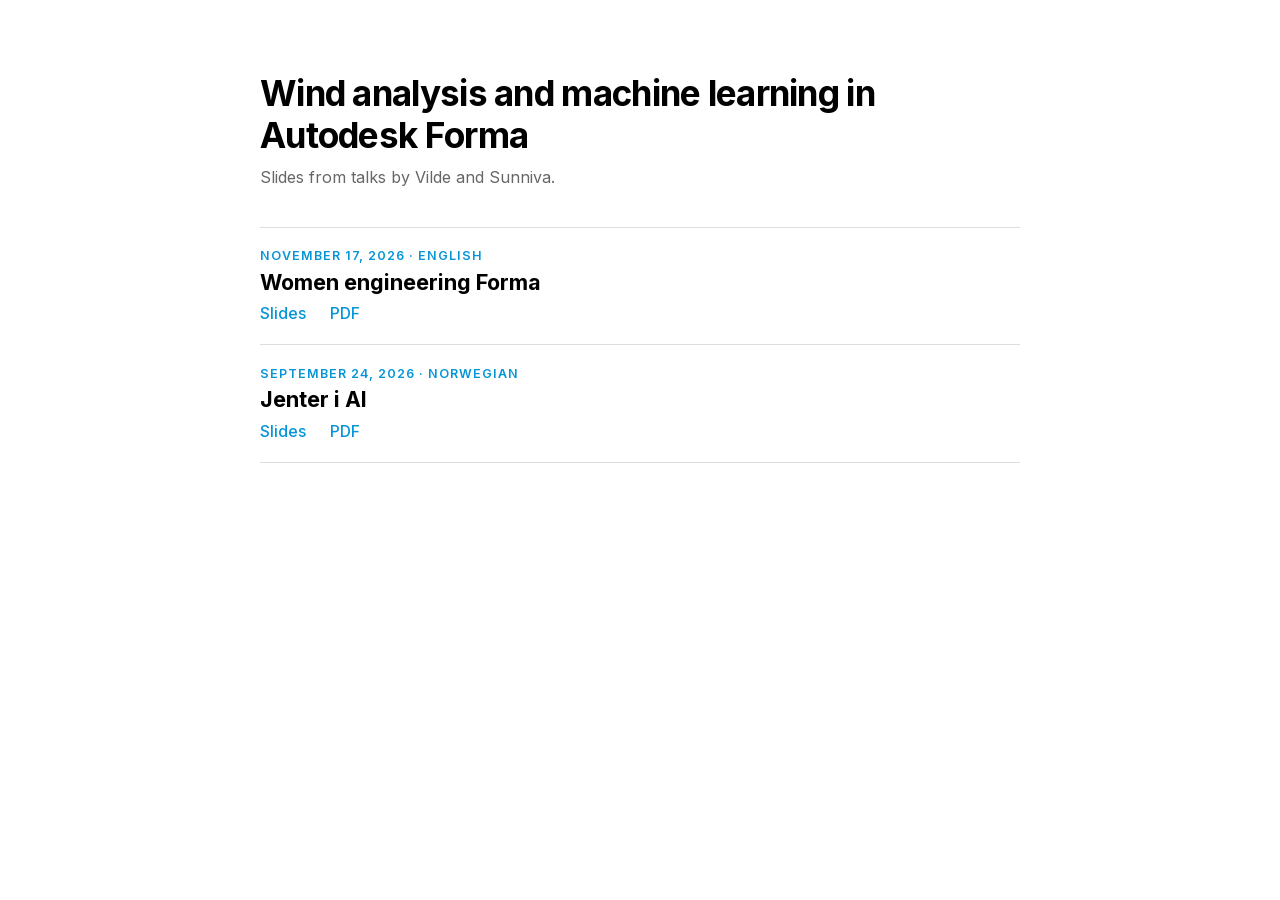
<file: index.html>
<!doctype html>
<!-- Landing page at the root of GitHub Pages. The workflow copies this file to
     _site/index.html; each talk is published in its own folder next to it. Add
     a new <li> here when a new talk folder is added to the repo. -->
<html lang="en">
<head>
  <meta charset="utf-8">
  <meta name="viewport" content="width=device-width, initial-scale=1">
  <title>Wind analysis and machine learning in Autodesk Forma</title>
  <style>
    @font-face {
      font-family: 'Inter';
      src: url('women-engineering-forma/fonts/Inter-latin.woff2') format('woff2');
      font-weight: 100 900;
    }
    :root { --ink: #000; --muted: #666; --rule: #DDD; --accent: #0696D7; }
    body {
      margin: 0;
      font-family: 'Inter', system-ui, sans-serif;
      color: var(--ink);
      background: #fff;
    }
    main { max-width: 760px; margin: 0 auto; padding: 72px 32px; }
    h1 { font-size: 2.2rem; letter-spacing: -0.02em; margin: 0 0 0.3em; }
    p.lead { color: var(--muted); margin: 0 0 2.5em; }
    ul { list-style: none; padding: 0; margin: 0; }
    li { border-top: 1px solid var(--rule); padding: 1.3em 0; }
    li:last-child { border-bottom: 1px solid var(--rule); }
    .meta {
      font-size: 0.78rem; font-weight: 600; letter-spacing: 0.08em;
      text-transform: uppercase; color: var(--accent);
    }
    h2 { font-size: 1.35rem; margin: 0.25em 0 0.4em; }
    a { color: var(--ink); }
    .links a { margin-right: 1.2em; color: var(--accent); text-decoration: none; font-weight: 500; }
    .links a:hover { text-decoration: underline; }
  </style>
</head>
<body>
<main>
  <h1>Wind analysis and machine learning in Autodesk Forma</h1>
  <p class="lead">Slides from talks by Vilde and Sunniva.</p>

  <ul>
    <li>
      <div class="meta">November 17, 2026 · English</div>
      <h2>Women engineering Forma</h2>
      <div class="links">
        <a href="women-engineering-forma/">Slides</a>
        <a href="women-engineering-forma/slides.pdf">PDF</a>
      </div>
    </li>
    <li>
      <div class="meta">September 24, 2026 · Norwegian</div>
      <h2>Jenter i AI</h2>
      <div class="links">
        <a href="jenter-i-ai/">Slides</a>
        <a href="jenter-i-ai/slides.pdf">PDF</a>
      </div>
    </li>
  </ul>
</main>
</body>
</html>
</file>
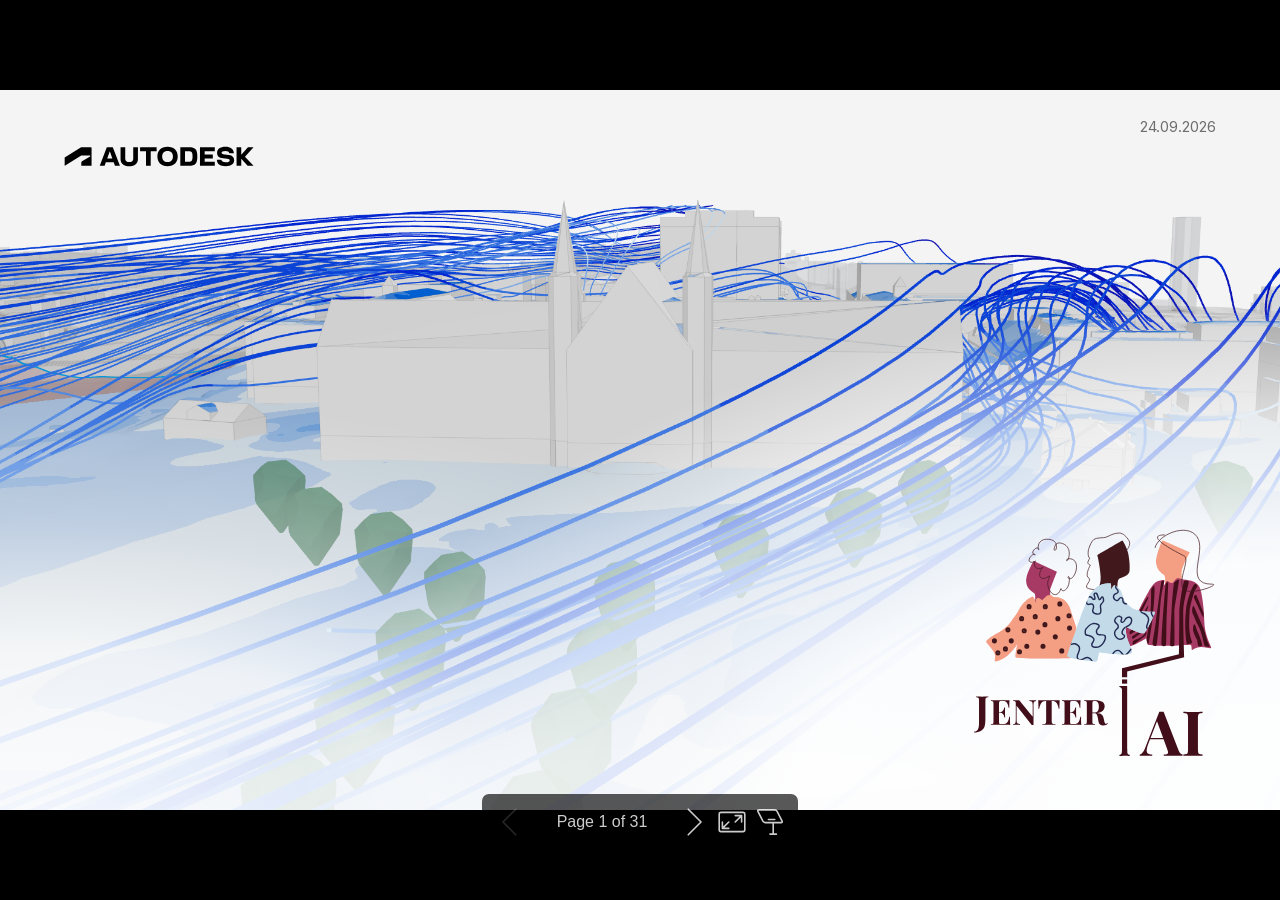
<file: jenter-i-ai/index.html>
<!DOCTYPE html><html lang="C"><head><meta charset="UTF-8"><meta name="viewport" content="width=device-width,height=device-height,initial-scale=1.0"><meta name="apple-mobile-web-app-capable" content="yes"><meta http-equiv="X-UA-Compatible" content="ie=edge"><meta property="og:type" content="website"><meta name="twitter:card" content="summary"><style>@media screen{body[data-bespoke-view=""] .bespoke-marp-parent>.bespoke-marp-osc>button,body[data-bespoke-view=next] .bespoke-marp-parent>.bespoke-marp-osc>button,body[data-bespoke-view=presenter] .bespoke-marp-presenter-container .bespoke-marp-presenter-info-container button,body[data-bespoke-view=presenter] .bespoke-marp-presenter-container .bespoke-marp-presenter-note-container button{-webkit-tap-highlight-color:transparent;-webkit-appearance:none;appearance:none;background-color:initial;border:0;color:inherit;cursor:pointer;font-size:inherit;opacity:.8;outline:none;padding:0;transition:opacity .2s linear}body[data-bespoke-view=""] .bespoke-marp-parent>.bespoke-marp-osc>button:disabled,body[data-bespoke-view=next] .bespoke-marp-parent>.bespoke-marp-osc>button:disabled,body[data-bespoke-view=presenter] .bespoke-marp-presenter-container .bespoke-marp-presenter-info-container button:disabled,body[data-bespoke-view=presenter] .bespoke-marp-presenter-container .bespoke-marp-presenter-note-container button:disabled{cursor:not-allowed;opacity:.15!important}body[data-bespoke-view=""] .bespoke-marp-parent>.bespoke-marp-osc>button:hover,body[data-bespoke-view=next] .bespoke-marp-parent>.bespoke-marp-osc>button:hover,body[data-bespoke-view=presenter] .bespoke-marp-presenter-container .bespoke-marp-presenter-info-container button:hover,body[data-bespoke-view=presenter] .bespoke-marp-presenter-container .bespoke-marp-presenter-note-container button:hover{opacity:1}body[data-bespoke-view=""] .bespoke-marp-parent>.bespoke-marp-osc>button:hover:active,body[data-bespoke-view=next] .bespoke-marp-parent>.bespoke-marp-osc>button:hover:active,body[data-bespoke-view=presenter] .bespoke-marp-presenter-container .bespoke-marp-presenter-info-container button:hover:active,body[data-bespoke-view=presenter] .bespoke-marp-presenter-container .bespoke-marp-presenter-note-container button:hover:active{opacity:.6}body[data-bespoke-view=""] .bespoke-marp-parent>.bespoke-marp-osc>button:hover:not(:disabled),body[data-bespoke-view=next] .bespoke-marp-parent>.bespoke-marp-osc>button:hover:not(:disabled),body[data-bespoke-view=presenter] .bespoke-marp-presenter-container .bespoke-marp-presenter-info-container button:hover:not(:disabled),body[data-bespoke-view=presenter] .bespoke-marp-presenter-container .bespoke-marp-presenter-note-container button:hover:not(:disabled){transition:none}body[data-bespoke-view=""] .bespoke-marp-parent>.bespoke-marp-osc>button[data-bespoke-marp-osc=prev],body[data-bespoke-view=next] .bespoke-marp-parent>.bespoke-marp-osc>button[data-bespoke-marp-osc=prev],body[data-bespoke-view=presenter] .bespoke-marp-presenter-container .bespoke-marp-presenter-info-container button.bespoke-marp-presenter-info-page-prev{background:#0000 url("[data-uri]") no-repeat 50%;background-size:contain;overflow:hidden;text-indent:100%;white-space:nowrap}body[data-bespoke-view=""] .bespoke-marp-parent>.bespoke-marp-osc>button[data-bespoke-marp-osc=next],body[data-bespoke-view=next] .bespoke-marp-parent>.bespoke-marp-osc>button[data-bespoke-marp-osc=next],body[data-bespoke-view=presenter] .bespoke-marp-presenter-container .bespoke-marp-presenter-info-container button.bespoke-marp-presenter-info-page-next{background:#0000 url("[data-uri]") no-repeat 50%;background-size:contain;overflow:hidden;text-indent:100%;white-space:nowrap}body[data-bespoke-view=""] .bespoke-marp-parent>.bespoke-marp-osc>button[data-bespoke-marp-osc=fullscreen],body[data-bespoke-view=next] .bespoke-marp-parent>.bespoke-marp-osc>button[data-bespoke-marp-osc=fullscreen]{background:#0000 url("[data-uri]") no-repeat 50%;background-size:contain;overflow:hidden;text-indent:100%;white-space:nowrap}body[data-bespoke-view=""] .bespoke-marp-parent>.bespoke-marp-osc>button.exit[data-bespoke-marp-osc=fullscreen],body[data-bespoke-view=next] .bespoke-marp-parent>.bespoke-marp-osc>button.exit[data-bespoke-marp-osc=fullscreen]{background-image:url("[data-uri]")}body[data-bespoke-view=""] .bespoke-marp-parent>.bespoke-marp-osc>button[data-bespoke-marp-osc=presenter],body[data-bespoke-view=next] .bespoke-marp-parent>.bespoke-marp-osc>button[data-bespoke-marp-osc=presenter]{background:#0000 url("[data-uri]") no-repeat 50%;background-size:contain;overflow:hidden;text-indent:100%;white-space:nowrap}body[data-bespoke-view=presenter] .bespoke-marp-presenter-container .bespoke-marp-presenter-note-container button.bespoke-marp-presenter-note-bigger{background:#0000 url("[data-uri]") no-repeat 50%;background-size:contain;overflow:hidden;text-indent:100%;white-space:nowrap}body[data-bespoke-view=presenter] .bespoke-marp-presenter-container .bespoke-marp-presenter-note-container button.bespoke-marp-presenter-note-smaller{background:#0000 url("[data-uri]") no-repeat 50%;background-size:contain;overflow:hidden;text-indent:100%;white-space:nowrap}}@keyframes __bespoke_marp_transition_reduced_outgoing__{0%{opacity:1}to{opacity:0}}@keyframes __bespoke_marp_transition_reduced_incoming__{0%{mix-blend-mode:plus-lighter;opacity:0}to{mix-blend-mode:plus-lighter;opacity:1}}.bespoke-marp-note,.bespoke-marp-osc,.bespoke-progress-parent{display:none;transition:none}@media screen{::view-transition-group(*){animation-duration:var(--marp-bespoke-transition-animation-duration,.5s);animation-timing-function:ease}::view-transition-new(*),::view-transition-old(*){animation-delay:0s;animation-direction:var(--marp-bespoke-transition-animation-direction,normal);animation-duration:var(--marp-bespoke-transition-animation-duration,.5s);animation-fill-mode:both;animation-name:var(--marp-bespoke-transition-animation-name,var(--marp-bespoke-transition-animation-name-fallback,__bespoke_marp_transition_no_animation__));mix-blend-mode:normal}::view-transition-old(*){--marp-bespoke-transition-animation-name-fallback:__bespoke_marp_transition_reduced_outgoing__;animation-timing-function:ease}::view-transition-new(*){--marp-bespoke-transition-animation-name-fallback:__bespoke_marp_transition_reduced_incoming__;animation-timing-function:ease}::view-transition-new(root),::view-transition-old(root){animation-timing-function:linear}::view-transition-new(__bespoke_marp_transition_osc__),::view-transition-old(__bespoke_marp_transition_osc__){animation-duration:0s!important;animation-name:__bespoke_marp_transition_osc__!important}::view-transition-new(__bespoke_marp_transition_osc__){opacity:0!important}.bespoke-marp-transition-warming-up::view-transition-group(*),.bespoke-marp-transition-warming-up::view-transition-new(*),.bespoke-marp-transition-warming-up::view-transition-old(*){animation-play-state:paused!important}body,html{height:100%;margin:0}body{background:#000;overflow:hidden}svg.bespoke-marp-slide{content-visibility:hidden;opacity:0;pointer-events:none;z-index:-1}svg.bespoke-marp-slide:not(.bespoke-marp-active) *{view-transition-name:none!important}svg.bespoke-marp-slide.bespoke-marp-active{content-visibility:visible;opacity:1;pointer-events:auto;z-index:0}svg.bespoke-marp-slide.bespoke-marp-active.bespoke-marp-active-ready *{animation-name:__bespoke_marp__!important}@supports not (content-visibility:hidden){svg.bespoke-marp-slide[data-bespoke-marp-load=hideable]{display:none}svg.bespoke-marp-slide[data-bespoke-marp-load=hideable].bespoke-marp-active{display:block}}}@media screen and (prefers-reduced-motion:reduce){svg.bespoke-marp-slide *{view-transition-name:none!important}}@media screen{[data-bespoke-marp-fragment=inactive]{visibility:hidden}body[data-bespoke-view=""] .bespoke-marp-parent,body[data-bespoke-view=next] .bespoke-marp-parent{inset:0;position:absolute}body[data-bespoke-view=""] .bespoke-marp-parent>.bespoke-marp-osc,body[data-bespoke-view=next] .bespoke-marp-parent>.bespoke-marp-osc{view-transition-name:__bespoke_marp_transition_osc__;background:#000000a6;border-radius:7px;bottom:50px;color:#fff;contain:paint;display:block;font-family:Helvetica,Arial,sans-serif;font-size:16px;left:50%;line-height:0;opacity:1;padding:12px;position:absolute;touch-action:manipulation;transform:translateX(-50%);transition:opacity .2s linear;-webkit-user-select:none;user-select:none;white-space:nowrap;will-change:transform;z-index:1}body[data-bespoke-view=""] .bespoke-marp-parent>.bespoke-marp-osc>*,body[data-bespoke-view=next] .bespoke-marp-parent>.bespoke-marp-osc>*{margin-left:6px}body[data-bespoke-view=""] .bespoke-marp-parent>.bespoke-marp-osc>:first-child,body[data-bespoke-view=next] .bespoke-marp-parent>.bespoke-marp-osc>:first-child{margin-left:0}body[data-bespoke-view=""] .bespoke-marp-parent>.bespoke-marp-osc>span,body[data-bespoke-view=next] .bespoke-marp-parent>.bespoke-marp-osc>span{opacity:.8}body[data-bespoke-view=""] .bespoke-marp-parent>.bespoke-marp-osc>span[data-bespoke-marp-osc=page],body[data-bespoke-view=next] .bespoke-marp-parent>.bespoke-marp-osc>span[data-bespoke-marp-osc=page]{display:inline-block;min-width:140px;text-align:center}body[data-bespoke-view=""] .bespoke-marp-parent>.bespoke-marp-osc>button[data-bespoke-marp-osc=fullscreen],body[data-bespoke-view=""] .bespoke-marp-parent>.bespoke-marp-osc>button[data-bespoke-marp-osc=next],body[data-bespoke-view=""] .bespoke-marp-parent>.bespoke-marp-osc>button[data-bespoke-marp-osc=presenter],body[data-bespoke-view=""] .bespoke-marp-parent>.bespoke-marp-osc>button[data-bespoke-marp-osc=prev],body[data-bespoke-view=next] .bespoke-marp-parent>.bespoke-marp-osc>button[data-bespoke-marp-osc=fullscreen],body[data-bespoke-view=next] .bespoke-marp-parent>.bespoke-marp-osc>button[data-bespoke-marp-osc=next],body[data-bespoke-view=next] .bespoke-marp-parent>.bespoke-marp-osc>button[data-bespoke-marp-osc=presenter],body[data-bespoke-view=next] .bespoke-marp-parent>.bespoke-marp-osc>button[data-bespoke-marp-osc=prev]{height:32px;line-height:32px;width:32px}body[data-bespoke-view=""] .bespoke-marp-parent.bespoke-marp-inactive,body[data-bespoke-view=next] .bespoke-marp-parent.bespoke-marp-inactive{cursor:none}body[data-bespoke-view=""] .bespoke-marp-parent.bespoke-marp-inactive>.bespoke-marp-osc,body[data-bespoke-view=next] .bespoke-marp-parent.bespoke-marp-inactive>.bespoke-marp-osc{opacity:0;pointer-events:none}body[data-bespoke-view=""] svg.bespoke-marp-slide,body[data-bespoke-view=next] svg.bespoke-marp-slide{height:100%;left:0;position:absolute;top:0;width:100%}body[data-bespoke-view=""] .bespoke-progress-parent{background:#222;display:flex;height:5px;width:100%}body[data-bespoke-view=""] .bespoke-progress-parent+.bespoke-marp-parent{top:5px}body[data-bespoke-view=""] .bespoke-progress-parent .bespoke-progress-bar{background:#0288d1;flex:0 0 0;transition:flex-basis .2s cubic-bezier(0,1,1,1)}body[data-bespoke-view=next]{background:#0000}body[data-bespoke-view=presenter]{background:#161616}body[data-bespoke-view=presenter] .bespoke-marp-presenter-container{display:grid;font-family:Helvetica,Arial,sans-serif;grid-template:"current dragbar next" minmax(140px,1fr) "current dragbar note" 2fr "info    dragbar note" 3em;grid-template-columns:minmax(3px,var(--bespoke-marp-presenter-split-ratio,66%)) 0 minmax(3px,1fr);height:100%;left:0;position:absolute;top:0;width:100%}body[data-bespoke-view=presenter] .bespoke-marp-presenter-container .bespoke-marp-parent{grid-area:current;overflow:hidden;position:relative}body[data-bespoke-view=presenter] .bespoke-marp-presenter-container .bespoke-marp-parent svg.bespoke-marp-slide{height:calc(100% - 40px);left:20px;pointer-events:none;position:absolute;top:20px;-webkit-user-select:none;user-select:none;width:calc(100% - 40px)}body[data-bespoke-view=presenter] .bespoke-marp-presenter-container .bespoke-marp-parent svg.bespoke-marp-slide.bespoke-marp-active{filter:drop-shadow(0 3px 10px rgba(0,0,0,.5))}body[data-bespoke-view=presenter] .bespoke-marp-presenter-container .bespoke-marp-presenter-dragbar-container{background:#0288d1;cursor:col-resize;grid-area:dragbar;margin-left:-3px;opacity:0;position:relative;transition:opacity .4s linear .1s;width:6px;z-index:10}body[data-bespoke-view=presenter] .bespoke-marp-presenter-container .bespoke-marp-presenter-dragbar-container:hover{opacity:1}body[data-bespoke-view=presenter] .bespoke-marp-presenter-container .bespoke-marp-presenter-dragbar-container.active{opacity:1;transition-delay:0s}body[data-bespoke-view=presenter] .bespoke-marp-presenter-container .bespoke-marp-presenter-next-container{background:#222;cursor:pointer;display:none;grid-area:next;overflow:hidden;position:relative}body[data-bespoke-view=presenter] .bespoke-marp-presenter-container .bespoke-marp-presenter-next-container.active{display:block}body[data-bespoke-view=presenter] .bespoke-marp-presenter-container .bespoke-marp-presenter-next-container iframe.bespoke-marp-presenter-next{background:#0000;border:0;display:block;filter:drop-shadow(0 3px 10px rgba(0,0,0,.5));height:calc(100% - 40px);left:20px;pointer-events:none;position:absolute;top:20px;-webkit-user-select:none;user-select:none;width:calc(100% - 40px)}body[data-bespoke-view=presenter] .bespoke-marp-presenter-container .bespoke-marp-presenter-note-container{background:#222;color:#eee;grid-area:note;position:relative;z-index:1}body[data-bespoke-view=presenter] .bespoke-marp-presenter-container .bespoke-marp-presenter-note-container button{height:1.5em;line-height:1.5em;width:1.5em}body[data-bespoke-view=presenter] .bespoke-marp-presenter-container .bespoke-marp-presenter-note-container .bespoke-marp-presenter-note-wrapper{display:block;inset:0;position:absolute}body[data-bespoke-view=presenter] .bespoke-marp-presenter-container .bespoke-marp-presenter-note-container .bespoke-marp-presenter-note-buttons{background:#000000a6;border-radius:4px;bottom:0;display:flex;gap:4px;margin:12px;opacity:0;padding:6px;pointer-events:none;position:absolute;right:0;transition:opacity .2s linear}body[data-bespoke-view=presenter] .bespoke-marp-presenter-container .bespoke-marp-presenter-note-container .bespoke-marp-presenter-note-buttons:focus-within,body[data-bespoke-view=presenter] .bespoke-marp-presenter-container .bespoke-marp-presenter-note-container .bespoke-marp-presenter-note-wrapper:focus-within+.bespoke-marp-presenter-note-buttons,body[data-bespoke-view=presenter] .bespoke-marp-presenter-container .bespoke-marp-presenter-note-container:hover .bespoke-marp-presenter-note-buttons{opacity:1;pointer-events:auto}body[data-bespoke-view=presenter] .bespoke-marp-presenter-container .bespoke-marp-presenter-note-container .bespoke-marp-note{word-wrap:break-word;box-sizing:border-box;font-size:calc(1.1em*var(--bespoke-marp-note-font-scale, 1));height:calc(100% - 40px);margin:20px;overflow:auto;padding-right:3px;scrollbar-color:#eeeeee80 #0000;scrollbar-width:thin;white-space:pre-wrap;width:calc(100% - 40px)}body[data-bespoke-view=presenter] .bespoke-marp-presenter-container .bespoke-marp-presenter-note-container .bespoke-marp-note::-webkit-scrollbar{width:6px}body[data-bespoke-view=presenter] .bespoke-marp-presenter-container .bespoke-marp-presenter-note-container .bespoke-marp-note::-webkit-scrollbar-track{background:#0000}body[data-bespoke-view=presenter] .bespoke-marp-presenter-container .bespoke-marp-presenter-note-container .bespoke-marp-note::-webkit-scrollbar-thumb{background:#eeeeee80;border-radius:6px}body[data-bespoke-view=presenter] .bespoke-marp-presenter-container .bespoke-marp-presenter-note-container .bespoke-marp-note:empty{pointer-events:none}body[data-bespoke-view=presenter] .bespoke-marp-presenter-container .bespoke-marp-presenter-note-container .bespoke-marp-note.active{display:block}body[data-bespoke-view=presenter] .bespoke-marp-presenter-container .bespoke-marp-presenter-note-container .bespoke-marp-note p:first-child{margin-top:0}body[data-bespoke-view=presenter] .bespoke-marp-presenter-container .bespoke-marp-presenter-note-container .bespoke-marp-note p:last-child{margin-bottom:0}body[data-bespoke-view=presenter] .bespoke-marp-presenter-container .bespoke-marp-presenter-info-container{align-items:center;box-sizing:border-box;color:#eee;display:flex;flex-wrap:nowrap;grid-area:info;justify-content:center;overflow:hidden;padding:0 10px}body[data-bespoke-view=presenter] .bespoke-marp-presenter-container .bespoke-marp-presenter-info-container .bespoke-marp-presenter-info-page,body[data-bespoke-view=presenter] .bespoke-marp-presenter-container .bespoke-marp-presenter-info-container .bespoke-marp-presenter-info-time,body[data-bespoke-view=presenter] .bespoke-marp-presenter-container .bespoke-marp-presenter-info-container .bespoke-marp-presenter-info-timer{box-sizing:border-box;display:block;padding:0 10px;white-space:nowrap;width:100%}body[data-bespoke-view=presenter] .bespoke-marp-presenter-container .bespoke-marp-presenter-info-container button{height:1.5em;line-height:1.5em;width:1.5em}body[data-bespoke-view=presenter] .bespoke-marp-presenter-container .bespoke-marp-presenter-info-container .bespoke-marp-presenter-info-page{order:2;text-align:center}body[data-bespoke-view=presenter] .bespoke-marp-presenter-container .bespoke-marp-presenter-info-container .bespoke-marp-presenter-info-page .bespoke-marp-presenter-info-page-text{display:inline-block;min-width:120px;text-align:center}body[data-bespoke-view=presenter] .bespoke-marp-presenter-container .bespoke-marp-presenter-info-container .bespoke-marp-presenter-info-time{color:#999;order:1;text-align:left}body[data-bespoke-view=presenter] .bespoke-marp-presenter-container .bespoke-marp-presenter-info-container .bespoke-marp-presenter-info-timer{color:#999;order:3;text-align:right}body[data-bespoke-view=presenter] .bespoke-marp-presenter-container .bespoke-marp-presenter-info-container .bespoke-marp-presenter-info-timer:hover{cursor:pointer}}@media print{.bespoke-marp-presenter-info-container,.bespoke-marp-presenter-next-container,.bespoke-marp-presenter-note-container{display:none}}</style><style>div#\:\$p>svg>foreignObject>section{width:1280px;height:720px;box-sizing:border-box;overflow:hidden;position:relative;scroll-snap-align:center center}div#\:\$p>svg>foreignObject>section:after{bottom:0;content:attr(data-marpit-pagination);padding:inherit;pointer-events:none;position:absolute;right:0}div#\:\$p>svg>foreignObject>section:not([data-marpit-pagination]):after{display:none}/* Normalization */div#\:\$p>svg>foreignObject>section :is(h1,marp-h1){font-size:2em;margin:0.67em 0}div#\:\$p>svg>foreignObject>section video::-webkit-media-controls{will-change:transform}@page{size:1280px 720px;margin:0}@media print{body,html{background-color:#fff;margin:0;page-break-inside:avoid;break-inside:avoid-page}div#\:\$p>svg>foreignObject>section{page-break-before:always;break-before:page}div#\:\$p>svg>foreignObject>section,div#\:\$p>svg>foreignObject>section *{-webkit-print-color-adjust:exact!important;animation-delay:0s!important;animation-duration:0s!important;color-adjust:exact!important;transition:none!important}div#\:\$p>svg[data-marpit-svg]{display:block;height:100vh;width:100vw}}
/*!
 * Marp default theme.
 *
 * @theme default
 * @author Yuki Hattori
 *
 * @auto-scaling true
 * @size 16:9 1280px 720px
 * @size 4:3 960px 720px
 */div#\:\$p>svg>foreignObject>section{--color-prettylights-syntax-comment:#6e7781;--color-prettylights-syntax-constant:#0550ae;--color-prettylights-syntax-entity:#8250df;--color-prettylights-syntax-storage-modifier-import:#24292f;--color-prettylights-syntax-entity-tag:#116329;--color-prettylights-syntax-keyword:#cf222e;--color-prettylights-syntax-string:#0a3069;--color-prettylights-syntax-variable:#953800;--color-prettylights-syntax-brackethighlighter-unmatched:#82071e;--color-prettylights-syntax-invalid-illegal-text:#f6f8fa;--color-prettylights-syntax-invalid-illegal-bg:#82071e;--color-prettylights-syntax-carriage-return-text:#f6f8fa;--color-prettylights-syntax-carriage-return-bg:#cf222e;--color-prettylights-syntax-string-regexp:#116329;--color-prettylights-syntax-markup-list:#3b2300;--color-prettylights-syntax-markup-heading:#0550ae;--color-prettylights-syntax-markup-italic:#24292f;--color-prettylights-syntax-markup-bold:#24292f;--color-prettylights-syntax-markup-deleted-text:#82071e;--color-prettylights-syntax-markup-deleted-bg:#ffebe9;--color-prettylights-syntax-markup-inserted-text:#116329;--color-prettylights-syntax-markup-inserted-bg:#dafbe1;--color-prettylights-syntax-markup-changed-text:#953800;--color-prettylights-syntax-markup-changed-bg:#ffd8b5;--color-prettylights-syntax-markup-ignored-text:#eaeef2;--color-prettylights-syntax-markup-ignored-bg:#0550ae;--color-prettylights-syntax-meta-diff-range:#8250df;--color-prettylights-syntax-brackethighlighter-angle:#57606a;--color-prettylights-syntax-sublimelinter-gutter-mark:#8c959f;--color-prettylights-syntax-constant-other-reference-link:#0a3069;--color-fg-default:#24292f;--color-fg-muted:#57606a;--color-fg-subtle:#6e7781;--color-canvas-default:#fff;--color-canvas-subtle:#f6f8fa;--color-border-default:#d0d7de;--color-border-muted:#d8dee4;--color-neutral-muted:rgba(175,184,193,.2);--color-accent-fg:#0969da;--color-accent-emphasis:#0969da;--color-attention-subtle:#fff8c5;--color-danger-fg:#cf222e;color-scheme:light}div#\:\$p>svg>foreignObject>section:where(.invert){--color-prettylights-syntax-comment:#8b949e;--color-prettylights-syntax-constant:#79c0ff;--color-prettylights-syntax-entity:#d2a8ff;--color-prettylights-syntax-storage-modifier-import:#c9d1d9;--color-prettylights-syntax-entity-tag:#7ee787;--color-prettylights-syntax-keyword:#ff7b72;--color-prettylights-syntax-string:#a5d6ff;--color-prettylights-syntax-variable:#ffa657;--color-prettylights-syntax-brackethighlighter-unmatched:#f85149;--color-prettylights-syntax-invalid-illegal-text:#f0f6fc;--color-prettylights-syntax-invalid-illegal-bg:#8e1519;--color-prettylights-syntax-carriage-return-text:#f0f6fc;--color-prettylights-syntax-carriage-return-bg:#b62324;--color-prettylights-syntax-string-regexp:#7ee787;--color-prettylights-syntax-markup-list:#f2cc60;--color-prettylights-syntax-markup-heading:#1f6feb;--color-prettylights-syntax-markup-italic:#c9d1d9;--color-prettylights-syntax-markup-bold:#c9d1d9;--color-prettylights-syntax-markup-deleted-text:#ffdcd7;--color-prettylights-syntax-markup-deleted-bg:#67060c;--color-prettylights-syntax-markup-inserted-text:#aff5b4;--color-prettylights-syntax-markup-inserted-bg:#033a16;--color-prettylights-syntax-markup-changed-text:#ffdfb6;--color-prettylights-syntax-markup-changed-bg:#5a1e02;--color-prettylights-syntax-markup-ignored-text:#c9d1d9;--color-prettylights-syntax-markup-ignored-bg:#1158c7;--color-prettylights-syntax-meta-diff-range:#d2a8ff;--color-prettylights-syntax-brackethighlighter-angle:#8b949e;--color-prettylights-syntax-sublimelinter-gutter-mark:#484f58;--color-prettylights-syntax-constant-other-reference-link:#a5d6ff;--color-fg-default:#c9d1d9;--color-fg-muted:#8b949e;--color-fg-subtle:#6e7681;--color-canvas-default:#0d1117;--color-canvas-subtle:#161b22;--color-border-default:#30363d;--color-border-muted:#21262d;--color-neutral-muted:hsla(215,8%,47%,.4);--color-accent-fg:#58a6ff;--color-accent-emphasis:#1f6feb;--color-attention-subtle:rgba(187,128,9,.15);--color-danger-fg:#f85149;color-scheme:dark}div#\:\$p>svg>foreignObject>section{-ms-text-size-adjust:100%;-webkit-text-size-adjust:100%;word-wrap:break-word;background-color:var(--color-canvas-default);color:var(--color-fg-default);font-family:-apple-system,BlinkMacSystemFont,Segoe UI,Noto Sans,Helvetica,Arial,sans-serif,Apple Color Emoji,Segoe UI Emoji;font-size:16px;line-height:1.5;margin:0}div#\:\$p>svg>foreignObject>section{--marpit-root-font-size:16px}div#\:\$p>svg>foreignObject>section :is(h1,marp-h1):hover .anchor .octicon-link:before,div#\:\$p>svg>foreignObject>section :is(h2,marp-h2):hover .anchor .octicon-link:before,div#\:\$p>svg>foreignObject>section :is(h3,marp-h3):hover .anchor .octicon-link:before,div#\:\$p>svg>foreignObject>section :is(h4,marp-h4):hover .anchor .octicon-link:before,div#\:\$p>svg>foreignObject>section :is(h5,marp-h5):hover .anchor .octicon-link:before,div#\:\$p>svg>foreignObject>section :is(h6,marp-h6):hover .anchor .octicon-link:before{background-color:currentColor;content:" ";display:inline-block;height:16px;-webkit-mask-image:url('data:image/svg+xml;charset=utf-8,<svg xmlns="http://www.w3.org/2000/svg" aria-hidden="true" viewBox="0 0 16 16"><path fill-rule="evenodd" d="M7.775 3.275a.75.75 0 0 0 1.06 1.06l1.25-1.25a2 2 0 1 1 2.83 2.83l-2.5 2.5a2 2 0 0 1-2.83 0 .75.75 0 0 0-1.06 1.06 3.5 3.5 0 0 0 4.95 0l2.5-2.5a3.5 3.5 0 0 0-4.95-4.95l-1.25 1.25zm-4.69 9.64a2 2 0 0 1 0-2.83l2.5-2.5a2 2 0 0 1 2.83 0 .75.75 0 0 0 1.06-1.06 3.5 3.5 0 0 0-4.95 0l-2.5 2.5a3.5 3.5 0 0 0 4.95 4.95l1.25-1.25a.75.75 0 0 0-1.06-1.06l-1.25 1.25a2 2 0 0 1-2.83 0z"/></svg>');mask-image:url('data:image/svg+xml;charset=utf-8,<svg xmlns="http://www.w3.org/2000/svg" aria-hidden="true" viewBox="0 0 16 16"><path fill-rule="evenodd" d="M7.775 3.275a.75.75 0 0 0 1.06 1.06l1.25-1.25a2 2 0 1 1 2.83 2.83l-2.5 2.5a2 2 0 0 1-2.83 0 .75.75 0 0 0-1.06 1.06 3.5 3.5 0 0 0 4.95 0l2.5-2.5a3.5 3.5 0 0 0-4.95-4.95l-1.25 1.25zm-4.69 9.64a2 2 0 0 1 0-2.83l2.5-2.5a2 2 0 0 1 2.83 0 .75.75 0 0 0 1.06-1.06 3.5 3.5 0 0 0-4.95 0l-2.5 2.5a3.5 3.5 0 0 0 4.95 4.95l1.25-1.25a.75.75 0 0 0-1.06-1.06l-1.25 1.25a2 2 0 0 1-2.83 0z"/></svg>');width:16px}div#\:\$p>svg>foreignObject>section details,div#\:\$p>svg>foreignObject>section figcaption,div#\:\$p>svg>foreignObject>section figure{display:block}div#\:\$p>svg>foreignObject>section summary{display:list-item}div#\:\$p>svg>foreignObject>section [hidden]{display:none!important}div#\:\$p>svg>foreignObject>section a{background-color:transparent;color:var(--color-accent-fg);text-decoration:none}div#\:\$p>svg>foreignObject>section abbr[title]{border-bottom:none;-webkit-text-decoration:underline dotted;text-decoration:underline dotted}div#\:\$p>svg>foreignObject>section b,div#\:\$p>svg>foreignObject>section strong{font-weight:var(--base-text-weight-semibold,600)}div#\:\$p>svg>foreignObject>section dfn{font-style:italic}div#\:\$p>svg>foreignObject>section :is(h1,marp-h1){border-bottom:1px solid var(--color-border-muted);font-size:2em;font-weight:var(--base-text-weight-semibold,600);margin:.67em 0;padding-bottom:.3em}div#\:\$p>svg>foreignObject>section mark{background-color:var(--color-attention-subtle);color:var(--color-fg-default)}div#\:\$p>svg>foreignObject>section small{font-size:90%}div#\:\$p>svg>foreignObject>section sub,div#\:\$p>svg>foreignObject>section sup{font-size:75%;line-height:0;position:relative;vertical-align:baseline}div#\:\$p>svg>foreignObject>section sub{bottom:-.25em}div#\:\$p>svg>foreignObject>section sup{top:-.5em}div#\:\$p>svg>foreignObject>section img{background-color:var(--color-canvas-default);border-style:none;box-sizing:content-box;max-width:100%}div#\:\$p>svg>foreignObject>section :is(pre,marp-pre),div#\:\$p>svg>foreignObject>section code,div#\:\$p>svg>foreignObject>section kbd,div#\:\$p>svg>foreignObject>section samp{font-family:monospace;font-size:1em}div#\:\$p>svg>foreignObject>section figure{margin:1em 40px}div#\:\$p>svg>foreignObject>section hr{background:transparent;background-color:var(--color-border-default);border:0;box-sizing:content-box;height:.25em;margin:24px 0;overflow:hidden;padding:0}div#\:\$p>svg>foreignObject>section input{font:inherit;font-family:inherit;font-size:inherit;line-height:inherit;margin:0;overflow:visible}div#\:\$p>svg>foreignObject>section [type=button],div#\:\$p>svg>foreignObject>section [type=reset],div#\:\$p>svg>foreignObject>section [type=submit]{-webkit-appearance:button}div#\:\$p>svg>foreignObject>section [type=checkbox],div#\:\$p>svg>foreignObject>section [type=radio]{box-sizing:border-box;padding:0}div#\:\$p>svg>foreignObject>section [type=number]::-webkit-inner-spin-button,div#\:\$p>svg>foreignObject>section [type=number]::-webkit-outer-spin-button{height:auto}div#\:\$p>svg>foreignObject>section [type=search]::-webkit-search-cancel-button,div#\:\$p>svg>foreignObject>section [type=search]::-webkit-search-decoration{-webkit-appearance:none}div#\:\$p>svg>foreignObject>section ::-webkit-input-placeholder{color:inherit;opacity:.54}div#\:\$p>svg>foreignObject>section ::-webkit-file-upload-button{-webkit-appearance:button;font:inherit}div#\:\$p>svg>foreignObject>section a:hover{text-decoration:underline}div#\:\$p>svg>foreignObject>section ::-moz-placeholder{color:var(--color-fg-subtle);opacity:1}div#\:\$p>svg>foreignObject>section ::placeholder{color:var(--color-fg-subtle);opacity:1}div#\:\$p>svg>foreignObject>section hr:after,div#\:\$p>svg>foreignObject>section hr:before{content:"";display:table}div#\:\$p>svg>foreignObject>section hr:after{clear:both}div#\:\$p>svg>foreignObject>section table{border-collapse:collapse;border-spacing:0;display:block;max-width:100%;overflow:auto;width:-moz-max-content;width:max-content}div#\:\$p>svg>foreignObject>section td,div#\:\$p>svg>foreignObject>section th{padding:0}div#\:\$p>svg>foreignObject>section details summary{cursor:pointer}div#\:\$p>svg>foreignObject>section details:not([open])>:not(summary){display:none!important}div#\:\$p>svg>foreignObject>section [role=button]:focus,div#\:\$p>svg>foreignObject>section a:focus,div#\:\$p>svg>foreignObject>section input[type=checkbox]:focus,div#\:\$p>svg>foreignObject>section input[type=radio]:focus{box-shadow:none;outline:2px solid var(--color-accent-fg);outline-offset:-2px}div#\:\$p>svg>foreignObject>section [role=button]:focus:not(:focus-visible),div#\:\$p>svg>foreignObject>section a:focus:not(:focus-visible),div#\:\$p>svg>foreignObject>section input[type=checkbox]:focus:not(:focus-visible),div#\:\$p>svg>foreignObject>section input[type=radio]:focus:not(:focus-visible){outline:1px solid transparent}div#\:\$p>svg>foreignObject>section [role=button]:focus-visible,div#\:\$p>svg>foreignObject>section a:focus-visible,div#\:\$p>svg>foreignObject>section input[type=checkbox]:focus-visible,div#\:\$p>svg>foreignObject>section input[type=radio]:focus-visible{box-shadow:none;outline:2px solid var(--color-accent-fg);outline-offset:-2px}div#\:\$p>svg>foreignObject>section a:not([class]):focus,div#\:\$p>svg>foreignObject>section a:not([class]):focus-visible,div#\:\$p>svg>foreignObject>section input[type=checkbox]:focus,div#\:\$p>svg>foreignObject>section input[type=checkbox]:focus-visible,div#\:\$p>svg>foreignObject>section input[type=radio]:focus,div#\:\$p>svg>foreignObject>section input[type=radio]:focus-visible{outline-offset:0}div#\:\$p>svg>foreignObject>section kbd{background-color:var(--color-canvas-subtle);border-bottom-color:var(--color-neutral-muted);border:1px solid var(--color-neutral-muted);border-radius:6px;box-shadow:inset 0 -1px 0 var(--color-neutral-muted);color:var(--color-fg-default);display:inline-block;font:11px ui-monospace,SFMono-Regular,SF Mono,Menlo,Consolas,Liberation Mono,monospace;line-height:10px;padding:3px 5px;vertical-align:middle}div#\:\$p>svg>foreignObject>section :is(h1,marp-h1),div#\:\$p>svg>foreignObject>section :is(h2,marp-h2),div#\:\$p>svg>foreignObject>section :is(h3,marp-h3),div#\:\$p>svg>foreignObject>section :is(h4,marp-h4),div#\:\$p>svg>foreignObject>section :is(h5,marp-h5),div#\:\$p>svg>foreignObject>section :is(h6,marp-h6){font-weight:var(--base-text-weight-semibold,600);line-height:1.25;margin-bottom:16px;margin-top:24px}div#\:\$p>svg>foreignObject>section :is(h2,marp-h2){border-bottom:1px solid var(--color-border-muted);font-size:1.5em;padding-bottom:.3em}div#\:\$p>svg>foreignObject>section :is(h2,marp-h2),div#\:\$p>svg>foreignObject>section :is(h3,marp-h3){font-weight:var(--base-text-weight-semibold,600)}div#\:\$p>svg>foreignObject>section :is(h3,marp-h3){font-size:1.25em}div#\:\$p>svg>foreignObject>section :is(h4,marp-h4){font-size:1em}div#\:\$p>svg>foreignObject>section :is(h4,marp-h4),div#\:\$p>svg>foreignObject>section :is(h5,marp-h5){font-weight:var(--base-text-weight-semibold,600)}div#\:\$p>svg>foreignObject>section :is(h5,marp-h5){font-size:.875em}div#\:\$p>svg>foreignObject>section :is(h6,marp-h6){color:var(--color-fg-muted);font-size:.85em;font-weight:var(--base-text-weight-semibold,600)}div#\:\$p>svg>foreignObject>section p{margin-bottom:10px;margin-top:0}div#\:\$p>svg>foreignObject>section blockquote{border-left:.25em solid var(--color-border-default);color:var(--color-fg-muted);margin:0;padding:0 1em}div#\:\$p>svg>foreignObject>section ol,div#\:\$p>svg>foreignObject>section ul{margin-bottom:0;margin-top:0;padding-left:2em}div#\:\$p>svg>foreignObject>section ol ol,div#\:\$p>svg>foreignObject>section ul ol{list-style-type:lower-roman}div#\:\$p>svg>foreignObject>section ol ol ol,div#\:\$p>svg>foreignObject>section ol ul ol,div#\:\$p>svg>foreignObject>section ul ol ol,div#\:\$p>svg>foreignObject>section ul ul ol{list-style-type:lower-alpha}div#\:\$p>svg>foreignObject>section dd{margin-left:0}div#\:\$p>svg>foreignObject>section :is(pre,marp-pre),div#\:\$p>svg>foreignObject>section code,div#\:\$p>svg>foreignObject>section samp,div#\:\$p>svg>foreignObject>section tt{font-family:ui-monospace,SFMono-Regular,SF Mono,Menlo,Consolas,Liberation Mono,monospace;font-size:12px}div#\:\$p>svg>foreignObject>section :is(pre,marp-pre){word-wrap:normal;margin-bottom:0;margin-top:0}div#\:\$p>svg>foreignObject>section .octicon{fill:currentColor;display:inline-block;overflow:visible!important;vertical-align:text-bottom}div#\:\$p>svg>foreignObject>section input::-webkit-inner-spin-button,div#\:\$p>svg>foreignObject>section input::-webkit-outer-spin-button{-webkit-appearance:none;appearance:none;margin:0}div#\:\$p>svg>foreignObject>section:after,div#\:\$p>svg>foreignObject>section:before{
  /* content:""; */display:table}div#\:\$p>svg>foreignObject>section:after{clear:both}div#\:\$p>svg>foreignObject>section>:first-child{margin-top:0!important}div#\:\$p>svg>foreignObject>section>:last-child{margin-bottom:0!important}div#\:\$p>svg>foreignObject>section a:not([href]){color:inherit;text-decoration:none}div#\:\$p>svg>foreignObject>section .absent{color:var(--color-danger-fg)}div#\:\$p>svg>foreignObject>section .anchor{float:left;line-height:1;margin-left:-20px;padding-right:4px}div#\:\$p>svg>foreignObject>section .anchor:focus{outline:none}div#\:\$p>svg>foreignObject>section :is(pre,marp-pre),div#\:\$p>svg>foreignObject>section blockquote,div#\:\$p>svg>foreignObject>section details,div#\:\$p>svg>foreignObject>section dl,div#\:\$p>svg>foreignObject>section ol,div#\:\$p>svg>foreignObject>section p,div#\:\$p>svg>foreignObject>section table,div#\:\$p>svg>foreignObject>section ul{margin-bottom:16px;margin-top:0}div#\:\$p>svg>foreignObject>section blockquote>:first-child{margin-top:0}div#\:\$p>svg>foreignObject>section blockquote>:last-child{margin-bottom:0}div#\:\$p>svg>foreignObject>section :is(h1,marp-h1) .octicon-link,div#\:\$p>svg>foreignObject>section :is(h2,marp-h2) .octicon-link,div#\:\$p>svg>foreignObject>section :is(h3,marp-h3) .octicon-link,div#\:\$p>svg>foreignObject>section :is(h4,marp-h4) .octicon-link,div#\:\$p>svg>foreignObject>section :is(h5,marp-h5) .octicon-link,div#\:\$p>svg>foreignObject>section :is(h6,marp-h6) .octicon-link{color:var(--color-fg-default);vertical-align:middle;visibility:hidden}div#\:\$p>svg>foreignObject>section :is(h1,marp-h1):hover .anchor,div#\:\$p>svg>foreignObject>section :is(h2,marp-h2):hover .anchor,div#\:\$p>svg>foreignObject>section :is(h3,marp-h3):hover .anchor,div#\:\$p>svg>foreignObject>section :is(h4,marp-h4):hover .anchor,div#\:\$p>svg>foreignObject>section :is(h5,marp-h5):hover .anchor,div#\:\$p>svg>foreignObject>section :is(h6,marp-h6):hover .anchor{text-decoration:none}div#\:\$p>svg>foreignObject>section :is(h1,marp-h1):hover .anchor .octicon-link,div#\:\$p>svg>foreignObject>section :is(h2,marp-h2):hover .anchor .octicon-link,div#\:\$p>svg>foreignObject>section :is(h3,marp-h3):hover .anchor .octicon-link,div#\:\$p>svg>foreignObject>section :is(h4,marp-h4):hover .anchor .octicon-link,div#\:\$p>svg>foreignObject>section :is(h5,marp-h5):hover .anchor .octicon-link,div#\:\$p>svg>foreignObject>section :is(h6,marp-h6):hover .anchor .octicon-link{visibility:visible}div#\:\$p>svg>foreignObject>section :is(h1,marp-h1) code,div#\:\$p>svg>foreignObject>section :is(h1,marp-h1) tt,div#\:\$p>svg>foreignObject>section :is(h2,marp-h2) code,div#\:\$p>svg>foreignObject>section :is(h2,marp-h2) tt,div#\:\$p>svg>foreignObject>section :is(h3,marp-h3) code,div#\:\$p>svg>foreignObject>section :is(h3,marp-h3) tt,div#\:\$p>svg>foreignObject>section :is(h4,marp-h4) code,div#\:\$p>svg>foreignObject>section :is(h4,marp-h4) tt,div#\:\$p>svg>foreignObject>section :is(h5,marp-h5) code,div#\:\$p>svg>foreignObject>section :is(h5,marp-h5) tt,div#\:\$p>svg>foreignObject>section :is(h6,marp-h6) code,div#\:\$p>svg>foreignObject>section :is(h6,marp-h6) tt{font-size:inherit;padding:0 .2em}div#\:\$p>svg>foreignObject>section summary :is(h1,marp-h1),div#\:\$p>svg>foreignObject>section summary :is(h2,marp-h2),div#\:\$p>svg>foreignObject>section summary :is(h3,marp-h3),div#\:\$p>svg>foreignObject>section summary :is(h4,marp-h4),div#\:\$p>svg>foreignObject>section summary :is(h5,marp-h5),div#\:\$p>svg>foreignObject>section summary :is(h6,marp-h6){display:inline-block}div#\:\$p>svg>foreignObject>section summary :is(h1,marp-h1) .anchor,div#\:\$p>svg>foreignObject>section summary :is(h2,marp-h2) .anchor,div#\:\$p>svg>foreignObject>section summary :is(h3,marp-h3) .anchor,div#\:\$p>svg>foreignObject>section summary :is(h4,marp-h4) .anchor,div#\:\$p>svg>foreignObject>section summary :is(h5,marp-h5) .anchor,div#\:\$p>svg>foreignObject>section summary :is(h6,marp-h6) .anchor{margin-left:-40px}div#\:\$p>svg>foreignObject>section summary :is(h1,marp-h1),div#\:\$p>svg>foreignObject>section summary :is(h2,marp-h2){border-bottom:0;padding-bottom:0}div#\:\$p>svg>foreignObject>section ol.no-list,div#\:\$p>svg>foreignObject>section ul.no-list{list-style-type:none;padding:0}div#\:\$p>svg>foreignObject>section ol[type=a]{list-style-type:lower-alpha}div#\:\$p>svg>foreignObject>section ol[type=A]{list-style-type:upper-alpha}div#\:\$p>svg>foreignObject>section ol[type=i]{list-style-type:lower-roman}div#\:\$p>svg>foreignObject>section ol[type=I]{list-style-type:upper-roman}div#\:\$p>svg>foreignObject>section div>ol:not([type]),div#\:\$p>svg>foreignObject>section ol[type="1"]{list-style-type:decimal}div#\:\$p>svg>foreignObject>section ol ol,div#\:\$p>svg>foreignObject>section ol ul,div#\:\$p>svg>foreignObject>section ul ol,div#\:\$p>svg>foreignObject>section ul ul{margin-bottom:0;margin-top:0}div#\:\$p>svg>foreignObject>section li>p{margin-top:16px}div#\:\$p>svg>foreignObject>section li+li{margin-top:.25em}div#\:\$p>svg>foreignObject>section dl{padding:0}div#\:\$p>svg>foreignObject>section dl dt{font-size:1em;font-style:italic;font-weight:var(--base-text-weight-semibold,600);margin-top:16px;padding:0}div#\:\$p>svg>foreignObject>section dl dd{margin-bottom:16px;padding:0 16px}div#\:\$p>svg>foreignObject>section table th{font-weight:var(--base-text-weight-semibold,600)}div#\:\$p>svg>foreignObject>section table td,div#\:\$p>svg>foreignObject>section table th{border:1px solid var(--color-border-default);padding:6px 13px}div#\:\$p>svg>foreignObject>section table tr{background-color:var(--color-canvas-default);border-top:1px solid var(--color-border-muted)}div#\:\$p>svg>foreignObject>section table tr:nth-child(2n){background-color:var(--color-canvas-subtle)}div#\:\$p>svg>foreignObject>section table img{background-color:transparent}div#\:\$p>svg>foreignObject>section img[align=right]{padding-left:20px}div#\:\$p>svg>foreignObject>section img[align=left]{padding-right:20px}div#\:\$p>svg>foreignObject>section .emoji{background-color:transparent;max-width:none;vertical-align:text-top}div#\:\$p>svg>foreignObject>section :is(span,marp-span).frame,div#\:\$p>svg>foreignObject>section :is(span,marp-span).frame>:is(span,marp-span){display:block;overflow:hidden}div#\:\$p>svg>foreignObject>section :is(span,marp-span).frame>:is(span,marp-span){border:1px solid var(--color-border-default);float:left;margin:13px 0 0;padding:7px;width:auto}div#\:\$p>svg>foreignObject>section :is(span,marp-span).frame :is(span,marp-span) img{display:block;float:left}div#\:\$p>svg>foreignObject>section :is(span,marp-span).frame :is(span,marp-span) :is(span,marp-span){clear:both;color:var(--color-fg-default);display:block;padding:5px 0 0}div#\:\$p>svg>foreignObject>section :is(span,marp-span).align-center{clear:both;display:block;overflow:hidden}div#\:\$p>svg>foreignObject>section :is(span,marp-span).align-center>:is(span,marp-span){display:block;margin:13px auto 0;overflow:hidden;text-align:center}div#\:\$p>svg>foreignObject>section :is(span,marp-span).align-center :is(span,marp-span) img{margin:0 auto;text-align:center}div#\:\$p>svg>foreignObject>section :is(span,marp-span).align-right{clear:both;display:block;overflow:hidden}div#\:\$p>svg>foreignObject>section :is(span,marp-span).align-right>:is(span,marp-span){display:block;margin:13px 0 0;overflow:hidden;text-align:right}div#\:\$p>svg>foreignObject>section :is(span,marp-span).align-right :is(span,marp-span) img{margin:0;text-align:right}div#\:\$p>svg>foreignObject>section :is(span,marp-span).float-left{display:block;float:left;margin-right:13px;overflow:hidden}div#\:\$p>svg>foreignObject>section :is(span,marp-span).float-left :is(span,marp-span){margin:13px 0 0}div#\:\$p>svg>foreignObject>section :is(span,marp-span).float-right{display:block;float:right;margin-left:13px;overflow:hidden}div#\:\$p>svg>foreignObject>section :is(span,marp-span).float-right>:is(span,marp-span){display:block;margin:13px auto 0;overflow:hidden;text-align:right}div#\:\$p>svg>foreignObject>section code,div#\:\$p>svg>foreignObject>section tt{background-color:var(--color-neutral-muted);border-radius:6px;font-size:85%;margin:0;padding:.2em .4em;white-space:break-spaces}div#\:\$p>svg>foreignObject>section code br,div#\:\$p>svg>foreignObject>section tt br{display:none}div#\:\$p>svg>foreignObject>section del code{text-decoration:inherit}div#\:\$p>svg>foreignObject>section samp{font-size:85%}div#\:\$p>svg>foreignObject>section :is(pre,marp-pre) code{font-size:100%}div#\:\$p>svg>foreignObject>section :is(pre,marp-pre)>code{background:transparent;border:0;margin:0;padding:0;white-space:pre;word-break:normal}div#\:\$p>svg>foreignObject>section .highlight{margin-bottom:16px}div#\:\$p>svg>foreignObject>section .highlight :is(pre,marp-pre){margin-bottom:0;word-break:normal}div#\:\$p>svg>foreignObject>section :is(pre,marp-pre){background-color:var(--color-canvas-subtle);border-radius:6px;font-size:85%;line-height:1.45;overflow:auto;padding:16px}div#\:\$p>svg>foreignObject>section :is(pre,marp-pre) code,div#\:\$p>svg>foreignObject>section :is(pre,marp-pre) tt{word-wrap:normal;background-color:transparent;border:0;display:inline;line-height:inherit;margin:0;max-width:auto;overflow:visible;padding:0}div#\:\$p>svg>foreignObject>section .csv-data td,div#\:\$p>svg>foreignObject>section .csv-data th{font-size:12px;line-height:1;overflow:hidden;padding:5px;text-align:left;white-space:nowrap}div#\:\$p>svg>foreignObject>section .csv-data .blob-num{background:var(--color-canvas-default);border:0;padding:10px 8px 9px;text-align:right}div#\:\$p>svg>foreignObject>section .csv-data tr{border-top:0}div#\:\$p>svg>foreignObject>section .csv-data th{background:var(--color-canvas-subtle);border-top:0;font-weight:var(--base-text-weight-semibold,600)}div#\:\$p>svg>foreignObject>section [data-footnote-ref]:before{content:"["}div#\:\$p>svg>foreignObject>section [data-footnote-ref]:after{content:"]"}div#\:\$p>svg>foreignObject>section .footnotes{border-top:1px solid var(--color-border-default);color:var(--color-fg-muted);font-size:12px}div#\:\$p>svg>foreignObject>section div#\:\$p>svg>foreignObject>section section.footnotes{--marpit-root-font-size:12px}div#\:\$p>svg>foreignObject>section .footnotes ol{padding-left:16px}div#\:\$p>svg>foreignObject>section .footnotes ol ul{display:inline-block;margin-top:16px;padding-left:16px}div#\:\$p>svg>foreignObject>section .footnotes li{position:relative}div#\:\$p>svg>foreignObject>section .footnotes li:target:before{border:2px solid var(--color-accent-emphasis);border-radius:6px;bottom:-8px;content:"";left:-24px;pointer-events:none;position:absolute;right:-8px;top:-8px}div#\:\$p>svg>foreignObject>section .footnotes li:target{color:var(--color-fg-default)}div#\:\$p>svg>foreignObject>section .footnotes .data-footnote-backref g-emoji{font-family:monospace}div#\:\$p>svg>foreignObject>section .pl-c{color:var(--color-prettylights-syntax-comment)}div#\:\$p>svg>foreignObject>section .pl-c1,div#\:\$p>svg>foreignObject>section .pl-s .pl-v{color:var(--color-prettylights-syntax-constant)}div#\:\$p>svg>foreignObject>section .pl-e,div#\:\$p>svg>foreignObject>section .pl-en{color:var(--color-prettylights-syntax-entity)}div#\:\$p>svg>foreignObject>section .pl-s .pl-s1,div#\:\$p>svg>foreignObject>section .pl-smi{color:var(--color-prettylights-syntax-storage-modifier-import)}div#\:\$p>svg>foreignObject>section .pl-ent{color:var(--color-prettylights-syntax-entity-tag)}div#\:\$p>svg>foreignObject>section .pl-k{color:var(--color-prettylights-syntax-keyword)}div#\:\$p>svg>foreignObject>section .pl-pds,div#\:\$p>svg>foreignObject>section .pl-s,div#\:\$p>svg>foreignObject>section .pl-s .pl-pse .pl-s1,div#\:\$p>svg>foreignObject>section .pl-sr,div#\:\$p>svg>foreignObject>section .pl-sr .pl-cce,div#\:\$p>svg>foreignObject>section .pl-sr .pl-sra,div#\:\$p>svg>foreignObject>section .pl-sr .pl-sre{color:var(--color-prettylights-syntax-string)}div#\:\$p>svg>foreignObject>section .pl-smw,div#\:\$p>svg>foreignObject>section .pl-v{color:var(--color-prettylights-syntax-variable)}div#\:\$p>svg>foreignObject>section .pl-bu{color:var(--color-prettylights-syntax-brackethighlighter-unmatched)}div#\:\$p>svg>foreignObject>section .pl-ii{background-color:var(--color-prettylights-syntax-invalid-illegal-bg);color:var(--color-prettylights-syntax-invalid-illegal-text)}div#\:\$p>svg>foreignObject>section .pl-c2{background-color:var(--color-prettylights-syntax-carriage-return-bg);color:var(--color-prettylights-syntax-carriage-return-text)}div#\:\$p>svg>foreignObject>section .pl-sr .pl-cce{color:var(--color-prettylights-syntax-string-regexp);font-weight:700}div#\:\$p>svg>foreignObject>section .pl-ml{color:var(--color-prettylights-syntax-markup-list)}div#\:\$p>svg>foreignObject>section .pl-mh,div#\:\$p>svg>foreignObject>section .pl-mh .pl-en,div#\:\$p>svg>foreignObject>section .pl-ms{color:var(--color-prettylights-syntax-markup-heading);font-weight:700}div#\:\$p>svg>foreignObject>section .pl-mi{color:var(--color-prettylights-syntax-markup-italic);font-style:italic}div#\:\$p>svg>foreignObject>section .pl-mb{color:var(--color-prettylights-syntax-markup-bold);font-weight:700}div#\:\$p>svg>foreignObject>section .pl-md{background-color:var(--color-prettylights-syntax-markup-deleted-bg);color:var(--color-prettylights-syntax-markup-deleted-text)}div#\:\$p>svg>foreignObject>section .pl-mi1{background-color:var(--color-prettylights-syntax-markup-inserted-bg);color:var(--color-prettylights-syntax-markup-inserted-text)}div#\:\$p>svg>foreignObject>section .pl-mc{background-color:var(--color-prettylights-syntax-markup-changed-bg);color:var(--color-prettylights-syntax-markup-changed-text)}div#\:\$p>svg>foreignObject>section .pl-mi2{background-color:var(--color-prettylights-syntax-markup-ignored-bg);color:var(--color-prettylights-syntax-markup-ignored-text)}div#\:\$p>svg>foreignObject>section .pl-mdr{color:var(--color-prettylights-syntax-meta-diff-range);font-weight:700}div#\:\$p>svg>foreignObject>section .pl-ba{color:var(--color-prettylights-syntax-brackethighlighter-angle)}div#\:\$p>svg>foreignObject>section .pl-sg{color:var(--color-prettylights-syntax-sublimelinter-gutter-mark)}div#\:\$p>svg>foreignObject>section .pl-corl{color:var(--color-prettylights-syntax-constant-other-reference-link);text-decoration:underline}div#\:\$p>svg>foreignObject>section g-emoji{display:inline-block;font-family:Apple Color Emoji,Segoe UI Emoji,Segoe UI Symbol;font-size:1em;font-style:normal!important;font-weight:var(--base-text-weight-normal,400);line-height:1;min-width:1ch;vertical-align:-.075em}div#\:\$p>svg>foreignObject>section g-emoji img{height:1em;width:1em}div#\:\$p>svg>foreignObject>section .task-list-item{list-style-type:none}div#\:\$p>svg>foreignObject>section .task-list-item label{font-weight:var(--base-text-weight-normal,400)}div#\:\$p>svg>foreignObject>section .task-list-item.enabled label{cursor:pointer}div#\:\$p>svg>foreignObject>section .task-list-item+.task-list-item{margin-top:4px}div#\:\$p>svg>foreignObject>section .task-list-item .handle{display:none}div#\:\$p>svg>foreignObject>section .task-list-item-checkbox{margin:0 .2em .25em -1.4em;vertical-align:middle}div#\:\$p>svg>foreignObject>section .contains-task-list:dir(rtl) .task-list-item-checkbox{margin:0 -1.6em .25em .2em}div#\:\$p>svg>foreignObject>section .contains-task-list{position:relative}div#\:\$p>svg>foreignObject>section .contains-task-list:focus-within .task-list-item-convert-container,div#\:\$p>svg>foreignObject>section .contains-task-list:hover .task-list-item-convert-container{clip:auto;display:block;height:24px;overflow:visible;width:auto}div#\:\$p>svg>foreignObject>section ::-webkit-calendar-picker-indicator{filter:invert(50%)}div#\:\$p>svg>foreignObject>section :is(h1,marp-h1){color:var(--h1-color);font-size:1.6em}div#\:\$p>svg>foreignObject>section :is(h1,marp-h1),div#\:\$p>svg>foreignObject>section :is(h2,marp-h2){border-bottom:none}div#\:\$p>svg>foreignObject>section :is(h2,marp-h2){font-size:1.3em}div#\:\$p>svg>foreignObject>section :is(h3,marp-h3){font-size:1.1em}div#\:\$p>svg>foreignObject>section :is(h4,marp-h4){font-size:1.05em}div#\:\$p>svg>foreignObject>section :is(h5,marp-h5){font-size:1em}div#\:\$p>svg>foreignObject>section :is(h6,marp-h6){font-size:.9em}div#\:\$p>svg>foreignObject>section :is(h1,marp-h1) strong,div#\:\$p>svg>foreignObject>section :is(h2,marp-h2) strong,div#\:\$p>svg>foreignObject>section :is(h3,marp-h3) strong,div#\:\$p>svg>foreignObject>section :is(h4,marp-h4) strong,div#\:\$p>svg>foreignObject>section :is(h5,marp-h5) strong,div#\:\$p>svg>foreignObject>section :is(h6,marp-h6) strong{color:var(--heading-strong-color);font-weight:inherit}div#\:\$p>svg>foreignObject>section :is(h1,marp-h1)::part(auto-scaling),div#\:\$p>svg>foreignObject>section :is(h2,marp-h2)::part(auto-scaling),div#\:\$p>svg>foreignObject>section :is(h3,marp-h3)::part(auto-scaling),div#\:\$p>svg>foreignObject>section :is(h4,marp-h4)::part(auto-scaling),div#\:\$p>svg>foreignObject>section :is(h5,marp-h5)::part(auto-scaling),div#\:\$p>svg>foreignObject>section :is(h6,marp-h6)::part(auto-scaling){max-height:563px}div#\:\$p>svg>foreignObject>section hr{height:0;padding-top:.25em}div#\:\$p>svg>foreignObject>section :is(pre,marp-pre){border:1px solid var(--color-border-default);line-height:1.15;overflow:visible}div#\:\$p>svg>foreignObject>section :is(pre,marp-pre)::part(auto-scaling){max-height:529px}div#\:\$p>svg>foreignObject>section :is(pre,marp-pre) :where(.hljs){color:var(--color-prettylights-syntax-storage-modifier-import)}div#\:\$p>svg>foreignObject>section :is(pre,marp-pre) :where(.hljs-doctag),div#\:\$p>svg>foreignObject>section :is(pre,marp-pre) :where(.hljs-keyword),div#\:\$p>svg>foreignObject>section :is(pre,marp-pre) :where(.hljs-meta .hljs-keyword),div#\:\$p>svg>foreignObject>section :is(pre,marp-pre) :where(.hljs-template-tag),div#\:\$p>svg>foreignObject>section :is(pre,marp-pre) :where(.hljs-template-variable),div#\:\$p>svg>foreignObject>section :is(pre,marp-pre) :where(.hljs-type),div#\:\$p>svg>foreignObject>section :is(pre,marp-pre) :where(.hljs-variable.language_){color:var(--color-prettylights-syntax-keyword)}div#\:\$p>svg>foreignObject>section :is(pre,marp-pre) :where(.hljs-title),div#\:\$p>svg>foreignObject>section :is(pre,marp-pre) :where(.hljs-title.class_),div#\:\$p>svg>foreignObject>section :is(pre,marp-pre) :where(.hljs-title.class_.inherited__),div#\:\$p>svg>foreignObject>section :is(pre,marp-pre) :where(.hljs-title.function_){color:var(--color-prettylights-syntax-entity)}div#\:\$p>svg>foreignObject>section :is(pre,marp-pre) :where(.hljs-attr),div#\:\$p>svg>foreignObject>section :is(pre,marp-pre) :where(.hljs-attribute),div#\:\$p>svg>foreignObject>section :is(pre,marp-pre) :where(.hljs-literal),div#\:\$p>svg>foreignObject>section :is(pre,marp-pre) :where(.hljs-meta),div#\:\$p>svg>foreignObject>section :is(pre,marp-pre) :where(.hljs-number),div#\:\$p>svg>foreignObject>section :is(pre,marp-pre) :where(.hljs-operator),div#\:\$p>svg>foreignObject>section :is(pre,marp-pre) :where(.hljs-selector-attr),div#\:\$p>svg>foreignObject>section :is(pre,marp-pre) :where(.hljs-selector-class),div#\:\$p>svg>foreignObject>section :is(pre,marp-pre) :where(.hljs-selector-id),div#\:\$p>svg>foreignObject>section :is(pre,marp-pre) :where(.hljs-variable){color:var(--color-prettylights-syntax-constant)}div#\:\$p>svg>foreignObject>section :is(pre,marp-pre) :where(.hljs-meta .hljs-string),div#\:\$p>svg>foreignObject>section :is(pre,marp-pre) :where(.hljs-regexp),div#\:\$p>svg>foreignObject>section :is(pre,marp-pre) :where(.hljs-string){color:var(--color-prettylights-syntax-string)}div#\:\$p>svg>foreignObject>section :is(pre,marp-pre) :where(.hljs-built_in),div#\:\$p>svg>foreignObject>section :is(pre,marp-pre) :where(.hljs-symbol){color:var(--color-prettylights-syntax-variable)}div#\:\$p>svg>foreignObject>section :is(pre,marp-pre) :where(.hljs-code),div#\:\$p>svg>foreignObject>section :is(pre,marp-pre) :where(.hljs-comment),div#\:\$p>svg>foreignObject>section :is(pre,marp-pre) :where(.hljs-formula){color:var(--color-prettylights-syntax-comment)}div#\:\$p>svg>foreignObject>section :is(pre,marp-pre) :where(.hljs-name),div#\:\$p>svg>foreignObject>section :is(pre,marp-pre) :where(.hljs-quote),div#\:\$p>svg>foreignObject>section :is(pre,marp-pre) :where(.hljs-selector-pseudo),div#\:\$p>svg>foreignObject>section :is(pre,marp-pre) :where(.hljs-selector-tag){color:var(--color-prettylights-syntax-entity-tag)}div#\:\$p>svg>foreignObject>section :is(pre,marp-pre) :where(.hljs-subst){color:var(--color-prettylights-syntax-storage-modifier-import)}div#\:\$p>svg>foreignObject>section :is(pre,marp-pre) :where(.hljs-section){color:var(--color-prettylights-syntax-markup-heading);font-weight:700}div#\:\$p>svg>foreignObject>section :is(pre,marp-pre) :where(.hljs-bullet){color:var(--color-prettylights-syntax-markup-list)}div#\:\$p>svg>foreignObject>section :is(pre,marp-pre) :where(.hljs-emphasis){color:var(--color-prettylights-syntax-markup-italic);font-style:italic}div#\:\$p>svg>foreignObject>section :is(pre,marp-pre) :where(.hljs-strong){color:var(--color-prettylights-syntax-markup-bold);font-weight:700}div#\:\$p>svg>foreignObject>section :is(pre,marp-pre) :where(.hljs-addition){background-color:var(--color-prettylights-syntax-markup-inserted-bg);color:var(--color-prettylights-syntax-markup-inserted-text)}div#\:\$p>svg>foreignObject>section :is(pre,marp-pre) :where(.hljs-deletion){background-color:var(--color-prettylights-syntax-markup-deleted-bg);color:var(--color-prettylights-syntax-markup-deleted-text)}div#\:\$p>svg>foreignObject>section footer,div#\:\$p>svg>foreignObject>section header{color:var(--header-footer-color);font-size:18px;left:30px;margin:0;position:absolute}div#\:\$p>svg>foreignObject>section header{top:21px}div#\:\$p>svg>foreignObject>section footer{bottom:21px}div#\:\$p>svg>foreignObject>section{--h1-color:#246;--header-footer-color:hsla(0,0%,40%,.75);--heading-strong-color:#48c;--paginate-color:#777;align-items:stretch;display:flex;flex-flow:column nowrap;font-size:29px;height:720px;justify-content:center;padding:78.5px;width:1280px}div#\:\$p>svg>foreignObject>section{--marpit-root-font-size:29px}div#\:\$p>svg>foreignObject>section:where(.invert){--h1-color:#cee7ff;--header-footer-color:hsla(0,0%,60%,.75);--heading-strong-color:#7bf;--paginate-color:#999}div#\:\$p>svg>foreignObject>section>:last-child,div#\:\$p>svg>foreignObject>section[data-footer]>:nth-last-child(2){margin-bottom:0}div#\:\$p>svg>foreignObject>section>:first-child,div#\:\$p>svg>foreignObject>section>header:first-child+*{margin-top:0}div#\:\$p>svg>foreignObject>section:after{bottom:21px;color:var(--paginate-color);font-size:24px;padding:0;position:absolute;right:30px}div#\:\$p>svg>foreignObject>section:after{--marpit-root-font-size:24px}div#\:\$p>svg>foreignObject>section[data-color] :is(h1,marp-h1),div#\:\$p>svg>foreignObject>section[data-color] :is(h2,marp-h2),div#\:\$p>svg>foreignObject>section[data-color] :is(h3,marp-h3),div#\:\$p>svg>foreignObject>section[data-color] :is(h4,marp-h4),div#\:\$p>svg>foreignObject>section[data-color] :is(h5,marp-h5),div#\:\$p>svg>foreignObject>section[data-color] :is(h6,marp-h6){color:currentcolor}@font-face{font-family:KaTeX_AMS;font-style:normal;font-weight:400;src:url('https://cdn.jsdelivr.net/npm/katex@0.16.8/dist/fonts/KaTeX_AMS-Regular.woff2') format("woff2"),url('https://cdn.jsdelivr.net/npm/katex@0.16.8/dist/fonts/KaTeX_AMS-Regular.woff') format("woff"),url('https://cdn.jsdelivr.net/npm/katex@0.16.8/dist/fonts/KaTeX_AMS-Regular.ttf') format("truetype")}@font-face{font-family:KaTeX_Caligraphic;font-style:normal;font-weight:700;src:url('https://cdn.jsdelivr.net/npm/katex@0.16.8/dist/fonts/KaTeX_Caligraphic-Bold.woff2') format("woff2"),url('https://cdn.jsdelivr.net/npm/katex@0.16.8/dist/fonts/KaTeX_Caligraphic-Bold.woff') format("woff"),url('https://cdn.jsdelivr.net/npm/katex@0.16.8/dist/fonts/KaTeX_Caligraphic-Bold.ttf') format("truetype")}@font-face{font-family:KaTeX_Caligraphic;font-style:normal;font-weight:400;src:url('https://cdn.jsdelivr.net/npm/katex@0.16.8/dist/fonts/KaTeX_Caligraphic-Regular.woff2') format("woff2"),url('https://cdn.jsdelivr.net/npm/katex@0.16.8/dist/fonts/KaTeX_Caligraphic-Regular.woff') format("woff"),url('https://cdn.jsdelivr.net/npm/katex@0.16.8/dist/fonts/KaTeX_Caligraphic-Regular.ttf') format("truetype")}@font-face{font-family:KaTeX_Fraktur;font-style:normal;font-weight:700;src:url('https://cdn.jsdelivr.net/npm/katex@0.16.8/dist/fonts/KaTeX_Fraktur-Bold.woff2') format("woff2"),url('https://cdn.jsdelivr.net/npm/katex@0.16.8/dist/fonts/KaTeX_Fraktur-Bold.woff') format("woff"),url('https://cdn.jsdelivr.net/npm/katex@0.16.8/dist/fonts/KaTeX_Fraktur-Bold.ttf') format("truetype")}@font-face{font-family:KaTeX_Fraktur;font-style:normal;font-weight:400;src:url('https://cdn.jsdelivr.net/npm/katex@0.16.8/dist/fonts/KaTeX_Fraktur-Regular.woff2') format("woff2"),url('https://cdn.jsdelivr.net/npm/katex@0.16.8/dist/fonts/KaTeX_Fraktur-Regular.woff') format("woff"),url('https://cdn.jsdelivr.net/npm/katex@0.16.8/dist/fonts/KaTeX_Fraktur-Regular.ttf') format("truetype")}@font-face{font-family:KaTeX_Main;font-style:normal;font-weight:700;src:url('https://cdn.jsdelivr.net/npm/katex@0.16.8/dist/fonts/KaTeX_Main-Bold.woff2') format("woff2"),url('https://cdn.jsdelivr.net/npm/katex@0.16.8/dist/fonts/KaTeX_Main-Bold.woff') format("woff"),url('https://cdn.jsdelivr.net/npm/katex@0.16.8/dist/fonts/KaTeX_Main-Bold.ttf') format("truetype")}@font-face{font-family:KaTeX_Main;font-style:italic;font-weight:700;src:url('https://cdn.jsdelivr.net/npm/katex@0.16.8/dist/fonts/KaTeX_Main-BoldItalic.woff2') format("woff2"),url('https://cdn.jsdelivr.net/npm/katex@0.16.8/dist/fonts/KaTeX_Main-BoldItalic.woff') format("woff"),url('https://cdn.jsdelivr.net/npm/katex@0.16.8/dist/fonts/KaTeX_Main-BoldItalic.ttf') format("truetype")}@font-face{font-family:KaTeX_Main;font-style:italic;font-weight:400;src:url('https://cdn.jsdelivr.net/npm/katex@0.16.8/dist/fonts/KaTeX_Main-Italic.woff2') format("woff2"),url('https://cdn.jsdelivr.net/npm/katex@0.16.8/dist/fonts/KaTeX_Main-Italic.woff') format("woff"),url('https://cdn.jsdelivr.net/npm/katex@0.16.8/dist/fonts/KaTeX_Main-Italic.ttf') format("truetype")}@font-face{font-family:KaTeX_Main;font-style:normal;font-weight:400;src:url('https://cdn.jsdelivr.net/npm/katex@0.16.8/dist/fonts/KaTeX_Main-Regular.woff2') format("woff2"),url('https://cdn.jsdelivr.net/npm/katex@0.16.8/dist/fonts/KaTeX_Main-Regular.woff') format("woff"),url('https://cdn.jsdelivr.net/npm/katex@0.16.8/dist/fonts/KaTeX_Main-Regular.ttf') format("truetype")}@font-face{font-family:KaTeX_Math;font-style:italic;font-weight:700;src:url('https://cdn.jsdelivr.net/npm/katex@0.16.8/dist/fonts/KaTeX_Math-BoldItalic.woff2') format("woff2"),url('https://cdn.jsdelivr.net/npm/katex@0.16.8/dist/fonts/KaTeX_Math-BoldItalic.woff') format("woff"),url('https://cdn.jsdelivr.net/npm/katex@0.16.8/dist/fonts/KaTeX_Math-BoldItalic.ttf') format("truetype")}@font-face{font-family:KaTeX_Math;font-style:italic;font-weight:400;src:url('https://cdn.jsdelivr.net/npm/katex@0.16.8/dist/fonts/KaTeX_Math-Italic.woff2') format("woff2"),url('https://cdn.jsdelivr.net/npm/katex@0.16.8/dist/fonts/KaTeX_Math-Italic.woff') format("woff"),url('https://cdn.jsdelivr.net/npm/katex@0.16.8/dist/fonts/KaTeX_Math-Italic.ttf') format("truetype")}@font-face{font-family:"KaTeX_SansSerif";font-style:normal;font-weight:700;src:url('https://cdn.jsdelivr.net/npm/katex@0.16.8/dist/fonts/KaTeX_SansSerif-Bold.woff2') format("woff2"),url('https://cdn.jsdelivr.net/npm/katex@0.16.8/dist/fonts/KaTeX_SansSerif-Bold.woff') format("woff"),url('https://cdn.jsdelivr.net/npm/katex@0.16.8/dist/fonts/KaTeX_SansSerif-Bold.ttf') format("truetype")}@font-face{font-family:"KaTeX_SansSerif";font-style:italic;font-weight:400;src:url('https://cdn.jsdelivr.net/npm/katex@0.16.8/dist/fonts/KaTeX_SansSerif-Italic.woff2') format("woff2"),url('https://cdn.jsdelivr.net/npm/katex@0.16.8/dist/fonts/KaTeX_SansSerif-Italic.woff') format("woff"),url('https://cdn.jsdelivr.net/npm/katex@0.16.8/dist/fonts/KaTeX_SansSerif-Italic.ttf') format("truetype")}@font-face{font-family:"KaTeX_SansSerif";font-style:normal;font-weight:400;src:url('https://cdn.jsdelivr.net/npm/katex@0.16.8/dist/fonts/KaTeX_SansSerif-Regular.woff2') format("woff2"),url('https://cdn.jsdelivr.net/npm/katex@0.16.8/dist/fonts/KaTeX_SansSerif-Regular.woff') format("woff"),url('https://cdn.jsdelivr.net/npm/katex@0.16.8/dist/fonts/KaTeX_SansSerif-Regular.ttf') format("truetype")}@font-face{font-family:KaTeX_Script;font-style:normal;font-weight:400;src:url('https://cdn.jsdelivr.net/npm/katex@0.16.8/dist/fonts/KaTeX_Script-Regular.woff2') format("woff2"),url('https://cdn.jsdelivr.net/npm/katex@0.16.8/dist/fonts/KaTeX_Script-Regular.woff') format("woff"),url('https://cdn.jsdelivr.net/npm/katex@0.16.8/dist/fonts/KaTeX_Script-Regular.ttf') format("truetype")}@font-face{font-family:KaTeX_Size1;font-style:normal;font-weight:400;src:url('https://cdn.jsdelivr.net/npm/katex@0.16.8/dist/fonts/KaTeX_Size1-Regular.woff2') format("woff2"),url('https://cdn.jsdelivr.net/npm/katex@0.16.8/dist/fonts/KaTeX_Size1-Regular.woff') format("woff"),url('https://cdn.jsdelivr.net/npm/katex@0.16.8/dist/fonts/KaTeX_Size1-Regular.ttf') format("truetype")}@font-face{font-family:KaTeX_Size2;font-style:normal;font-weight:400;src:url('https://cdn.jsdelivr.net/npm/katex@0.16.8/dist/fonts/KaTeX_Size2-Regular.woff2') format("woff2"),url('https://cdn.jsdelivr.net/npm/katex@0.16.8/dist/fonts/KaTeX_Size2-Regular.woff') format("woff"),url('https://cdn.jsdelivr.net/npm/katex@0.16.8/dist/fonts/KaTeX_Size2-Regular.ttf') format("truetype")}@font-face{font-family:KaTeX_Size3;font-style:normal;font-weight:400;src:url('https://cdn.jsdelivr.net/npm/katex@0.16.8/dist/fonts/KaTeX_Size3-Regular.woff2') format("woff2"),url('https://cdn.jsdelivr.net/npm/katex@0.16.8/dist/fonts/KaTeX_Size3-Regular.woff') format("woff"),url('https://cdn.jsdelivr.net/npm/katex@0.16.8/dist/fonts/KaTeX_Size3-Regular.ttf') format("truetype")}@font-face{font-family:KaTeX_Size4;font-style:normal;font-weight:400;src:url('https://cdn.jsdelivr.net/npm/katex@0.16.8/dist/fonts/KaTeX_Size4-Regular.woff2') format("woff2"),url('https://cdn.jsdelivr.net/npm/katex@0.16.8/dist/fonts/KaTeX_Size4-Regular.woff') format("woff"),url('https://cdn.jsdelivr.net/npm/katex@0.16.8/dist/fonts/KaTeX_Size4-Regular.ttf') format("truetype")}@font-face{font-family:KaTeX_Typewriter;font-style:normal;font-weight:400;src:url('https://cdn.jsdelivr.net/npm/katex@0.16.8/dist/fonts/KaTeX_Typewriter-Regular.woff2') format("woff2"),url('https://cdn.jsdelivr.net/npm/katex@0.16.8/dist/fonts/KaTeX_Typewriter-Regular.woff') format("woff"),url('https://cdn.jsdelivr.net/npm/katex@0.16.8/dist/fonts/KaTeX_Typewriter-Regular.ttf') format("truetype")}div#\:\$p>svg>foreignObject>section .katex{font:normal 1.21em KaTeX_Main,Times New Roman,serif;line-height:1.2;text-indent:0;text-rendering:auto}div#\:\$p>svg>foreignObject>section .katex *{-ms-high-contrast-adjust:none!important;border-color:currentColor}div#\:\$p>svg>foreignObject>section .katex .katex-version:after{content:"0.16.8"}div#\:\$p>svg>foreignObject>section .katex .katex-mathml{clip:rect(1px,1px,1px,1px);border:0;height:1px;overflow:hidden;padding:0;position:absolute;width:1px}div#\:\$p>svg>foreignObject>section .katex .katex-html>.newline{display:block}div#\:\$p>svg>foreignObject>section .katex .base{position:relative;white-space:nowrap;width:-moz-min-content;width:min-content}div#\:\$p>svg>foreignObject>section .katex .base,div#\:\$p>svg>foreignObject>section .katex .strut{display:inline-block}div#\:\$p>svg>foreignObject>section .katex .textbf{font-weight:700}div#\:\$p>svg>foreignObject>section .katex .textit{font-style:italic}div#\:\$p>svg>foreignObject>section .katex .textrm{font-family:KaTeX_Main}div#\:\$p>svg>foreignObject>section .katex .textsf{font-family:KaTeX_SansSerif}div#\:\$p>svg>foreignObject>section .katex .texttt{font-family:KaTeX_Typewriter}div#\:\$p>svg>foreignObject>section .katex .mathnormal{font-family:KaTeX_Math;font-style:italic}div#\:\$p>svg>foreignObject>section .katex .mathit{font-family:KaTeX_Main;font-style:italic}div#\:\$p>svg>foreignObject>section .katex .mathrm{font-style:normal}div#\:\$p>svg>foreignObject>section .katex .mathbf{font-family:KaTeX_Main;font-weight:700}div#\:\$p>svg>foreignObject>section .katex .boldsymbol{font-family:KaTeX_Math;font-style:italic;font-weight:700}div#\:\$p>svg>foreignObject>section .katex .amsrm,div#\:\$p>svg>foreignObject>section .katex .mathbb,div#\:\$p>svg>foreignObject>section .katex .textbb{font-family:KaTeX_AMS}div#\:\$p>svg>foreignObject>section .katex .mathcal{font-family:KaTeX_Caligraphic}div#\:\$p>svg>foreignObject>section .katex .mathfrak,div#\:\$p>svg>foreignObject>section .katex .textfrak{font-family:KaTeX_Fraktur}div#\:\$p>svg>foreignObject>section .katex .mathtt{font-family:KaTeX_Typewriter}div#\:\$p>svg>foreignObject>section .katex .mathscr,div#\:\$p>svg>foreignObject>section .katex .textscr{font-family:KaTeX_Script}div#\:\$p>svg>foreignObject>section .katex .mathsf,div#\:\$p>svg>foreignObject>section .katex .textsf{font-family:KaTeX_SansSerif}div#\:\$p>svg>foreignObject>section .katex .mathboldsf,div#\:\$p>svg>foreignObject>section .katex .textboldsf{font-family:KaTeX_SansSerif;font-weight:700}div#\:\$p>svg>foreignObject>section .katex .mathitsf,div#\:\$p>svg>foreignObject>section .katex .textitsf{font-family:KaTeX_SansSerif;font-style:italic}div#\:\$p>svg>foreignObject>section .katex .mainrm{font-family:KaTeX_Main;font-style:normal}div#\:\$p>svg>foreignObject>section .katex .vlist-t{border-collapse:collapse;display:inline-table;table-layout:fixed}div#\:\$p>svg>foreignObject>section .katex .vlist-r{display:table-row}div#\:\$p>svg>foreignObject>section .katex .vlist{display:table-cell;position:relative;vertical-align:bottom}div#\:\$p>svg>foreignObject>section .katex .vlist>:is(span,marp-span){display:block;height:0;position:relative}div#\:\$p>svg>foreignObject>section .katex .vlist>:is(span,marp-span)>:is(span,marp-span){display:inline-block}div#\:\$p>svg>foreignObject>section .katex .vlist>:is(span,marp-span)>.pstrut{overflow:hidden;width:0}div#\:\$p>svg>foreignObject>section .katex .vlist-t2{margin-right:-2px}div#\:\$p>svg>foreignObject>section .katex .vlist-s{display:table-cell;font-size:1px;min-width:2px;vertical-align:bottom;width:2px}div#\:\$p>svg>foreignObject>section .katex div#\:\$p>svg>foreignObject>section section.vlist-s{--marpit-root-font-size:1px}div#\:\$p>svg>foreignObject>section .katex .vbox{align-items:baseline;display:inline-flex;flex-direction:column}div#\:\$p>svg>foreignObject>section .katex .hbox{width:100%}div#\:\$p>svg>foreignObject>section .katex .hbox,div#\:\$p>svg>foreignObject>section .katex .thinbox{display:inline-flex;flex-direction:row}div#\:\$p>svg>foreignObject>section .katex .thinbox{max-width:0;width:0}div#\:\$p>svg>foreignObject>section .katex .msupsub{text-align:left}div#\:\$p>svg>foreignObject>section .katex .mfrac>:is(span,marp-span)>:is(span,marp-span){text-align:center}div#\:\$p>svg>foreignObject>section .katex .mfrac .frac-line{border-bottom-style:solid;display:inline-block;width:100%}div#\:\$p>svg>foreignObject>section .katex .hdashline,div#\:\$p>svg>foreignObject>section .katex .hline,div#\:\$p>svg>foreignObject>section .katex .mfrac .frac-line,div#\:\$p>svg>foreignObject>section .katex .overline .overline-line,div#\:\$p>svg>foreignObject>section .katex .rule,div#\:\$p>svg>foreignObject>section .katex .underline .underline-line{min-height:1px}div#\:\$p>svg>foreignObject>section .katex .mspace{display:inline-block}div#\:\$p>svg>foreignObject>section .katex .clap,div#\:\$p>svg>foreignObject>section .katex .llap,div#\:\$p>svg>foreignObject>section .katex .rlap{position:relative;width:0}div#\:\$p>svg>foreignObject>section .katex .clap>.inner,div#\:\$p>svg>foreignObject>section .katex .llap>.inner,div#\:\$p>svg>foreignObject>section .katex .rlap>.inner{position:absolute}div#\:\$p>svg>foreignObject>section .katex .clap>.fix,div#\:\$p>svg>foreignObject>section .katex .llap>.fix,div#\:\$p>svg>foreignObject>section .katex .rlap>.fix{display:inline-block}div#\:\$p>svg>foreignObject>section .katex .llap>.inner{right:0}div#\:\$p>svg>foreignObject>section .katex .clap>.inner,div#\:\$p>svg>foreignObject>section .katex .rlap>.inner{left:0}div#\:\$p>svg>foreignObject>section .katex .clap>.inner>:is(span,marp-span){margin-left:-50%;margin-right:50%}div#\:\$p>svg>foreignObject>section .katex .rule{border:0 solid;display:inline-block;position:relative}div#\:\$p>svg>foreignObject>section .katex .hline,div#\:\$p>svg>foreignObject>section .katex .overline .overline-line,div#\:\$p>svg>foreignObject>section .katex .underline .underline-line{border-bottom-style:solid;display:inline-block;width:100%}div#\:\$p>svg>foreignObject>section .katex .hdashline{border-bottom-style:dashed;display:inline-block;width:100%}div#\:\$p>svg>foreignObject>section .katex .sqrt>.root{margin-left:.27777778em;margin-right:-.55555556em}div#\:\$p>svg>foreignObject>section .katex .fontsize-ensurer.reset-size1.size1,div#\:\$p>svg>foreignObject>section .katex .sizing.reset-size1.size1{font-size:1em}div#\:\$p>svg>foreignObject>section .katex div#\:\$p>svg>foreignObject>section section.fontsize-ensurer.reset-size1.size1,div#\:\$p>svg>foreignObject>section .katex div#\:\$p>svg>foreignObject>section section.sizing.reset-size1.size1{--marpit-root-font-size:1em}div#\:\$p>svg>foreignObject>section .katex .fontsize-ensurer.reset-size1.size2,div#\:\$p>svg>foreignObject>section .katex .sizing.reset-size1.size2{font-size:1.2em}div#\:\$p>svg>foreignObject>section .katex div#\:\$p>svg>foreignObject>section section.fontsize-ensurer.reset-size1.size2,div#\:\$p>svg>foreignObject>section .katex div#\:\$p>svg>foreignObject>section section.sizing.reset-size1.size2{--marpit-root-font-size:1.2em}div#\:\$p>svg>foreignObject>section .katex .fontsize-ensurer.reset-size1.size3,div#\:\$p>svg>foreignObject>section .katex .sizing.reset-size1.size3{font-size:1.4em}div#\:\$p>svg>foreignObject>section .katex div#\:\$p>svg>foreignObject>section section.fontsize-ensurer.reset-size1.size3,div#\:\$p>svg>foreignObject>section .katex div#\:\$p>svg>foreignObject>section section.sizing.reset-size1.size3{--marpit-root-font-size:1.4em}div#\:\$p>svg>foreignObject>section .katex .fontsize-ensurer.reset-size1.size4,div#\:\$p>svg>foreignObject>section .katex .sizing.reset-size1.size4{font-size:1.6em}div#\:\$p>svg>foreignObject>section .katex div#\:\$p>svg>foreignObject>section section.fontsize-ensurer.reset-size1.size4,div#\:\$p>svg>foreignObject>section .katex div#\:\$p>svg>foreignObject>section section.sizing.reset-size1.size4{--marpit-root-font-size:1.6em}div#\:\$p>svg>foreignObject>section .katex .fontsize-ensurer.reset-size1.size5,div#\:\$p>svg>foreignObject>section .katex .sizing.reset-size1.size5{font-size:1.8em}div#\:\$p>svg>foreignObject>section .katex div#\:\$p>svg>foreignObject>section section.fontsize-ensurer.reset-size1.size5,div#\:\$p>svg>foreignObject>section .katex div#\:\$p>svg>foreignObject>section section.sizing.reset-size1.size5{--marpit-root-font-size:1.8em}div#\:\$p>svg>foreignObject>section .katex .fontsize-ensurer.reset-size1.size6,div#\:\$p>svg>foreignObject>section .katex .sizing.reset-size1.size6{font-size:2em}div#\:\$p>svg>foreignObject>section .katex div#\:\$p>svg>foreignObject>section section.fontsize-ensurer.reset-size1.size6,div#\:\$p>svg>foreignObject>section .katex div#\:\$p>svg>foreignObject>section section.sizing.reset-size1.size6{--marpit-root-font-size:2em}div#\:\$p>svg>foreignObject>section .katex .fontsize-ensurer.reset-size1.size7,div#\:\$p>svg>foreignObject>section .katex .sizing.reset-size1.size7{font-size:2.4em}div#\:\$p>svg>foreignObject>section .katex div#\:\$p>svg>foreignObject>section section.fontsize-ensurer.reset-size1.size7,div#\:\$p>svg>foreignObject>section .katex div#\:\$p>svg>foreignObject>section section.sizing.reset-size1.size7{--marpit-root-font-size:2.4em}div#\:\$p>svg>foreignObject>section .katex .fontsize-ensurer.reset-size1.size8,div#\:\$p>svg>foreignObject>section .katex .sizing.reset-size1.size8{font-size:2.88em}div#\:\$p>svg>foreignObject>section .katex div#\:\$p>svg>foreignObject>section section.fontsize-ensurer.reset-size1.size8,div#\:\$p>svg>foreignObject>section .katex div#\:\$p>svg>foreignObject>section section.sizing.reset-size1.size8{--marpit-root-font-size:2.88em}div#\:\$p>svg>foreignObject>section .katex .fontsize-ensurer.reset-size1.size9,div#\:\$p>svg>foreignObject>section .katex .sizing.reset-size1.size9{font-size:3.456em}div#\:\$p>svg>foreignObject>section .katex div#\:\$p>svg>foreignObject>section section.fontsize-ensurer.reset-size1.size9,div#\:\$p>svg>foreignObject>section .katex div#\:\$p>svg>foreignObject>section section.sizing.reset-size1.size9{--marpit-root-font-size:3.456em}div#\:\$p>svg>foreignObject>section .katex .fontsize-ensurer.reset-size1.size10,div#\:\$p>svg>foreignObject>section .katex .sizing.reset-size1.size10{font-size:4.148em}div#\:\$p>svg>foreignObject>section .katex div#\:\$p>svg>foreignObject>section section.fontsize-ensurer.reset-size1.size10,div#\:\$p>svg>foreignObject>section .katex div#\:\$p>svg>foreignObject>section section.sizing.reset-size1.size10{--marpit-root-font-size:4.148em}div#\:\$p>svg>foreignObject>section .katex .fontsize-ensurer.reset-size1.size11,div#\:\$p>svg>foreignObject>section .katex .sizing.reset-size1.size11{font-size:4.976em}div#\:\$p>svg>foreignObject>section .katex div#\:\$p>svg>foreignObject>section section.fontsize-ensurer.reset-size1.size11,div#\:\$p>svg>foreignObject>section .katex div#\:\$p>svg>foreignObject>section section.sizing.reset-size1.size11{--marpit-root-font-size:4.976em}div#\:\$p>svg>foreignObject>section .katex .fontsize-ensurer.reset-size2.size1,div#\:\$p>svg>foreignObject>section .katex .sizing.reset-size2.size1{font-size:.83333333em}div#\:\$p>svg>foreignObject>section .katex div#\:\$p>svg>foreignObject>section section.fontsize-ensurer.reset-size2.size1,div#\:\$p>svg>foreignObject>section .katex div#\:\$p>svg>foreignObject>section section.sizing.reset-size2.size1{--marpit-root-font-size:.83333333em}div#\:\$p>svg>foreignObject>section .katex .fontsize-ensurer.reset-size2.size2,div#\:\$p>svg>foreignObject>section .katex .sizing.reset-size2.size2{font-size:1em}div#\:\$p>svg>foreignObject>section .katex div#\:\$p>svg>foreignObject>section section.fontsize-ensurer.reset-size2.size2,div#\:\$p>svg>foreignObject>section .katex div#\:\$p>svg>foreignObject>section section.sizing.reset-size2.size2{--marpit-root-font-size:1em}div#\:\$p>svg>foreignObject>section .katex .fontsize-ensurer.reset-size2.size3,div#\:\$p>svg>foreignObject>section .katex .sizing.reset-size2.size3{font-size:1.16666667em}div#\:\$p>svg>foreignObject>section .katex div#\:\$p>svg>foreignObject>section section.fontsize-ensurer.reset-size2.size3,div#\:\$p>svg>foreignObject>section .katex div#\:\$p>svg>foreignObject>section section.sizing.reset-size2.size3{--marpit-root-font-size:1.16666667em}div#\:\$p>svg>foreignObject>section .katex .fontsize-ensurer.reset-size2.size4,div#\:\$p>svg>foreignObject>section .katex .sizing.reset-size2.size4{font-size:1.33333333em}div#\:\$p>svg>foreignObject>section .katex div#\:\$p>svg>foreignObject>section section.fontsize-ensurer.reset-size2.size4,div#\:\$p>svg>foreignObject>section .katex div#\:\$p>svg>foreignObject>section section.sizing.reset-size2.size4{--marpit-root-font-size:1.33333333em}div#\:\$p>svg>foreignObject>section .katex .fontsize-ensurer.reset-size2.size5,div#\:\$p>svg>foreignObject>section .katex .sizing.reset-size2.size5{font-size:1.5em}div#\:\$p>svg>foreignObject>section .katex div#\:\$p>svg>foreignObject>section section.fontsize-ensurer.reset-size2.size5,div#\:\$p>svg>foreignObject>section .katex div#\:\$p>svg>foreignObject>section section.sizing.reset-size2.size5{--marpit-root-font-size:1.5em}div#\:\$p>svg>foreignObject>section .katex .fontsize-ensurer.reset-size2.size6,div#\:\$p>svg>foreignObject>section .katex .sizing.reset-size2.size6{font-size:1.66666667em}div#\:\$p>svg>foreignObject>section .katex div#\:\$p>svg>foreignObject>section section.fontsize-ensurer.reset-size2.size6,div#\:\$p>svg>foreignObject>section .katex div#\:\$p>svg>foreignObject>section section.sizing.reset-size2.size6{--marpit-root-font-size:1.66666667em}div#\:\$p>svg>foreignObject>section .katex .fontsize-ensurer.reset-size2.size7,div#\:\$p>svg>foreignObject>section .katex .sizing.reset-size2.size7{font-size:2em}div#\:\$p>svg>foreignObject>section .katex div#\:\$p>svg>foreignObject>section section.fontsize-ensurer.reset-size2.size7,div#\:\$p>svg>foreignObject>section .katex div#\:\$p>svg>foreignObject>section section.sizing.reset-size2.size7{--marpit-root-font-size:2em}div#\:\$p>svg>foreignObject>section .katex .fontsize-ensurer.reset-size2.size8,div#\:\$p>svg>foreignObject>section .katex .sizing.reset-size2.size8{font-size:2.4em}div#\:\$p>svg>foreignObject>section .katex div#\:\$p>svg>foreignObject>section section.fontsize-ensurer.reset-size2.size8,div#\:\$p>svg>foreignObject>section .katex div#\:\$p>svg>foreignObject>section section.sizing.reset-size2.size8{--marpit-root-font-size:2.4em}div#\:\$p>svg>foreignObject>section .katex .fontsize-ensurer.reset-size2.size9,div#\:\$p>svg>foreignObject>section .katex .sizing.reset-size2.size9{font-size:2.88em}div#\:\$p>svg>foreignObject>section .katex div#\:\$p>svg>foreignObject>section section.fontsize-ensurer.reset-size2.size9,div#\:\$p>svg>foreignObject>section .katex div#\:\$p>svg>foreignObject>section section.sizing.reset-size2.size9{--marpit-root-font-size:2.88em}div#\:\$p>svg>foreignObject>section .katex .fontsize-ensurer.reset-size2.size10,div#\:\$p>svg>foreignObject>section .katex .sizing.reset-size2.size10{font-size:3.45666667em}div#\:\$p>svg>foreignObject>section .katex div#\:\$p>svg>foreignObject>section section.fontsize-ensurer.reset-size2.size10,div#\:\$p>svg>foreignObject>section .katex div#\:\$p>svg>foreignObject>section section.sizing.reset-size2.size10{--marpit-root-font-size:3.45666667em}div#\:\$p>svg>foreignObject>section .katex .fontsize-ensurer.reset-size2.size11,div#\:\$p>svg>foreignObject>section .katex .sizing.reset-size2.size11{font-size:4.14666667em}div#\:\$p>svg>foreignObject>section .katex div#\:\$p>svg>foreignObject>section section.fontsize-ensurer.reset-size2.size11,div#\:\$p>svg>foreignObject>section .katex div#\:\$p>svg>foreignObject>section section.sizing.reset-size2.size11{--marpit-root-font-size:4.14666667em}div#\:\$p>svg>foreignObject>section .katex .fontsize-ensurer.reset-size3.size1,div#\:\$p>svg>foreignObject>section .katex .sizing.reset-size3.size1{font-size:.71428571em}div#\:\$p>svg>foreignObject>section .katex div#\:\$p>svg>foreignObject>section section.fontsize-ensurer.reset-size3.size1,div#\:\$p>svg>foreignObject>section .katex div#\:\$p>svg>foreignObject>section section.sizing.reset-size3.size1{--marpit-root-font-size:.71428571em}div#\:\$p>svg>foreignObject>section .katex .fontsize-ensurer.reset-size3.size2,div#\:\$p>svg>foreignObject>section .katex .sizing.reset-size3.size2{font-size:.85714286em}div#\:\$p>svg>foreignObject>section .katex div#\:\$p>svg>foreignObject>section section.fontsize-ensurer.reset-size3.size2,div#\:\$p>svg>foreignObject>section .katex div#\:\$p>svg>foreignObject>section section.sizing.reset-size3.size2{--marpit-root-font-size:.85714286em}div#\:\$p>svg>foreignObject>section .katex .fontsize-ensurer.reset-size3.size3,div#\:\$p>svg>foreignObject>section .katex .sizing.reset-size3.size3{font-size:1em}div#\:\$p>svg>foreignObject>section .katex div#\:\$p>svg>foreignObject>section section.fontsize-ensurer.reset-size3.size3,div#\:\$p>svg>foreignObject>section .katex div#\:\$p>svg>foreignObject>section section.sizing.reset-size3.size3{--marpit-root-font-size:1em}div#\:\$p>svg>foreignObject>section .katex .fontsize-ensurer.reset-size3.size4,div#\:\$p>svg>foreignObject>section .katex .sizing.reset-size3.size4{font-size:1.14285714em}div#\:\$p>svg>foreignObject>section .katex div#\:\$p>svg>foreignObject>section section.fontsize-ensurer.reset-size3.size4,div#\:\$p>svg>foreignObject>section .katex div#\:\$p>svg>foreignObject>section section.sizing.reset-size3.size4{--marpit-root-font-size:1.14285714em}div#\:\$p>svg>foreignObject>section .katex .fontsize-ensurer.reset-size3.size5,div#\:\$p>svg>foreignObject>section .katex .sizing.reset-size3.size5{font-size:1.28571429em}div#\:\$p>svg>foreignObject>section .katex div#\:\$p>svg>foreignObject>section section.fontsize-ensurer.reset-size3.size5,div#\:\$p>svg>foreignObject>section .katex div#\:\$p>svg>foreignObject>section section.sizing.reset-size3.size5{--marpit-root-font-size:1.28571429em}div#\:\$p>svg>foreignObject>section .katex .fontsize-ensurer.reset-size3.size6,div#\:\$p>svg>foreignObject>section .katex .sizing.reset-size3.size6{font-size:1.42857143em}div#\:\$p>svg>foreignObject>section .katex div#\:\$p>svg>foreignObject>section section.fontsize-ensurer.reset-size3.size6,div#\:\$p>svg>foreignObject>section .katex div#\:\$p>svg>foreignObject>section section.sizing.reset-size3.size6{--marpit-root-font-size:1.42857143em}div#\:\$p>svg>foreignObject>section .katex .fontsize-ensurer.reset-size3.size7,div#\:\$p>svg>foreignObject>section .katex .sizing.reset-size3.size7{font-size:1.71428571em}div#\:\$p>svg>foreignObject>section .katex div#\:\$p>svg>foreignObject>section section.fontsize-ensurer.reset-size3.size7,div#\:\$p>svg>foreignObject>section .katex div#\:\$p>svg>foreignObject>section section.sizing.reset-size3.size7{--marpit-root-font-size:1.71428571em}div#\:\$p>svg>foreignObject>section .katex .fontsize-ensurer.reset-size3.size8,div#\:\$p>svg>foreignObject>section .katex .sizing.reset-size3.size8{font-size:2.05714286em}div#\:\$p>svg>foreignObject>section .katex div#\:\$p>svg>foreignObject>section section.fontsize-ensurer.reset-size3.size8,div#\:\$p>svg>foreignObject>section .katex div#\:\$p>svg>foreignObject>section section.sizing.reset-size3.size8{--marpit-root-font-size:2.05714286em}div#\:\$p>svg>foreignObject>section .katex .fontsize-ensurer.reset-size3.size9,div#\:\$p>svg>foreignObject>section .katex .sizing.reset-size3.size9{font-size:2.46857143em}div#\:\$p>svg>foreignObject>section .katex div#\:\$p>svg>foreignObject>section section.fontsize-ensurer.reset-size3.size9,div#\:\$p>svg>foreignObject>section .katex div#\:\$p>svg>foreignObject>section section.sizing.reset-size3.size9{--marpit-root-font-size:2.46857143em}div#\:\$p>svg>foreignObject>section .katex .fontsize-ensurer.reset-size3.size10,div#\:\$p>svg>foreignObject>section .katex .sizing.reset-size3.size10{font-size:2.96285714em}div#\:\$p>svg>foreignObject>section .katex div#\:\$p>svg>foreignObject>section section.fontsize-ensurer.reset-size3.size10,div#\:\$p>svg>foreignObject>section .katex div#\:\$p>svg>foreignObject>section section.sizing.reset-size3.size10{--marpit-root-font-size:2.96285714em}div#\:\$p>svg>foreignObject>section .katex .fontsize-ensurer.reset-size3.size11,div#\:\$p>svg>foreignObject>section .katex .sizing.reset-size3.size11{font-size:3.55428571em}div#\:\$p>svg>foreignObject>section .katex div#\:\$p>svg>foreignObject>section section.fontsize-ensurer.reset-size3.size11,div#\:\$p>svg>foreignObject>section .katex div#\:\$p>svg>foreignObject>section section.sizing.reset-size3.size11{--marpit-root-font-size:3.55428571em}div#\:\$p>svg>foreignObject>section .katex .fontsize-ensurer.reset-size4.size1,div#\:\$p>svg>foreignObject>section .katex .sizing.reset-size4.size1{font-size:.625em}div#\:\$p>svg>foreignObject>section .katex div#\:\$p>svg>foreignObject>section section.fontsize-ensurer.reset-size4.size1,div#\:\$p>svg>foreignObject>section .katex div#\:\$p>svg>foreignObject>section section.sizing.reset-size4.size1{--marpit-root-font-size:.625em}div#\:\$p>svg>foreignObject>section .katex .fontsize-ensurer.reset-size4.size2,div#\:\$p>svg>foreignObject>section .katex .sizing.reset-size4.size2{font-size:.75em}div#\:\$p>svg>foreignObject>section .katex div#\:\$p>svg>foreignObject>section section.fontsize-ensurer.reset-size4.size2,div#\:\$p>svg>foreignObject>section .katex div#\:\$p>svg>foreignObject>section section.sizing.reset-size4.size2{--marpit-root-font-size:.75em}div#\:\$p>svg>foreignObject>section .katex .fontsize-ensurer.reset-size4.size3,div#\:\$p>svg>foreignObject>section .katex .sizing.reset-size4.size3{font-size:.875em}div#\:\$p>svg>foreignObject>section .katex div#\:\$p>svg>foreignObject>section section.fontsize-ensurer.reset-size4.size3,div#\:\$p>svg>foreignObject>section .katex div#\:\$p>svg>foreignObject>section section.sizing.reset-size4.size3{--marpit-root-font-size:.875em}div#\:\$p>svg>foreignObject>section .katex .fontsize-ensurer.reset-size4.size4,div#\:\$p>svg>foreignObject>section .katex .sizing.reset-size4.size4{font-size:1em}div#\:\$p>svg>foreignObject>section .katex div#\:\$p>svg>foreignObject>section section.fontsize-ensurer.reset-size4.size4,div#\:\$p>svg>foreignObject>section .katex div#\:\$p>svg>foreignObject>section section.sizing.reset-size4.size4{--marpit-root-font-size:1em}div#\:\$p>svg>foreignObject>section .katex .fontsize-ensurer.reset-size4.size5,div#\:\$p>svg>foreignObject>section .katex .sizing.reset-size4.size5{font-size:1.125em}div#\:\$p>svg>foreignObject>section .katex div#\:\$p>svg>foreignObject>section section.fontsize-ensurer.reset-size4.size5,div#\:\$p>svg>foreignObject>section .katex div#\:\$p>svg>foreignObject>section section.sizing.reset-size4.size5{--marpit-root-font-size:1.125em}div#\:\$p>svg>foreignObject>section .katex .fontsize-ensurer.reset-size4.size6,div#\:\$p>svg>foreignObject>section .katex .sizing.reset-size4.size6{font-size:1.25em}div#\:\$p>svg>foreignObject>section .katex div#\:\$p>svg>foreignObject>section section.fontsize-ensurer.reset-size4.size6,div#\:\$p>svg>foreignObject>section .katex div#\:\$p>svg>foreignObject>section section.sizing.reset-size4.size6{--marpit-root-font-size:1.25em}div#\:\$p>svg>foreignObject>section .katex .fontsize-ensurer.reset-size4.size7,div#\:\$p>svg>foreignObject>section .katex .sizing.reset-size4.size7{font-size:1.5em}div#\:\$p>svg>foreignObject>section .katex div#\:\$p>svg>foreignObject>section section.fontsize-ensurer.reset-size4.size7,div#\:\$p>svg>foreignObject>section .katex div#\:\$p>svg>foreignObject>section section.sizing.reset-size4.size7{--marpit-root-font-size:1.5em}div#\:\$p>svg>foreignObject>section .katex .fontsize-ensurer.reset-size4.size8,div#\:\$p>svg>foreignObject>section .katex .sizing.reset-size4.size8{font-size:1.8em}div#\:\$p>svg>foreignObject>section .katex div#\:\$p>svg>foreignObject>section section.fontsize-ensurer.reset-size4.size8,div#\:\$p>svg>foreignObject>section .katex div#\:\$p>svg>foreignObject>section section.sizing.reset-size4.size8{--marpit-root-font-size:1.8em}div#\:\$p>svg>foreignObject>section .katex .fontsize-ensurer.reset-size4.size9,div#\:\$p>svg>foreignObject>section .katex .sizing.reset-size4.size9{font-size:2.16em}div#\:\$p>svg>foreignObject>section .katex div#\:\$p>svg>foreignObject>section section.fontsize-ensurer.reset-size4.size9,div#\:\$p>svg>foreignObject>section .katex div#\:\$p>svg>foreignObject>section section.sizing.reset-size4.size9{--marpit-root-font-size:2.16em}div#\:\$p>svg>foreignObject>section .katex .fontsize-ensurer.reset-size4.size10,div#\:\$p>svg>foreignObject>section .katex .sizing.reset-size4.size10{font-size:2.5925em}div#\:\$p>svg>foreignObject>section .katex div#\:\$p>svg>foreignObject>section section.fontsize-ensurer.reset-size4.size10,div#\:\$p>svg>foreignObject>section .katex div#\:\$p>svg>foreignObject>section section.sizing.reset-size4.size10{--marpit-root-font-size:2.5925em}div#\:\$p>svg>foreignObject>section .katex .fontsize-ensurer.reset-size4.size11,div#\:\$p>svg>foreignObject>section .katex .sizing.reset-size4.size11{font-size:3.11em}div#\:\$p>svg>foreignObject>section .katex div#\:\$p>svg>foreignObject>section section.fontsize-ensurer.reset-size4.size11,div#\:\$p>svg>foreignObject>section .katex div#\:\$p>svg>foreignObject>section section.sizing.reset-size4.size11{--marpit-root-font-size:3.11em}div#\:\$p>svg>foreignObject>section .katex .fontsize-ensurer.reset-size5.size1,div#\:\$p>svg>foreignObject>section .katex .sizing.reset-size5.size1{font-size:.55555556em}div#\:\$p>svg>foreignObject>section .katex div#\:\$p>svg>foreignObject>section section.fontsize-ensurer.reset-size5.size1,div#\:\$p>svg>foreignObject>section .katex div#\:\$p>svg>foreignObject>section section.sizing.reset-size5.size1{--marpit-root-font-size:.55555556em}div#\:\$p>svg>foreignObject>section .katex .fontsize-ensurer.reset-size5.size2,div#\:\$p>svg>foreignObject>section .katex .sizing.reset-size5.size2{font-size:.66666667em}div#\:\$p>svg>foreignObject>section .katex div#\:\$p>svg>foreignObject>section section.fontsize-ensurer.reset-size5.size2,div#\:\$p>svg>foreignObject>section .katex div#\:\$p>svg>foreignObject>section section.sizing.reset-size5.size2{--marpit-root-font-size:.66666667em}div#\:\$p>svg>foreignObject>section .katex .fontsize-ensurer.reset-size5.size3,div#\:\$p>svg>foreignObject>section .katex .sizing.reset-size5.size3{font-size:.77777778em}div#\:\$p>svg>foreignObject>section .katex div#\:\$p>svg>foreignObject>section section.fontsize-ensurer.reset-size5.size3,div#\:\$p>svg>foreignObject>section .katex div#\:\$p>svg>foreignObject>section section.sizing.reset-size5.size3{--marpit-root-font-size:.77777778em}div#\:\$p>svg>foreignObject>section .katex .fontsize-ensurer.reset-size5.size4,div#\:\$p>svg>foreignObject>section .katex .sizing.reset-size5.size4{font-size:.88888889em}div#\:\$p>svg>foreignObject>section .katex div#\:\$p>svg>foreignObject>section section.fontsize-ensurer.reset-size5.size4,div#\:\$p>svg>foreignObject>section .katex div#\:\$p>svg>foreignObject>section section.sizing.reset-size5.size4{--marpit-root-font-size:.88888889em}div#\:\$p>svg>foreignObject>section .katex .fontsize-ensurer.reset-size5.size5,div#\:\$p>svg>foreignObject>section .katex .sizing.reset-size5.size5{font-size:1em}div#\:\$p>svg>foreignObject>section .katex div#\:\$p>svg>foreignObject>section section.fontsize-ensurer.reset-size5.size5,div#\:\$p>svg>foreignObject>section .katex div#\:\$p>svg>foreignObject>section section.sizing.reset-size5.size5{--marpit-root-font-size:1em}div#\:\$p>svg>foreignObject>section .katex .fontsize-ensurer.reset-size5.size6,div#\:\$p>svg>foreignObject>section .katex .sizing.reset-size5.size6{font-size:1.11111111em}div#\:\$p>svg>foreignObject>section .katex div#\:\$p>svg>foreignObject>section section.fontsize-ensurer.reset-size5.size6,div#\:\$p>svg>foreignObject>section .katex div#\:\$p>svg>foreignObject>section section.sizing.reset-size5.size6{--marpit-root-font-size:1.11111111em}div#\:\$p>svg>foreignObject>section .katex .fontsize-ensurer.reset-size5.size7,div#\:\$p>svg>foreignObject>section .katex .sizing.reset-size5.size7{font-size:1.33333333em}div#\:\$p>svg>foreignObject>section .katex div#\:\$p>svg>foreignObject>section section.fontsize-ensurer.reset-size5.size7,div#\:\$p>svg>foreignObject>section .katex div#\:\$p>svg>foreignObject>section section.sizing.reset-size5.size7{--marpit-root-font-size:1.33333333em}div#\:\$p>svg>foreignObject>section .katex .fontsize-ensurer.reset-size5.size8,div#\:\$p>svg>foreignObject>section .katex .sizing.reset-size5.size8{font-size:1.6em}div#\:\$p>svg>foreignObject>section .katex div#\:\$p>svg>foreignObject>section section.fontsize-ensurer.reset-size5.size8,div#\:\$p>svg>foreignObject>section .katex div#\:\$p>svg>foreignObject>section section.sizing.reset-size5.size8{--marpit-root-font-size:1.6em}div#\:\$p>svg>foreignObject>section .katex .fontsize-ensurer.reset-size5.size9,div#\:\$p>svg>foreignObject>section .katex .sizing.reset-size5.size9{font-size:1.92em}div#\:\$p>svg>foreignObject>section .katex div#\:\$p>svg>foreignObject>section section.fontsize-ensurer.reset-size5.size9,div#\:\$p>svg>foreignObject>section .katex div#\:\$p>svg>foreignObject>section section.sizing.reset-size5.size9{--marpit-root-font-size:1.92em}div#\:\$p>svg>foreignObject>section .katex .fontsize-ensurer.reset-size5.size10,div#\:\$p>svg>foreignObject>section .katex .sizing.reset-size5.size10{font-size:2.30444444em}div#\:\$p>svg>foreignObject>section .katex div#\:\$p>svg>foreignObject>section section.fontsize-ensurer.reset-size5.size10,div#\:\$p>svg>foreignObject>section .katex div#\:\$p>svg>foreignObject>section section.sizing.reset-size5.size10{--marpit-root-font-size:2.30444444em}div#\:\$p>svg>foreignObject>section .katex .fontsize-ensurer.reset-size5.size11,div#\:\$p>svg>foreignObject>section .katex .sizing.reset-size5.size11{font-size:2.76444444em}div#\:\$p>svg>foreignObject>section .katex div#\:\$p>svg>foreignObject>section section.fontsize-ensurer.reset-size5.size11,div#\:\$p>svg>foreignObject>section .katex div#\:\$p>svg>foreignObject>section section.sizing.reset-size5.size11{--marpit-root-font-size:2.76444444em}div#\:\$p>svg>foreignObject>section .katex .fontsize-ensurer.reset-size6.size1,div#\:\$p>svg>foreignObject>section .katex .sizing.reset-size6.size1{font-size:.5em}div#\:\$p>svg>foreignObject>section .katex div#\:\$p>svg>foreignObject>section section.fontsize-ensurer.reset-size6.size1,div#\:\$p>svg>foreignObject>section .katex div#\:\$p>svg>foreignObject>section section.sizing.reset-size6.size1{--marpit-root-font-size:.5em}div#\:\$p>svg>foreignObject>section .katex .fontsize-ensurer.reset-size6.size2,div#\:\$p>svg>foreignObject>section .katex .sizing.reset-size6.size2{font-size:.6em}div#\:\$p>svg>foreignObject>section .katex div#\:\$p>svg>foreignObject>section section.fontsize-ensurer.reset-size6.size2,div#\:\$p>svg>foreignObject>section .katex div#\:\$p>svg>foreignObject>section section.sizing.reset-size6.size2{--marpit-root-font-size:.6em}div#\:\$p>svg>foreignObject>section .katex .fontsize-ensurer.reset-size6.size3,div#\:\$p>svg>foreignObject>section .katex .sizing.reset-size6.size3{font-size:.7em}div#\:\$p>svg>foreignObject>section .katex div#\:\$p>svg>foreignObject>section section.fontsize-ensurer.reset-size6.size3,div#\:\$p>svg>foreignObject>section .katex div#\:\$p>svg>foreignObject>section section.sizing.reset-size6.size3{--marpit-root-font-size:.7em}div#\:\$p>svg>foreignObject>section .katex .fontsize-ensurer.reset-size6.size4,div#\:\$p>svg>foreignObject>section .katex .sizing.reset-size6.size4{font-size:.8em}div#\:\$p>svg>foreignObject>section .katex div#\:\$p>svg>foreignObject>section section.fontsize-ensurer.reset-size6.size4,div#\:\$p>svg>foreignObject>section .katex div#\:\$p>svg>foreignObject>section section.sizing.reset-size6.size4{--marpit-root-font-size:.8em}div#\:\$p>svg>foreignObject>section .katex .fontsize-ensurer.reset-size6.size5,div#\:\$p>svg>foreignObject>section .katex .sizing.reset-size6.size5{font-size:.9em}div#\:\$p>svg>foreignObject>section .katex div#\:\$p>svg>foreignObject>section section.fontsize-ensurer.reset-size6.size5,div#\:\$p>svg>foreignObject>section .katex div#\:\$p>svg>foreignObject>section section.sizing.reset-size6.size5{--marpit-root-font-size:.9em}div#\:\$p>svg>foreignObject>section .katex .fontsize-ensurer.reset-size6.size6,div#\:\$p>svg>foreignObject>section .katex .sizing.reset-size6.size6{font-size:1em}div#\:\$p>svg>foreignObject>section .katex div#\:\$p>svg>foreignObject>section section.fontsize-ensurer.reset-size6.size6,div#\:\$p>svg>foreignObject>section .katex div#\:\$p>svg>foreignObject>section section.sizing.reset-size6.size6{--marpit-root-font-size:1em}div#\:\$p>svg>foreignObject>section .katex .fontsize-ensurer.reset-size6.size7,div#\:\$p>svg>foreignObject>section .katex .sizing.reset-size6.size7{font-size:1.2em}div#\:\$p>svg>foreignObject>section .katex div#\:\$p>svg>foreignObject>section section.fontsize-ensurer.reset-size6.size7,div#\:\$p>svg>foreignObject>section .katex div#\:\$p>svg>foreignObject>section section.sizing.reset-size6.size7{--marpit-root-font-size:1.2em}div#\:\$p>svg>foreignObject>section .katex .fontsize-ensurer.reset-size6.size8,div#\:\$p>svg>foreignObject>section .katex .sizing.reset-size6.size8{font-size:1.44em}div#\:\$p>svg>foreignObject>section .katex div#\:\$p>svg>foreignObject>section section.fontsize-ensurer.reset-size6.size8,div#\:\$p>svg>foreignObject>section .katex div#\:\$p>svg>foreignObject>section section.sizing.reset-size6.size8{--marpit-root-font-size:1.44em}div#\:\$p>svg>foreignObject>section .katex .fontsize-ensurer.reset-size6.size9,div#\:\$p>svg>foreignObject>section .katex .sizing.reset-size6.size9{font-size:1.728em}div#\:\$p>svg>foreignObject>section .katex div#\:\$p>svg>foreignObject>section section.fontsize-ensurer.reset-size6.size9,div#\:\$p>svg>foreignObject>section .katex div#\:\$p>svg>foreignObject>section section.sizing.reset-size6.size9{--marpit-root-font-size:1.728em}div#\:\$p>svg>foreignObject>section .katex .fontsize-ensurer.reset-size6.size10,div#\:\$p>svg>foreignObject>section .katex .sizing.reset-size6.size10{font-size:2.074em}div#\:\$p>svg>foreignObject>section .katex div#\:\$p>svg>foreignObject>section section.fontsize-ensurer.reset-size6.size10,div#\:\$p>svg>foreignObject>section .katex div#\:\$p>svg>foreignObject>section section.sizing.reset-size6.size10{--marpit-root-font-size:2.074em}div#\:\$p>svg>foreignObject>section .katex .fontsize-ensurer.reset-size6.size11,div#\:\$p>svg>foreignObject>section .katex .sizing.reset-size6.size11{font-size:2.488em}div#\:\$p>svg>foreignObject>section .katex div#\:\$p>svg>foreignObject>section section.fontsize-ensurer.reset-size6.size11,div#\:\$p>svg>foreignObject>section .katex div#\:\$p>svg>foreignObject>section section.sizing.reset-size6.size11{--marpit-root-font-size:2.488em}div#\:\$p>svg>foreignObject>section .katex .fontsize-ensurer.reset-size7.size1,div#\:\$p>svg>foreignObject>section .katex .sizing.reset-size7.size1{font-size:.41666667em}div#\:\$p>svg>foreignObject>section .katex div#\:\$p>svg>foreignObject>section section.fontsize-ensurer.reset-size7.size1,div#\:\$p>svg>foreignObject>section .katex div#\:\$p>svg>foreignObject>section section.sizing.reset-size7.size1{--marpit-root-font-size:.41666667em}div#\:\$p>svg>foreignObject>section .katex .fontsize-ensurer.reset-size7.size2,div#\:\$p>svg>foreignObject>section .katex .sizing.reset-size7.size2{font-size:.5em}div#\:\$p>svg>foreignObject>section .katex div#\:\$p>svg>foreignObject>section section.fontsize-ensurer.reset-size7.size2,div#\:\$p>svg>foreignObject>section .katex div#\:\$p>svg>foreignObject>section section.sizing.reset-size7.size2{--marpit-root-font-size:.5em}div#\:\$p>svg>foreignObject>section .katex .fontsize-ensurer.reset-size7.size3,div#\:\$p>svg>foreignObject>section .katex .sizing.reset-size7.size3{font-size:.58333333em}div#\:\$p>svg>foreignObject>section .katex div#\:\$p>svg>foreignObject>section section.fontsize-ensurer.reset-size7.size3,div#\:\$p>svg>foreignObject>section .katex div#\:\$p>svg>foreignObject>section section.sizing.reset-size7.size3{--marpit-root-font-size:.58333333em}div#\:\$p>svg>foreignObject>section .katex .fontsize-ensurer.reset-size7.size4,div#\:\$p>svg>foreignObject>section .katex .sizing.reset-size7.size4{font-size:.66666667em}div#\:\$p>svg>foreignObject>section .katex div#\:\$p>svg>foreignObject>section section.fontsize-ensurer.reset-size7.size4,div#\:\$p>svg>foreignObject>section .katex div#\:\$p>svg>foreignObject>section section.sizing.reset-size7.size4{--marpit-root-font-size:.66666667em}div#\:\$p>svg>foreignObject>section .katex .fontsize-ensurer.reset-size7.size5,div#\:\$p>svg>foreignObject>section .katex .sizing.reset-size7.size5{font-size:.75em}div#\:\$p>svg>foreignObject>section .katex div#\:\$p>svg>foreignObject>section section.fontsize-ensurer.reset-size7.size5,div#\:\$p>svg>foreignObject>section .katex div#\:\$p>svg>foreignObject>section section.sizing.reset-size7.size5{--marpit-root-font-size:.75em}div#\:\$p>svg>foreignObject>section .katex .fontsize-ensurer.reset-size7.size6,div#\:\$p>svg>foreignObject>section .katex .sizing.reset-size7.size6{font-size:.83333333em}div#\:\$p>svg>foreignObject>section .katex div#\:\$p>svg>foreignObject>section section.fontsize-ensurer.reset-size7.size6,div#\:\$p>svg>foreignObject>section .katex div#\:\$p>svg>foreignObject>section section.sizing.reset-size7.size6{--marpit-root-font-size:.83333333em}div#\:\$p>svg>foreignObject>section .katex .fontsize-ensurer.reset-size7.size7,div#\:\$p>svg>foreignObject>section .katex .sizing.reset-size7.size7{font-size:1em}div#\:\$p>svg>foreignObject>section .katex div#\:\$p>svg>foreignObject>section section.fontsize-ensurer.reset-size7.size7,div#\:\$p>svg>foreignObject>section .katex div#\:\$p>svg>foreignObject>section section.sizing.reset-size7.size7{--marpit-root-font-size:1em}div#\:\$p>svg>foreignObject>section .katex .fontsize-ensurer.reset-size7.size8,div#\:\$p>svg>foreignObject>section .katex .sizing.reset-size7.size8{font-size:1.2em}div#\:\$p>svg>foreignObject>section .katex div#\:\$p>svg>foreignObject>section section.fontsize-ensurer.reset-size7.size8,div#\:\$p>svg>foreignObject>section .katex div#\:\$p>svg>foreignObject>section section.sizing.reset-size7.size8{--marpit-root-font-size:1.2em}div#\:\$p>svg>foreignObject>section .katex .fontsize-ensurer.reset-size7.size9,div#\:\$p>svg>foreignObject>section .katex .sizing.reset-size7.size9{font-size:1.44em}div#\:\$p>svg>foreignObject>section .katex div#\:\$p>svg>foreignObject>section section.fontsize-ensurer.reset-size7.size9,div#\:\$p>svg>foreignObject>section .katex div#\:\$p>svg>foreignObject>section section.sizing.reset-size7.size9{--marpit-root-font-size:1.44em}div#\:\$p>svg>foreignObject>section .katex .fontsize-ensurer.reset-size7.size10,div#\:\$p>svg>foreignObject>section .katex .sizing.reset-size7.size10{font-size:1.72833333em}div#\:\$p>svg>foreignObject>section .katex div#\:\$p>svg>foreignObject>section section.fontsize-ensurer.reset-size7.size10,div#\:\$p>svg>foreignObject>section .katex div#\:\$p>svg>foreignObject>section section.sizing.reset-size7.size10{--marpit-root-font-size:1.72833333em}div#\:\$p>svg>foreignObject>section .katex .fontsize-ensurer.reset-size7.size11,div#\:\$p>svg>foreignObject>section .katex .sizing.reset-size7.size11{font-size:2.07333333em}div#\:\$p>svg>foreignObject>section .katex div#\:\$p>svg>foreignObject>section section.fontsize-ensurer.reset-size7.size11,div#\:\$p>svg>foreignObject>section .katex div#\:\$p>svg>foreignObject>section section.sizing.reset-size7.size11{--marpit-root-font-size:2.07333333em}div#\:\$p>svg>foreignObject>section .katex .fontsize-ensurer.reset-size8.size1,div#\:\$p>svg>foreignObject>section .katex .sizing.reset-size8.size1{font-size:.34722222em}div#\:\$p>svg>foreignObject>section .katex div#\:\$p>svg>foreignObject>section section.fontsize-ensurer.reset-size8.size1,div#\:\$p>svg>foreignObject>section .katex div#\:\$p>svg>foreignObject>section section.sizing.reset-size8.size1{--marpit-root-font-size:.34722222em}div#\:\$p>svg>foreignObject>section .katex .fontsize-ensurer.reset-size8.size2,div#\:\$p>svg>foreignObject>section .katex .sizing.reset-size8.size2{font-size:.41666667em}div#\:\$p>svg>foreignObject>section .katex div#\:\$p>svg>foreignObject>section section.fontsize-ensurer.reset-size8.size2,div#\:\$p>svg>foreignObject>section .katex div#\:\$p>svg>foreignObject>section section.sizing.reset-size8.size2{--marpit-root-font-size:.41666667em}div#\:\$p>svg>foreignObject>section .katex .fontsize-ensurer.reset-size8.size3,div#\:\$p>svg>foreignObject>section .katex .sizing.reset-size8.size3{font-size:.48611111em}div#\:\$p>svg>foreignObject>section .katex div#\:\$p>svg>foreignObject>section section.fontsize-ensurer.reset-size8.size3,div#\:\$p>svg>foreignObject>section .katex div#\:\$p>svg>foreignObject>section section.sizing.reset-size8.size3{--marpit-root-font-size:.48611111em}div#\:\$p>svg>foreignObject>section .katex .fontsize-ensurer.reset-size8.size4,div#\:\$p>svg>foreignObject>section .katex .sizing.reset-size8.size4{font-size:.55555556em}div#\:\$p>svg>foreignObject>section .katex div#\:\$p>svg>foreignObject>section section.fontsize-ensurer.reset-size8.size4,div#\:\$p>svg>foreignObject>section .katex div#\:\$p>svg>foreignObject>section section.sizing.reset-size8.size4{--marpit-root-font-size:.55555556em}div#\:\$p>svg>foreignObject>section .katex .fontsize-ensurer.reset-size8.size5,div#\:\$p>svg>foreignObject>section .katex .sizing.reset-size8.size5{font-size:.625em}div#\:\$p>svg>foreignObject>section .katex div#\:\$p>svg>foreignObject>section section.fontsize-ensurer.reset-size8.size5,div#\:\$p>svg>foreignObject>section .katex div#\:\$p>svg>foreignObject>section section.sizing.reset-size8.size5{--marpit-root-font-size:.625em}div#\:\$p>svg>foreignObject>section .katex .fontsize-ensurer.reset-size8.size6,div#\:\$p>svg>foreignObject>section .katex .sizing.reset-size8.size6{font-size:.69444444em}div#\:\$p>svg>foreignObject>section .katex div#\:\$p>svg>foreignObject>section section.fontsize-ensurer.reset-size8.size6,div#\:\$p>svg>foreignObject>section .katex div#\:\$p>svg>foreignObject>section section.sizing.reset-size8.size6{--marpit-root-font-size:.69444444em}div#\:\$p>svg>foreignObject>section .katex .fontsize-ensurer.reset-size8.size7,div#\:\$p>svg>foreignObject>section .katex .sizing.reset-size8.size7{font-size:.83333333em}div#\:\$p>svg>foreignObject>section .katex div#\:\$p>svg>foreignObject>section section.fontsize-ensurer.reset-size8.size7,div#\:\$p>svg>foreignObject>section .katex div#\:\$p>svg>foreignObject>section section.sizing.reset-size8.size7{--marpit-root-font-size:.83333333em}div#\:\$p>svg>foreignObject>section .katex .fontsize-ensurer.reset-size8.size8,div#\:\$p>svg>foreignObject>section .katex .sizing.reset-size8.size8{font-size:1em}div#\:\$p>svg>foreignObject>section .katex div#\:\$p>svg>foreignObject>section section.fontsize-ensurer.reset-size8.size8,div#\:\$p>svg>foreignObject>section .katex div#\:\$p>svg>foreignObject>section section.sizing.reset-size8.size8{--marpit-root-font-size:1em}div#\:\$p>svg>foreignObject>section .katex .fontsize-ensurer.reset-size8.size9,div#\:\$p>svg>foreignObject>section .katex .sizing.reset-size8.size9{font-size:1.2em}div#\:\$p>svg>foreignObject>section .katex div#\:\$p>svg>foreignObject>section section.fontsize-ensurer.reset-size8.size9,div#\:\$p>svg>foreignObject>section .katex div#\:\$p>svg>foreignObject>section section.sizing.reset-size8.size9{--marpit-root-font-size:1.2em}div#\:\$p>svg>foreignObject>section .katex .fontsize-ensurer.reset-size8.size10,div#\:\$p>svg>foreignObject>section .katex .sizing.reset-size8.size10{font-size:1.44027778em}div#\:\$p>svg>foreignObject>section .katex div#\:\$p>svg>foreignObject>section section.fontsize-ensurer.reset-size8.size10,div#\:\$p>svg>foreignObject>section .katex div#\:\$p>svg>foreignObject>section section.sizing.reset-size8.size10{--marpit-root-font-size:1.44027778em}div#\:\$p>svg>foreignObject>section .katex .fontsize-ensurer.reset-size8.size11,div#\:\$p>svg>foreignObject>section .katex .sizing.reset-size8.size11{font-size:1.72777778em}div#\:\$p>svg>foreignObject>section .katex div#\:\$p>svg>foreignObject>section section.fontsize-ensurer.reset-size8.size11,div#\:\$p>svg>foreignObject>section .katex div#\:\$p>svg>foreignObject>section section.sizing.reset-size8.size11{--marpit-root-font-size:1.72777778em}div#\:\$p>svg>foreignObject>section .katex .fontsize-ensurer.reset-size9.size1,div#\:\$p>svg>foreignObject>section .katex .sizing.reset-size9.size1{font-size:.28935185em}div#\:\$p>svg>foreignObject>section .katex div#\:\$p>svg>foreignObject>section section.fontsize-ensurer.reset-size9.size1,div#\:\$p>svg>foreignObject>section .katex div#\:\$p>svg>foreignObject>section section.sizing.reset-size9.size1{--marpit-root-font-size:.28935185em}div#\:\$p>svg>foreignObject>section .katex .fontsize-ensurer.reset-size9.size2,div#\:\$p>svg>foreignObject>section .katex .sizing.reset-size9.size2{font-size:.34722222em}div#\:\$p>svg>foreignObject>section .katex div#\:\$p>svg>foreignObject>section section.fontsize-ensurer.reset-size9.size2,div#\:\$p>svg>foreignObject>section .katex div#\:\$p>svg>foreignObject>section section.sizing.reset-size9.size2{--marpit-root-font-size:.34722222em}div#\:\$p>svg>foreignObject>section .katex .fontsize-ensurer.reset-size9.size3,div#\:\$p>svg>foreignObject>section .katex .sizing.reset-size9.size3{font-size:.40509259em}div#\:\$p>svg>foreignObject>section .katex div#\:\$p>svg>foreignObject>section section.fontsize-ensurer.reset-size9.size3,div#\:\$p>svg>foreignObject>section .katex div#\:\$p>svg>foreignObject>section section.sizing.reset-size9.size3{--marpit-root-font-size:.40509259em}div#\:\$p>svg>foreignObject>section .katex .fontsize-ensurer.reset-size9.size4,div#\:\$p>svg>foreignObject>section .katex .sizing.reset-size9.size4{font-size:.46296296em}div#\:\$p>svg>foreignObject>section .katex div#\:\$p>svg>foreignObject>section section.fontsize-ensurer.reset-size9.size4,div#\:\$p>svg>foreignObject>section .katex div#\:\$p>svg>foreignObject>section section.sizing.reset-size9.size4{--marpit-root-font-size:.46296296em}div#\:\$p>svg>foreignObject>section .katex .fontsize-ensurer.reset-size9.size5,div#\:\$p>svg>foreignObject>section .katex .sizing.reset-size9.size5{font-size:.52083333em}div#\:\$p>svg>foreignObject>section .katex div#\:\$p>svg>foreignObject>section section.fontsize-ensurer.reset-size9.size5,div#\:\$p>svg>foreignObject>section .katex div#\:\$p>svg>foreignObject>section section.sizing.reset-size9.size5{--marpit-root-font-size:.52083333em}div#\:\$p>svg>foreignObject>section .katex .fontsize-ensurer.reset-size9.size6,div#\:\$p>svg>foreignObject>section .katex .sizing.reset-size9.size6{font-size:.5787037em}div#\:\$p>svg>foreignObject>section .katex div#\:\$p>svg>foreignObject>section section.fontsize-ensurer.reset-size9.size6,div#\:\$p>svg>foreignObject>section .katex div#\:\$p>svg>foreignObject>section section.sizing.reset-size9.size6{--marpit-root-font-size:.5787037em}div#\:\$p>svg>foreignObject>section .katex .fontsize-ensurer.reset-size9.size7,div#\:\$p>svg>foreignObject>section .katex .sizing.reset-size9.size7{font-size:.69444444em}div#\:\$p>svg>foreignObject>section .katex div#\:\$p>svg>foreignObject>section section.fontsize-ensurer.reset-size9.size7,div#\:\$p>svg>foreignObject>section .katex div#\:\$p>svg>foreignObject>section section.sizing.reset-size9.size7{--marpit-root-font-size:.69444444em}div#\:\$p>svg>foreignObject>section .katex .fontsize-ensurer.reset-size9.size8,div#\:\$p>svg>foreignObject>section .katex .sizing.reset-size9.size8{font-size:.83333333em}div#\:\$p>svg>foreignObject>section .katex div#\:\$p>svg>foreignObject>section section.fontsize-ensurer.reset-size9.size8,div#\:\$p>svg>foreignObject>section .katex div#\:\$p>svg>foreignObject>section section.sizing.reset-size9.size8{--marpit-root-font-size:.83333333em}div#\:\$p>svg>foreignObject>section .katex .fontsize-ensurer.reset-size9.size9,div#\:\$p>svg>foreignObject>section .katex .sizing.reset-size9.size9{font-size:1em}div#\:\$p>svg>foreignObject>section .katex div#\:\$p>svg>foreignObject>section section.fontsize-ensurer.reset-size9.size9,div#\:\$p>svg>foreignObject>section .katex div#\:\$p>svg>foreignObject>section section.sizing.reset-size9.size9{--marpit-root-font-size:1em}div#\:\$p>svg>foreignObject>section .katex .fontsize-ensurer.reset-size9.size10,div#\:\$p>svg>foreignObject>section .katex .sizing.reset-size9.size10{font-size:1.20023148em}div#\:\$p>svg>foreignObject>section .katex div#\:\$p>svg>foreignObject>section section.fontsize-ensurer.reset-size9.size10,div#\:\$p>svg>foreignObject>section .katex div#\:\$p>svg>foreignObject>section section.sizing.reset-size9.size10{--marpit-root-font-size:1.20023148em}div#\:\$p>svg>foreignObject>section .katex .fontsize-ensurer.reset-size9.size11,div#\:\$p>svg>foreignObject>section .katex .sizing.reset-size9.size11{font-size:1.43981481em}div#\:\$p>svg>foreignObject>section .katex div#\:\$p>svg>foreignObject>section section.fontsize-ensurer.reset-size9.size11,div#\:\$p>svg>foreignObject>section .katex div#\:\$p>svg>foreignObject>section section.sizing.reset-size9.size11{--marpit-root-font-size:1.43981481em}div#\:\$p>svg>foreignObject>section .katex .fontsize-ensurer.reset-size10.size1,div#\:\$p>svg>foreignObject>section .katex .sizing.reset-size10.size1{font-size:.24108004em}div#\:\$p>svg>foreignObject>section .katex div#\:\$p>svg>foreignObject>section section.fontsize-ensurer.reset-size10.size1,div#\:\$p>svg>foreignObject>section .katex div#\:\$p>svg>foreignObject>section section.sizing.reset-size10.size1{--marpit-root-font-size:.24108004em}div#\:\$p>svg>foreignObject>section .katex .fontsize-ensurer.reset-size10.size2,div#\:\$p>svg>foreignObject>section .katex .sizing.reset-size10.size2{font-size:.28929605em}div#\:\$p>svg>foreignObject>section .katex div#\:\$p>svg>foreignObject>section section.fontsize-ensurer.reset-size10.size2,div#\:\$p>svg>foreignObject>section .katex div#\:\$p>svg>foreignObject>section section.sizing.reset-size10.size2{--marpit-root-font-size:.28929605em}div#\:\$p>svg>foreignObject>section .katex .fontsize-ensurer.reset-size10.size3,div#\:\$p>svg>foreignObject>section .katex .sizing.reset-size10.size3{font-size:.33751205em}div#\:\$p>svg>foreignObject>section .katex div#\:\$p>svg>foreignObject>section section.fontsize-ensurer.reset-size10.size3,div#\:\$p>svg>foreignObject>section .katex div#\:\$p>svg>foreignObject>section section.sizing.reset-size10.size3{--marpit-root-font-size:.33751205em}div#\:\$p>svg>foreignObject>section .katex .fontsize-ensurer.reset-size10.size4,div#\:\$p>svg>foreignObject>section .katex .sizing.reset-size10.size4{font-size:.38572806em}div#\:\$p>svg>foreignObject>section .katex div#\:\$p>svg>foreignObject>section section.fontsize-ensurer.reset-size10.size4,div#\:\$p>svg>foreignObject>section .katex div#\:\$p>svg>foreignObject>section section.sizing.reset-size10.size4{--marpit-root-font-size:.38572806em}div#\:\$p>svg>foreignObject>section .katex .fontsize-ensurer.reset-size10.size5,div#\:\$p>svg>foreignObject>section .katex .sizing.reset-size10.size5{font-size:.43394407em}div#\:\$p>svg>foreignObject>section .katex div#\:\$p>svg>foreignObject>section section.fontsize-ensurer.reset-size10.size5,div#\:\$p>svg>foreignObject>section .katex div#\:\$p>svg>foreignObject>section section.sizing.reset-size10.size5{--marpit-root-font-size:.43394407em}div#\:\$p>svg>foreignObject>section .katex .fontsize-ensurer.reset-size10.size6,div#\:\$p>svg>foreignObject>section .katex .sizing.reset-size10.size6{font-size:.48216008em}div#\:\$p>svg>foreignObject>section .katex div#\:\$p>svg>foreignObject>section section.fontsize-ensurer.reset-size10.size6,div#\:\$p>svg>foreignObject>section .katex div#\:\$p>svg>foreignObject>section section.sizing.reset-size10.size6{--marpit-root-font-size:.48216008em}div#\:\$p>svg>foreignObject>section .katex .fontsize-ensurer.reset-size10.size7,div#\:\$p>svg>foreignObject>section .katex .sizing.reset-size10.size7{font-size:.57859209em}div#\:\$p>svg>foreignObject>section .katex div#\:\$p>svg>foreignObject>section section.fontsize-ensurer.reset-size10.size7,div#\:\$p>svg>foreignObject>section .katex div#\:\$p>svg>foreignObject>section section.sizing.reset-size10.size7{--marpit-root-font-size:.57859209em}div#\:\$p>svg>foreignObject>section .katex .fontsize-ensurer.reset-size10.size8,div#\:\$p>svg>foreignObject>section .katex .sizing.reset-size10.size8{font-size:.69431051em}div#\:\$p>svg>foreignObject>section .katex div#\:\$p>svg>foreignObject>section section.fontsize-ensurer.reset-size10.size8,div#\:\$p>svg>foreignObject>section .katex div#\:\$p>svg>foreignObject>section section.sizing.reset-size10.size8{--marpit-root-font-size:.69431051em}div#\:\$p>svg>foreignObject>section .katex .fontsize-ensurer.reset-size10.size9,div#\:\$p>svg>foreignObject>section .katex .sizing.reset-size10.size9{font-size:.83317261em}div#\:\$p>svg>foreignObject>section .katex div#\:\$p>svg>foreignObject>section section.fontsize-ensurer.reset-size10.size9,div#\:\$p>svg>foreignObject>section .katex div#\:\$p>svg>foreignObject>section section.sizing.reset-size10.size9{--marpit-root-font-size:.83317261em}div#\:\$p>svg>foreignObject>section .katex .fontsize-ensurer.reset-size10.size10,div#\:\$p>svg>foreignObject>section .katex .sizing.reset-size10.size10{font-size:1em}div#\:\$p>svg>foreignObject>section .katex div#\:\$p>svg>foreignObject>section section.fontsize-ensurer.reset-size10.size10,div#\:\$p>svg>foreignObject>section .katex div#\:\$p>svg>foreignObject>section section.sizing.reset-size10.size10{--marpit-root-font-size:1em}div#\:\$p>svg>foreignObject>section .katex .fontsize-ensurer.reset-size10.size11,div#\:\$p>svg>foreignObject>section .katex .sizing.reset-size10.size11{font-size:1.19961427em}div#\:\$p>svg>foreignObject>section .katex div#\:\$p>svg>foreignObject>section section.fontsize-ensurer.reset-size10.size11,div#\:\$p>svg>foreignObject>section .katex div#\:\$p>svg>foreignObject>section section.sizing.reset-size10.size11{--marpit-root-font-size:1.19961427em}div#\:\$p>svg>foreignObject>section .katex .fontsize-ensurer.reset-size11.size1,div#\:\$p>svg>foreignObject>section .katex .sizing.reset-size11.size1{font-size:.20096463em}div#\:\$p>svg>foreignObject>section .katex div#\:\$p>svg>foreignObject>section section.fontsize-ensurer.reset-size11.size1,div#\:\$p>svg>foreignObject>section .katex div#\:\$p>svg>foreignObject>section section.sizing.reset-size11.size1{--marpit-root-font-size:.20096463em}div#\:\$p>svg>foreignObject>section .katex .fontsize-ensurer.reset-size11.size2,div#\:\$p>svg>foreignObject>section .katex .sizing.reset-size11.size2{font-size:.24115756em}div#\:\$p>svg>foreignObject>section .katex div#\:\$p>svg>foreignObject>section section.fontsize-ensurer.reset-size11.size2,div#\:\$p>svg>foreignObject>section .katex div#\:\$p>svg>foreignObject>section section.sizing.reset-size11.size2{--marpit-root-font-size:.24115756em}div#\:\$p>svg>foreignObject>section .katex .fontsize-ensurer.reset-size11.size3,div#\:\$p>svg>foreignObject>section .katex .sizing.reset-size11.size3{font-size:.28135048em}div#\:\$p>svg>foreignObject>section .katex div#\:\$p>svg>foreignObject>section section.fontsize-ensurer.reset-size11.size3,div#\:\$p>svg>foreignObject>section .katex div#\:\$p>svg>foreignObject>section section.sizing.reset-size11.size3{--marpit-root-font-size:.28135048em}div#\:\$p>svg>foreignObject>section .katex .fontsize-ensurer.reset-size11.size4,div#\:\$p>svg>foreignObject>section .katex .sizing.reset-size11.size4{font-size:.32154341em}div#\:\$p>svg>foreignObject>section .katex div#\:\$p>svg>foreignObject>section section.fontsize-ensurer.reset-size11.size4,div#\:\$p>svg>foreignObject>section .katex div#\:\$p>svg>foreignObject>section section.sizing.reset-size11.size4{--marpit-root-font-size:.32154341em}div#\:\$p>svg>foreignObject>section .katex .fontsize-ensurer.reset-size11.size5,div#\:\$p>svg>foreignObject>section .katex .sizing.reset-size11.size5{font-size:.36173633em}div#\:\$p>svg>foreignObject>section .katex div#\:\$p>svg>foreignObject>section section.fontsize-ensurer.reset-size11.size5,div#\:\$p>svg>foreignObject>section .katex div#\:\$p>svg>foreignObject>section section.sizing.reset-size11.size5{--marpit-root-font-size:.36173633em}div#\:\$p>svg>foreignObject>section .katex .fontsize-ensurer.reset-size11.size6,div#\:\$p>svg>foreignObject>section .katex .sizing.reset-size11.size6{font-size:.40192926em}div#\:\$p>svg>foreignObject>section .katex div#\:\$p>svg>foreignObject>section section.fontsize-ensurer.reset-size11.size6,div#\:\$p>svg>foreignObject>section .katex div#\:\$p>svg>foreignObject>section section.sizing.reset-size11.size6{--marpit-root-font-size:.40192926em}div#\:\$p>svg>foreignObject>section .katex .fontsize-ensurer.reset-size11.size7,div#\:\$p>svg>foreignObject>section .katex .sizing.reset-size11.size7{font-size:.48231511em}div#\:\$p>svg>foreignObject>section .katex div#\:\$p>svg>foreignObject>section section.fontsize-ensurer.reset-size11.size7,div#\:\$p>svg>foreignObject>section .katex div#\:\$p>svg>foreignObject>section section.sizing.reset-size11.size7{--marpit-root-font-size:.48231511em}div#\:\$p>svg>foreignObject>section .katex .fontsize-ensurer.reset-size11.size8,div#\:\$p>svg>foreignObject>section .katex .sizing.reset-size11.size8{font-size:.57877814em}div#\:\$p>svg>foreignObject>section .katex div#\:\$p>svg>foreignObject>section section.fontsize-ensurer.reset-size11.size8,div#\:\$p>svg>foreignObject>section .katex div#\:\$p>svg>foreignObject>section section.sizing.reset-size11.size8{--marpit-root-font-size:.57877814em}div#\:\$p>svg>foreignObject>section .katex .fontsize-ensurer.reset-size11.size9,div#\:\$p>svg>foreignObject>section .katex .sizing.reset-size11.size9{font-size:.69453376em}div#\:\$p>svg>foreignObject>section .katex div#\:\$p>svg>foreignObject>section section.fontsize-ensurer.reset-size11.size9,div#\:\$p>svg>foreignObject>section .katex div#\:\$p>svg>foreignObject>section section.sizing.reset-size11.size9{--marpit-root-font-size:.69453376em}div#\:\$p>svg>foreignObject>section .katex .fontsize-ensurer.reset-size11.size10,div#\:\$p>svg>foreignObject>section .katex .sizing.reset-size11.size10{font-size:.83360129em}div#\:\$p>svg>foreignObject>section .katex div#\:\$p>svg>foreignObject>section section.fontsize-ensurer.reset-size11.size10,div#\:\$p>svg>foreignObject>section .katex div#\:\$p>svg>foreignObject>section section.sizing.reset-size11.size10{--marpit-root-font-size:.83360129em}div#\:\$p>svg>foreignObject>section .katex .fontsize-ensurer.reset-size11.size11,div#\:\$p>svg>foreignObject>section .katex .sizing.reset-size11.size11{font-size:1em}div#\:\$p>svg>foreignObject>section .katex div#\:\$p>svg>foreignObject>section section.fontsize-ensurer.reset-size11.size11,div#\:\$p>svg>foreignObject>section .katex div#\:\$p>svg>foreignObject>section section.sizing.reset-size11.size11{--marpit-root-font-size:1em}div#\:\$p>svg>foreignObject>section .katex .delimsizing.size1{font-family:KaTeX_Size1}div#\:\$p>svg>foreignObject>section .katex .delimsizing.size2{font-family:KaTeX_Size2}div#\:\$p>svg>foreignObject>section .katex .delimsizing.size3{font-family:KaTeX_Size3}div#\:\$p>svg>foreignObject>section .katex .delimsizing.size4{font-family:KaTeX_Size4}div#\:\$p>svg>foreignObject>section .katex .delimsizing.mult .delim-size1>:is(span,marp-span){font-family:KaTeX_Size1}div#\:\$p>svg>foreignObject>section .katex .delimsizing.mult .delim-size4>:is(span,marp-span){font-family:KaTeX_Size4}div#\:\$p>svg>foreignObject>section .katex .nulldelimiter{display:inline-block;width:.12em}div#\:\$p>svg>foreignObject>section .katex .delimcenter,div#\:\$p>svg>foreignObject>section .katex .op-symbol{position:relative}div#\:\$p>svg>foreignObject>section .katex .op-symbol.small-op{font-family:KaTeX_Size1}div#\:\$p>svg>foreignObject>section .katex .op-symbol.large-op{font-family:KaTeX_Size2}div#\:\$p>svg>foreignObject>section .katex .accent>.vlist-t,div#\:\$p>svg>foreignObject>section .katex .op-limits>.vlist-t{text-align:center}div#\:\$p>svg>foreignObject>section .katex .accent .accent-body{position:relative}div#\:\$p>svg>foreignObject>section .katex .accent .accent-body:not(.accent-full){width:0}div#\:\$p>svg>foreignObject>section .katex .overlay{display:block}div#\:\$p>svg>foreignObject>section .katex .mtable .vertical-separator{display:inline-block;min-width:1px}div#\:\$p>svg>foreignObject>section .katex .mtable .arraycolsep{display:inline-block}div#\:\$p>svg>foreignObject>section .katex .mtable .col-align-c>.vlist-t{text-align:center}div#\:\$p>svg>foreignObject>section .katex .mtable .col-align-l>.vlist-t{text-align:left}div#\:\$p>svg>foreignObject>section .katex .mtable .col-align-r>.vlist-t{text-align:right}div#\:\$p>svg>foreignObject>section .katex .svg-align{text-align:left}div#\:\$p>svg>foreignObject>section .katex svg{fill:currentColor;stroke:currentColor;fill-rule:nonzero;fill-opacity:1;stroke-width:1;stroke-linecap:butt;stroke-linejoin:miter;stroke-miterlimit:4;stroke-dasharray:none;stroke-dashoffset:0;stroke-opacity:1;display:block;height:inherit;position:absolute;width:100%}div#\:\$p>svg>foreignObject>section .katex svg path{stroke:none}div#\:\$p>svg>foreignObject>section .katex img{border-style:none;max-height:none;max-width:none;min-height:0;min-width:0}div#\:\$p>svg>foreignObject>section .katex .stretchy{display:block;overflow:hidden;position:relative;width:100%}div#\:\$p>svg>foreignObject>section .katex .stretchy:after,div#\:\$p>svg>foreignObject>section .katex .stretchy:before{content:""}div#\:\$p>svg>foreignObject>section .katex .hide-tail{overflow:hidden;position:relative;width:100%}div#\:\$p>svg>foreignObject>section .katex .halfarrow-left{left:0}div#\:\$p>svg>foreignObject>section .katex .halfarrow-left,div#\:\$p>svg>foreignObject>section .katex .halfarrow-right{overflow:hidden;position:absolute;width:50.2%}div#\:\$p>svg>foreignObject>section .katex .halfarrow-right{right:0}div#\:\$p>svg>foreignObject>section .katex .brace-left{left:0;overflow:hidden;position:absolute;width:25.1%}div#\:\$p>svg>foreignObject>section .katex .brace-center{left:25%;overflow:hidden;position:absolute;width:50%}div#\:\$p>svg>foreignObject>section .katex .brace-right{overflow:hidden;position:absolute;right:0;width:25.1%}div#\:\$p>svg>foreignObject>section .katex .x-arrow-pad{padding:0 .5em}div#\:\$p>svg>foreignObject>section .katex .cd-arrow-pad{padding:0 .55556em 0 .27778em}div#\:\$p>svg>foreignObject>section .katex .mover,div#\:\$p>svg>foreignObject>section .katex .munder,div#\:\$p>svg>foreignObject>section .katex .x-arrow{text-align:center}div#\:\$p>svg>foreignObject>section .katex .boxpad{padding:0 .3em}div#\:\$p>svg>foreignObject>section .katex .fbox,div#\:\$p>svg>foreignObject>section .katex .fcolorbox{border:.04em solid;box-sizing:border-box}div#\:\$p>svg>foreignObject>section .katex .cancel-pad{padding:0 .2em}div#\:\$p>svg>foreignObject>section .katex .cancel-lap{margin-left:-.2em;margin-right:-.2em}div#\:\$p>svg>foreignObject>section .katex .sout{border-bottom-style:solid;border-bottom-width:.08em}div#\:\$p>svg>foreignObject>section .katex .angl{border-right:.049em solid;border-top:.049em solid;box-sizing:border-box;margin-right:.03889em}div#\:\$p>svg>foreignObject>section .katex .anglpad{padding:0 .03889em}div#\:\$p>svg>foreignObject>section .katex .eqn-num:before{content:"(" counter(katexEqnNo) ")";counter-increment:katexEqnNo}div#\:\$p>svg>foreignObject>section .katex .mml-eqn-num:before{content:"(" counter(mmlEqnNo) ")";counter-increment:mmlEqnNo}div#\:\$p>svg>foreignObject>section .katex .mtr-glue{width:50%}div#\:\$p>svg>foreignObject>section .katex .cd-vert-arrow{display:inline-block;position:relative}div#\:\$p>svg>foreignObject>section .katex .cd-label-left{display:inline-block;position:absolute;right:calc(50% + .3em);text-align:left}div#\:\$p>svg>foreignObject>section .katex .cd-label-right{display:inline-block;left:calc(50% + .3em);position:absolute;text-align:right}div#\:\$p>svg>foreignObject>section .katex-display{display:block;margin:1em 0;text-align:center}div#\:\$p>svg>foreignObject>section .katex-display>.katex{display:block;text-align:center;white-space:nowrap}div#\:\$p>svg>foreignObject>section .katex-display>.katex>.katex-html{display:block;position:relative}div#\:\$p>svg>foreignObject>section .katex-display>.katex>.katex-html>.tag{position:absolute;right:0}div#\:\$p>svg>foreignObject>section .katex-display.leqno>.katex>.katex-html>.tag{left:0;right:auto}div#\:\$p>svg>foreignObject>section .katex-display.fleqn>.katex{padding-left:2em;text-align:left}div#\:\$p>svg>foreignObject>section body{counter-reset:katexEqnNo mmlEqnNo}div#\:\$p>svg>foreignObject>section .katex-display{margin:0}div#\:\$p>svg>foreignObject>section .katex .delimcenter,div#\:\$p>svg>foreignObject>section .katex .op-symbol{display:inline-block}div#\:\$p>svg>foreignObject>section img[data-marp-twemoji]{background:transparent;height:1em;margin:0 .05em 0 .1em;vertical-align:-.1em;width:1em}
/* @theme autodesk */
/* Autodesk-flavoured Marp theme — black/white, Artifakt Element, "A" mark in the corner. */

/* Type. Artifakt is Autodesk's brand face but it is licensed, so no Artifakt
   files are checked in — `local()` picks it up when it happens to be installed.
   Everyone else (and every Docker/PDF export) gets Inter, bundled below under
   the SIL Open Font License 1.1: see fonts/Inter-OFL.txt. Inter is a close
   enough neo-grotesque that the deck looks the same either way. */@font-face{font-family:'Inter';src:url('fonts/Inter-latin.woff2') format('woff2');font-weight:100 900;font-style:normal;font-display:block}

/* KaTeX-fontene, LOKALT. Dette er ikke pynt — det er forskjellen på at
   ligningene rendrer og at de ikke gjør det uten nett.

   Marp Core injiserer KaTeXs egen CSS, og den peker på cdn.jsdelivr.net. Uten
   nett faller matten tilbake til en systemserif, og da forsvinner operatorene:
   pruttegnet i (U·grad)U og transponerings-T-en blir BORTE, ikke bare stygge.
   Det er verifisert ved å bygge PDF-en med `docker run --network none` og
   sammenligne side 20 med den nettbygde.

   Overstyringen virker fordi Marp legger temaet ETTER KaTeX-CSS-en, og en
   senere @font-face med samme familie/vekt/stil erstatter den forrige.
   Deskriptorene under er GENERERT fra KaTeXs egne regler i en bygget
   index.html, så de matcher versjonen marp-cli v3.2.0 bruker (KaTeX 0.16.8)
   eksakt. Oppgraderer du marp-cli, gjenta uthentingen — se README,
   «Matte uten nett».

   BARE DE FIRE ligningen faktisk bruker ligger her — Main-Regular, Main-Bold,
   Math-Italic, Size1-Regular, til sammen 73 kB. KaTeX har 20 familier, men å
   sjekke inn de 16 andre er 182 kB for symboler decket ikke har.

   Konsekvensen er verdt å forstå: for de 16 står Marps egne CDN-regler urørt,
   så de virker MED nett og faller til serif UTEN. Legger du inn et symbol fra
   AMS, en større brøk (Size2-4), \mathscr, \mathfrak eller \texttt, må fonten
   hentes ned hit og en @font-face legges til under — ellers ser ligningen
   riktig ut på maskinen din og feil i PDF-en fra et bygg uten nett.

   Kommandoen som avslører det står i README, «Matte uten nett»: bygg med
   --network none og list KaTeX-fontene i PDF-en. Er lista kortere enn
   symbolene du bruker, mangler det en fil.

   Lisens: fonts/katex/KaTeX-MIT.txt. */@font-face{font-family:KaTeX_Main;font-style:normal;font-weight:700;src:url('fonts/katex/KaTeX_Main-Bold.woff2') format('woff2')}@font-face{font-family:KaTeX_Main;font-style:normal;font-weight:400;src:url('fonts/katex/KaTeX_Main-Regular.woff2') format('woff2')}@font-face{font-family:KaTeX_Math;font-style:italic;font-weight:400;src:url('fonts/katex/KaTeX_Math-Italic.woff2') format('woff2')}@font-face{font-family:KaTeX_Size1;font-style:normal;font-weight:400;src:url('fonts/katex/KaTeX_Size1-Regular.woff2') format('woff2')}div#\:\$p>svg>foreignObject>:where(section):not([root]){--ink:#000000;          /* Autodesk black — the primary brand colour */--paper:#FFFFFF;--muted:#6E6E6E;--rule:#D9D9D9;--accent:#0696D7;       /* Autodesk blue */--accent-soft:rgba(6,150,215,0.10);--todo:#F5871F;         /* Oransje — bare for TODO-lappene, ikke en merkevarefarge */

  /* Alle TODO-lappene av og på med ett ord: sett denne til none før du går på
     scenen, så forsvinner de fra både skjerm og PDF. Sett den tilbake til block
     når du redigerer videre. */--todo-display:block;--margin-x:64px;--margin-top:56px;--margin-bottom:72px;--sans:'Artifakt Element','Inter','Helvetica Neue',Helvetica,Arial,sans-serif;--display:'Artifakt Legend','Inter','Helvetica Neue',Helvetica,Arial,sans-serif}div#\:\$p>svg>foreignObject>section{background-color:var(--paper);color:var(--ink);font-family:var(--sans);font-weight:400;font-size:26px;line-height:1.5;padding:var(--margin-top) var(--margin-x) var(--margin-bottom);justify-content:flex-start}div#\:\$p>svg>foreignObject>section{--marpit-root-font-size:26px}

/* ── Headings ─────────────────────────────────────────────────────────── */

/* Tittelen er SVART, streken under den er blå.

   Den var blå før, med den begrunnelsen at decket er fullt av blått allerede
   (kickerne, callout-ene, strømlinjene på tittelsliden, surrogatsiden av
   modellslidene) og at en svart overskrift over alt det leste som om den kom
   fra et annet dokument. Effekten ble den motsatte: når også den største
   skriften på hver slide er blå, er blått ikke lenger en aksent — det er
   grunnfargen, og da har kickerne og callout-ene ingenting å peke seg ut mot.

   Nå er både tittelen og streken under den svarte. Streken var en periode blå,
   som en siste rest av den blå tittelen, men da ble det blått øverst på hver
   eneste slide igjen — i det små, men nok til at kickerne og callout-ene måtte
   konkurrere om den samme fargen. Svart strek lar blått bety «se her».
   Autodesk-svart er dessuten den primære merkevarefargen (se --ink), så
   tittelen i svart er også det riktigste merkevaremessig.

   Unntakene ligger lenger ned og er de slidene som har svart bakgrunn:
   seksjonsskillene beholder hvit tittel, for svart på svart er ingenting. */
/* 38,5 px i FASTE piksler, og ikke 1.75em. em-en var relativ til section sin
   font-size, og den varierer fra slide til slide: 26 px er standard, men
   section.ladder, section.comfort-map og fire slides med sin egen <style
   scoped> setter 22 px for å få innholdet sitt til å gå opp. Tittelen fulgte
   med ned, så dekket hadde to tittelstørrelser — 45,5 px på fem slides og 38,5
   px på tolv — uten at det var ment slik. Tallet 38,5 er valgt fordi det var
   det de tolv hadde: da flytter ingen av de tolv seg en piksel.
   Marger og padding under står i em av h1 sin EGEN størrelse, så de er låst
   sammen med den nå.
   Unntakene (section.title, section.section, section.statement, .overlay)
   setter sin egen font-size lenger ned og er ikke berørt — de skal være
   store, og de ligger på slides uten basisoverstyring. */div#\:\$p>svg>foreignObject>section :is(h1,marp-h1){font-family:var(--display);font-weight:700;font-size:38.5px;line-height:1.15;letter-spacing:-0.015em;color:var(--ink);margin:0 0 0.55em 0;padding-bottom:0.35em;border-bottom:2px solid var(--ink)}

/* ── Tittelkort med ikon: «Simulering i Forma» og «Estimat i Forma» ────── */

/* De to modell-slidene har samme tittelkort med hvert sitt ikon, og de skal
   være identiske. Reglene sto som to kopier i <style scoped> på hver sin
   slide, og kopiene hadde alt glidd fra hverandre (56 px mot 52 px ikon, og
   en underetikett i em som ble 21 px på den ene og 25 px på den andre fordi
   slidene har ulik basis-font-size). Én definisjon her kan ikke gjøre det.

   Kortet står i to etasjer: tittelen alene over streken, ikonet og
   underetiketten på rad UNDER den. Streken blir da den samme tittelstreken som
   på alle andre slides — full bredde, rett under tittelordet — og ikonet leses
   sammen med undertittelen det hører til, ikke som en logo foran tittelen.

   Faste piksler, av samme grunn som h1 over: slidene har ulik basis. */div#\:\$p>svg>foreignObject>section .mhead{margin:0 0 21px}div#\:\$p>svg>foreignObject>section .mhead :is(h1,marp-h1){margin:0;padding-bottom:13px;border-bottom:2px solid var(--ink)}div#\:\$p>svg>foreignObject>section .mhead-row{display:flex;align-items:center;gap:13px;margin-top:11px}div#\:\$p>svg>foreignObject>section .mhead-row img{width:40px;height:40px;display:block;flex:none}div#\:\$p>svg>foreignObject>section .mhead .sub{margin:0;font-size:21px;font-weight:500;color:var(--muted)}div#\:\$p>svg>foreignObject>section .mhead div#\:\$p>svg>foreignObject>section section.sub{--marpit-root-font-size:21px}

/* Underoverskriften er svart, som tittelen over. Den var satt svart for å veie
   opp for en blå tittel; nå er begge svarte, og h2-en skiller seg fra h1-en på
   vekt og størrelse i stedet for på farge. */div#\:\$p>svg>foreignObject>section :is(h2,marp-h2){font-family:var(--sans);font-weight:500;font-size:1.15em;color:var(--ink);margin:0 0 0.6em 0}div#\:\$p>svg>foreignObject>section :is(h3,marp-h3){font-family:var(--sans);font-weight:700;font-size:1em;color:var(--ink);margin:0 0 0.3em 0}div#\:\$p>svg>foreignObject>section strong{font-weight:700}div#\:\$p>svg>foreignObject>section em{font-style:italic}div#\:\$p>svg>foreignObject>section a{color:var(--accent);text-decoration:none;border-bottom:1px solid var(--accent)}div#\:\$p>svg>foreignObject>section ol,div#\:\$p>svg>foreignObject>section ul{margin:0.2em 0 0 0;padding-left:1.1em}div#\:\$p>svg>foreignObject>section li{margin:0.45em 0}div#\:\$p>svg>foreignObject>section li::marker{color:var(--accent)}div#\:\$p>svg>foreignObject>section blockquote{border:0;border-left:3px solid var(--accent);margin:0.6em 0;padding:0.1em 0 0.1em 0.9em;color:var(--muted);font-size:1.05em}div#\:\$p>svg>foreignObject>section code{font-family:'SF Mono',Monaco,Consolas,monospace;font-size:0.82em;background:#F3F3F3;padding:0.1em 0.35em;border-radius:3px}div#\:\$p>svg>foreignObject>section :is(pre,marp-pre){background:#F3F3F3;border-radius:6px;padding:0.8em 1em}div#\:\$p>svg>foreignObject>section :is(pre,marp-pre) code{background:none;padding:0}

/* ── The Autodesk mark, bottom-left on every content slide ────────────── */div#\:\$p>svg>foreignObject>section:before{content:'';position:absolute;left:var(--margin-x);bottom:30px;width:130px;height:15px;background-image:url('figures/logos/autodesk-logo-black.svg');background-size:contain;background-repeat:no-repeat;background-position:left bottom;opacity:0.9}

/* Page number, bottom-right */div#\:\$p>svg>foreignObject>section:after{content:attr(data-marpit-pagination);position:absolute;right:var(--margin-x);bottom:34px;font-family:var(--sans);font-size:15px;color:var(--muted)}div#\:\$p>svg>foreignObject>section:after{--marpit-root-font-size:15px}div#\:\$p>svg>foreignObject>section header{position:absolute;top:26px;left:auto;right:var(--margin-x);text-align:right;font-size:15px;color:var(--muted);font-family:var(--sans)}div#\:\$p>svg>foreignObject>section footer{position:absolute;left:calc(var(--margin-x) + 148px);bottom:32px;font-size:15px;color:var(--muted);font-family:var(--sans)}

/* ── Title slide: black, full-bleed, stacked lockup ───────────────────── */div#\:\$p>svg>foreignObject>section.title{background-color:var(--ink);color:var(--paper);display:flex;flex-direction:column;justify-content:flex-end;align-items:flex-start;text-align:left;padding-bottom:96px}div#\:\$p>svg>foreignObject>section.title :is(h1,marp-h1){font-family:var(--display);font-size:2.6em;font-weight:700;line-height:1.08;letter-spacing:-0.02em;color:var(--paper);border-bottom:0;padding-bottom:0;margin:0 0 0.25em 0;max-width:88%}div#\:\$p>svg>foreignObject>section.title :is(h2,marp-h2){font-family:var(--sans);font-size:1.2em;font-weight:400;color:#B4B4B4;margin:0 0 1.1em 0}div#\:\$p>svg>foreignObject>section.title :is(h3,marp-h3){font-family:var(--sans);font-size:0.82em;font-weight:500;letter-spacing:0.14em;text-transform:uppercase;color:var(--paper);margin:0}

/* White lockup, top-left */div#\:\$p>svg>foreignObject>section.title:before{content:'';position:absolute;left:var(--margin-x);top:var(--margin-top);bottom:auto;width:190px;height:21px;background-image:url('figures/logos/autodesk-logo-white.svg');background-size:contain;background-repeat:no-repeat;background-position:left top;opacity:1}div#\:\$p>svg>foreignObject>section.title:after{color:transparent}div#\:\$p>svg>foreignObject>section.title header{color:#B4B4B4}

/* ── Title slide over a full-bleed render ─────────────────────────────── */
/* The Gløshaugen streamlines render is near-white, so this flips the title
   slide from black to light and sets the type in ink. A soft white scrim on
   the left keeps the text legible wherever the streamlines happen to fall.
   The render already carries an Autodesk Forma lockup, so the theme's own
   logo is suppressed here to avoid two logos on one slide. */

/* TO myke hvite sjikt over renderingen, ett i hvert nedre hjørne. Begge er der
   for å gjøre noe leselig, ikke for pynt:

     venstre   holdt tittelteksten leselig uansett hvor strømlinjene falt.
               Tittelen står ikke skrevet lenger (arrangementslogoen sier den),
               men sjiktet blir igjen og leses som en myk vignett.
     høyre     bærer arrangementslogoen, som ligger nede til høyre.

   HØYRE SJIKT ER IKKE VALGFRITT. Hovedbygningens høyre kant er en hard, rett
   vertikal strek på x=1152 av 1280, og bygget dekker alt til venstre for den og
   over y=585. En logo nede til høyre som er stor nok til å leses, får derfor
   streken tvers gjennom seg — rendret og sett: den delte logoen i to og stakk
   rett gjennom håret på tredje figur. I tillegg er håret i logofila tegnet UTEN
   fyll (den er laget for hvit bakgrunn), så alt bak skinner gjennom.

   En hvit plate bak logoen ble prøvd først og virket, men den leste som en
   klistrelapp i stedet for som del av bildet. Sjiktet gir samme lesbarhet uten
   kant — logoen ligger I renderingen, ikke oppå den.

   64% x 56% og ikke 52% x 46%: begge ble rendret og sammenlignet i utsnitt. Den
   smalere lot bygningskanten skimte gjennom bak tredje figur. Denne dekker helt.
   Prisen er at høyre ende av bygget dempes, og det er en pris verdt å betale —
   motivet er strømlinjene, og de går over hele flata.

   Rekkefølgen i background-image betyr noe: gradientene MÅ stå før var(--photo),
   ellers ligger fotoet øverst og sjiktene gjør ingenting. Legger du til et lag,
   må background-size/-position/-repeat få ett komma mer hver. */div#\:\$p>svg>foreignObject>section.title-photo{
  /* Override --photo in a slide's <style scoped> to use a different render. */--photo:url('figures/vind/gløshaugen-streamlines.png');background-color:var(--paper);background-image:radial-gradient(ellipse 64% 56% at 98% 104%,rgba(255,255,255,0.96) 0%,rgba(255,255,255,0.86) 44%,rgba(255,255,255,0.40) 72%,rgba(255,255,255,0) 100%),radial-gradient(ellipse 78% 62% at 2% 104%,rgba(255,255,255,0.95) 0%,rgba(255,255,255,0.82) 42%,rgba(255,255,255,0.34) 70%,rgba(255,255,255,0) 100%),var(--photo);background-size:cover,cover,cover;background-position:center,center,center;background-repeat:no-repeat,no-repeat,no-repeat;color:var(--ink)}

/* Svart tittel, som på innholdsslidene. Renderingen bak er nesten hvit og har
   et hvitt sjikt over venstre side, så svart er den sterkeste kontrasten flata
   kan gi — og tittelsliden setter tonen for at overskrifter er svarte i dette
   decket. h3 er ikke en tittel men en versal-eyebrow, i samme rolle som
   .kicker ellers, og beholder derfor aksentblå. */div#\:\$p>svg>foreignObject>section.title-photo :is(h1,marp-h1){color:var(--ink)}div#\:\$p>svg>foreignObject>section.title-photo :is(h2,marp-h2){color:#4A4A4A}div#\:\$p>svg>foreignObject>section.title-photo :is(h3,marp-h3){color:var(--accent)}div#\:\$p>svg>foreignObject>section.title-photo header{color:var(--muted)}
/* Renderingen hadde en «AUTODESK Forma»-lockup brent inn oppe til venstre, og
   temaet undertrykte derfor sin egen logo her for å slippe to merker på samme
   slide. Lockupen er nå malt ut av bilde­fila — bakgrunnen der var flat
   (244,244,244), så det er usynlig — og tittelsliden bruker den vanlige
   Autodesk-logoen som alle andre slides. Forma-merket hører ikke på
   tittelsliden; foredraget handler om mer enn ett produkt.

   Svart og ikke hvit: renderingen er nesten hvit. Posisjonen arves fra
   section.title::before, altså oppe til venstre. */div#\:\$p>svg>foreignObject>section.title-photo:before{background-image:url('figures/logos/autodesk-logo-black.svg')}

/* ── Section divider: black, centred ──────────────────────────────────── */div#\:\$p>svg>foreignObject>section.section{background-color:var(--ink);color:var(--paper);display:flex;flex-direction:column;justify-content:center;align-items:flex-start}div#\:\$p>svg>foreignObject>section.section :is(h1,marp-h1){font-family:var(--display);font-size:2.2em;color:var(--paper);border-bottom:0;padding-bottom:0;margin:0 0 0.2em 0}div#\:\$p>svg>foreignObject>section.section :is(h2,marp-h2){color:#B4B4B4;margin:0}div#\:\$p>svg>foreignObject>section.section:before{background-image:url('figures/logos/autodesk-logo-white.svg')}div#\:\$p>svg>foreignObject>section.section:after{color:#8A8A8A}

/* ── Statement slide: one big line on white ───────────────────────────── */div#\:\$p>svg>foreignObject>section.statement{display:flex;flex-direction:column;justify-content:center;align-items:flex-start}div#\:\$p>svg>foreignObject>section.statement :is(h1,marp-h1){font-size:2.1em;border-bottom:0;padding-bottom:0;max-width:92%}

/* ── Demo slide: bildet fyller hele flaten ────────────────────────────── */

/* Het «video» før. Decket hadde en YouTube-embed av demofilmen på én slide i
   HTML-utgaven, og en serie stillbilder i PDF-utgaven — ingen PDF-viser utenom
   Adobe Acrobat spiller video. Det tvang fram to utgaver av decket og et skript
   som byttet slidene om. Videoen er tatt helt ut, og stillbildene fra Forma
   står nå i BEGGE utgavene. Reglene for <video> og <iframe> er fjernet med
   den; de var det eneste som trengte dem. */div#\:\$p>svg>foreignObject>section.demo{background-color:var(--ink);padding:0;overflow:hidden;justify-content:center;align-items:center}

/* Marp pakker ![](...) i en <p>, og den arver bunnmarg fra standardtemaet.
   Sliden sentrerer innholdet, så margen skyver bildet ca. 8 px opp og etterlater
   en svart stripe langs underkanten — på hver eneste bilde-slide. Uten
   width/height her faller img sin height:100% tilbake til auto, fordi den da
   måles mot en <p> med automatisk høyde. */div#\:\$p>svg>foreignObject>section.demo>p{margin:0;width:100%;height:100%;line-height:0}div#\:\$p>svg>foreignObject>section.demo img{width:100%;height:100%;object-fit:cover;display:block}div#\:\$p>svg>foreignObject>section.demo .demo-label{position:absolute;left:var(--margin-x);top:var(--margin-top);font-family:var(--display);font-weight:700;font-size:1.5em;line-height:1.2;color:var(--paper);max-width:70%}div#\:\$p>svg>foreignObject>section.demo div#\:\$p>svg>foreignObject>section section.demo-label{--marpit-root-font-size:1.5em}div#\:\$p>svg>foreignObject>section.demo .demo-label .kicker{color:var(--paper);opacity:0.75}

/* .demo-intro er FJERNET. Det var tittelkortet som lå over demovideoen de
   første 5 sekundene, med Autodesk Forma-lockupen på. Videoen er borte, og
   lockupen står nå på sin egen slide (logokortet, slide 6) — der har den hele
   flata og trenger ingen fade-logikk. */

/* ── AUTODESK FORMA-lockupen ──────────────────────────────────────────────

   Bruk:
     <div class="forma-lockup">
       <img class="merke" src="figures/logos/autodesk-logo-white.svg" alt="Autodesk Forma">
       <div class="produkt">Forma</div>
     </div>

   Størrelsen styres av ÉN variabel, --lw (lockupens bredde). Alt annet regnes
   ut fra den, så lockupen kan skaleres fritt uten at proporsjonene glir.

   HVORFOR BYGD OG IKKE EN BILDEFIL: det finnes ingen offentlig SVG av
   produkt-lockupen «Autodesk Forma» — søker du den opp, får du Autodesks
   ordinære firmalogo. De rasterversjonene som finnes er små. Og en SVG med
   tekst i seg hjelper ikke: en SVG lastet via <img> rendres i sitt eget
   dokument og når ikke @font-face-en i temaet, så «Forma» hadde falt tilbake
   til en systemskrift (samme felle som er beskrevet ved .bubble lenger ned).

   Derfor: merket og AUTODESK-ordmerket fra den PD-lisensierte SVG-en vi
   allerede har i repoet, og produktnavnet som levende tekst i deckets egen
   skrift. Vektor pluss tekst = skarpt i alle oppløsninger, på storskjerm og i
   PDF, og det er samme skrift som resten av decket.

   LISENS OG RETTIGHETER — hele grunnlaget ligger i repoet:

     merket    autodesk-logo-white.svg, Autodesks primærlogo fra 2021, hentet
               fra Wikimedia Commons som public domain (PD-textlogo). Kilde og
               lisens står i toppen av selve SVG-fila.
     «Forma»   levende tekst i Inter (SIL OFL 1.1, fonts/Inter-OFL.txt) eller
               Artifakt hvis den er installert lokalt. Ingen bildefil.

   Det er altså ingen nedlastet produktlogo her, og ingenting fra en
   vektorlogo-side med uklar opphavsrett. Autodesk-navnet og -logoen er
   registrerte varemerker; å sette produktnavnet i en nøytral skrift er
   beskrivende bruk, på samme grunnlag som README-en alt beskriver for
   firmalogoen.

   MÅLENE ble lest av den offisielle lockupen og av en rastring av vår egen SVG.
   Rasterfila som ble målt (figures/logos/autodesk-forma-logo.png) er SLETTET —
   den hadde ingen dokumentert kilde, og CI kopierer hele figures/ til den
   offentlige gh-pages-siden. Tallene under er derfor det som står igjen av den
   målingen, og de er ettermålt på en rendring (se lenger ned). Vil du
   kontrollere dem mot originalen, er Autodesks egen merkevareportal kilden.

   Brøkdelene er av --lw:

     0,1100   SVG-ens boksehøyde (viewBox 100x11)
     0,1060   AUTODESK-grunnlinja, målt fra toppen av SVG-boksen
     0,1856   der AUTODESK-ordmerket starter — «Forma» venstrestilles hit,
              ikke mot merket, akkurat som i den offisielle lockupen
     0,0994   «Forma»-versalhøyden (96 % av merkehøyden i originalen)
     0,0468   luft mellom AUTODESK-grunnlinja og toppen av «Forma»

   Skriftstørrelsen og margin-top er regnet ut fra versalhøyden og Inters
   grunnlinjeplassering i en linje med line-height: 1, og deretter ETTERMÅLT på
   en rendring ved --lw: 620px. Slik satt det:

     AUTODESK-merket   64 px høyt   (regnet: 63,9)
     «Forma»-versalen  64 px høy    (regnet: 61,6 — Inters versalhøyde er
                                     0,755 em, ikke 0,727 som lagt til grunn)
     luft imellom      29 px        (regnet: 29,0)
     «Forma» starter   2,5 px til høyre for AUTODESK-ordmerket, som er samme
                       vei og samme størrelse som i den offisielle lockupen
                       (der er det 2 px av 500) — det er F-ens sidebæring.

   Altså: «Forma» er noen piksler høyere mot AUTODESK enn originalen, der den
   er 96 %. Det er innenfor, og det er ikke verdt en magisk korreksjonsfaktor.
   Måler du på nytt etter en endring, er det disse fire tallene som gjelder.

   Får du Artifakt installert lokalt, er versalhøyden en annen igjen, og
   «Forma» blir noen piksler for høy eller for lav mot AUTODESK. Tallene her er
   stilt inn mot Inter, som er det Docker og CI (og altså PDF-en) bruker.

   Vekt 400, ikke 700: i den offisielle lockupen er produktnavnet tydelig
   lettere enn det fete AUTODESK-ordmerket. */div#\:\$p>svg>foreignObject>section .forma-lockup{--lw:620px;width:var(--lw);font-family:var(--sans);color:var(--paper)}

/* class="merke" og ikke bare img: section.demo img setter height: 100% og
   object-fit: cover for fullflate-bildene, og den ville strukket logoen over hele
   sliden. To klasser slår den uansett rekkefølge i fila. */div#\:\$p>svg>foreignObject>section .forma-lockup .merke{display:block;width:100%;height:auto;object-fit:contain}div#\:\$p>svg>foreignObject>section .forma-lockup .produkt{margin:calc(var(--lw) * 0.0241) 0 0 calc(var(--lw) * 0.1856);font-size:calc(var(--lw) * 0.1367);font-weight:400;line-height:1;letter-spacing:-0.005em}div#\:\$p>svg>foreignObject>section .forma-lockup div#\:\$p>svg>foreignObject>section section.produkt{--marpit-root-font-size:calc(var(--lw) * 0.1367)}

/* ── Bilde-slides: tekst oppå et stillbilde fra filmen ────────────────── */

/* Bildene her er skjermbilder rett fra Forma, uten innbrent tekst. (Da de var
   klippet ut av demofilmen, hadde filmen sin egen engelske tekst nede til
   venstre, og den måtte blurres bort ved uthenting.) Overlegget trenger derfor
   ikke å dekke noe — det skal bare gi skriften nok kontrast. Det er forskjellen
   på en tett svart boks og et mykt sjikt. */

/* Kildehenvisning på bilde-slidene, oppe til høyre.

   Den er ikke pynt. Flyfotoet er Geovekst-data under Norge digitalt-lisensen og
   kartet er Kartverket under CC BY 4.0 — begge krever kreditering, og repoet er
   offentlig. På slidene med figurtekst står henvisningen i .figcap; de
   fullflate-bildene har ingen bildetekst å legge den i, så den ligger her.

   Oppe til høyre fordi alt annet er opptatt: logoen er nede til venstre,
   sidetallet nede til høyre, og merkelappen nede til venstre over logoen.
   <header> bruker samme hjørne, men ingen av bilde-slidene har header. */div#\:\$p>svg>foreignObject>section.overlay .photo-credit{position:absolute;top:26px;right:var(--margin-x);max-width:46%;text-align:right;font-family:var(--sans);font-size:12px;line-height:1.35;color:var(--ink);
  /* Lys flate bak, av samme familie som merkelappen — teksten skal kunne stå
     mot både lys asfalt og mørke trekroner uten å bytte farge. */
  /* Samme grunn som merkelappen under: hvitt på hvitt forsvinner. */background:rgba(230,234,238,0.9);box-shadow:0 0 0 1px rgba(0,0,0,0.08);border-radius:6px;padding:5px 9px 6px}div#\:\$p>svg>foreignObject>section.overlay div#\:\$p>svg>foreignObject>section section.photo-credit{--marpit-root-font-size:12px}div#\:\$p>svg>foreignObject>section.overlay .photo-credit a{color:var(--ink);border-bottom:0}

/* Bærer for rollekortene på slide 5 og 6. De trenger hele bredden, mens
   merkelappen under er en flate som hugger teksten — derfor to elementer. */div#\:\$p>svg>foreignObject>section.overlay .roles-holder{position:absolute;left:0;right:0;bottom:0;box-sizing:border-box;padding:0 var(--margin-x) 62px;display:flex;flex-direction:column;justify-content:flex-end}

/* Merkelappen på bilde-slidene: en svak flate bak skriften, ikke bak hele
   bunnen. Den er stor nok til å løfte teksten fra fotoet, gjennomsiktig nok til
   at motivet leses gjennom. Et sjikt over hele bredden ble prøvd før og vasket
   ut nedre halvdel av bildet. */div#\:\$p>svg>foreignObject>section.flipbook .demo-label,div#\:\$p>svg>foreignObject>section.overlay .overlay-label{position:absolute;left:var(--margin-x);right:auto;bottom:54px;top:auto;width:fit-content;max-width:72%;height:auto;box-sizing:border-box;display:flex;flex-direction:column;justify-content:flex-end;
  /* Lys grå, ikke hvit. 66 % hvitt forsvant fullstendig på slidene der
     bakgrunnen ER hvit — Formas sidepanel nede til venstre på site-design-
     slidene er papirhvitt, og lappen ble usynlig der.

     #E6EAEE på 92 % er mørk nok til å lese som en flate mot hvitt, og
     fortsatt lys nok til at svart tekst og den blå kickeren står klart mot
     den. 1 px kantstrek i tillegg, så kanten er skarp også der flaten og
     bakgrunnen ligger nær hverandre — samme grep som .frame bruker på
     portrettene. Litt av motivet skinner fortsatt gjennom på de mørke. */background:rgba(230,234,238,0.92);box-shadow:0 0 0 1px rgba(0,0,0,0.10);border-radius:10px;padding:15px 24px 18px;color:var(--ink);font-family:var(--display);font-weight:700;font-size:1.42em;line-height:1.2;letter-spacing:-0.015em;
  /* Flaten gjør jobben nå, så gløden rundt bokstavene er ikke lenger nødvendig. */text-shadow:none}div#\:\$p>svg>foreignObject>section.flipbook div#\:\$p>svg>foreignObject>section section.demo-label,div#\:\$p>svg>foreignObject>section.overlay div#\:\$p>svg>foreignObject>section section.overlay-label{--marpit-root-font-size:1.42em}


/* Samme aksentblå kicker som ellers i decket, i stedet for hvit på svart. */div#\:\$p>svg>foreignObject>section.flipbook .demo-label .kicker,div#\:\$p>svg>foreignObject>section.overlay .overlay-label .kicker{color:var(--accent);margin-bottom:0.3em}div#\:\$p>svg>foreignObject>section.overlay .overlay-label :is(h1,marp-h1){color:var(--ink);border-bottom:0;padding-bottom:0;margin:0;font-size:1em;max-width:64%}

/* Rollene på tidligfase-oppbyggingen: en stor figur med spørsmålene i en
   snakkeboble over seg, og rollenavnet skrevet nederst på kroppen.

   Boblen er HTML og ikke en del av SVG-en. Teksten må kunne brekke, og en SVG
   lastet via <img> rendres i sitt eget dokument — den når ikke @font-face-en i
   temaet, så all tekst der hadde falt tilbake til en systemskrift.

   Rutenettet har to spalter også på sliden der bare arkitekten er med, slik at
   figuren ikke flytter seg når utbyggeren kommer inn ved siden av. */div#\:\$p>svg>foreignObject>section.overlay .roles{display:grid;grid-template-columns:1fr 1fr;gap:2.4em;align-items:end;font-family:var(--sans);font-weight:400;font-size:19px;line-height:1.4;letter-spacing:0;text-shadow:none}div#\:\$p>svg>foreignObject>section.overlay div#\:\$p>svg>foreignObject>section section.roles{--marpit-root-font-size:19px}div#\:\$p>svg>foreignObject>section.overlay .role{display:flex;flex-direction:column;align-items:flex-start}

/* IKKE I BRUK PÅ NOEN SLIDE NÅ. Boblene sto på tidligfase-slidene, men tok for
   mye av flata og er tatt ut — se kommentaren over .roles-holder.venstre
   lenger ned. Reglene står igjen fordi spørsmålene er ekte innhold som kan
   komme tilbake: legg <div class="bubble"><ul>…</ul></div> inn i en .role
   igjen, og sett figurhøyden ned, så virker de som før.

   Samme familie som .callout ellers i decket: lys blå flate, aksentblå kantstrek
   mot venstre, mørk tekst. Fargen er --accent-soft lagt over hvitt og gjort
   ugjennomsiktig, siden den her ligger på et foto og ikke på papir. */div#\:\$p>svg>foreignObject>section.overlay .bubble{position:relative;background-color:rgba(232,245,251,0.96);
  /* Rund og med hel kontur, som en tegneserieboble — ikke den firkantede
     .callout-formen. Fargen er fortsatt --accent-soft over hvitt, så den hører
     hjemme i samme familie. */border:2px solid var(--accent);border-radius:34px;padding:21px 32px 23px;align-self:stretch;color:var(--ink);box-shadow:0 2px 14px rgba(0,0,0,0.12)}

/* Halen peker ned mot hodet. 78 px fra venstre treffer midten av figuren, som
   står venstrestilt i spalten under. drop-shadow fordi et pseudoelement ikke
   arver box-shadow fra boblen — uten den forsvinner halen helt mot det lyse
   sjiktet, og boblen slutter å lese som en snakkeboble. */div#\:\$p>svg>foreignObject>section.overlay .bubble:after{content:'';position:absolute;left:78px;bottom:-15px;width:0;height:0;border-style:solid;border-width:15px 13px 0 13px;
  /* Aksentblå, ikke samme farge som boblen: sjiktet under er nesten hvitt, og
     en lyseblå hale forsvant helt i det. Blå knytter den dessuten til
     kantstreken på venstre side — boblen peker med sitt eget aksentmerke. */border-color:var(--accent) transparent transparent transparent}

/* 26 px, ikke 21: ved 19 px skrift stikker kulepunktet ut i boblekanten på
   linjene som fyller hele bredden. */div#\:\$p>svg>foreignObject>section.overlay .bubble ul{margin:0;padding-left:24px}div#\:\$p>svg>foreignObject>section.overlay .bubble li{margin:7px 0}div#\:\$p>svg>foreignObject>section.overlay .figure{position:relative;margin-top:14px;line-height:0}div#\:\$p>svg>foreignObject>section.overlay .figure img{height:290px;width:auto;display:block}

/* Navnet står inne i figuren, nederst på kroppen. Hvitt fordi kroppen er mørk.
   Kroppen er 108 av 140 enheter bred, altså ca. 142 px når figuren er 290 px
   høy — teksten må holde seg innenfor det. */div#\:\$p>svg>foreignObject>section.overlay .figure .name{position:absolute;left:0;right:0;bottom:22px;text-align:center;font-size:15px;font-weight:700;letter-spacing:0.05em;text-transform:uppercase;line-height:1;color:var(--paper)}div#\:\$p>svg>foreignObject>section.overlay .figure div#\:\$p>svg>foreignObject>section section.name{--marpit-root-font-size:15px}

/* ── Rollene til VENSTRE for tomta, side om side ──────────────────────────
   Modifikator: <div class="roles-holder venstre">

   Spørsmålene sto i snakkebobler på flata før. De er tatt ut: to bobler à to
   kulepunkter la beslag på nesten halve sliden, og figurene måtte krympes til
   140 px for å få plass under dem. Resultatet var en slide der teksten var
   hovedsaken og menneskene en fotnote — stikk motsatt av hva de to slidene
   skal si. Spørsmålene står nå bare i Say-notatene i slides.md og sies
   muntlig; se de bevarte listene der hvis de skal tilbake på flata.

   Uten boblene er høyden fri, og figurene kan bli så store at de faktisk
   fyller sliden: 440 px, altså 61 % av flatehøyden — mot 140 px før.

   HVORFOR 440 OG IKKE MER: 400, 440 og 480 ble rendret og sammenlignet. På 480
   er figurene så brede at de to kroppene klemmer seg mot hverandre, og de
   dekker så mye av flyfotoet at nabolaget rundt tomta forsvinner — og sliden
   skal vise en TOMT som to roller står foran. 400 gir god luft, men fyller ikke
   flata. 440 er den største høyden som fortsatt lar byen bak leses.

   BREDDEREGNSKAPET er den harde grensa, og den er tomtas venstre kant:

     Den røde streken er målt rad for rad på det nedskalerte flyfotoet
     (1280x720). Trangeste punkt er y=220, der streken starter på x=699.
     Mellom y=200 og y=480 ligger den aldri lenger vest enn det.

     Figurene er 440 px høye. viewBoxen er 140x220, så boksen blir 280 px bred,
     og to av dem er 560 px. Fra venstremargen x=64 slutter de på x=624 — 75 px
     klaring til streken.

   Øker du figurhøyden, spiser du av den klaringen: hver 10. px høyde koster
   ca. 13 px bredde. Over ca. 550 px legger arkitekten seg oppå tomtegrensa,
   men sliden blir uleselig lenge før det.

   Ingen gap mellom spaltene, med vilje: viewBoxen har 16 av 140 enheter luft
   på hver side av kroppen (kroppen er 108 enheter bred), så to bokser som
   ligger kant i kant gir likevel ca. 65 px synlig luft mellom de to personene.
   Legger du på gap her, må figurhøyden ned.

   Bæreren pakker fra BUNNEN nå, ikke fra toppen. Figurene skal stå på bakken i
   fotoet, og med to like høye figurer i to spalter hopper ingenting når
   utbyggeren kommer inn på slide 5 — arkitekten ligger i spalte 1 uansett om
   spalte 2 er tom eller ikke. Det var grunnen til toppakkingen før, og den
   gjelden er betalt av rutenettet i stedet. */div#\:\$p>svg>foreignObject>section.overlay .roles-holder.venstre{right:auto;
  /* 64 + 560 + 64 = 688. Se breddregnskapet over. */width:688px;top:0;
  /* Ingen topp-padding: bunnen er ankeret. 64 px nede holder navnene klar av
     Autodesk-logoen, som ligger på y 675-690. */padding:0 var(--margin-x) 64px;justify-content:flex-end}

/* To spalter, én rad — begge figurene står på samme bakkelinje. align-items:
   end arves fra .roles, så navnene lander på samme høyde selv om hjelmen til
   utbyggeren er litt høyere enn arkitektens beret. */div#\:\$p>svg>foreignObject>section.overlay .roles-holder.venstre .roles{grid-template-columns:1fr 1fr;gap:0;align-items:end}

/* Sentrert i sin egen spalte, ikke forskjøvet mot hver sin kant. Forskyvningen
   fantes for å få figurene ut til hver sin boble; uten bobler er det bare to
   personer som står ved siden av hverandre, og da er midten riktig. */div#\:\$p>svg>foreignObject>section.overlay .roles-holder.venstre .role{align-items:center}

/* Navnet UNDER figuren, sentrert.

   Inne på kroppen måtte det ned i 9,5 px for å få plass — figuren var smal, og
   «UTBYGGEREN» hang likevel ut over kanten på begge sider. Under figuren kan
   navnet være så bredt det vil, og aksen holder.

   Hvit tekst med mørk skygge, altså temaets egen farge — navnet ligger på
   fotoet og ikke på den lyse kroppen, så det trenger ikke snus til mørkt.

   18 px, ikke 13: navnene er nå den ENESTE teksten på de to slidene, og de må
   leses fra bakerste rad. Med 480 px figurer over dem er 13 px dessuten så
   lite at det leser som en bildetekst i stedet for en merkelapp. */div#\:\$p>svg>foreignObject>section.overlay .roles-holder.venstre .figure{margin-top:0;display:flex;flex-direction:column;align-items:center;gap:12px;line-height:1}div#\:\$p>svg>foreignObject>section.overlay .roles-holder.venstre .figure img{height:440px}div#\:\$p>svg>foreignObject>section.overlay .roles-holder.venstre .figure .name{position:static;bottom:auto;left:auto;right:auto;text-align:center;font-size:18px;letter-spacing:0.1em;color:var(--paper);text-shadow:0 1px 4px rgba(0,0,0,0.85),0 0 10px rgba(0,0,0,0.6)}div#\:\$p>svg>foreignObject>section.overlay .roles-holder.venstre .figure div#\:\$p>svg>foreignObject>section section.name{--marpit-root-font-size:18px}

/* Logoen og sidetallet er hvite på alle bilde-slides, fordi de fleste av dem er
   mørke i bunnen. På de som fyller flaten OG er lyse der nede blir de nesten
   usynlige, så der snus de. Kuttede slides har svart bunn og skal beholde hvit,
   og .on-dark er mørke per definisjon — derfor unntas begge. */div#\:\$p>svg>foreignObject>section.demo.flipbook:not(.on-dark):before,div#\:\$p>svg>foreignObject>section.demo.overlay:not(.on-dark):before{background-image:url('figures/logos/autodesk-logo-black.svg')}div#\:\$p>svg>foreignObject>section.demo.flipbook:not(.on-dark):after,div#\:\$p>svg>foreignObject>section.demo.overlay:not(.on-dark):after{color:var(--muted)}

/* Bilder som fyller hele flaten har ingen plate å stå på — merkelappen leser
   rett mot fotoet. Mørk skrift med hvit glød er riktig på de lyse bildene, men
   må snus på de mørke. Hvilke som er hvilke er avgjort per slide med .on-dark;
   i dag er det bare «Velg adresse» (globusen mot verdensrommet). */
/* .on-dark styrer nå BARE Autodesk-logoen og sidetallet. De står nedenfor
   merkelappen, rett på fotoet, og må være hvite der bildet er mørkt.
   Selve merkelappen er lys på alle bilde-slides — den skal se lik ut overalt,
   og en lys flate med mørk skrift er det decket bruker ellers. Den leses like
   godt mot det nattblå globusbildet som mot de lyse analysene. */

/* Bildet har alt et Autodesk-merke i seg, så temaets eget hjørnemerke blir en
   dublett. To tilfeller:

     logo-card    logokortet fra filmen, svart med hvit logo midt i bildet
     eget-merke   site-design-skjermbildene, der Formas egen topplinje har
                  merket oppe til venstre

   Sidetallet står igjen — det er ikke en dublett av noe. */div#\:\$p>svg>foreignObject>section.demo.eget-merke:before,div#\:\$p>svg>foreignObject>section.overlay.logo-card:before{display:none}div#\:\$p>svg>foreignObject>section.demo:before{background-image:url('figures/logos/autodesk-logo-white.svg')}div#\:\$p>svg>foreignObject>section.demo:after{color:rgba(255,255,255,0.75)}

/* ── TODO-lapper ──────────────────────────────────────────────────────────
   Oransje lapp nede til venstre, rett til høyre for logoen — samme plass som
   footer-en har i temaet. Ting som skal fikses før du går på scenen.

   Bruk:
     <div class="todo">Sett inn faktiske tall</div>

   Flere på samme slide: skill dem med <br> inni SAMME div. Lappen er ankret i
   bunnen og vokser oppover, så den kolliderer ikke med noe. To divs ville lagt
   seg oppå hverandre.

   Lappen er absolutt posisjonert, så den skyver aldri innhold rundt på en
   slide — den kan legges hvor som helst i slidens markup. Og den er med i
   PDF-eksporten, som er poenget: da ser du restene når du blar gjennom decket.

   Skjul alle: --todo-display: none, i :root øverst i fila. */div#\:\$p>svg>foreignObject>section .todo{display:var(--todo-display,block);position:absolute;left:calc(var(--margin-x) + 148px);bottom:26px;max-width:58%;background:var(--todo);
  /* Svart tekst på oransje, ikke hvit: 8,4:1 mot 3,6:1. Lappen skal kunne leses
     i et øyekast på en projektor, ikke bare på skjermen din. */color:#000000;font-family:var(--sans);font-size:14px;font-weight:600;line-height:1.5;padding:0.3em 0.65em;border-radius:3px;box-shadow:0 1px 4px rgba(0,0,0,0.3)}div#\:\$p>svg>foreignObject>section section.todo{--marpit-root-font-size:14px}div#\:\$p>svg>foreignObject>section .todo:before{content:'TODO';display:inline-block;margin-right:0.55em;padding:0 0.4em;border-radius:2px;background:#000000;color:var(--todo);font-size:0.85em;font-weight:700;letter-spacing:0.09em}div#\:\$p>svg>foreignObject>section section.todo:before{--marpit-root-font-size:0.85em}

/* Tittelsliden med foto har temaets logo skrudd av, så lappen skal ikke stå
   og forskyves rundt et merke som ikke er der. */div#\:\$p>svg>foreignObject>section.title-photo .todo{left:var(--margin-x)}

/* ── Layout helpers ───────────────────────────────────────────────────── */div#\:\$p>svg>foreignObject>section .cols-2{display:grid;grid-template-columns:1fr 1fr;gap:1.6em;align-items:start}div#\:\$p>svg>foreignObject>section .cols-3{display:grid;grid-template-columns:repeat(3,1fr);gap:1.2em;align-items:stretch}div#\:\$p>svg>foreignObject>section .card{border:1px solid var(--rule);border-top:3px solid var(--ink);padding:0.9em 1em;background:var(--paper)}div#\:\$p>svg>foreignObject>section .card :is(h3,marp-h3){margin-bottom:0.25em}div#\:\$p>svg>foreignObject>section .card p{margin:0;color:var(--muted);font-size:0.9em}div#\:\$p>svg>foreignObject>section .callout{border-left:3px solid var(--accent);background:var(--accent-soft);padding:0.7em 1em;margin:0.6em 0}div#\:\$p>svg>foreignObject>section .kicker{font-size:0.72em;font-weight:700;letter-spacing:0.14em;text-transform:uppercase;color:var(--accent);margin-bottom:0.4em}div#\:\$p>svg>foreignObject>section section.kicker{--marpit-root-font-size:0.72em}

/* Figures */div#\:\$p>svg>foreignObject>section figure{border:0;margin:0;padding:0;max-width:none;display:block}div#\:\$p>svg>foreignObject>section img{background-color:transparent!important;max-width:100%;height:auto}div#\:\$p>svg>foreignObject>section .figcap,div#\:\$p>svg>foreignObject>section figcaption{font-size:0.66em;color:var(--muted);text-align:left;margin-top:0.5em;line-height:1.45}div#\:\$p>svg>foreignObject>section section.figcap{--marpit-root-font-size:0.66em}div#\:\$p>svg>foreignObject>section .figcap .figref{color:var(--ink);font-weight:700}

/* Compact source list — small print under a text column */div#\:\$p>svg>foreignObject>section .sources{margin-top:1em;font-size:0.58em;line-height:1.75;color:var(--muted)}div#\:\$p>svg>foreignObject>section section.sources{--marpit-root-font-size:0.58em}div#\:\$p>svg>foreignObject>section .sources .src-label{color:var(--ink);font-weight:700}div#\:\$p>svg>foreignObject>section .sources a{color:var(--muted);border-bottom:1px solid var(--rule)}

/* Person slide: text left, one large portrait right */div#\:\$p>svg>foreignObject>section .person{display:grid;grid-template-columns:1fr 300px;gap:2.2em;align-items:center;margin-top:0.5em}div#\:\$p>svg>foreignObject>section .person-photo{display:flex;flex-direction:column;align-items:center;gap:0.6em}

/* The portraits differ: one is a photo that fills the frame, the other a
   cut-out on a white studio background with a thin grey edge baked in. The
   ring gives the disc a defined edge against the white slide either way, and
   the slight scale crops that baked edge away. */div#\:\$p>svg>foreignObject>section .person-photo .frame{width:250px;height:250px;border-radius:50%;overflow:hidden;background:#ECEEEF;box-shadow:0 0 0 1px rgba(0,0,0,0.08)}div#\:\$p>svg>foreignObject>section .person-photo .frame img{width:100%;height:100%;object-fit:cover;transform:scale(1.05);display:block}div#\:\$p>svg>foreignObject>section .person-photo :is(span,marp-span){font-size:0.62em;font-weight:500;letter-spacing:0.06em;text-transform:uppercase;color:var(--muted)}

/* Person slide, variant: two overlapping circles instead of one portrait.
   Boksen er 300x340: den store sirkelen ligger oppe til høyre, den lille
   henger ut under midten av den. Endrer du størrelsene, må boksen og
   topp/venstre på .portrait følge etter.

   Selve utsnittet (object-position, evt. zoom) er bildeavhengig og settes i en
   <style scoped> på den enkelte sliden — resten er felles og bor her, ellers
   må hele blokka kopieres per slide siden scoped style bare gjelder én slide. */div#\:\$p>svg>foreignObject>section .photo-cluster{position:relative;width:300px;height:340px}div#\:\$p>svg>foreignObject>section .photo-cluster .frame{position:absolute;border-radius:50%;overflow:hidden;background:#ECEEEF;box-shadow:0 0 0 1px rgba(0,0,0,0.08)}div#\:\$p>svg>foreignObject>section .photo-cluster .frame img{width:100%;height:100%;object-fit:cover;display:block}div#\:\$p>svg>foreignObject>section .photo-cluster .family{width:250px;height:250px;top:0;right:0}

/* Hvit ring rundt portrettet, ikke bare kant: den løfter den lille sirkelen
   visuelt over den store der de overlapper. */div#\:\$p>svg>foreignObject>section .photo-cluster .portrait{width:125px;height:125px;top:212px;left:112px;box-shadow:0 0 0 6px var(--paper),0 0 0 7px rgba(0,0,0,0.08)}

/* Portrait row */div#\:\$p>svg>foreignObject>section .who-row{display:flex;gap:1em;margin:0 0 0.8em 0}div#\:\$p>svg>foreignObject>section .who-row .who{display:flex;flex-direction:column;align-items:center;gap:0.3em;width:78px}div#\:\$p>svg>foreignObject>section .who-row img{width:72px;height:72px;border-radius:50%;object-fit:cover;border:0}div#\:\$p>svg>foreignObject>section .who-row :is(span,marp-span){font-size:0.5em;color:var(--muted)}

/* Tables */div#\:\$p>svg>foreignObject>section table{border-collapse:collapse;width:100%;font-size:0.9em}div#\:\$p>svg>foreignObject>section td,div#\:\$p>svg>foreignObject>section th{padding:0.5em 0.8em;text-align:left;border:0!important;border-bottom:1px solid var(--rule)!important;background:transparent!important}div#\:\$p>svg>foreignObject>section th{font-weight:700;border-bottom:2px solid var(--ink)!important}

/* ── Resultat-oppbyggingen: komfortkartet med modellene rundt ──────────── */

/* Tre slides deler dette oppsettet, og bygger opp det samme bildet:
     1. bare kartet i midten
     2. pluss fysikkmodellen inn fra venstre
     3. pluss surrogatmodellen inn fra høyre
   Rutenettet er IDENTISK på alle tre, med tomme sideceller på de første. Det er
   hele poenget: kartet må ikke flytte seg eller skifte størrelse når panelene
   kommer til, ellers leses det som tre ulike slides i stedet for én som vokser.
   Derfor ligger oppsettet her og ikke i en scoped style per slide. */div#\:\$p>svg>foreignObject>section.result-build .build{display:grid;
  /* minmax(0, 1fr) og ikke 1fr: legenden i midtcellen har max-content-spalter,
     og uten nullgulvet blir cellen like bred som legendens innhold krever —
     da skyves høyre panel utenfor slideflaten. */
  /* Like brede sidespalter: er de ulike, havner kartet utenfor midten — og på
     det første trinnet, der begge sidene er tomme, er det det eneste man ser.
     230 px er valgt bakfra, fra kartet: midtcellen blir da 532 px, som er den
     bredden plottet hadde før panelene kom til. Kartet er resultatet sliden
     handler om, og skal ikke krympe for å gi plass til modellene. */grid-template-columns:230px 40px minmax(0,1fr) 40px 230px;gap:0.9em;align-items:center;margin:auto 0}div#\:\$p>svg>foreignObject>section.result-build .panel .h{font-family:var(--display);font-weight:700;font-size:0.98em;line-height:1.2;margin:0 0 0.5em}div#\:\$p>svg>foreignObject>section.result-build .panel div#\:\$p>svg>foreignObject>section section.h{--marpit-root-font-size:0.98em}
/* .d er beskrivelsen og følger flyten under tittelen. .t er tidsangivelsen og
   skyves til bunnen, så den står på samme linje på begge sider. De må være to
   elementer: lå de i samme avsnitt, havnet tidsangivelsen midt i en brytning på
   den ene siden og alene på den andre — og da leses de ikke som parallelle. */div#\:\$p>svg>foreignObject>section.result-build .panel .d{color:var(--muted);font-size:0.76em;margin:0.55em 0 0}div#\:\$p>svg>foreignObject>section.result-build .panel div#\:\$p>svg>foreignObject>section section.d{--marpit-root-font-size:0.76em}div#\:\$p>svg>foreignObject>section.result-build .panel .t{color:var(--muted);font-size:0.76em;margin:auto 0 0}div#\:\$p>svg>foreignObject>section.result-build .panel div#\:\$p>svg>foreignObject>section section.t{--marpit-root-font-size:0.76em}div#\:\$p>svg>foreignObject>section.result-build .panel.ai .h{color:var(--accent)}
/* Begge panelene har nå ikon, tittel og innhold i samme rekkefølge, og er
   toppjustert. Da står ikonene og titlene på samme høyde på hver side av kartet
   — uten det leses de to modellene som to ulike slags ting, ikke som to veier
   til det samme. Pilene må holdes sentrert for seg; de skal peke mot kartet,
   ikke mot toppen av raden. */
/* Panelene strekkes til radens høyde og er flex-kolonner. Da kan ikon og tittel
   ligge i toppen — justert mot hverandre — mens tidsangivelsen skyves til bunnen
   med margin-top: auto og havner på samme linje på begge sider. Uten dette
   dytter ligningen den venstre teksten ned, og de to står i utakt. */div#\:\$p>svg>foreignObject>section.result-build .panel{align-self:stretch;display:flex;flex-direction:column}div#\:\$p>svg>foreignObject>section.result-build .panel img{width:108px;height:108px;display:block;margin-bottom:0.6em}

/* Ligningen står i en 230 px spalte. Det er bredden som styrer, ikke høyden, så
   leddene er brutt over fire linjer i markdownen i stedet for at skriften settes
   ytterligere ned — under 0.5em leses den ikke fra salen. */div#\:\$p>svg>foreignObject>section.result-build .panel .katex-display{margin:0}div#\:\$p>svg>foreignObject>section.result-build .panel .katex-display>.katex{font-size:0.54em}div#\:\$p>svg>foreignObject>section.result-build .panel .katex-display>div#\:\$p>svg>foreignObject>section section.katex{--marpit-root-font-size:0.54em}

/* Pilene er CSS-hjørner, ikke filer. De er usynlige på trinnet før panelet
   kommer, men tar plassen sin — se .build ovenfor. */div#\:\$p>svg>foreignObject>section.result-build .arr{align-self:center;position:relative;height:3px;background:var(--ink)}div#\:\$p>svg>foreignObject>section.result-build .arr:after{content:'';position:absolute;top:-6.5px;width:0;height:0;border-top:8px solid transparent;border-bottom:8px solid transparent}div#\:\$p>svg>foreignObject>section.result-build .arr.to-right:after{right:-13px;border-left:13px solid var(--ink)}div#\:\$p>svg>foreignObject>section.result-build .arr.to-left:after{left:-13px;border-right:13px solid var(--ink)}div#\:\$p>svg>foreignObject>section.result-build .arr.ai{background:var(--accent)}div#\:\$p>svg>foreignObject>section.result-build .arr.ai.to-left:after{border-right-color:var(--accent)}

/* Høyden styrer, ikke bredden. Komfortkartfila er 1,287:1, og ved full
   spaltebredde (532 px) blir den 413 px høy — da skyves bildeteksten under
   den ned i Autodesk-logoen. 315 px er den høyeste verdien som gir plass til
   figcap-en innenfor bunnmargen også på «For lenge når du drodler», der
   lead-linja går over to linjer og skyver alt et hakk ned.

   Samme tak på alle result-build-slidene, ikke ett per slide: «Slik regner vi
   det ut» og «For lenge når du drodler» viser samme kart etter hverandre, og
   det skal ikke hoppe i størrelse når du klikker. */div#\:\$p>svg>foreignObject>section.result-build .mid img{display:block;max-height:315px;max-width:100%;width:auto;height:auto;margin:0 auto}div#\:\$p>svg>foreignObject>section.result-build .mid .figcap{margin-top:0.5em;text-align:center}

/* Fargeforklaringen over kartet. Fargene og navnene er verifisert mot koden —
   se kommentaren i wind-analysis-ui/src/analysis/surfaceResult/windColors.ts. */div#\:\$p>svg>foreignObject>section.result-build .scale-strip{margin-bottom:0.7em}div#\:\$p>svg>foreignObject>section.result-build .scale-strip .kicker{margin-bottom:0.45em;font-size:0.62em}div#\:\$p>svg>foreignObject>section.result-build .scale-strip div#\:\$p>svg>foreignObject>section section.kicker{--marpit-root-font-size:0.62em}div#\:\$p>svg>foreignObject>section.result-build .scale-strip .row{display:grid;grid-template-columns:repeat(5,max-content);justify-content:space-between;gap:0.4em}div#\:\$p>svg>foreignObject>section.result-build .scale-strip .row>div{font-size:0.56em;line-height:1.25;white-space:nowrap}div#\:\$p>svg>foreignObject>section.result-build .scale-strip .sw{display:inline-block;width:0.9em;height:0.9em;border-radius:2px;box-shadow:0 0 0 1px rgba(0,0,0,0.14);margin-right:0.35em;vertical-align:-0.07em}div#\:\$p>svg>foreignObject>section.result-build .scale-strip .t{display:block;color:var(--muted);font-size:0.88em;margin-top:0.12em}div#\:\$p>svg>foreignObject>section.result-build .scale-strip div#\:\$p>svg>foreignObject>section section.t{--marpit-root-font-size:0.88em}

/* ── Fysikkmodellen: hvorfor simuleringen tar timer ────────────────────── */

/* Den eneste sliden i decket der en likning er selve innholdet og ikke et ikon
   for «her er det fysikk». To valg er verdt å vite om:

   Leddene er merket med \underbrace inne i KaTeX-en, ikke med en liste i en
   sidespalte. Da står forklaringen under leddet den forklarer, og salen slipper
   å flytte blikket mellom to spalter for å finne ut hvilken tekst som hører til
   hvilket symbol — det er den eneste måten en likning med fem merkede ledd blir
   lesbar på 20 sekunder fra scenen.

   Merkelappene er --muted og ikke fem ulike farger. Decket bruker farge til å
   bety noe — grå fortid, svart i dag, blå AI, se stigen lenger ned — og fem
   termfarger ville brutt med det uten å legge til informasjon. */

/* Likningen sentreres i det som er igjen av flaten, med auto-marg over og
   under. Da sitter den optisk i midten enten lead-linja går over én eller to
   linjer; en hardkodet toppmarg gjorde at den hoppet. */div#\:\$p>svg>foreignObject>section.physics .eqwrap{margin:auto 0}div#\:\$p>svg>foreignObject>section.physics .eqwrap .katex-display{margin:0}
/* 0.95em er så stort likningen kan settes før den bredeste linja — viskositets-
   leddet — treffer sidemargen. Den skal settes så stort som det går: dette er
   den ene sliden der likningen ER innholdet, og salen sitter langt bak.
   Merkelappene er subscripts og skaleres med, så de trenger ingen egen
   størrelse. */div#\:\$p>svg>foreignObject>section.physics .eqwrap .katex-display>.katex{font-size:0.95em}div#\:\$p>svg>foreignObject>section.physics .eqwrap .katex-display>div#\:\$p>svg>foreignObject>section section.katex{--marpit-root-font-size:0.95em}div#\:\$p>svg>foreignObject>section.physics .eqcap{text-align:center;color:var(--muted);font-size:0.62em;margin:1.2em 0 0}div#\:\$p>svg>foreignObject>section.physics div#\:\$p>svg>foreignObject>section section.eqcap{--marpit-root-font-size:0.62em}

/* Regnestykket nederst er svaret på tittelen: likningen forteller hva vi løser,
   raden forteller hvorfor det koster tid. Den er satt opp som et produkt fordi
   det er nettopp multiplikasjonen som gjør timene — ingen av faktorene er dyr
   alene. Summen står til høyre i displayfonten, så blikket lander på tallet
   sist. */div#\:\$p>svg>foreignObject>section.physics .cost{display:flex;align-items:stretch;gap:0.8em;border-top:1px solid var(--rule);padding-top:0.9em}div#\:\$p>svg>foreignObject>section.physics .cost .f{flex:1;font-size:0.66em;line-height:1.3}div#\:\$p>svg>foreignObject>section.physics .cost div#\:\$p>svg>foreignObject>section section.f{--marpit-root-font-size:0.66em}div#\:\$p>svg>foreignObject>section.physics .cost .f b{display:block;font-size:1.16em}div#\:\$p>svg>foreignObject>section.physics .cost .f :is(span,marp-span){display:block;color:var(--muted);margin-top:0.3em}
/* Gangetegnene er dempet med vilje — de skal binde faktorene sammen uten å bli
   lest som innhold — men ikke så lyse som --rule, for da forsvant de helt på
   projektor og raden falt fra hverandre i tre løse kolonner. */div#\:\$p>svg>foreignObject>section.physics .cost .op{align-self:center;color:var(--muted);font-size:1.1em;line-height:1}div#\:\$p>svg>foreignObject>section.physics .cost div#\:\$p>svg>foreignObject>section section.op{--marpit-root-font-size:1.1em}
/* Summen er poenget med hele sliden og settes i displayfonten, stort nok til å
   leses alene hvis salen bare får med seg én ting fra raden. */div#\:\$p>svg>foreignObject>section.physics .cost .f.tot{flex:0 0 auto;align-self:center}div#\:\$p>svg>foreignObject>section.physics .cost .f.tot b{font-family:var(--display);font-size:2.1em}

/* ── Vindanalyse-stigen: tre kort som kommer ett om gangen ─────────────── */

/* Tre slides på rad med samme rutenett: først ett kort, så to, så tre. De
   tomme cellene står igjen som <div></div> og holder plassen, så ingenting
   flytter seg mellom trinnene — samme grep som .build lenger oppe.

   Reglene står her og ikke i en scoped style, fordi de deles av tre slides.
   En scoped style måtte vært limt inn tre ganger, og da glir de fra hverandre
   første gang noen retter på den ene. */div#\:\$p>svg>foreignObject>section.ladder{font-size:22px}div#\:\$p>svg>foreignObject>section.ladder{--marpit-root-font-size:22px}div#\:\$p>svg>foreignObject>section.ladder .steps{display:grid;grid-template-columns:repeat(3,1fr);gap:1.6em;align-items:stretch;margin:1.7em 0 0}

/* Høye kort med tallet forankret i bunnen: etiketten leses først, så faller
   blikket ned på tidsordet, og de tre ordene står på samme linje tvers over
   sliden. Uten min-height blir kortene 90 px høye og sliden nesten tom. */div#\:\$p>svg>foreignObject>section.ladder .card{border-top-width:3px;padding:1.2em 1.1em 1.3em;position:relative;display:flex;flex-direction:column;min-height:280px}

/* Tre trinn, tre grader av farge — en trapp, ikke tre vilkårlige kulører:
     grått  = fortiden, konsulenten. Tonet ned fordi den er historie.
     svart  = i dag, simuleringen i verktøyet. Deckets vanlige kortfarge.
     blått  = det nye, estimatet. Samme aksent som surrogat-kortene ellers.
   Rekkefølgen i styrke er også rekkefølgen i tid, så fargen forteller det
   samme som tallene under. */div#\:\$p>svg>foreignObject>section.ladder .card.past{border-top-color:var(--rule);background:#F4F4F4}div#\:\$p>svg>foreignObject>section.ladder .card.past .clock,div#\:\$p>svg>foreignObject>section.ladder .card.past .kicker,div#\:\$p>svg>foreignObject>section.ladder .card.past .name{color:var(--muted)}div#\:\$p>svg>foreignObject>section.ladder .card.ai{border-top-color:var(--accent);background:var(--accent-soft)}div#\:\$p>svg>foreignObject>section.ladder .card.ai .kicker{color:var(--accent)}

/* Ikonet i øvre høyre hjørne: de samme tre ikonene som brukes på bro-sliden,
   på sammenlikningssliden og på de to modell-forklaringene, så salen kjenner
   igjen hvem som gjør jobben før de har lest et ord.
   Absolutt plassert, og ikke i flyten over navnet: da blir kortet lest som
   kicker → navn → tall i én venstrekolonne, med ikonet som en merkelapp i
   hjørnet. Kortet har allerede position: relative (se over).
   Til høyre for ikonet er det 48 px pluss luft som ikke kan brukes til tekst,
   derfor padding-right på .name: navnene er korte nok i dag, men uten den
   legger et navn på to ord seg under ikonet første gang noen skriver et.
   Tallet nederst er langt fra hjørnet og trenger den ikke. */div#\:\$p>svg>foreignObject>section.ladder .card img{position:absolute;top:1.1em;right:1.0em;display:block;width:48px;height:48px}

/* Hvem som gjør jobben, under kickeren som sier NÅR. Kickeren er den lille
   versalen øverst («Før» / «Med Forma»), navnet er linja salen leser. Den
   tekniske presiseringen står som egen grå linje under, uten parentes: den skal
   være der for de som kjenner begrepet, men ikke konkurrere med navnet. */div#\:\$p>svg>foreignObject>section.ladder .name{font-family:var(--display);padding-right:58px;font-weight:700;font-size:1.1em;line-height:1.2;letter-spacing:-0.01em;margin:0}div#\:\$p>svg>foreignObject>section.ladder div#\:\$p>svg>foreignObject>section section.name{--marpit-root-font-size:1.1em}div#\:\$p>svg>foreignObject>section.ladder .name .sub{display:block;font-family:inherit;font-weight:400;font-size:0.72em;line-height:1.3;letter-spacing:0;color:var(--muted);margin-top:0.25em}div#\:\$p>svg>foreignObject>section.ladder .name div#\:\$p>svg>foreignObject>section section.sub{--marpit-root-font-size:0.72em}div#\:\$p>svg>foreignObject>section.ladder .clock{font-family:var(--display);font-weight:700;font-size:2.8em;line-height:1;letter-spacing:-0.02em;margin:auto 0 0}div#\:\$p>svg>foreignObject>section.ladder div#\:\$p>svg>foreignObject>section section.clock{--marpit-root-font-size:2.8em}

/* ── Komfortkart-slides: kartet stort, skalaen stående ved siden av ────── */

/* Deles av «Hva forteller vindanalysen?» og «Vindkomfort». Reglene står her og
   ikke i en scoped style fordi begge slidene bruker dem: en scoped style måtte
   limes inn to ganger, og da glir de fra hverandre første gang noen retter på
   den ene. Samme begrunnelse som section.ladder lenger opp. */div#\:\$p>svg>foreignObject>section.comfort-map{font-size:22px}div#\:\$p>svg>foreignObject>section.comfort-map{--marpit-root-font-size:22px}

/* Kartet først, skalaen til høyre for det: rutene skal stå så nær flatene de
   forklarer som mulig, så blikket ikke må krysse hele sliden for å slå opp en
   farge. 230 px er nok til fem ord med m/s-en under. */div#\:\$p>svg>foreignObject>section.comfort-map .use{display:grid;grid-template-columns:auto 230px;justify-content:center;gap:1.5em;align-items:center;margin-top:1.1em}

/* width: fit-content gjør wrapperen nøyaktig så bred som bildet. Uten den
   fyller den spalten, og kartet slutter å ligge inntil skalaen. position:
   relative er forankringen .pin-ene posisjoneres i prosent av. */div#\:\$p>svg>foreignObject>section.comfort-map .map{position:relative;width:fit-content}
/* 480 px, ikke 500: over det legger nedre bildekant seg oppå Autodesk-logoen. */div#\:\$p>svg>foreignObject>section.comfort-map .map img{display:block;max-height:480px;width:auto;max-width:100%}

/* Stående skala, ikke den liggende .scale-strip-en: på disse to slidene er
   kartet hovedsaken, og da skal hvert trinn stå på egen linje så blikket kan
   gå ned lista mens du snakker.

   Ordet først og m/s-en under, i grått: ordet er det salen leser, tallet er
   det arkitekten trenger. Standardnavnet (Lawson LDDC) er tatt ut av selve
   sliden og står bare i Say-notatet — det sier ingenting til noen som ikke
   kjenner det fra før. */div#\:\$p>svg>foreignObject>section.comfort-map .legend{border-top:1px solid var(--rule);padding-top:0.7em}div#\:\$p>svg>foreignObject>section.comfort-map .legend .kicker{margin-bottom:0.7em}div#\:\$p>svg>foreignObject>section.comfort-map .legend .row{display:grid;grid-template-columns:1.1em 1fr;gap:0.65em;margin:0.3em 0;align-items:start}div#\:\$p>svg>foreignObject>section.comfort-map .legend .sw{width:1.1em;height:1.1em;border-radius:3px;box-shadow:0 0 0 1px rgba(0,0,0,0.14);margin-top:0.2em}div#\:\$p>svg>foreignObject>section.comfort-map .legend b{font-size:0.85em;line-height:1.2;display:block}div#\:\$p>svg>foreignObject>section.comfort-map .legend .t{display:block;color:var(--muted);font-size:0.68em;line-height:1.3}div#\:\$p>svg>foreignObject>section.comfort-map .legend div#\:\$p>svg>foreignObject>section section.t{--marpit-root-font-size:0.68em}

/* Merkelappene oppå kartet. Ringen er svart, ikke den røde fra Hesthagen-kartet
   og analyse-rutenettet: rødt er en FARGE I SKALAEN her («Ukomfortabelt»), så
   en rød ring oppå kartet hadde lest som et måleresultat og ikke som en peker. */div#\:\$p>svg>foreignObject>section.comfort-map .pin{position:absolute;display:flex;align-items:center;gap:9px;
  /* Uten max-content krymper etiketten til plassen som er igjen mot høyre kant
     av kartet, og en kort setning blir fem ord på fem linjer. */width:max-content;transform:translateY(-50%)}
/* Ringen skal ligge på motivet uansett hvilken vei etiketten går. Default:
   boksens venstrekant ligger i punktet, ringen først. .left-of: boksen skyves
   en hel bredde til venstre og snus, så ringen fortsatt lander i punktet. */div#\:\$p>svg>foreignObject>section.comfort-map .pin.left-of{transform:translate(-100%,-50%);flex-direction:row-reverse}div#\:\$p>svg>foreignObject>section.comfort-map .pin .dot{flex:none;width:26px;height:26px;border-radius:50%;border:3px solid var(--ink);box-shadow:0 0 0 2px rgba(255,255,255,0.85)}div#\:\$p>svg>foreignObject>section.comfort-map .pin .lbl{background:rgba(255,255,255,0.90);border-radius:6px;padding:0.4em 0.6em;font-size:0.62em;line-height:1.3;max-width:13em;box-shadow:0 1px 4px rgba(0,0,0,0.14)}div#\:\$p>svg>foreignObject>section.comfort-map .pin div#\:\$p>svg>foreignObject>section section.lbl{--marpit-root-font-size:0.62em}div#\:\$p>svg>foreignObject>section.comfort-map .pin .lbl b{display:block}div#\:\$p>svg>foreignObject>section.comfort-map .pin .lbl :is(span,marp-span){color:var(--muted)}

/* ── Estimat-oppbyggingen: inngangen, så nettet, så feltet ut ──────────── */

/* TRE SLIDES deler denne figuren og bygger den opp:
     1. bare inngangen — de to rasterne og etiketten «Input»
     2. pluss pila og det nevrale nettet
     3. pluss pila og vindfeltet ut
   Markupen er IDENTISK på alle tre. Det som ikke har kommet ennå, skjules med
   visibility: hidden og BEHOLDER plassen sin. Med display: none ville raden
   blitt smalere og inn-sirklene glidd mot midten for så å hoppe tilbake, og da
   leses det som tre ulike slides i stedet for én figur som vokser.

   Reglene står her og ikke i en scoped style fordi de deles av tre slides. En
   scoped style måtte vært limt inn tre ganger, og de ville glidd fra hverandre
   første gang noen rettet på den ene — samme begrunnelse som .ladder over.

   Selektorene er IKKE prefikset med section.<klasse>, slik .ladder og
   .result-build er. De to trenger prefikset fordi de overstyrer de felles
   .card- og .name-reglene; her ligger alt allerede under .sg, som ikke finnes
   noe annet sted i dekket. */div#\:\$p>svg>foreignObject>section .sg.t1 .steg2,div#\:\$p>svg>foreignObject>section .sg.t1 .steg3,div#\:\$p>svg>foreignObject>section .sg.t2 .steg3{visibility:hidden}

/* Figuren er BYGD HER, ikke et ferdig bilde: bare rasterne, nettikonet og
   feltet er filer (figures/illustrations/), resten er tekst og piler i CSS.
   Da arver etikettene Artifakt og theme.css-fargene, og de kan rettes uten å
   rendre noe på nytt. Kildebildene ligger i vis-surrogate/ — input-*.png fra
   render_map.py, felt-*.png er skjermbilder av analysen. Se CONTEXT.md der.

   Nettet er modell-surrogat.svg, det samme ikonet som stigen og oppsummeringen
   bruker for surrogatmodellen. Det sto en tekstpille her før; ikonet sier det
   samme uten å måtte leses, og binder sliden til resten av dekket.

   Bunnstripen med de åtte retningene er TATT UT. Den gjorde sliden til to
   historier; gjentakelsen er nå bare en setning i Say-notatet. Vil du ha den
   tilbake, står 8-oppstillingen i vis-surrogate/slide.html.

   TO FELLER, begge påvist ved rendring:

   1. De innebygde SVG-ene (pilene) krever --html=true. Marp Core
      slipper som standard bare gjennom en allowlist der div/img/p er med, men
      IKKE svg — uten flagget havner SVG-kilden på sliden som synlig tekst.
      Docker-kommandoen prosjektet kjører har --html=true, så det er dekket.

   2. Målene er i px mot en 1280x720-slide, ikke 1600x900. Høyden er det som
      er trangt: h1 tar ca. 80 px, og theme.css legger på 56 px topp- og 72 px
      bunnmarg. Derfor står de to inn-rasterne SIDE OM SIDE.

   Feltet er SIRKULÆRT i appens utlesning, men skjermbildet har grå bakgrunn
   rundt sirkelen. border-radius: 50% klipper den bort — dropper du det, får
   feltet en grå firkant rundt seg. */

/* align-items: flex-start, IKKE center. Med center ble hver KOLONNE sentrert,
   og kolonnene er ulikt høye: inn-kolonnen har bildetekst + fargenøkkel under
   sirklene, ut-kolonnen bare etiketten. Da havnet inn-sirklene ca. 20 px
   høyere enn feltet, og pilene traff dem over midten.
   Nå ligger overkanten på alle tre sirklene på samme linje, og siden de er
   like store (254 px, se under) ligger midtene det også. Pilene og nettet
   skyves ned med hver sin margin-top til samme midtlinje — 127 px er radien,
   så alt som skal stå på midten av en sirkel regnes fra den. */
/* 46 px og ikke 18: med 18 satt figuren for høyt i flata — ca. 46 px luft
   over og 102 px under, og øyet leste den som festet til tittelkortet i
   stedet for å stå i midten. De 28 ekstra pikslene deler differansen, så det
   er like mye luft over og under. Rommet finnes: blokka slutter ca. 574 px
   inn på en flate som har 648 før bunnmargen. */div#\:\$p>svg>foreignObject>section .sg{display:flex;align-items:flex-start;justify-content:center;gap:34px;margin:46px 0 0}
/* Etikettene star OVER hver kolonne, ikke under. Salen leser raden i
   leseretning: ordet forst, bildet etterpa.
   height: 21px er lasi med vilje (16 px x 1,3 rundet opp): de tre etikettene
   ma ta akkurat like mye plass, ellers starter kolonnene pa ulik hoyde og
   sirklene faller av samme midtlinje. Endrer du font-size her, endre hoyden
   OG offsetene i .sg .pil og .sg .nett. */div#\:\$p>svg>foreignObject>section .sg .lab{font-size:16px;font-weight:700;text-align:center;line-height:1.3;height:21px;margin:0;white-space:nowrap}div#\:\$p>svg>foreignObject>section .sg div#\:\$p>svg>foreignObject>section section.lab{--marpit-root-font-size:16px}

/* Inn: to rundinger side om side. Ingen retning her — det er hele poenget.

   SIRKLER og ikke firkanter, som feltet på utsiden: inn og ut er samme flate
   sett på to måter, og med samme form leses raden som én bevegelse i stedet
   for som to firkanter og en sirkel. Kildefilene ER kvadratiske rastere
   (render_map.py), så border-radius: 50% klipper hjørnene bort. Det tåler de
   — tomta ligger midt i ruta, og utlesningen de skal sammenliknes med er
   sirkulær i appen uansett.

   Klippet ligger på en egen .ring-div og ikke på <img>: overflow: hidden på
   en forelder er det som faktisk holder rammestreken rund. Klassen kan IKKE
   hete .disc — .sg .disc lenger ned er output-panelet og har position:
   absolute; inset: 0, og den ville truffet disse også.

   Kortramma er borte med samme begrunnelse: en firkantet ramme rundt en
   sirkel gir to former å lese der det bare er én. Nå er det sirkelen, og
   bildeteksten under den, akkurat som på utsiden. */div#\:\$p>svg>foreignObject>section .sg .inn{display:flex;flex-direction:column;align-items:center;gap:12px}
/* 254 px, SAMME DIAMETER SOM FELTET UT. De tre sirklene er samme flate sett
   på tre måter, og da skal de være like store — inn-rasterne var 216 mot
   feltets 292, og forskjellen leste seg som at utsiden var det viktige
   bildet. Tallet er det bredden tåler, ikke et valgt tall: 3 x 254 + 16 px
   mellom rasterne + fire kolonnegap (34) + to piler (48) + nettet (138) =
   1148 av de 1152 tilgjengelige pikslene. Sirklene vokste fra 232 til 254
   fordi pilene ble kortet fra 80 til 48 px: hver piksel spart på pilene blir
   to tredels piksel på hver sirkel. Skal de vokse mer, må gapene eller
   nettet gi fra seg tre ganger så mye — og endrer du én diameter her, endre
   .sg .panel like mye.

   De står fortsatt SIDE OM SIDE. Under hverandre blir de mindre, ikke større,
   og det er høyden som avgjør: tittelkortet tar ca. 105 px, og theme.css tar
   56 px av toppen og 72 px av bunnen, så figuren har ca. 469 px å gå på.
   Stablet skal den plassen dekke to sirkler + to bildetekster +
   «Input»-etiketten. */div#\:\$p>svg>foreignObject>section .sg .raster{display:flex;gap:16px}div#\:\$p>svg>foreignObject>section .sg .raster figure{margin:0;width:254px}div#\:\$p>svg>foreignObject>section .sg .raster .ring{width:254px;height:254px;border-radius:50%;overflow:hidden;border:1px solid var(--rule);background:#fff}div#\:\$p>svg>foreignObject>section .sg .raster .ring img{display:block;width:100%;height:100%}
/* «Høyde» står i samme størrelse og vekt som fargenavnene i nøkkelen ved
   siden av — 10,5 px, grå. De to bildetekstene er samme slags opplysning
   (hva rasteret viser), og da skal de veie likt: en fet 13 px-etikett over
   det ene rasteret ga det et forsprang det ikke skal ha. */div#\:\$p>svg>foreignObject>section .sg .raster figcaption{padding:7px 0 0;font-size:10.5px;font-weight:400;line-height:1.3;color:var(--muted);text-align:center}
/* margin-top: 0 — nøkkelen sto under etiketten «Kategori» og trengte luft mot
   den. Etiketten er tatt ut (ordet sa ikke mer enn de tre fargenavnene under
   den gjorde), så nøkkelen er alt som ligger i bildeteksten nå. */div#\:\$p>svg>foreignObject>section .sg .key{display:flex;flex-direction:column;align-items:center;gap:1px;margin-top:0;font-weight:400;font-size:10.5px;color:var(--muted)}div#\:\$p>svg>foreignObject>section .sg div#\:\$p>svg>foreignObject>section section.key{--marpit-root-font-size:10.5px}
/* Hairline-ramme på swatchene er PÅKREVD her, ikke pynt: bygg er hvite
   (#FFFFFF) og terrenget en lys grå (#CFCFCF), så uten ramme ville
   bygg-swatchen vært en usynlig hvit rute på hvit bunn. Ramma ligger på ALLE
   TRE med vilje — bare de lyse ville lest som en annen slags markering enn
   vegetasjonen. Hold de tre hexene i slides.md i takt med CAT i
   render_map.py, det er der begrunnelsen for paletten står. */div#\:\$p>svg>foreignObject>section .sg .key i{width:8px;height:8px;display:inline-block;margin-right:5px;border:1px solid rgba(26,29,28,.22);box-sizing:border-box}
/* Høyderampen er den samme sekvensielle teal-skalaen render_map.py bruker. */
/* 108 px og ikke full bredde: rampen ligger under en sirkel nå, og en strek
   som er bredere enn sirkelen er bred der den treffer, stikker ut på begge
   sider av formen den forklarer. */div#\:\$p>svg>foreignObject>section .sg .ramp{width:130px;height:8px;margin:6px auto 0;background:linear-gradient(90deg,#F2F6F4,#CFE0DC,#96C0BA,#4E9490,#20666B,#0E3A44)}

/* 154 px = 21 (etiketten over sirkelen) + 12 (gapet under den) + 127
   (sirkelradien) minus 6 (halve pilhøyden): pilspissen står midt på sirklene
   den peker mellom. De 33 første pikslene er etikettraden — den ligger over
   bildene nå, så alt som skal på midtlinja må forbi den først.

   Pilene er 48 px lange, ikke 80. De er ren skilletegn — de sier «og så» og
   ingenting mer — så lengden er det billigste stedet å hente bredde fra når
   sirklene skal være større. Endrer du tallet, endre viewBox og de to
   path-ene i markupen under (begge pilene) OG diameteren i .sg .raster. */div#\:\$p>svg>foreignObject>section .sg .pil{flex:0 0 auto;color:var(--ink);margin-top:154px}

/* Nettet: samme ikon som brukes for surrogatmodellen ellers i dekket. */
/* 58 px = 21 (etiketten) + 12 (gapet) + 127 (sirkelradien) minus 69 (halve
   ikonhøyden) minus de 33 px etikettraden selv tar: nettet står på samme
   midtlinje som sirklene og pilene.
   gap: 12px og ikke 10 — samme gap som .inn og .ut, slik at etikettraden er
   like høy i alle tre kolonnene. Med 10 satt ikonet 2 px for høyt. */div#\:\$p>svg>foreignObject>section .sg .nett{display:flex;flex-direction:column;align-items:center;gap:12px;margin-top:58px}div#\:\$p>svg>foreignObject>section .sg .nett img{display:block;width:138px;height:138px}

/* Ut: feltet, stort.

   INGEN ZOOM HER, og det er med vilje. Feltene er beskåret til 1441x1441 med
   sirkelen innskrevet (vis-surrogate/crop_circle.py), så 100 % treffer .disc
   eksakt. Skjermbildene var opprinnelig hverken kvadratiske eller like store
   — 1574x1484, 1530x1470, ... — og sirkelen lå tilfeldig i ramma. Da måtte
   bildet skaleres for å dekke ruta, og resultatet var en sirkel som satt
   skjevt og var litt strukket. Legger du inn et nytt skjermbilde: kjør det
   gjennom crop_circle.py først, ikke kompenser med width/height her. */div#\:\$p>svg>foreignObject>section .sg .ut{display:flex;flex-direction:column;align-items:center;gap:12px}
/* 254 px = samme diameter som hver av inn-sirklene, se .sg .raster over.
   Feltet var 292 og dominerte raden; nå er de tre sirklene like store og
   raden leses som én bevegelse. Bildefila er kvadratisk med sirkelen
   innskrevet, så den skalerer uten å bli skjev. */div#\:\$p>svg>foreignObject>section .sg .panel{position:relative;width:254px;height:254px}div#\:\$p>svg>foreignObject>section .sg .disc{position:absolute;inset:0;overflow:hidden;border-radius:50%;border:1px solid var(--rule);background:#fff}div#\:\$p>svg>foreignObject>section .sg .disc img{display:block;width:100%;height:100%}
/* Byggene i FELTET er HVITE, ikke den mørkeste blå de var i skjermbildet
   (#95B7D5). Grunnen: i den fargeskalaen betyr mørkere = mer vind, og
   bygningsmassen lå på den mørkeste tonen — så fotavtrykkene leste som de
   mest vindutsatte flatene på tomta, stikk i strid med poenget. Hvite bygg
   tar dem ut av skalaen: det som har farge, er vind.

   Fyllet er FLATT hvitt, uten kontur. Det er prøvd med en 8 px blå kontur
   (ca. 1,4 px her) for å løfte kontrasten — hvitt mot den lyseste feltonen
   (#DBE5EE) er bare 1,26:1 — men den ble stygg: fotavtrykkene er rasterisert
   fra et 335x335-grid, så kantene er trappetrinn, og en kontur streker opp
   nettopp de trappetrinnene. Uten kontur bærer antialias-frynsen fra
   skjermbildet formene, og de leser mykt i stedet for taggete.
   Vil du likevel ha mer kontrast: gå på fyllet (en litt kjøligere hvit), ikke
   på en kontur.

   Reproduseres med vis-surrogate/whiten_buildings.py. MERK at masken hentes
   fra NORDØST-kjøringen, ikke fra bildet som farges: i sørvest treffer 18 502
   feltpiksler øverst i disken samme #95B7D5 (feltet der er sterkere, altså
   mørkere), og et fargematch på sørvest alene stanser hvite hull midt i
   vindfeltet. Fotavtrykkene er identiske mellom kjøringene — samme tomt, fast
   1441x1441-disk — og nordøst-masken er målt til 100,00 % inneholdt i
   sørvest-masken. Bytter du retning, verifiser den dekningen på nytt; det
   står hvordan i skriptet. Uberørte originaler ligger som
   felt-sv-BLUE-ORIGINAL.png (og felt-no-BLUE-ORIGINAL.png) i den
   gitignorerte vis-surrogate/. */
/* Retningen er TATT UT av figuren, og det er prøvd BEGGE veier: først som en
   innstrømningspil med etikett ved feltet, og siden (2026-09-17) som et tredje
   input-kort med en retningspil. Begge er tatt ut igjen — figuren skal si
   «geometri inn, vindfelt ut» og ingenting mer, og et retningskort reiser
   spørsmålet om hvordan retningen kommer inn, som er en omvei her.
   Feltet ER fortsatt én bestemt kjøring — sørvest (felt-sv.png); retningen er
   bare ikke merket. Mekanismen — geometrien roteres til nettets orientering,
   svaret roteres tilbake — står i Say-notatet, for et spørsmål fra salen. */

/* @theme 6clqap28iyebucopn3mxp7qg2l0vi1iyshg0rwutfppk */

/* Bildet, og et tettere hvitt sjikt i hjørnet der JiA-logoen ligger. Alt
   annet, inkludert plasseringen av logoen, arves fra section.title /
   section.title-photo.

   Gradientstabelen er den samme som i theme.css og i samme rekkefølge: hjørnet
   nede til høyre, hjørnet nede til venstre, og bildet nederst. Bare den første
   er endret, på to måter: den er STØRRE (76% x 74% mot temaets 64% x 56%,
   altså 973 x 533 px mot 819 x 403 px) og TETTERE lenger ut (0.97 ved 50% og
   0.62 ved 78%, mot 0.86 og 0.40).

   Tallene er satt mot LOGOEN, ikke mot hjørnet: logoen dekker x 972 til 1216
   og y 438 til 668 på en 1280 x 720-slide. Med ellipsen sentrert i 99%/103%
   ligger logoens øvre kant på 0,57 av den loddrette radien og venstre kant på
   0,30 av den vannrette, altså godt innenfor det første stoppet på 50%. Da er
   flata logoen står på helt hvit, og utfadingen fortsetter et stykke OPP og
   til VENSTRE for den før bildet kommer tilbake.

   Venstre gradient er kopiert uendret fra temaet. Den må være med:
   background-image erstatter hele stabelen, så utelater du den, forsvinner
   sjiktet i venstre hjørne også.

   Radiene er i prosent av slidens bredde og høyde, og stoppene i prosent av
   radien, så de skalerer sammen: skal utfadingen dekke mer, er det 76%/74%
   som skal opp. Skal den bli tettere der den alt dekker, er det stoppet på
   0.62 ved 78%. Setter du 1.0 helt ut, blir hjørnet en hvit flate med en
   synlig kant der bildet begynner igjen. En hvit plate med hårstrek ble prøvd
   først, og forkastet nettopp der: den leste som en klistrelapp oppå bildet i
   stedet for som en del av det. */div#\:\$p>svg>foreignObject>section[data-marpit-scope-cCoiDuR6]{--photo:url('figures/analyser/wind.png');background-image:radial-gradient(ellipse 76% 74% at 99% 103%,rgba(255,255,255,0.99) 0%,rgba(255,255,255,0.97) 50%,rgba(255,255,255,0.62) 78%,rgba(255,255,255,0) 100%),radial-gradient(ellipse 78% 62% at 2% 104%,rgba(255,255,255,0.95) 0%,rgba(255,255,255,0.82) 42%,rgba(255,255,255,0.34) 70%,rgba(255,255,255,0) 100%),var(--photo)}

/* Absolutt posisjonert, ikke i flyten: section.title er en flex-kolonne som
   pakker fra bunnen og venstrestiller, og den vil ha logoen til venstre. 64 px
   fra høyre er --margin-x, samme marg som Autodesk-logoen oppe til venstre.
   52 px fra bunnen: sidetallet er av på forsiden, så det er bare kanten å
   holde avstand til. */div#\:\$p>svg>foreignObject>section[data-marpit-scope-cCoiDuR6] .event-logo{position:absolute;right:var(--margin-x);bottom:52px;line-height:0}

/* viewBoxen er strammet til motivet i SVG-fila, så denne høyden ER logoens
   høyde — ingen skjult marg å kompensere for. Forholdet er 1,061:1: 230 px høy
   blir 244 px bred, og logoen dekker da x 972-1216 og y 438-668, innenfor der
   sjiktet over er tettest. Blir den mye større, vokser den ut av sjiktet. */div#\:\$p>svg>foreignObject>section[data-marpit-scope-cCoiDuR6] .event-logo img{height:230px;width:auto;display:block}div#\:\$p>svg>foreignObject>section[data-marpit-scope-0pavLAkw] .jenter{--k:1.38;display:grid;grid-template-columns:max-content max-content;justify-content:center;align-items:start;gap:190px;margin-top:0.2em}div#\:\$p>svg>foreignObject>section[data-marpit-scope-0pavLAkw] .jente{display:flex;flex-direction:column;align-items:center}div#\:\$p>svg>foreignObject>section[data-marpit-scope-0pavLAkw] .jente .photo-cluster{width:calc(250px * var(--k));height:calc(340px * var(--k))}div#\:\$p>svg>foreignObject>section[data-marpit-scope-0pavLAkw] .jente .photo-cluster .family{width:calc(250px * var(--k));height:calc(250px * var(--k));top:0;left:0;right:auto}div#\:\$p>svg>foreignObject>section[data-marpit-scope-0pavLAkw] .jente .photo-cluster .portrait{width:calc(125px * var(--k));height:calc(125px * var(--k));top:calc(212px * var(--k));
  /* (250 - 125) / 2 = 62,5 — sentrert i boksen */left:calc(62.5px * var(--k));
  /* Ringen vokser med bildene, ellers blir den en tynn strek på 345 px. */box-shadow:0 0 0 8px var(--paper),0 0 0 9px rgba(0,0,0,0.08)}div#\:\$p>svg>foreignObject>section[data-marpit-scope-0pavLAkw] .jente .kicker{margin:0.8em 0 0}div#\:\$p>svg>foreignObject>section[data-marpit-scope-0pavLAkw] .jente.vilde .photo-cluster .family img{object-position:center 55%;transform:scale(1.4)}div#\:\$p>svg>foreignObject>section[data-marpit-scope-0pavLAkw] .jente.sunniva .photo-cluster .family img{object-position:center 58%}

/* Tittelen skal stå på ÉN linje. Temaet kapper merkelappen på 72 % av flata og
   h1-en på 64 % av lappen, og «Kunsten å fylle opp en tomt» brakk derfor i to.

   Det er plass: lappen ligger nederst til venstre, og der nede er den røde
   streken trukket tilbake til x≈785, mens lappen trenger ca. 590 px.

   nowrap i tillegg til max-width, så den ikke begynner å brekke igjen hvis
   noen legger til et ord. Blir tittelen mye lengre, stikker den i stedet ut
   mot tomta — da er det tittelen som må kortes, ikke denne regelen som skal
   fjernes. */div#\:\$p>svg>foreignObject>section[data-marpit-scope-8zZFwiIR] .overlay-label{max-width:none}div#\:\$p>svg>foreignObject>section[data-marpit-scope-8zZFwiIR] .overlay-label :is(h1,marp-h1){max-width:none;white-space:nowrap}div#\:\$p>svg>foreignObject>section[data-marpit-scope-VhipIDo6] .forma-lockup{--lw:620px}

/* Portrettene oppe til høyre: «det er dette vi jobber med». De ligger i
   overskriftsbåndet, over streken under h1-en, så de ikke stjeler plass fra
   rutenettet under. 58 px er valgt så de får plass mellom margin-top og streken.
   Sirklene overlapper litt — det leses som «vi to», ikke som to løsrevne bilder.
   Den hvite ringen skiller dem fra hverandre der de overlapper. */div#\:\$p>svg>foreignObject>section[data-marpit-scope-uVFHoPOc] .working-on{position:absolute;right:var(--margin-x);top:46px;display:flex;align-items:center;gap:0.85em}div#\:\$p>svg>foreignObject>section[data-marpit-scope-uVFHoPOc] .working-on :is(span,marp-span){font-size:0.58em;font-weight:500;letter-spacing:0.05em;text-transform:uppercase;color:var(--muted);text-align:right;line-height:1.35;
  /* Bredt nok til at <br>-en styrer brekket, ikke innpakkingen. */max-width:11em}div#\:\$p>svg>foreignObject>section[data-marpit-scope-uVFHoPOc] .working-on .faces{display:flex;flex:none}div#\:\$p>svg>foreignObject>section[data-marpit-scope-uVFHoPOc] .working-on .faces img{width:58px;height:58px;border-radius:50%;object-fit:cover;background:#ECEEEF;display:block;box-shadow:0 0 0 3px var(--paper),0 0 0 4px rgba(0,0,0,0.10)}div#\:\$p>svg>foreignObject>section[data-marpit-scope-uVFHoPOc] .working-on .faces img+img{margin-left:-14px}div#\:\$p>svg>foreignObject>section[data-marpit-scope-uVFHoPOc] .cols-3 .card{padding:0;overflow:hidden;align-self:start;border-top:1px solid var(--rule)}div#\:\$p>svg>foreignObject>section[data-marpit-scope-uVFHoPOc] .cols-3 .card img{display:block;width:100%;
  /* 6.6em, ikke 7: bildeteksten under rutenettet trenger luft mot logoen. */height:6.6em;object-fit:cover}div#\:\$p>svg>foreignObject>section[data-marpit-scope-uVFHoPOc] .cols-3 .card .figcap{padding:0.5em 0.7em;margin:0}

/* Portrettene oppe til høyre: «det er dette vi jobber med». De ligger i
   overskriftsbåndet, over streken under h1-en, så de ikke stjeler plass fra
   rutenettet under. 58 px er valgt så de får plass mellom margin-top og streken.
   Sirklene overlapper litt — det leses som «vi to», ikke som to løsrevne bilder.
   Den hvite ringen skiller dem fra hverandre der de overlapper. */div#\:\$p>svg>foreignObject>section[data-marpit-scope-OtWSb7cc] .working-on{position:absolute;right:var(--margin-x);top:46px;display:flex;align-items:center;gap:0.85em}div#\:\$p>svg>foreignObject>section[data-marpit-scope-OtWSb7cc] .working-on :is(span,marp-span){font-size:0.58em;font-weight:500;letter-spacing:0.05em;text-transform:uppercase;color:var(--muted);text-align:right;line-height:1.35;
  /* Bredt nok til at <br>-en styrer brekket, ikke innpakkingen. */max-width:11em}div#\:\$p>svg>foreignObject>section[data-marpit-scope-OtWSb7cc] .working-on .faces{display:flex;flex:none}div#\:\$p>svg>foreignObject>section[data-marpit-scope-OtWSb7cc] .working-on .faces img{width:58px;height:58px;border-radius:50%;object-fit:cover;background:#ECEEEF;display:block;box-shadow:0 0 0 3px var(--paper),0 0 0 4px rgba(0,0,0,0.10)}div#\:\$p>svg>foreignObject>section[data-marpit-scope-OtWSb7cc] .working-on .faces img+img{margin-left:-14px}div#\:\$p>svg>foreignObject>section[data-marpit-scope-OtWSb7cc] .cols-3 .card{padding:0;overflow:hidden;align-self:start;border-top:1px solid var(--rule)}div#\:\$p>svg>foreignObject>section[data-marpit-scope-OtWSb7cc] .cols-3 .card img{display:block;width:100%;
  /* 6.6em, ikke 7: bildeteksten under rutenettet trenger luft mot logoen. */height:6.6em;object-fit:cover}div#\:\$p>svg>foreignObject>section[data-marpit-scope-OtWSb7cc] .cols-3 .card .figcap{padding:0.5em 0.7em;margin:0}

/* Vindkortet er markert med en ramme rundt selve kortet, ikke en ellipse rundt
   det. outline og ikke border: outline tar ikke plass i rutenettet, så de seks
   kortene står like store og på samme linje som uten markeringen.

   Fargen er --accent, deckets aksentblå. Den var #0A42D7 før — plukket fra
   kjernen av strømlinjene i vindbildet — men et eget blått som ikke finnes
   noe annet sted i decket leser som en tredje farge, ikke som deckets måte å
   peke på noe. Aksentblå sier «dette er den vi følger videre» med samme
   stemme som kickerne og AI-kortene. */div#\:\$p>svg>foreignObject>section[data-marpit-scope-OtWSb7cc] .cols-3 .card.ring{position:relative;outline:3px solid var(--accent);outline-offset:3px}div#\:\$p>svg>foreignObject>section[data-marpit-scope-GkzCqKs5]{font-size:22px}div#\:\$p>svg>foreignObject>section[data-marpit-scope-GkzCqKs5]{--marpit-root-font-size:22px}

/* De to ingrediensene i oppskriften, med et plusstegn mellom. Resultatkortet er
   tatt ut: komfortkartet er alt vist på de fire slidene rett foran, og en
   fjerde visning av det samme bildet forteller salen ingenting nytt.
   Plusstegnet er en egen kolonne i rutenettet og ikke en marg, så de to kortene
   blir like brede uansett hvor mye tekst de har. Faste kolonnebredder og
   justify-content: center, ikke 1fr: med bare to kort ville 1fr strukket hvert
   kort over en halv slide, og miniatyrene med. */div#\:\$p>svg>foreignObject>section[data-marpit-scope-GkzCqKs5] .recipe{display:grid;grid-template-columns:408px 46px 408px;justify-content:center;gap:0.9em;align-items:stretch;
  /* Samme margin og korthøyde som section.ladder: dette er samme slags slide
     — trinn på rad — og de tre ladder-slidene kommer rett etter. Holder de
     samme mål, leses de som én figur som bygges videre på. */margin:1.7em 0 0}div#\:\$p>svg>foreignObject>section[data-marpit-scope-GkzCqKs5] .recipe .card{display:flex;flex-direction:column;padding:1.1em 1.1em 1.2em}

/* Miniatyrene: fast høyde, så de to boksene er like store uansett hvilket
   format kildefila har. 324 px, opp fra 185: kortene har bare en tittel over
   figuren nå, og all plassen teksten ga fra seg skal figurene ha — de er det
   salen faktisk leser herfra. Overflow: hidden er bare et sikkerhetsnett nå;
   ingen av de to figurene beskjæres lenger.

   Tittelen står OVER figuren, ikke under: med den under fløt den langt nede i
   kortet, løsrevet fra figuren, fordi begge figurfilene har rikelig med luft i
   bunnen selv. Over figuren leses ordet først og bildet etterpå — samme
   rekkefølge som kickeren på ladder-kortene rett etter. Derfor ingen
   margin-bottom her, og ingen min-height på kortet: høyden er tittel + figur. */div#\:\$p>svg>foreignObject>section[data-marpit-scope-GkzCqKs5] .recipe .thumb{position:relative;
  /* 360 px = bredden på miniatyren i en 408 px bred kortspalte (408 minus 2 ×
     1,1em padding), altså en kvadratisk boks. Retningsfiguren har kvadratisk
     viewBox nettopp for å passe her uten at preserveAspectRatio skalerer den
     ned — så kortbredden og denne høyden MÅ endres i par.

     Opp fra 324/340: kortene stod på 340 px mens denne stod på 324, og da var
     boksen 292 bred og 324 høy — ikke kvadratisk, så retningsfiguren ble
     klippet 16 px inn på hver side. Nå stemmer de igjen, og siden det var
     ~190 px ubrukt flate på hver side av rutenettet er det samtidig den
     billigste måten å gjøre figurene større: alt i dem vokser 11 %. */height:360px;overflow:hidden}div#\:\$p>svg>foreignObject>section[data-marpit-scope-GkzCqKs5] .recipe .thumb img{position:absolute;top:0;left:0;width:100%;display:block}

/* Retningsfiguren er to lag: tomta sett ovenfra i en sirkel, og pilene oppå.
   Begge er sentrert og skalert etter HØYDEN til boksen, så de holder seg på
   hverandre uansett hvor bred kortspalten blir.

   Ringen i SVG-en er borte, så prosenten her er ikke lenger låst til en radius
   i fila. Det eneste kravet er at fotoet holder seg innenfor pilspissene:
   de står på radius 110 av den 312 brede viewBoxen, altså 70,5 % i diameter.
   67 % gir ~5 enheter klaring ned til spissene — går du høyere, legger fotoet
   seg under pilene. */div#\:\$p>svg>foreignObject>section[data-marpit-scope-GkzCqKs5] .recipe .thumb.dirs img{width:auto;height:100%;left:50%;transform:translateX(-50%)}div#\:\$p>svg>foreignObject>section[data-marpit-scope-GkzCqKs5] .recipe .thumb.dirs img.site{height:67%;top:50%;aspect-ratio:1;border-radius:50%;object-fit:cover;transform:translate(-50%,-50%)}

/* Vindrosefila er stående: rosen øverst og fartsfordelingen under. Begge skal
   med — rosen sier hvilken retning det blåser fra, kurven under hvor hardt, og
   det er to av tre ord i korttittelen. Bildet skaleres derfor etter høyden og
   sentreres, ikke beskjæres. */div#\:\$p>svg>foreignObject>section[data-marpit-scope-GkzCqKs5] .recipe .thumb.rose img{width:auto;height:100%;left:50%;transform:translateX(-50%)}

/* Korttitlene er grå og litt større enn før: grå fordi de er merkelapper på
   figurene under, ikke påstander i seg selv — svart ga dem samme vekt som
   tittelen øverst — og større fordi de skal leses fra bakerste rad likevel. */div#\:\$p>svg>foreignObject>section[data-marpit-scope-GkzCqKs5] .recipe :is(h3,marp-h3){font-size:1.45em;margin:0 0 0.7em;color:var(--muted)}div#\:\$p>svg>foreignObject>section[data-marpit-scope-GkzCqKs5] .recipe p{margin:0;font-size:0.86em;line-height:1.45;color:var(--muted)}

/* Plusstegnet står for «og», som på result-build-slidene. Grått, som
   korttitlene: det er skilletegn mellom de to ingrediensene, ikke et av dem. */div#\:\$p>svg>foreignObject>section[data-marpit-scope-GkzCqKs5] .recipe .plus{align-self:center;text-align:center;font-family:var(--display);font-weight:700;font-size:2.4em;line-height:1;color:var(--muted)}div#\:\$p>svg>foreignObject>section[data-marpit-scope-GkzCqKs5] .recipe div#\:\$p>svg>foreignObject>section section.plus{--marpit-root-font-size:2.4em}div#\:\$p>svg>foreignObject>section[data-marpit-scope-A4qY5yx2]{font-size:22px}div#\:\$p>svg>foreignObject>section[data-marpit-scope-A4qY5yx2]{--marpit-root-font-size:22px}

/* Tittelkortet (.mhead) er felles for denne sliden og «Estimat i Forma», og
   reglene står i theme.css. Ikonet her er modell-cfd.svg. */

/* Ingen .lead-regel her lenger: ingressen «Simuleringen løser
   bevegelseslikningene …» er tatt ut, bildet og ligningen sier det samme.
   «Estimat i Forma» har fortsatt sin. */

/* Bildet til venstre, ligningen i en fast spalte til høyre. 440 px og ikke 300:
   ligningen er det ene på sliden som faktisk må kunne leses fra bakerste rad,
   og skriftstørrelsen er låst til spaltebredden — leddene er brutt i markdownen
   under, og blir spalten smalere, bryter KaTeX dem om igjen på egne steder.
   align-items: center, ikke start: «Likningene»-kickeren som holdt kortet oppe
   i flukt med bildets overkant er borte, og uten den er det midten av ligningen
   som skal ligge på midten av bildet. */div#\:\$p>svg>foreignObject>section[data-marpit-scope-A4qY5yx2] .sim{display:grid;grid-template-columns:minmax(0,1fr) 440px;gap:1.5em;align-items:center;margin-top:1.1em}

/* Fila er 1,57:1. Høyden er det som begrenser, ikke bredden: over 400 px legger
   bildeteksten seg ned i Autodesk-logoen. Derfor styrer max-height, og bredden
   følger av formatet — ca. 630 px. margin: 0 og ikke 0 auto: bildet skal ligge
   inntil venstremargen, i flukt med tittelen, ikke sentrert i en
   spalte som er bredere enn det selv. */div#\:\$p>svg>foreignObject>section[data-marpit-scope-A4qY5yx2] .sim img{display:block;width:auto;max-width:100%;height:auto;max-height:400px;margin:0}div#\:\$p>svg>foreignObject>section[data-marpit-scope-A4qY5yx2] .sim .model{border:1px solid var(--rule);border-top:3px solid var(--ink);padding:0.9em 1em 1em}div#\:\$p>svg>foreignObject>section[data-marpit-scope-A4qY5yx2] .sim .model .kicker{color:var(--ink)}

/* 0.85em er den største verdien som holder de fire leddene på de fire linjene
   de er brutt på i markdownen, i en 440 px spalte. Går du høyere, bryter KaTeX
   den lengste linja — viskositetsleddet — om igjen midt i en parentes. */div#\:\$p>svg>foreignObject>section[data-marpit-scope-A4qY5yx2] .sim .model .katex-display{margin:0.2em 0 0}div#\:\$p>svg>foreignObject>section[data-marpit-scope-A4qY5yx2] .sim .model .katex-display>.katex{font-size:0.85em}div#\:\$p>svg>foreignObject>section[data-marpit-scope-A4qY5yx2] .sim .model .katex-display>div#\:\$p>svg>foreignObject>section section.katex{--marpit-root-font-size:0.85em}

/* Kostnaden hører til ligningen, ikke til bildet: den står under likningene, i
   samme kort, skilt med en strek. Den er det ene tallet salen må ha med seg
   videre — «femten forsøk på en ettermiddag» og surrogatmodellen henger begge
   på at dette er dyrt. Den sto bare i talerkommentaren før. */div#\:\$p>svg>foreignObject>section[data-marpit-scope-A4qY5yx2] .sim .model .cost{margin:0.9em 0 0;padding-top:0.75em;border-top:1px solid var(--rule);font-size:0.78em;line-height:1.45;color:var(--muted)}div#\:\$p>svg>foreignObject>section[data-marpit-scope-A4qY5yx2] .sim .model div#\:\$p>svg>foreignObject>section section.cost{--marpit-root-font-size:0.78em}div#\:\$p>svg>foreignObject>section[data-marpit-scope-A4qY5yx2] .sim .model .cost b{color:var(--ink);font-weight:600}div#\:\$p>svg>foreignObject>section[data-marpit-scope-QfM7fRy1]:before{background-image:url('figures/logos/autodesk-logo-black.svg')}div#\:\$p>svg>foreignObject>section[data-marpit-scope-QfM7fRy1]:after{color:var(--muted)}div#\:\$p>svg>foreignObject>section[data-marpit-scope-QfM7fRy1] .iterations{display:grid;grid-template-columns:repeat(5,1fr);grid-template-rows:repeat(3,1fr);width:100%;height:100%;gap:4px}div#\:\$p>svg>foreignObject>section[data-marpit-scope-QfM7fRy1] .iterations figure{margin:0;min-height:0}div#\:\$p>svg>foreignObject>section[data-marpit-scope-QfM7fRy1] .iterations img{display:block;width:100%;height:100%;object-fit:cover}

/* Ingen tittel: «Tusenvis av simuleringer» sa det samme som venstre kort, og
   satte overskrift på ingrediensen i stedet for på overgangen. Den sies
   muntlig, samme grep som på iterasjonsrutene. Uten tittel er det ingenting
   å toppstille mot, så kortene sentreres i flata. */div#\:\$p>svg>foreignObject>section[data-marpit-scope-BJMXYJ9a]{font-size:22px;justify-content:center}div#\:\$p>svg>foreignObject>section[data-marpit-scope-BJMXYJ9a]{--marpit-root-font-size:22px}

/* To bokser og en pil: det vi har, og det vi fikk ut av det. Pila er en egen
   kolonne i rutenettet og ikke en marg, så de to kortene blir like brede — samme
   grep som på «Hvordan beregner vi vindkomfort?». */div#\:\$p>svg>foreignObject>section[data-marpit-scope-BJMXYJ9a] .bridge{display:grid;grid-template-columns:1fr 46px 1fr;gap:1.2em;align-items:stretch}div#\:\$p>svg>foreignObject>section[data-marpit-scope-BJMXYJ9a] .bridge .card{display:flex;flex-direction:column;padding:1.2em 1.2em 1.3em;min-height:250px}

/* Høyre kort er svaret, ikke enda en ingrediens: aksentblå topplinje og lys
   flate, samme grep som .panel.ai og .card.ai ellers i decket. */div#\:\$p>svg>foreignObject>section[data-marpit-scope-BJMXYJ9a] .bridge .card.ai{border-top-color:var(--accent);background:var(--accent-soft)}div#\:\$p>svg>foreignObject>section[data-marpit-scope-BJMXYJ9a] .bridge .card.ai :is(h3,marp-h3){color:var(--accent)}div#\:\$p>svg>foreignObject>section[data-marpit-scope-BJMXYJ9a] .bridge .card img{width:96px;height:96px;display:block;margin-bottom:0.9em}div#\:\$p>svg>foreignObject>section[data-marpit-scope-BJMXYJ9a] .bridge :is(h3,marp-h3){font-size:1.15em;margin:0 0 0.35em}div#\:\$p>svg>foreignObject>section[data-marpit-scope-BJMXYJ9a] .bridge p{margin:0;font-size:0.88em;line-height:1.45;color:var(--muted)}

/* Tallet forankret i bunnen, som .clock på stige-slidene: etiketten leses
   først, så faller blikket ned på mengden. */div#\:\$p>svg>foreignObject>section[data-marpit-scope-BJMXYJ9a] .bridge .big{font-family:var(--display);font-weight:700;font-size:1.5em;line-height:1.15;letter-spacing:-0.015em;color:var(--ink);
  /* auto-margin dytter ordet ned i bunnen, padding-en holder en luft igjen
     også når teksten over wrapper til to linjer. */margin:auto 0 0;padding-top:0.7em}div#\:\$p>svg>foreignObject>section[data-marpit-scope-BJMXYJ9a] .bridge div#\:\$p>svg>foreignObject>section section.big{--marpit-root-font-size:1.5em}div#\:\$p>svg>foreignObject>section[data-marpit-scope-BJMXYJ9a] .bridge .card.ai .big{color:var(--accent)}div#\:\$p>svg>foreignObject>section[data-marpit-scope-BJMXYJ9a] .bridge .arr{align-self:center;position:relative;height:3px;background:var(--ink)}div#\:\$p>svg>foreignObject>section[data-marpit-scope-BJMXYJ9a] .bridge .arr:after{content:'';position:absolute;top:-6.5px;right:-13px;width:0;height:0;border-top:8px solid transparent;border-bottom:8px solid transparent;border-left:13px solid var(--ink)}

/* justify-content: start fordi sliden er kortere enn de fleste andre: uten den
   sentrerer Marp innholdet loddrett, og tittelen legger seg et par centimeter
   lavere enn på slidene rundt. Da hopper overskriften når du blar. */div#\:\$p>svg>foreignObject>section[data-marpit-scope-Xvbsb6TE]{font-size:22px;justify-content:flex-start}div#\:\$p>svg>foreignObject>section[data-marpit-scope-Xvbsb6TE]{--marpit-root-font-size:22px}

/* To like brede kort, side ved side. 560 px hver: 2 x 560 + 32 px mellomrom =
   1152 px, som er nøyaktig bredden sliden har mellom margene. Kartene ligger i
   en 560×315 ramme med overflow: hidden og scale() — samme utsnittshøyde som
   før, men zoomet inn på tomten. Estimat-skjermbildet er tatt lenger unna i
   kilden, så det får litt høyere faktor enn simuleringen. */div#\:\$p>svg>foreignObject>section[data-marpit-scope-Xvbsb6TE] .compare{display:grid;grid-template-columns:560px 560px;gap:32px;margin-top:1.1em}

/* Kart først, én etikettstripe under: ikon + navn + undertekst, tida til høyre. */div#\:\$p>svg>foreignObject>section[data-marpit-scope-Xvbsb6TE] .compare figure{margin:0}div#\:\$p>svg>foreignObject>section[data-marpit-scope-Xvbsb6TE] .compare .head{display:flex;align-items:center;justify-content:space-between;gap:1em;padding-top:0.5em;margin-top:0.5em;border-top:2px solid var(--ink)}div#\:\$p>svg>foreignObject>section[data-marpit-scope-Xvbsb6TE] .compare .head .who{display:flex;align-items:center;gap:0.5em;min-width:0}

/* 48 px: lesbart nok for surrogat-ikonet, mindre dominerende enn 60 px over
   et allerede fullt kort. */div#\:\$p>svg>foreignObject>section[data-marpit-scope-Xvbsb6TE] .compare .head .who img{width:48px;height:48px;display:block;flex:none}div#\:\$p>svg>foreignObject>section[data-marpit-scope-Xvbsb6TE] .compare .labels{display:flex;flex-direction:column;gap:0.15em;min-width:0}div#\:\$p>svg>foreignObject>section[data-marpit-scope-Xvbsb6TE] .compare .head .name{font-family:var(--display);font-weight:700;font-size:1.1em;line-height:1.15;letter-spacing:-0.015em}div#\:\$p>svg>foreignObject>section[data-marpit-scope-Xvbsb6TE] .compare .head div#\:\$p>svg>foreignObject>section section.name{--marpit-root-font-size:1.1em}

/* Bruk + presisjon i én setning, som underetiketten på stigekortene. */div#\:\$p>svg>foreignObject>section[data-marpit-scope-Xvbsb6TE] .compare .head .sub{font-size:0.8em;line-height:1.3;color:var(--muted)}div#\:\$p>svg>foreignObject>section[data-marpit-scope-Xvbsb6TE] .compare .head div#\:\$p>svg>foreignObject>section section.sub{--marpit-root-font-size:0.8em}div#\:\$p>svg>foreignObject>section[data-marpit-scope-Xvbsb6TE] .compare .head .time{flex:none;font-family:var(--display);font-weight:700;font-size:1.05em;line-height:1.15;letter-spacing:-0.015em;color:var(--muted);text-align:right}div#\:\$p>svg>foreignObject>section[data-marpit-scope-Xvbsb6TE] .compare .head div#\:\$p>svg>foreignObject>section section.time{--marpit-root-font-size:1.05em}

/* Estimatet er blått her, som på stigen og på byttehandel-plottet: blått er
   modellen vi har laget, svart er fysikken den er trent på. */div#\:\$p>svg>foreignObject>section[data-marpit-scope-Xvbsb6TE] .compare .est .head{border-top-color:var(--accent)}div#\:\$p>svg>foreignObject>section[data-marpit-scope-Xvbsb6TE] .compare .est .head .name{color:var(--accent)}div#\:\$p>svg>foreignObject>section[data-marpit-scope-Xvbsb6TE] .compare .shot{width:560px;height:315px;overflow:hidden;line-height:0}div#\:\$p>svg>foreignObject>section[data-marpit-scope-Xvbsb6TE] .compare .shot img{display:block;width:560px;height:auto;transform-origin:50% 42%}div#\:\$p>svg>foreignObject>section[data-marpit-scope-Xvbsb6TE] .compare .sim .shot img{transform:scale(1.32)}div#\:\$p>svg>foreignObject>section[data-marpit-scope-Xvbsb6TE] .compare .est .shot img{transform:scale(1.52)}div#\:\$p>svg>foreignObject>section[data-marpit-scope-LL700HTK] .people-row{display:grid;grid-template-columns:repeat(4,1fr);gap:1.8em;margin-top:1.6em}

/* 240 px x 4 + 3 gaper à 47 px = 1012 px av de 1152 px sliden har mellom
   margene. Går portrettene over dette, brekker raden til to linjer. */div#\:\$p>svg>foreignObject>section[data-marpit-scope-LL700HTK] .people-row .person-photo .frame{width:240px;height:240px}div#\:\$p>svg>foreignObject>section[data-marpit-scope-LL700HTK] .people-row .person-photo :is(span,marp-span){font-size:0.7em}

/* Avslutningslinja: midtstilt under raden, i display-snittet, med luft nok til
   at den leses som en invitasjon og ikke som en bildetekst. */div#\:\$p>svg>foreignObject>section[data-marpit-scope-LL700HTK] :is(h2,marp-h2){margin:1.5em 0 0;text-align:center;font-family:var(--display);font-weight:700;font-size:1.45em;color:var(--ink)}div#\:\$p>svg>foreignObject>section[data-marpit-advanced-background=background]{columns:initial!important;display:block!important;padding:0!important}div#\:\$p>svg>foreignObject>section[data-marpit-advanced-background=background]:after,div#\:\$p>svg>foreignObject>section[data-marpit-advanced-background=background]:before,div#\:\$p>svg>foreignObject>section[data-marpit-advanced-background=content]:after,div#\:\$p>svg>foreignObject>section[data-marpit-advanced-background=content]:before{display:none!important}div#\:\$p>svg>foreignObject>section[data-marpit-advanced-background=background]>div[data-marpit-advanced-background-container]{all:initial;display:flex;flex-direction:row;height:100%;overflow:hidden;width:100%}div#\:\$p>svg>foreignObject>section[data-marpit-advanced-background=background]>div[data-marpit-advanced-background-container][data-marpit-advanced-background-direction=vertical]{flex-direction:column}div#\:\$p>svg>foreignObject>section[data-marpit-advanced-background=background][data-marpit-advanced-background-split]>div[data-marpit-advanced-background-container]{width:var(--marpit-advanced-background-split,50%)}div#\:\$p>svg>foreignObject>section[data-marpit-advanced-background=background][data-marpit-advanced-background-split=right]>div[data-marpit-advanced-background-container]{margin-left:calc(100% - var(--marpit-advanced-background-split, 50%))}div#\:\$p>svg>foreignObject>section[data-marpit-advanced-background=background]>div[data-marpit-advanced-background-container]>figure{all:initial;background-position:center;background-repeat:no-repeat;background-size:cover;flex:auto;margin:0}div#\:\$p>svg>foreignObject>section[data-marpit-advanced-background=content],div#\:\$p>svg>foreignObject>section[data-marpit-advanced-background=pseudo]{background:transparent!important}div#\:\$p>svg>foreignObject>section[data-marpit-advanced-background=pseudo],div#\:\$p>svg[data-marpit-svg]>foreignObject[data-marpit-advanced-background=pseudo]{pointer-events:none!important}div#\:\$p>svg>foreignObject>section[data-marpit-advanced-background-split]{width:100%;height:100%}</style></head><body><div class="bespoke-marp-osc"><button data-bespoke-marp-osc="prev" tabindex="-1" title="Previous slide">Previous slide</button><span data-bespoke-marp-osc="page"></span><button data-bespoke-marp-osc="next" tabindex="-1" title="Next slide">Next slide</button><button data-bespoke-marp-osc="fullscreen" tabindex="-1" title="Toggle fullscreen (f)">Toggle fullscreen</button><button data-bespoke-marp-osc="presenter" tabindex="-1" title="Open presenter view (p)">Open presenter view</button></div><div id=":$p"><svg data-marpit-svg="" viewBox="0 0 1280 720"><foreignObject width="1280" height="720"><section id="1" data-marpit-scope-cCoiDuR6="" data-class="title title-photo" data-header="24.09.2026" data-theme="6clqap28iyebucopn3mxp7qg2l0vi1iyshg0rwutfppk" class="title title-photo" style="--class:title title-photo;--header:24.09.2026;--theme:6clqap28iyebucopn3mxp7qg2l0vi1iyshg0rwutfppk;">
<header>24.09.2026</header>
<div class="event-logo">
  <img src="figures/logos/JiA-logo.svg" alt="Jenter i AI" />
</div>
</section>
</foreignObject></svg><svg data-marpit-svg="" viewBox="0 0 1280 720"><foreignObject width="1280" height="720"><section id="2" data-marpit-scope-0pavLAkw="" data-paginate="true" data-theme="6clqap28iyebucopn3mxp7qg2l0vi1iyshg0rwutfppk" data-marpit-pagination="2" data-marpit-pagination-total="31" style="--paginate:true;--theme:6clqap28iyebucopn3mxp7qg2l0vi1iyshg0rwutfppk;">
<h1 id="jenter-i-autodesk">Jenter i Autodesk</h1>
<div class="jenter">
<div class="jente vilde">
  <div class="photo-cluster">
    <div class="frame family"><img src="figures/people/vilde-2.jpg" alt="Vilde på sandvolleyballbanen" /></div>
    <div class="frame portrait"><img src="figures/people/vilde-3.jpg" alt="Vilde" /></div>
  </div>
  <div class="kicker">Vilde</div>
</div>
<div class="jente sunniva">
  <div class="photo-cluster">
    <div class="frame family"><img src="figures/people/sunniva-2.jpg" alt="Sunniva med familien" /></div>
    <div class="frame portrait"><img src="figures/people/sunniva-color.jpg" alt="Sunniva" /></div>
  </div>
  <div class="kicker">Sunniva</div>
</div>
</div>
</section>
</foreignObject></svg><svg data-marpit-svg="" viewBox="0 0 1280 720"><foreignObject width="1280" height="720"><section id="3" data-marpit-scope-8zZFwiIR="" data-paginate="true" data-class="demo overlay" data-theme="6clqap28iyebucopn3mxp7qg2l0vi1iyshg0rwutfppk" class="demo overlay" data-marpit-pagination="3" data-marpit-pagination-total="31" style="--paginate:true;--class:demo overlay;--theme:6clqap28iyebucopn3mxp7qg2l0vi1iyshg0rwutfppk;">
<p><img src="figures/tidligfase/hesthagen-flyfoto-lys.jpg" alt="" /></p>
<div class="overlay-label">
  <div class="kicker">Tidligfase</div>
  <h1>Kunsten å fylle opp en tomt</h1>
</div>
<div class="photo-credit">
  Flyfoto 2022 © Geovekst / Trondheim kommune · Kart © Kartverket, CC BY 4.0
</div>
</section>
</foreignObject></svg><svg data-marpit-svg="" viewBox="0 0 1280 720"><foreignObject width="1280" height="720"><section id="4" data-paginate="true" data-class="demo overlay" data-theme="6clqap28iyebucopn3mxp7qg2l0vi1iyshg0rwutfppk" class="demo overlay" data-marpit-pagination="4" data-marpit-pagination-total="31" style="--paginate:true;--class:demo overlay;--theme:6clqap28iyebucopn3mxp7qg2l0vi1iyshg0rwutfppk;">
<p><img src="figures/tidligfase/hesthagen-flyfoto.jpg" alt="" /></p>
<div class="photo-credit">
  Flyfoto 2022 © Geovekst / Trondheim kommune · Kart © Kartverket, CC BY 4.0
</div>
<div class="roles-holder venstre">
<div class="roles">
<div class="role">
<div class="figure"><img src="figures/tidligfase/rolle-arkitekt-lys.svg" alt="" /><span class="name">Arkitekten</span></div>
</div>
</div>
</div>
</section>
</foreignObject></svg><svg data-marpit-svg="" viewBox="0 0 1280 720"><foreignObject width="1280" height="720"><section id="5" data-paginate="true" data-class="demo overlay" data-theme="6clqap28iyebucopn3mxp7qg2l0vi1iyshg0rwutfppk" class="demo overlay" data-marpit-pagination="5" data-marpit-pagination-total="31" style="--paginate:true;--class:demo overlay;--theme:6clqap28iyebucopn3mxp7qg2l0vi1iyshg0rwutfppk;">
<p><img src="figures/tidligfase/hesthagen-flyfoto.jpg" alt="" /></p>
<div class="photo-credit">
  Flyfoto 2022 © Geovekst / Trondheim kommune · Kart © Kartverket, CC BY 4.0
</div>
<div class="roles-holder venstre">
<div class="roles">
<div class="role">
<div class="figure"><img src="figures/tidligfase/rolle-arkitekt-lys.svg" alt="" /><span class="name">Arkitekten</span></div>
</div>
<div class="role">
<div class="figure"><img src="figures/tidligfase/rolle-utbygger-lys.svg" alt="" /><span class="name">Utbyggeren</span></div>
</div>
</div>
</div>
</section>
</foreignObject></svg><svg data-marpit-svg="" viewBox="0 0 1280 720"><foreignObject width="1280" height="720"><section id="6" data-marpit-scope-VhipIDo6="" data-paginate="true" data-class="demo overlay logo-card" data-theme="6clqap28iyebucopn3mxp7qg2l0vi1iyshg0rwutfppk" class="demo overlay logo-card" data-marpit-pagination="6" data-marpit-pagination-total="31" style="--paginate:true;--class:demo overlay logo-card;--theme:6clqap28iyebucopn3mxp7qg2l0vi1iyshg0rwutfppk;"><div class="forma-lockup">
  <img class="merke" src="figures/logos/autodesk-logo-white.svg" alt="Autodesk Forma" />
  <div class="produkt">Forma</div>
</div>
</section>
</foreignObject></svg><svg data-marpit-svg="" viewBox="0 0 1280 720"><foreignObject width="1280" height="720"><section id="7" data-paginate="true" data-class="demo flipbook on-dark eget-merke" data-theme="6clqap28iyebucopn3mxp7qg2l0vi1iyshg0rwutfppk" class="demo flipbook on-dark eget-merke" data-marpit-pagination="7" data-marpit-pagination-total="31" style="--paginate:true;--class:demo flipbook on-dark eget-merke;--theme:6clqap28iyebucopn3mxp7qg2l0vi1iyshg0rwutfppk;">
<p><img src="figures/site-design/velg-geolokasjon.png" alt="" /></p>
<div class="demo-label">
<div class="kicker">Stedet</div>
Velg adresse
</div>
</section>
</foreignObject></svg><svg data-marpit-svg="" viewBox="0 0 1280 720"><foreignObject width="1280" height="720"><section id="8" data-paginate="true" data-class="demo flipbook eget-merke" data-theme="6clqap28iyebucopn3mxp7qg2l0vi1iyshg0rwutfppk" class="demo flipbook eget-merke" data-marpit-pagination="8" data-marpit-pagination-total="31" style="--paginate:true;--class:demo flipbook eget-merke;--theme:6clqap28iyebucopn3mxp7qg2l0vi1iyshg0rwutfppk;">
<p><img src="figures/site-design/bestill-data.png" alt="" /></p>
<div class="demo-label">
<div class="kicker">Kontekst</div>
Velg relevant data
</div>
</section>
</foreignObject></svg><svg data-marpit-svg="" viewBox="0 0 1280 720"><foreignObject width="1280" height="720"><section id="9" data-paginate="true" data-class="demo flipbook eget-merke" data-theme="6clqap28iyebucopn3mxp7qg2l0vi1iyshg0rwutfppk" class="demo flipbook eget-merke" data-marpit-pagination="9" data-marpit-pagination-total="31" style="--paginate:true;--class:demo flipbook eget-merke;--theme:6clqap28iyebucopn3mxp7qg2l0vi1iyshg0rwutfppk;">
<p><img src="figures/site-design/sett-kontekst.png" alt="" /></p>
<div class="demo-label">
<div class="kicker">Grunnlaget</div>
Sett tomt i kontekst med omgivelser
</div>
</section>
</foreignObject></svg><svg data-marpit-svg="" viewBox="0 0 1280 720"><foreignObject width="1280" height="720"><section id="10" data-paginate="true" data-class="demo flipbook eget-merke" data-theme="6clqap28iyebucopn3mxp7qg2l0vi1iyshg0rwutfppk" class="demo flipbook eget-merke" data-marpit-pagination="10" data-marpit-pagination-total="31" style="--paginate:true;--class:demo flipbook eget-merke;--theme:6clqap28iyebucopn3mxp7qg2l0vi1iyshg0rwutfppk;">
<p><img src="figures/site-design/vis-hesthagen-med-data.png" alt="" /></p>
<div class="demo-label">
<div class="kicker">Tomten</div>
Planlegg
</div>
</section>
</foreignObject></svg><svg data-marpit-svg="" viewBox="0 0 1280 720"><foreignObject width="1280" height="720"><section id="11" data-paginate="true" data-class="demo flipbook eget-merke" data-theme="6clqap28iyebucopn3mxp7qg2l0vi1iyshg0rwutfppk" class="demo flipbook eget-merke" data-marpit-pagination="11" data-marpit-pagination-total="31" style="--paginate:true;--class:demo flipbook eget-merke;--theme:6clqap28iyebucopn3mxp7qg2l0vi1iyshg0rwutfppk;">
<p><img src="figures/site-design/hesthagen-med-tegning.png" alt="" /></p>
<div class="demo-label">
<div class="kicker">Forslag</div>
Iterer over utforming
</div>
</section>
</foreignObject></svg><svg data-marpit-svg="" viewBox="0 0 1280 720"><foreignObject width="1280" height="720"><section id="12" data-marpit-scope-uVFHoPOc="" data-paginate="true" data-theme="6clqap28iyebucopn3mxp7qg2l0vi1iyshg0rwutfppk" data-marpit-pagination="12" data-marpit-pagination-total="31" style="--paginate:true;--theme:6clqap28iyebucopn3mxp7qg2l0vi1iyshg0rwutfppk;">
<h1 id="analyser-i-autodesk-forma">Analyser i Autodesk Forma</h1>
<div class="working-on">
  <div class="faces">
    <img src="figures/people/vilde-3.jpg" alt="Vilde" />
    <img src="figures/people/sunniva-color.jpg" alt="Sunniva" />
  </div>
</div>
<div class="cols-3">
<div class="card">
<img src="figures/analyser/noise.png" alt="Støy" />
<div class="figcap"><span class="figref">Støy</span></div>
</div>
<div class="card">
<img src="figures/analyser/solar-energy.png" alt="Solenergi" />
<div class="figcap"><span class="figref">Solenergi</span></div>
</div>
<div class="card">
<img src="figures/analyser/daylight.png" alt="Dagslys" />
<div class="figcap"><span class="figref">Dagslys</span></div>
</div>
<div class="card">
<img src="figures/analyser/microclimate.png" alt="Mikroklima" />
<div class="figcap"><span class="figref">Mikroklima</span></div>
</div>
<div class="card">
<img src="figures/analyser/sun.png" alt="Sol" />
<div class="figcap"><span class="figref">Sol</span></div>
</div>
<div class="card">
<img src="figures/analyser/wind.png" alt="Vind" />
<div class="figcap"><span class="figref">Vind</span></div>
</div>
</div>
</section>
</foreignObject></svg><svg data-marpit-svg="" viewBox="0 0 1280 720"><foreignObject width="1280" height="720"><section id="13" data-marpit-scope-OtWSb7cc="" data-paginate="true" data-theme="6clqap28iyebucopn3mxp7qg2l0vi1iyshg0rwutfppk" data-marpit-pagination="13" data-marpit-pagination-total="31" style="--paginate:true;--theme:6clqap28iyebucopn3mxp7qg2l0vi1iyshg0rwutfppk;">
<h1 id="analyser-i-autodesk-forma-1">Analyser i Autodesk Forma</h1>
<div class="working-on">
  <div class="faces">
    <img src="figures/people/vilde-3.jpg" alt="Vilde" />
    <img src="figures/people/sunniva-color.jpg" alt="Sunniva" />
  </div>
</div>
<div class="cols-3">
<div class="card">
<img src="figures/analyser/noise.png" alt="Støy" />
<div class="figcap"><span class="figref">Støy</span></div>
</div>
<div class="card">
<img src="figures/analyser/solar-energy.png" alt="Solenergi" />
<div class="figcap"><span class="figref">Solenergi</span></div>
</div>
<div class="card">
<img src="figures/analyser/daylight.png" alt="Dagslys" />
<div class="figcap"><span class="figref">Dagslys</span></div>
</div>
<div class="card">
<img src="figures/analyser/microclimate.png" alt="Mikroklima" />
<div class="figcap"><span class="figref">Mikroklima</span></div>
</div>
<div class="card">
<img src="figures/analyser/sun.png" alt="Sol" />
<div class="figcap"><span class="figref">Sol</span></div>
</div>
<div class="card ring">
<img src="figures/analyser/wind.png" alt="Vind" />
<div class="figcap"><span class="figref">Vind</span></div>
</div>
</div>
</section>
</foreignObject></svg><svg data-marpit-svg="" viewBox="0 0 1280 720"><foreignObject width="1280" height="720"><section id="14" data-paginate="true" data-class="comfort-map" data-theme="6clqap28iyebucopn3mxp7qg2l0vi1iyshg0rwutfppk" class="comfort-map" data-marpit-pagination="14" data-marpit-pagination-total="31" style="--paginate:true;--class:comfort-map;--theme:6clqap28iyebucopn3mxp7qg2l0vi1iyshg0rwutfppk;">
<h1 id="vindkomfort">Vindkomfort</h1>
<div class="use">
<div class="map">
<img src="figures/vind/windcomfortgløs2.png" alt="Komfortkart for vind over Gløshaugen, sett på skrå: uterommene mellom byggene er i hovedsak grønne, med gule flater i de åpne partiene og enkelte oransje felt" />
</div>
<div class="side">
<div class="legend">
<div class="kicker">Komfortskalaen</div>
<div class="row"><span class="sw" style="background:#B2F8DA"></span><div><b>Sitte</b><span class="t">under 2,5 m/s</span></div></div>
<div class="row"><span class="sw" style="background:#55DCA2"></span><div><b>Stå</b><span class="t">over 2,5 m/s</span></div></div>
<div class="row"><span class="sw" style="background:#FED52A"></span><div><b>Rusle</b><span class="t">over 4 m/s</span></div></div>
<div class="row"><span class="sw" style="background:#FFA900"></span><div><b>Gå</b><span class="t">over 6 m/s</span></div></div>
<div class="row"><span class="sw" style="background:#FF463A"></span><div><b>Ukomfortabelt</b><span class="t">over 8 m/s</span></div></div>
</div>
</div>
</div>
</section>
</foreignObject></svg><svg data-marpit-svg="" viewBox="0 0 1280 720"><foreignObject width="1280" height="720"><section id="15" data-paginate="true" data-class="comfort-map" data-theme="6clqap28iyebucopn3mxp7qg2l0vi1iyshg0rwutfppk" class="comfort-map" data-marpit-pagination="15" data-marpit-pagination-total="31" style="--paginate:true;--class:comfort-map;--theme:6clqap28iyebucopn3mxp7qg2l0vi1iyshg0rwutfppk;">
<h1 id="vindkomfort-1">Vindkomfort</h1>
<div class="use">
<div class="map">
<img src="figures/vind/windcomfortgløs2.png" alt="Komfortkart for vind over Gløshaugen, sett på skrå: uterommene mellom byggene er i hovedsak grønne, med gule flater i de åpne partiene og enkelte oransje felt" />
<div class="pin" style="left: 21%; top: 15%;">
  <span class="dot"></span>
  <span class="lbl"><b>Åpent område</b><span>Ingenting bremser vinden.</span></span>
</div>
</div>
<div class="side">
<div class="legend">
<div class="kicker">Komfortskalaen</div>
<div class="row"><span class="sw" style="background:#B2F8DA"></span><div><b>Sitte</b><span class="t">under 2,5 m/s</span></div></div>
<div class="row"><span class="sw" style="background:#55DCA2"></span><div><b>Stå</b><span class="t">over 2,5 m/s</span></div></div>
<div class="row"><span class="sw" style="background:#FED52A"></span><div><b>Rusle</b><span class="t">over 4 m/s</span></div></div>
<div class="row"><span class="sw" style="background:#FFA900"></span><div><b>Gå</b><span class="t">over 6 m/s</span></div></div>
<div class="row"><span class="sw" style="background:#FF463A"></span><div><b>Ukomfortabelt</b><span class="t">over 8 m/s</span></div></div>
</div>
</div>
</div>
</section>
</foreignObject></svg><svg data-marpit-svg="" viewBox="0 0 1280 720"><foreignObject width="1280" height="720"><section id="16" data-paginate="true" data-class="comfort-map" data-theme="6clqap28iyebucopn3mxp7qg2l0vi1iyshg0rwutfppk" class="comfort-map" data-marpit-pagination="16" data-marpit-pagination-total="31" style="--paginate:true;--class:comfort-map;--theme:6clqap28iyebucopn3mxp7qg2l0vi1iyshg0rwutfppk;">
<h1 id="vindkomfort-2">Vindkomfort</h1>
<div class="use">
<div class="map">
<img src="figures/vind/windcomfortgløs2.png" alt="Komfortkart for vind over Gløshaugen, sett på skrå: uterommene mellom byggene er i hovedsak grønne, med gule flater i de åpne partiene og enkelte oransje felt" />
<div class="pin" style="left: 21%; top: 15%;">
  <span class="dot"></span>
  <span class="lbl"><b>Åpent område</b><span>Ingenting bremser vinden.</span></span>
</div>
<div class="pin" style="left: 62%; top: 51%;">
  <span class="dot"></span>
  <span class="lbl"><b>I le av byggene</b><span>Vinden blokkeres av byggene rundt.</span></span>
</div>
</div>
<div class="side">
<div class="legend">
<div class="kicker">Komfortskalaen</div>
<div class="row"><span class="sw" style="background:#B2F8DA"></span><div><b>Sitte</b><span class="t">under 2,5 m/s</span></div></div>
<div class="row"><span class="sw" style="background:#55DCA2"></span><div><b>Stå</b><span class="t">over 2,5 m/s</span></div></div>
<div class="row"><span class="sw" style="background:#FED52A"></span><div><b>Rusle</b><span class="t">over 4 m/s</span></div></div>
<div class="row"><span class="sw" style="background:#FFA900"></span><div><b>Gå</b><span class="t">over 6 m/s</span></div></div>
<div class="row"><span class="sw" style="background:#FF463A"></span><div><b>Ukomfortabelt</b><span class="t">over 8 m/s</span></div></div>
</div>
</div>
</div>
</section>
</foreignObject></svg><svg data-marpit-svg="" viewBox="0 0 1280 720"><foreignObject width="1280" height="720"><section id="17" data-paginate="true" data-class="comfort-map" data-theme="6clqap28iyebucopn3mxp7qg2l0vi1iyshg0rwutfppk" class="comfort-map" data-marpit-pagination="17" data-marpit-pagination-total="31" style="--paginate:true;--class:comfort-map;--theme:6clqap28iyebucopn3mxp7qg2l0vi1iyshg0rwutfppk;">
<h1 id="vindkomfort-3">Vindkomfort</h1>
<div class="use">
<div class="map">
<img src="figures/vind/windcomfortgløs2.png" alt="Komfortkart for vind over Gløshaugen, sett på skrå: uterommene mellom byggene er i hovedsak grønne, med gule flater i de åpne partiene og enkelte oransje felt" />
<div class="pin" style="left: 21%; top: 15%;">
  <span class="dot"></span>
  <span class="lbl"><b>Åpent område</b><span>Ingenting bremser vinden.</span></span>
</div>
<div class="pin" style="left: 62%; top: 51%;">
  <span class="dot"></span>
  <span class="lbl"><b>I le av byggene</b><span>Vinden blokkeres av byggene rundt.</span></span>
</div>
<div class="pin" style="left: 22%; top: 74%;">
  <span class="dot"></span>
  <span class="lbl"><b>Mellom to bygg</b><span>Vinden presses gjennom og akselererer.</span></span>
</div>
</div>
<div class="side">
<div class="legend">
<div class="kicker">Komfortskalaen</div>
<div class="row"><span class="sw" style="background:#B2F8DA"></span><div><b>Sitte</b><span class="t">under 2,5 m/s</span></div></div>
<div class="row"><span class="sw" style="background:#55DCA2"></span><div><b>Stå</b><span class="t">over 2,5 m/s</span></div></div>
<div class="row"><span class="sw" style="background:#FED52A"></span><div><b>Rusle</b><span class="t">over 4 m/s</span></div></div>
<div class="row"><span class="sw" style="background:#FFA900"></span><div><b>Gå</b><span class="t">over 6 m/s</span></div></div>
<div class="row"><span class="sw" style="background:#FF463A"></span><div><b>Ukomfortabelt</b><span class="t">over 8 m/s</span></div></div>
</div>
</div>
</div>
</section>
</foreignObject></svg><svg data-marpit-svg="" viewBox="0 0 1280 720"><foreignObject width="1280" height="720"><section id="18" data-paginate="true" data-class="ladder" data-theme="6clqap28iyebucopn3mxp7qg2l0vi1iyshg0rwutfppk" class="ladder" data-marpit-pagination="18" data-marpit-pagination-total="31" style="--paginate:true;--class:ladder;--theme:6clqap28iyebucopn3mxp7qg2l0vi1iyshg0rwutfppk;">
<h1 id="hvordan-analyserer-arkitekten-vinden">Hvordan analyserer arkitekten vinden?</h1>
<div class="steps">
<div class="card past">
  <div class="kicker">Før</div>
  <img src="figures/modeller/modell-ekspert.svg" alt="" />
  <p class="name">Vindekspert</p>
  <p class="clock">Uker</p>
</div>
<div></div>
<div></div>
</div>
</section>
</foreignObject></svg><svg data-marpit-svg="" viewBox="0 0 1280 720"><foreignObject width="1280" height="720"><section id="19" data-marpit-scope-GkzCqKs5="" data-paginate="true" data-theme="6clqap28iyebucopn3mxp7qg2l0vi1iyshg0rwutfppk" data-marpit-pagination="19" data-marpit-pagination-total="31" style="--paginate:true;--theme:6clqap28iyebucopn3mxp7qg2l0vi1iyshg0rwutfppk;">
<h1 id="hvordan-beregner-vi-vindkomfort">Hvordan beregner vi vindkomfort?</h1>
<div class="recipe">
<div class="card">
  <h3>Simulering</h3>
  <div class="thumb dirs">
    <img class="site" src="figures/gløshaugenfromabove.png" alt="" />
    <img src="figures/vind/vindretninger-plan.svg" alt="Gløshaugen sett ovenfra, med piler som peker inn mot tomta fra åtte vindretninger" />
  </div>
</div>
<div class="plus">+</div>
<div class="card">
  <h3>Historisk data</h3>
  <div class="thumb rose"><img src="figures/vind/vindrose.png" alt="Vindrose for stedet: åtte sektorer med hvor stor andel av tiden det blåser fra hver retning, sørvest størst med 22 prosent" /></div>
</div>
</div>
</section>
</foreignObject></svg><svg data-marpit-svg="" viewBox="0 0 1280 720"><foreignObject width="1280" height="720"><section id="20" data-marpit-scope-A4qY5yx2="" data-paginate="true" data-theme="6clqap28iyebucopn3mxp7qg2l0vi1iyshg0rwutfppk" data-marpit-pagination="20" data-marpit-pagination-total="31" style="--paginate:true;--theme:6clqap28iyebucopn3mxp7qg2l0vi1iyshg0rwutfppk;"><div class="mhead">
  <h1>Simulering i Forma</h1>
  <div class="mhead-row">
    <img src="figures/modeller/modell-cfd.svg" alt="" />
    <p class="sub">Fysikkmodell</p>
  </div>
</div>
<div class="sim">
<div class="viz">
  <img src="figures/vind/streamlines.png" alt="Strømlinjer fra en vindsimulering med vind fra sørøst: blå baner som deles rundt hovedbygningen, akselererer forbi gavlen og krøller seg sammen i virvler bak byggene" />
</div>
<div class="model">
<p><span is="marp-span" data-auto-scaling="downscale-only" class="katex-display"><span class="katex"><span class="katex-mathml"><math xmlns="http://www.w3.org/1998/Math/MathML" display="block"><semantics><mtable rowspacing="0.25em" columnalign="right left" columnspacing="0em"><mtr><mtd><mstyle scriptlevel="0" displaystyle="true"><mrow><mo stretchy="false">(</mo><mi mathvariant="bold">U</mi><mo>⋅</mo><mi mathvariant="normal">∇</mi><mo stretchy="false">)</mo><mi mathvariant="bold">U</mi><mtext>  </mtext><mo>=</mo><mtext>  </mtext></mrow></mstyle></mtd><mtd><mstyle scriptlevel="0" displaystyle="true"><mrow><mrow></mrow><mo>−</mo><mi mathvariant="normal">∇</mi><mi>p</mi></mrow></mstyle></mtd></mtr><mtr><mtd><mstyle scriptlevel="0" displaystyle="true"><mrow></mrow></mstyle></mtd><mtd><mstyle scriptlevel="0" displaystyle="true"><mrow><mrow></mrow><mo>+</mo><mtext>  </mtext><mi mathvariant="normal">∇</mi><mo>⋅</mo><mo fence="false" stretchy="true" minsize="1.2em" maxsize="1.2em">[</mo><mo stretchy="false">(</mo><mi>ν</mi><mo>+</mo><msub><mi>ν</mi><mi>t</mi></msub><mo stretchy="false">)</mo><mo fence="false" stretchy="true" minsize="1.2em" maxsize="1.2em">(</mo><mi mathvariant="normal">∇</mi><mi mathvariant="bold">U</mi><mo>+</mo><mi mathvariant="normal">∇</mi><msup><mi mathvariant="bold">U</mi><mi mathvariant="normal">⊤</mi></msup><mo fence="false" stretchy="true" minsize="1.2em" maxsize="1.2em">)</mo><mo fence="false" stretchy="true" minsize="1.2em" maxsize="1.2em">]</mo></mrow></mstyle></mtd></mtr><mtr><mtd><mstyle scriptlevel="0" displaystyle="true"><mrow></mrow></mstyle></mtd><mtd><mstyle scriptlevel="0" displaystyle="true"><mrow><mrow></mrow><mo>−</mo><mtext>  </mtext><msub><mi>c</mi><mi>d</mi></msub><mtext> </mtext><mi>a</mi><mtext> </mtext><mo stretchy="false">∣</mo><mi mathvariant="bold">U</mi><mo stretchy="false">∣</mo><mtext> </mtext><mi mathvariant="bold">U</mi></mrow></mstyle></mtd></mtr><mtr><mtd><mstyle scriptlevel="0" displaystyle="true"><mrow><mi mathvariant="normal">∇</mi><mo>⋅</mo><mi mathvariant="bold">U</mi><mtext>  </mtext><mo>=</mo><mtext>  </mtext></mrow></mstyle></mtd><mtd><mstyle scriptlevel="0" displaystyle="true"><mrow><mrow></mrow><mtext>  </mtext><mn>0</mn></mrow></mstyle></mtd></mtr></mtable><annotation encoding="application/x-tex">\begin{aligned}
(\mathbf{U}\cdot\nabla)\mathbf{U} \;=\;&amp; -\nabla p \\
&amp;+\; \nabla\cdot\big[(\nu+\nu_t)\big(\nabla\mathbf{U}+\nabla\mathbf{U}^{\top}\big)\big] \\
&amp;-\; c_d\,a\,\lvert\mathbf{U}\rvert\,\mathbf{U} \\[0.3em]
\nabla\cdot\mathbf{U} \;=\;&amp; \;0
\end{aligned}
</annotation></semantics></math></span><span class="katex-html" aria-hidden="true"><span class="base"><span class="strut" style="height:6.3591em;vertical-align:-2.9296em;"></span><span class="mord"><span class="mtable"><span class="col-align-r"><span class="vlist-t vlist-t2"><span class="vlist-r"><span class="vlist" style="height:3.4296em;"><span style="top:-5.5896em;"><span class="pstrut" style="height:3em;"></span><span class="mord"><span class="mopen">(</span><span class="mord mathbf">U</span><span class="mspace" style="margin-right:0.2222em;"></span><span class="mbin">⋅</span><span class="mspace" style="margin-right:0.2222em;"></span><span class="mord">∇</span><span class="mclose">)</span><span class="mord mathbf">U</span><span class="mspace" style="margin-right:0.2778em;"></span><span class="mspace" style="margin-right:0.2778em;"></span><span class="mrel">=</span><span class="mspace" style="margin-right:0.2778em;"></span></span></span><span style="top:-4.0304em;"><span class="pstrut" style="height:3em;"></span><span class="mord"></span></span><span style="top:-2.5304em;"><span class="pstrut" style="height:3em;"></span><span class="mord"></span></span><span style="top:-0.7304em;"><span class="pstrut" style="height:3em;"></span><span class="mord"><span class="mord">∇</span><span class="mspace" style="margin-right:0.2222em;"></span><span class="mbin">⋅</span><span class="mspace" style="margin-right:0.2222em;"></span><span class="mord mathbf">U</span><span class="mspace" style="margin-right:0.2778em;"></span><span class="mspace" style="margin-right:0.2778em;"></span><span class="mrel">=</span><span class="mspace" style="margin-right:0.2778em;"></span></span></span></span><span class="vlist-s">​</span></span><span class="vlist-r"><span class="vlist" style="height:2.9296em;"><span></span></span></span></span></span><span class="col-align-l"><span class="vlist-t vlist-t2"><span class="vlist-r"><span class="vlist" style="height:3.4296em;"><span style="top:-5.5896em;"><span class="pstrut" style="height:3em;"></span><span class="mord"><span class="mord"></span><span class="mspace" style="margin-right:0.2222em;"></span><span class="mbin">−</span><span class="mspace" style="margin-right:0.2222em;"></span><span class="mord">∇</span><span class="mord mathnormal">p</span></span></span><span style="top:-4.0304em;"><span class="pstrut" style="height:3em;"></span><span class="mord"><span class="mord"></span><span class="mspace" style="margin-right:0.2222em;"></span><span class="mbin">+</span><span class="mspace" style="margin-right:0.2778em;"></span><span class="mspace" style="margin-right:0.2222em;"></span><span class="mord">∇</span><span class="mspace" style="margin-right:0.2222em;"></span><span class="mbin">⋅</span><span class="mspace" style="margin-right:0.2222em;"></span><span class="mord"><span class="delimsizing size1">[</span></span><span class="mopen">(</span><span class="mord mathnormal" style="margin-right:0.06366em;">ν</span><span class="mspace" style="margin-right:0.2222em;"></span><span class="mbin">+</span><span class="mspace" style="margin-right:0.2222em;"></span><span class="mord"><span class="mord mathnormal" style="margin-right:0.06366em;">ν</span><span class="msupsub"><span class="vlist-t vlist-t2"><span class="vlist-r"><span class="vlist" style="height:0.2806em;"><span style="top:-2.55em;margin-left:-0.0637em;margin-right:0.05em;"><span class="pstrut" style="height:2.7em;"></span><span class="sizing reset-size6 size3 mtight"><span class="mord mathnormal mtight">t</span></span></span></span><span class="vlist-s">​</span></span><span class="vlist-r"><span class="vlist" style="height:0.15em;"><span></span></span></span></span></span></span><span class="mclose">)</span><span class="mord"><span class="delimsizing size1">(</span></span><span class="mord">∇</span><span class="mord mathbf">U</span><span class="mspace" style="margin-right:0.2222em;"></span><span class="mbin">+</span><span class="mspace" style="margin-right:0.2222em;"></span><span class="mord">∇</span><span class="mord"><span class="mord mathbf">U</span><span class="msupsub"><span class="vlist-t"><span class="vlist-r"><span class="vlist" style="height:0.8991em;"><span style="top:-3.113em;margin-right:0.05em;"><span class="pstrut" style="height:2.7em;"></span><span class="sizing reset-size6 size3 mtight"><span class="mord mtight"><span class="mord mtight">⊤</span></span></span></span></span></span></span></span></span><span class="mord"><span class="delimsizing size1">)</span></span><span class="mord"><span class="delimsizing size1">]</span></span></span></span><span style="top:-2.5304em;"><span class="pstrut" style="height:3em;"></span><span class="mord"><span class="mord"></span><span class="mspace" style="margin-right:0.2222em;"></span><span class="mbin">−</span><span class="mspace" style="margin-right:0.2778em;"></span><span class="mspace" style="margin-right:0.2222em;"></span><span class="mord"><span class="mord mathnormal">c</span><span class="msupsub"><span class="vlist-t vlist-t2"><span class="vlist-r"><span class="vlist" style="height:0.3361em;"><span style="top:-2.55em;margin-left:0em;margin-right:0.05em;"><span class="pstrut" style="height:2.7em;"></span><span class="sizing reset-size6 size3 mtight"><span class="mord mathnormal mtight">d</span></span></span></span><span class="vlist-s">​</span></span><span class="vlist-r"><span class="vlist" style="height:0.15em;"><span></span></span></span></span></span></span><span class="mspace" style="margin-right:0.1667em;"></span><span class="mord mathnormal">a</span><span class="mspace" style="margin-right:0.1667em;"></span><span class="mopen">∣</span><span class="mord mathbf">U</span><span class="mclose">∣</span><span class="mspace" style="margin-right:0.1667em;"></span><span class="mord mathbf">U</span></span></span><span style="top:-0.7304em;"><span class="pstrut" style="height:3em;"></span><span class="mord"><span class="mord"></span><span class="mspace" style="margin-right:0.2778em;"></span><span class="mord">0</span></span></span></span><span class="vlist-s">​</span></span><span class="vlist-r"><span class="vlist" style="height:2.9296em;"><span></span></span></span></span></span></span></span></span></span></span></span></p></div>
</div>
</section>
</foreignObject></svg><svg data-marpit-svg="" viewBox="0 0 1280 720"><foreignObject width="1280" height="720"><section id="21" data-paginate="true" data-class="ladder" data-theme="6clqap28iyebucopn3mxp7qg2l0vi1iyshg0rwutfppk" class="ladder" data-marpit-pagination="21" data-marpit-pagination-total="31" style="--paginate:true;--class:ladder;--theme:6clqap28iyebucopn3mxp7qg2l0vi1iyshg0rwutfppk;">
<h1 id="hvordan-analyserer-arkitekten-vinden-1">Hvordan analyserer arkitekten vinden?</h1>
<div class="steps">
<div class="card past">
  <div class="kicker">Før</div>
  <img src="figures/modeller/modell-ekspert.svg" alt="" />
  <p class="name">Vindekspert</p>
  <p class="clock">Uker</p>
</div>
<div></div>
<div></div>
</div>
</section>
</foreignObject></svg><svg data-marpit-svg="" viewBox="0 0 1280 720"><foreignObject width="1280" height="720"><section id="22" data-paginate="true" data-class="ladder" data-theme="6clqap28iyebucopn3mxp7qg2l0vi1iyshg0rwutfppk" class="ladder" data-marpit-pagination="22" data-marpit-pagination-total="31" style="--paginate:true;--class:ladder;--theme:6clqap28iyebucopn3mxp7qg2l0vi1iyshg0rwutfppk;">
<h1 id="hvordan-analyserer-arkitekten-vinden-2">Hvordan analyserer arkitekten vinden?</h1>
<div class="steps">
<div class="card past">
  <div class="kicker">Før</div>
  <img src="figures/modeller/modell-ekspert.svg" alt="" />
  <p class="name">Vindekspert</p>
  <p class="clock">Uker</p>
</div>
<div class="card">
  <div class="kicker">Med Forma</div>
  <img src="figures/modeller/modell-cfd.svg" alt="" />
  <p class="name">Simulering <span class="sub">Fysikkmodell</span></p>
  <p class="clock">Timer</p>
</div>
<div></div>
</div>
</section>
</foreignObject></svg><svg data-marpit-svg="" viewBox="0 0 1280 720"><foreignObject width="1280" height="720"><section id="23" data-marpit-scope-QfM7fRy1="" data-paginate="true" data-class="demo" data-theme="6clqap28iyebucopn3mxp7qg2l0vi1iyshg0rwutfppk" class="demo" data-marpit-pagination="23" data-marpit-pagination-total="31" style="--paginate:true;--class:demo;--theme:6clqap28iyebucopn3mxp7qg2l0vi1iyshg0rwutfppk;"><div class="iterations">
<figure><img src="figures/video/iterations/hesthagen-001.jpg" alt="Lukket kvartal rundt et gårdsrom, komfortkartet grønt inne i gården" /></figure>
<figure><img src="figures/video/iterations/hesthagen-002.jpg" alt="To vinkelstilte fløyer, komfortkartet tegnet på nytt" /></figure>
<figure><img src="figures/video/iterations/hesthagen-003.jpg" alt="Én lang vinkelstilt lamell langs veien" /></figure>
<figure><img src="figures/video/iterations/hesthagen-004.jpg" alt="U-form med et punkthus i nord, gårdsrommet grønt" /></figure>
<figure><img src="figures/video/iterations/hesthagen-005.jpg" alt="Buet fløy med punkthus, gårdsrommet nesten helt grønt" /></figure>
<figure><img src="figures/video/iterations/hesthagen-006.jpg" alt="Tre frittstående volumer spredt på tomta" /></figure>
<figure><img src="figures/video/iterations/hesthagen-007.jpg" alt="Lamell og punkthus vinkelstilt mot hverandre" /></figure>
<figure><img src="figures/video/iterations/hesthagen-008.jpg" alt="Vinkelbygg med punkthus, stort grønt uterom" /></figure>
<figure><img src="figures/video/iterations/hesthagen-009.jpg" alt="Buet lamell med punkthus, bredt grønt gårdsrom" /></figure>
<figure><img src="figures/video/iterations/hesthagen-010.jpg" alt="To parallelle lameller på skrå over tomta" /></figure>
<figure><img src="figures/video/iterations/hesthagen-011.jpg" alt="Tre parallelle lameller" /></figure>
<figure><img src="figures/video/iterations/hesthagen-012.jpg" alt="Tre forskjøvne lameller" /></figure>
<figure><img src="figures/video/iterations/hesthagen-013.jpg" alt="Tre små frittstående volumer, komfortkartet nesten helt grønt" /></figure>
<figure><img src="figures/video/iterations/hesthagen-014.jpg" alt="Seks små punkthus i et rutenett" /></figure>
<figure><img src="figures/video/iterations/hesthagen-015.jpg" alt="Forskjøvne punkthus i to rekker" /></figure>
</div>
</section>
</foreignObject></svg><svg data-marpit-svg="" viewBox="0 0 1280 720"><foreignObject width="1280" height="720"><section id="24" data-marpit-scope-BJMXYJ9a="" data-paginate="true" data-theme="6clqap28iyebucopn3mxp7qg2l0vi1iyshg0rwutfppk" data-marpit-pagination="24" data-marpit-pagination-total="31" style="--paginate:true;--theme:6clqap28iyebucopn3mxp7qg2l0vi1iyshg0rwutfppk;"><div class="bridge">
<div class="card">
  <img src="figures/modeller/modell-cfd.svg" alt="" />
  <h3>Det vi har</h3>
  <p>Tusenvis av ferdige simuleringer.</p>
  <p class="big">Treningsdata</p>
</div>
<div class="arr"></div>
<div class="card ai">
  <img src="figures/modeller/modell-surrogat.svg" alt="" />
  <h3>Det vi kunne bygge</h3>
  <p>En modell som kjenner igjen hvordan vinden beveger seg.</p>
  <p class="big">Maskinlæringsmodell</p>
</div>
</div>
</section>
</foreignObject></svg><svg data-marpit-svg="" viewBox="0 0 1280 720"><foreignObject width="1280" height="720"><section id="25" data-paginate="true" data-theme="6clqap28iyebucopn3mxp7qg2l0vi1iyshg0rwutfppk" data-marpit-pagination="25" data-marpit-pagination-total="31" style="--paginate:true;--theme:6clqap28iyebucopn3mxp7qg2l0vi1iyshg0rwutfppk;">
<div class="mhead">
  <h1>Estimat i Forma</h1>
  <div class="mhead-row">
    <img src="figures/modeller/modell-surrogat.svg" alt="" />
    <p class="sub">Maskinlæringsmodell</p>
  </div>
</div>
<div class="sg t1">
  <div class="inn">
    <p class="lab">Input</p>
    <div class="raster">
      <figure>
        <div class="ring">
          <img src="figures/modeller/predictions/input-hoyde.png" alt="Høyderaster over tomta" />
        </div>
        <figcaption>Høyde<div class="ramp"></div></figcaption>
      </figure>
      <figure>
        <div class="ring">
          <img src="figures/modeller/predictions/input-kategori.png" alt="Raster med overflateklasser: terreng, bygg og vegetasjon" />
        </div>
        <figcaption>
          <div class="key">
            <span><i style="background:#FFFFFF"></i>Bygg</span>
            <span><i style="background:#CFCFCF"></i>Terreng</span>
            <span><i style="background:#1B7F5A"></i>Vegetasjon</span>
          </div>
        </figcaption>
      </figure>
    </div>
  </div>
  <svg class="pil steg2" width="48" height="12" viewBox="0 0 48 12" aria-hidden="true">
    <path d="M0 6 H40" stroke="currentColor" stroke-width="2.4" />
    <path d="M38 1 L47 6 L38 11 z" fill="currentColor" /></svg>
  <div class="nett steg2">
    <p class="lab">Nevralt nettverk</p>
    <img src="figures/modeller/modell-surrogat.svg" alt="Nevralt nettverk: tre lag noder bundet sammen av kanter" />
  </div>
  <svg class="pil steg3" width="48" height="12" viewBox="0 0 48 12" aria-hidden="true">
    <path d="M0 6 H40" stroke="currentColor" stroke-width="2.4" />
    <path d="M38 1 L47 6 L38 11 z" fill="currentColor" /></svg>
  <div class="ut steg3">
    <p class="lab">Output</p>
    <div class="panel">
      <div class="disc">
        <img src="figures/modeller/predictions/felt-sv.png" alt="Vindhastighet over tomta, 1,75 meter over bakken" />
      </div>
    </div>
  </div>
</div>
</section>
</foreignObject></svg><svg data-marpit-svg="" viewBox="0 0 1280 720"><foreignObject width="1280" height="720"><section id="26" data-paginate="true" data-theme="6clqap28iyebucopn3mxp7qg2l0vi1iyshg0rwutfppk" data-marpit-pagination="26" data-marpit-pagination-total="31" style="--paginate:true;--theme:6clqap28iyebucopn3mxp7qg2l0vi1iyshg0rwutfppk;">
<div class="mhead">
  <h1>Estimat i Forma</h1>
  <div class="mhead-row">
    <img src="figures/modeller/modell-surrogat.svg" alt="" />
    <p class="sub">Maskinlæringsmodell</p>
  </div>
</div>
<div class="sg t2">
  <div class="inn">
    <p class="lab">Input</p>
    <div class="raster">
      <figure>
        <div class="ring">
          <img src="figures/modeller/predictions/input-hoyde.png" alt="Høyderaster over tomta" />
        </div>
        <figcaption>Høyde<div class="ramp"></div></figcaption>
      </figure>
      <figure>
        <div class="ring">
          <img src="figures/modeller/predictions/input-kategori.png" alt="Raster med overflateklasser: terreng, bygg og vegetasjon" />
        </div>
        <figcaption>
          <div class="key">
            <span><i style="background:#FFFFFF"></i>Bygg</span>
            <span><i style="background:#CFCFCF"></i>Terreng</span>
            <span><i style="background:#1B7F5A"></i>Vegetasjon</span>
          </div>
        </figcaption>
      </figure>
    </div>
  </div>
  <svg class="pil steg2" width="48" height="12" viewBox="0 0 48 12" aria-hidden="true">
    <path d="M0 6 H40" stroke="currentColor" stroke-width="2.4" />
    <path d="M38 1 L47 6 L38 11 z" fill="currentColor" /></svg>
  <div class="nett steg2">
    <p class="lab">Nevralt nettverk</p>
    <img src="figures/modeller/modell-surrogat.svg" alt="Nevralt nettverk: tre lag noder bundet sammen av kanter" />
  </div>
  <svg class="pil steg3" width="48" height="12" viewBox="0 0 48 12" aria-hidden="true">
    <path d="M0 6 H40" stroke="currentColor" stroke-width="2.4" />
    <path d="M38 1 L47 6 L38 11 z" fill="currentColor" /></svg>
  <div class="ut steg3">
    <p class="lab">Output</p>
    <div class="panel">
      <div class="disc">
        <img src="figures/modeller/predictions/felt-sv.png" alt="Vindhastighet over tomta, 1,75 meter over bakken" />
      </div>
    </div>
  </div>
</div>
</section>
</foreignObject></svg><svg data-marpit-svg="" viewBox="0 0 1280 720"><foreignObject width="1280" height="720"><section id="27" data-paginate="true" data-theme="6clqap28iyebucopn3mxp7qg2l0vi1iyshg0rwutfppk" data-marpit-pagination="27" data-marpit-pagination-total="31" style="--paginate:true;--theme:6clqap28iyebucopn3mxp7qg2l0vi1iyshg0rwutfppk;">
<div class="mhead">
  <h1>Estimat i Forma</h1>
  <div class="mhead-row">
    <img src="figures/modeller/modell-surrogat.svg" alt="" />
    <p class="sub">Maskinlæringsmodell</p>
  </div>
</div>
<div class="sg t3">
  <div class="inn">
    <p class="lab">Input</p>
    <div class="raster">
      <figure>
        <div class="ring">
          <img src="figures/modeller/predictions/input-hoyde.png" alt="Høyderaster over tomta" />
        </div>
        <figcaption>Høyde<div class="ramp"></div></figcaption>
      </figure>
      <figure>
        <div class="ring">
          <img src="figures/modeller/predictions/input-kategori.png" alt="Raster med overflateklasser: terreng, bygg og vegetasjon" />
        </div>
        <figcaption>
          <div class="key">
            <span><i style="background:#FFFFFF"></i>Bygg</span>
            <span><i style="background:#CFCFCF"></i>Terreng</span>
            <span><i style="background:#1B7F5A"></i>Vegetasjon</span>
          </div>
        </figcaption>
      </figure>
    </div>
  </div>
  <svg class="pil steg2" width="48" height="12" viewBox="0 0 48 12" aria-hidden="true">
    <path d="M0 6 H40" stroke="currentColor" stroke-width="2.4" />
    <path d="M38 1 L47 6 L38 11 z" fill="currentColor" /></svg>
  <div class="nett steg2">
    <p class="lab">Nevralt nettverk</p>
    <img src="figures/modeller/modell-surrogat.svg" alt="Nevralt nettverk: tre lag noder bundet sammen av kanter" />
  </div>
  <svg class="pil steg3" width="48" height="12" viewBox="0 0 48 12" aria-hidden="true">
    <path d="M0 6 H40" stroke="currentColor" stroke-width="2.4" />
    <path d="M38 1 L47 6 L38 11 z" fill="currentColor" /></svg>
  <div class="ut steg3">
    <p class="lab">Output</p>
    <div class="panel">
      <div class="disc">
        <img src="figures/modeller/predictions/felt-sv.png" alt="Vindhastighet over tomta, 1,75 meter over bakken" />
      </div>
    </div>
  </div>
</div>
</section>
</foreignObject></svg><svg data-marpit-svg="" viewBox="0 0 1280 720"><foreignObject width="1280" height="720"><section id="28" data-paginate="true" data-class="ladder" data-theme="6clqap28iyebucopn3mxp7qg2l0vi1iyshg0rwutfppk" class="ladder" data-marpit-pagination="28" data-marpit-pagination-total="31" style="--paginate:true;--class:ladder;--theme:6clqap28iyebucopn3mxp7qg2l0vi1iyshg0rwutfppk;">
<h1 id="hvordan-analyserer-arkitekten-vinden-3">Hvordan analyserer arkitekten vinden?</h1>
<div class="steps">
<div class="card past">
  <div class="kicker">Før</div>
  <img src="figures/modeller/modell-ekspert.svg" alt="" />
  <p class="name">Vindekspert</p>
  <p class="clock">Uker</p>
</div>
<div class="card">
  <div class="kicker">Med Forma</div>
  <img src="figures/modeller/modell-cfd.svg" alt="" />
  <p class="name">Simulering <span class="sub">Fysikkmodell</span></p>
  <p class="clock">Timer</p>
</div>
<div></div>
</div>
</section>
</foreignObject></svg><svg data-marpit-svg="" viewBox="0 0 1280 720"><foreignObject width="1280" height="720"><section id="29" data-paginate="true" data-class="ladder" data-theme="6clqap28iyebucopn3mxp7qg2l0vi1iyshg0rwutfppk" class="ladder" data-marpit-pagination="29" data-marpit-pagination-total="31" style="--paginate:true;--class:ladder;--theme:6clqap28iyebucopn3mxp7qg2l0vi1iyshg0rwutfppk;">
<h1 id="hvordan-analyserer-arkitekten-vinden-4">Hvordan analyserer arkitekten vinden?</h1>
<div class="steps">
<div class="card past">
  <div class="kicker">Før</div>
  <img src="figures/modeller/modell-ekspert.svg" alt="" />
  <p class="name">Vindekspert</p>
  <p class="clock">Uker</p>
</div>
<div class="card">
  <div class="kicker">Med Forma</div>
  <img src="figures/modeller/modell-cfd.svg" alt="" />
  <p class="name">Simulering <span class="sub">Fysikkmodell</span></p>
  <p class="clock">Timer</p>
</div>
<div class="card ai">
  <div class="kicker">Med Forma</div>
  <img src="figures/modeller/modell-surrogat.svg" alt="" />
  <p class="name">Estimat <span class="sub">Maskinlæringsmodell</span></p>
  <p class="clock">Sekunder</p>
</div>
</div>
</section>
</foreignObject></svg><svg data-marpit-svg="" viewBox="0 0 1280 720"><foreignObject width="1280" height="720"><section id="30" data-marpit-scope-Xvbsb6TE="" data-paginate="true" data-theme="6clqap28iyebucopn3mxp7qg2l0vi1iyshg0rwutfppk" data-marpit-pagination="30" data-marpit-pagination-total="31" style="--paginate:true;--theme:6clqap28iyebucopn3mxp7qg2l0vi1iyshg0rwutfppk;">
<h1 id="ser-du-forskjellen">Ser du forskjellen?</h1>
<div class="compare">
<figure class="sim">
  <div class="shot">
    <img src="figures/simulation.png" alt="Vindkomfortkart over Gløshaugen fra simuleringen: grønne flater i le mellom byggene, gule felt over de åpne partiene i nord" />
  </div>
  <div class="head">
    <div class="who">
      <img src="figures/modeller/modell-cfd.svg" alt="" />
      <div class="labels">
        <span class="name">Simulering</span>
        <span class="sub">Dokumentasjon · mer presis</span>
      </div>
    </div>
    <span class="time">1–2 timer</span>
  </div>
</figure>
<figure class="est">
  <div class="shot">
    <img src="figures/estimate.png" alt="Vindkomfortkart over samme område fra maskinlæringsmodellen: de samme grønne og gule feltene, men med mykere overganger og litt mer gult i nord" />
  </div>
  <div class="head">
    <div class="who">
      <img src="figures/modeller/modell-surrogat.svg" alt="" />
      <div class="labels">
        <span class="name">Estimat</span>
        <span class="sub">Iterasjoner · omtrentlig</span>
      </div>
    </div>
    <span class="time">2–6 sekunder</span>
  </div>
</figure>
</div>
</section>
</foreignObject></svg><svg data-marpit-svg="" viewBox="0 0 1280 720"><foreignObject width="1280" height="720"><section id="31" data-marpit-scope-LL700HTK="" data-paginate="true" data-theme="6clqap28iyebucopn3mxp7qg2l0vi1iyshg0rwutfppk" data-marpit-pagination="31" data-marpit-pagination-total="31" style="--paginate:true;--theme:6clqap28iyebucopn3mxp7qg2l0vi1iyshg0rwutfppk;">
<h1 id="vi-st%C3%A5r-p%C3%A5-stand">Vi står på stand</h1>
<div class="people-row">
<div class="person-photo">
  <div class="frame"><img src="figures/people/vilde-3.jpg" alt="Vilde" /></div>
  <span>Vilde</span>
</div>
<div class="person-photo">
  <div class="frame"><img src="figures/people/sunniva-color.jpg" alt="Sunniva" /></div>
  <span>Sunniva</span>
</div>
<div class="person-photo">
  <div class="frame"></div>
  <span>Elizabeth</span>
</div>
<div class="person-photo">
  <div class="frame"></div>
  <span>Guro</span>
</div>
</div>
<h2 id="kom-og-sp%C3%B8r-oss-om-alt-vi-ikke-fikk-plass-til-her">Kom og spør oss om alt vi ikke fikk plass til her!</h2>
<div class="todo">Portretter av Elizabeth og Guro mangler</div>
</section>
<script>!function(){"use strict";const t={h1:{proto:()=>HTMLHeadingElement,attrs:{role:"heading","aria-level":"1"},style:"display: block; font-size: 2em; margin-block-start: 0.67em; margin-block-end: 0.67em; margin-inline-start: 0px; margin-inline-end: 0px; font-weight: bold;"},h2:{proto:()=>HTMLHeadingElement,attrs:{role:"heading","aria-level":"2"},style:"display: block; font-size: 1.5em; margin-block-start: 0.83em; margin-block-end: 0.83em; margin-inline-start: 0px; margin-inline-end: 0px; font-weight: bold;"},h3:{proto:()=>HTMLHeadingElement,attrs:{role:"heading","aria-level":"3"},style:"display: block; font-size: 1.17em; margin-block-start: 1em; margin-block-end: 1em; margin-inline-start: 0px; margin-inline-end: 0px; font-weight: bold;"},h4:{proto:()=>HTMLHeadingElement,attrs:{role:"heading","aria-level":"4"},style:"display: block; margin-block-start: 1.33em; margin-block-end: 1.33em; margin-inline-start: 0px; margin-inline-end: 0px; font-weight: bold;"},h5:{proto:()=>HTMLHeadingElement,attrs:{role:"heading","aria-level":"5"},style:"display: block; font-size: 0.83em; margin-block-start: 1.67em; margin-block-end: 1.67em; margin-inline-start: 0px; margin-inline-end: 0px; font-weight: bold;"},h6:{proto:()=>HTMLHeadingElement,attrs:{role:"heading","aria-level":"6"},style:"display: block; font-size: 0.67em; margin-block-start: 2.33em; margin-block-end: 2.33em; margin-inline-start: 0px; margin-inline-end: 0px; font-weight: bold;"},span:{proto:()=>HTMLSpanElement},pre:{proto:()=>HTMLElement,style:"display: block; font-family: monospace; white-space: pre; margin: 1em 0; --marp-auto-scaling-white-space: pre;"}},e="data-marp-auto-scaling-wrapper",i="data-marp-auto-scaling-svg",n="data-marp-auto-scaling-container";class s extends HTMLElement{constructor(){super(),this.svgPreserveAspectRatio="xMinYMid meet";const t=t=>([e])=>{const{width:i,height:n}=e.contentRect;this[t]={width:i,height:n},this.updateSVGRect()};this.attachShadow({mode:"open"}),this.containerObserver=new ResizeObserver(t("containerSize")),this.wrapperObserver=new ResizeObserver(((...e)=>{t("wrapperSize")(...e),this.flushSvgDisplay()}))}static get observedAttributes(){return["data-downscale-only"]}connectedCallback(){var t,s,o,r,a;this.shadowRoot.innerHTML=`\n<style>\n  svg[${i}] { display: block; width: 100%; height: auto; vertical-align: top; }\n  span[${n}] { display: table; white-space: var(--marp-auto-scaling-white-space, nowrap); width: max-content; }\n</style>\n<div ${e}>\n  <svg part="svg" ${i}>\n    <foreignObject><span ${n}><slot></slot></span></foreignObject>\n  </svg>\n</div>\n    `.split(/\n\s*/).join(""),this.wrapper=null!==(t=this.shadowRoot.querySelector(`div[${e}]`))&&void 0!==t?t:void 0;const l=this.svg;this.svg=null!==(o=null===(s=this.wrapper)||void 0===s?void 0:s.querySelector(`svg[${i}]`))&&void 0!==o?o:void 0,this.svg!==l&&(this.svgComputedStyle=this.svg?window.getComputedStyle(this.svg):void 0),this.container=null!==(a=null===(r=this.svg)||void 0===r?void 0:r.querySelector(`span[${n}]`))&&void 0!==a?a:void 0,this.observe()}disconnectedCallback(){this.svg=void 0,this.svgComputedStyle=void 0,this.wrapper=void 0,this.container=void 0,this.observe()}attributeChangedCallback(){this.observe()}flushSvgDisplay(){const{svg:t}=this;t&&(t.style.display="inline",requestAnimationFrame((()=>{t.style.display=""})))}observe(){this.containerObserver.disconnect(),this.wrapperObserver.disconnect(),this.wrapper&&this.wrapperObserver.observe(this.wrapper),this.container&&this.containerObserver.observe(this.container),this.svgComputedStyle&&this.observeSVGStyle(this.svgComputedStyle)}observeSVGStyle(t){const e=()=>{const i=(()=>{const e=t.getPropertyValue("--preserve-aspect-ratio");if(e)return e.trim();return`x${(({textAlign:t,direction:e})=>{if(t.endsWith("left"))return"Min";if(t.endsWith("right"))return"Max";if("start"===t||"end"===t){let i="rtl"===e;return"end"===t&&(i=!i),i?"Max":"Min"}return"Mid"})(t)}YMid meet`})();i!==this.svgPreserveAspectRatio&&(this.svgPreserveAspectRatio=i,this.updateSVGRect()),t===this.svgComputedStyle&&requestAnimationFrame(e)};e()}updateSVGRect(){var t,e,i,n,s,o,r;let a=Math.ceil(null!==(e=null===(t=this.containerSize)||void 0===t?void 0:t.width)&&void 0!==e?e:0);const l=Math.ceil(null!==(n=null===(i=this.containerSize)||void 0===i?void 0:i.height)&&void 0!==n?n:0);void 0!==this.dataset.downscaleOnly&&(a=Math.max(a,null!==(o=null===(s=this.wrapperSize)||void 0===s?void 0:s.width)&&void 0!==o?o:0));const c=null===(r=this.svg)||void 0===r?void 0:r.querySelector(":scope > foreignObject");if(null==c||c.setAttribute("width",`${a}`),null==c||c.setAttribute("height",`${l}`),this.svg&&(this.svg.setAttribute("viewBox",`0 0 ${a} ${l}`),this.svg.setAttribute("preserveAspectRatio",this.svgPreserveAspectRatio),this.svg.style.height=a<=0||l<=0?"0":""),this.container){const t=this.svgPreserveAspectRatio.toLowerCase();this.container.style.marginLeft=t.startsWith("xmid")||t.startsWith("xmax")?"auto":"0",this.container.style.marginRight=t.startsWith("xmi")?"auto":"0"}}}const o=(t,{attrs:e={},style:i})=>class extends t{constructor(...t){super(...t);for(const[t,i]of Object.entries(e))this.hasAttribute(t)||this.setAttribute(t,i);this.attachShadow({mode:"open"})}static get observedAttributes(){return["data-auto-scaling"]}connectedCallback(){this._update()}attributeChangedCallback(){this._update()}_update(){const t=i?`<style>:host { ${i} }</style>`:"";let e="<slot></slot>";const{autoScaling:n}=this.dataset;if(void 0!==n){e=`<marp-auto-scaling exportparts="svg:auto-scaling" ${"downscale-only"===n?"data-downscale-only":""}>${e}</marp-auto-scaling>`}this.shadowRoot.innerHTML=t+e}};let r;const a=Symbol();let l;const c="marpitSVGPolyfill:setZoomFactor,",d=Symbol(),g=Symbol();const h=()=>{const t="Apple Computer, Inc."===navigator.vendor,e=t?[u]:[],i={then:e=>(t?(async()=>{if(void 0===l){const t=document.createElement("canvas");t.width=10,t.height=10;const e=t.getContext("2d"),i=new Image(10,10),n=new Promise((t=>{i.addEventListener("load",(()=>t()))}));i.crossOrigin="anonymous",i.src="data:image/svg+xml;charset=utf8,%3Csvg%20xmlns%3D%22http%3A%2F%2Fwww.w3.org%2F2000%2Fsvg%22%20width%3D%2210%22%20height%3D%2210%22%20viewBox%3D%220%200%201%201%22%3E%3CforeignObject%20width%3D%221%22%20height%3D%221%22%20requiredExtensions%3D%22http%3A%2F%2Fwww.w3.org%2F1999%2Fxhtml%22%3E%3Cdiv%20xmlns%3D%22http%3A%2F%2Fwww.w3.org%2F1999%2Fxhtml%22%20style%3D%22width%3A%201px%3B%20height%3A%201px%3B%20background%3A%20red%3B%20position%3A%20relative%22%3E%3C%2Fdiv%3E%3C%2FforeignObject%3E%3C%2Fsvg%3E",await n,e.drawImage(i,0,0),l=e.getImageData(5,5,1,1).data[3]<128}return l})().then((t=>{null==e||e(t?[u]:[])})):null==e||e([]),i)};return Object.assign(e,i)};let p,m;function u(t){const e="object"==typeof t&&t.target||document,i="object"==typeof t?t.zoom:t;window[g]||(Object.defineProperty(window,g,{configurable:!0,value:!0}),document.body.style.zoom=1.0001,document.body.offsetHeight,document.body.style.zoom=1,window.addEventListener("message",(({data:t,origin:e})=>{if(e===window.origin)try{if(t&&"string"==typeof t&&t.startsWith(c)){const[,e]=t.split(","),i=Number.parseFloat(e);Number.isNaN(i)||(m=i)}}catch(t){console.error(t)}})));let n=!1;Array.from(e.querySelectorAll("svg[data-marpit-svg]"),(t=>{var e,s,o,r;t.style.transform||(t.style.transform="translateZ(0)");const a=i||m||t.currentScale||1;p!==a&&(p=a,n=a);const l=t.getBoundingClientRect(),{length:c}=t.children;for(let i=0;i<c;i+=1){const n=t.children[i];if(n.getScreenCTM){const t=n.getScreenCTM();if(t){const i=null!==(s=null===(e=n.x)||void 0===e?void 0:e.baseVal.value)&&void 0!==s?s:0,c=null!==(r=null===(o=n.y)||void 0===o?void 0:o.baseVal.value)&&void 0!==r?r:0,d=n.children.length;for(let e=0;e<d;e+=1){const s=n.children[e];if("SECTION"===s.tagName){const{style:e}=s;e.transformOrigin||(e.transformOrigin=`${-i}px ${-c}px`),e.transform=`scale(${a}) matrix(${t.a}, ${t.b}, ${t.c}, ${t.d}, ${t.e-l.left}, ${t.f-l.top}) translateZ(0.0001px)`;break}}}}}})),!1!==n&&Array.from(e.querySelectorAll("iframe"),(({contentWindow:t})=>{null==t||t.postMessage(`${c}${n}`,"null"===window.origin?"*":window.origin)}))}function v({once:t=!1,target:e=document}={}){const i=function(t=document){if(t[d])return t[d];let e=!0;const i=()=>{e=!1,delete t[d]};Object.defineProperty(t,d,{configurable:!0,value:i});let n=[],s=!1;(async()=>{try{n=await h()}finally{s=!0}})();const o=()=>{for(const e of n)e({target:t});s&&0===n.length||e&&window.requestAnimationFrame(o)};return o(),i}(e);return t?(i(),()=>{}):i}p=1,m=void 0;const b=Symbol(),w=(e=document)=>{if("undefined"==typeof window)throw new Error("Marp Core's browser script is valid only in browser context.");if(((e=document)=>{const i=window[a];i||customElements.define("marp-auto-scaling",s);for(const n of Object.keys(t)){const s=`marp-${n}`,a=t[n].proto();null!=r||(r=!!document.createElement("div",{is:"marp-auto-scaling"}).outerHTML.startsWith("<div is")),r&&a!==HTMLElement?i||customElements.define(s,o(a,{style:t[n].style}),{extends:n}):(i||customElements.define(s,o(HTMLElement,t[n])),e.querySelectorAll(`${n}[is="${s}"]`).forEach((t=>{t.outerHTML=t.outerHTML.replace(new RegExp(`^<${n}`,"i"),`<${s}`).replace(new RegExp(`</${n}>$`,"i"),`</${s}>`)})))}window[a]=!0})(e),e[b])return e[b];const i=v({target:e}),n=()=>{i(),delete e[b]},l=Object.assign(n,{cleanup:n,update:()=>w(e)});return Object.defineProperty(e,b,{configurable:!0,value:l}),l},y=document.currentScript;w(y?y.getRootNode():document)}();
</script></foreignObject></svg></div><div class="bespoke-marp-note" data-index="0" tabindex="0"><p>FORSIDEN. Bakgrunnen er vindanalysen fra «Analyser i Autodesk Forma».
     Temaet er bygget for byttet: photo-variabelen på section.title-photo
     finnes nettopp for å kunne overstyres her, og standardverdien
     (gløshaugen-streamlines.png) er den forsiden dekket hadde før.

     TITTELEN STÅR IKKE SKREVET HER, med vilje: arrangementets logo SIER
     «Jenter i AI», og en h1 med de samme ordene under den var det samme to
     ganger. Skal teksten tilbake, legg inn «# Jenter i AI» — temaet styler den
     fortsatt (section.title h1 / section.title-photo h1), så den lander nede
     til venstre, i svart.

     paginate: false står her, uten understrek, og gjelder derfor videre
     nedover til «# Jenter i Autodesk» slår den på igjen. Fjerner du linja, får
     forsiden sidetall.

     JiA-logoen står nede til HØYRE. Den ble prøvd nede til
     venstre, der bildet er roligst og utfadingen kunne vært svakere, men
     høyre hjørne ser bedre ut og er valgt. Det koster et tettere hvitt sjikt,
     siden det er der strømlinjene krøller seg sammen i mørkeblå virvler; se
     stilen under.

     To ting å være klar over:

     1. Bildet er 2126x1190 og vises på full flate, altså 1,66x oppskalering.
        Det er under de 2x README-en setter som norm for fullflatebilder
        (gløshaugen-streamlines.png lå på 2,5x). På projektor er det trolig
        greit, men det er det svakeste bildet i dekket på den målestokken.
     2. Motivet er det samme som «Simulering i Forma» viser et nærbilde av
        lenger bak. Det binder åpningen til foredragets kjerne, men det er
        også en gjentakelse: salen har sett strømlinjene før du forklarer
        dem.</p></div><div class="bespoke-marp-note" data-index="1" tabindex="0"><p>TATT VARE PÅ: kulepunktene og callout-ene som sto på de to gamle slidene.
Ikke slettet, fordi de er ekte innhold — men de står ikke på sliden nå, og
skal fortelles muntlig i stedet. Vil du ha dem tilbake på flata, er de her:

  Vilde
  - Fra indøk til Autodesk
  - Internship som utvikler under studiene
  - Gøy å bygge produkt i stedet for slides
  - Jobbe i en produktorganisasjon
  callout: Jobbe for en mer bærekraftig verden med koding og matte.

  Sunniva
  - fra Fysmat til Autodesk — å gjøre ligninger om til kode
  - Da: skrev et paper som kanskje fem mennesker i verden har lest
  - Nå: også ligninger i et verktøy tusenvis av arkitekter åpner hver dag
  callout: Samme type jobb, men høyere påvirkning i den virkelige verden.</p><p>Say: la hver av dere fortelle selv, kort. Poenget for publikum er at det
     finnes flere veier inn — indøk og Fysmat, ikke datateknikk — og at «jeg
     gikk ikke datateknikk» ikke er en sperre. Punktene står ikke på sliden
     lenger, så de må sies.</p><p>TODO ~1:40</p></div><div class="bespoke-marp-note" data-index="2" tabindex="0"><p>Hesthagen-parkeringen, ikke Filipstad. Bildet sto før på et skjermbilde fra
     demofilmen — en tomt i Oslo, med hele Forma-grensesnittet rundt. Det sa
     «programvare» på en slide som skal si «tomt». Nå er det stedet selv: en
     parkeringsplass full av biler, der halve salen har stått.

     Flyfoto fra 2022, siste årgang før anlegget startet. Rød strek er
     tomtegrensa fra OpenStreetMap, ikke tegnet på frihånd.

     Denne sliden bruker -lys-utgaven: hele flata er like lys, så man ser
     nabolaget rundt like godt som parkeringsplassen. Sliden skal vise STEDET.
     Slide 4 og 5 bruker den dempede, der blikket skal ligge på tomta og
     boblene. Bildet skifter altså her — det leser som at lyset dempes og
     rollene trer fram.

     Bildet lages av tools/hesthagen_slide4.py, varianten «flyfoto». Den har
     sin egen ramme (ROLLER i skriptet) der tomta ligger til høyre og litt opp
     — nettopp for at snakkeboblene på de to neste slidene skal få plass til
     venstre uten å dekke den røde streken.

     Slide 4, 5 og 6 deler dette bildet. Det skal IKKE bytte når arkitekten og
     utbyggeren kommer inn; det er oppbyggingen som er poenget.</p><p>Say: la bildet stå et øyeblikk før du sier noe. Tomt kvartal, biler der
     halve salen har parkert, ingen streker. Så: «og her begynner spørsmålene.»</p><p>TODO ~0:20</p></div><div class="bespoke-marp-note" data-index="3" tabindex="0"><p>Steg 2 av tre på samme bilde: arkitekten kommer inn. Bildet skal IKKE
     bytte — det er oppbyggingen som er poenget, ikke tre forskjellige bilder.

     roles-holder «venstre» klemmer rollene inn i venstre halvdel, så figurene
     ikke legger seg over tomta. Arkitekten står i spalte 1 her og på neste
     slide, så figuren ikke hopper når du klikker.

     SPØRSMÅLENE STO PÅ FLATA FØR, i en snakkeboble over figuren. De er tatt ut
     — boblene tok nesten halve sliden og tvang figuren ned i 140 px. Nå er
     figuren 480 px og spørsmålene dine, ikke slidens. De er tatt vare på her:

       - Hvor skal bygget stå, og hvor høyt kan det bli?
       - Blir det bra her (lys, støy, vind)?

     Skal de tilbake på flata, står oppskriften i theme.css over
     «section.overlay .bubble».</p><p>Say: «først kommer arkitekten.» Nå står ingenting skrevet, så spørsmålene
     MÅ sies — de to over, i din egen rekkefølge. Vent til figuren har stått et
     øyeblikk; den er stor nok til å bære pausen.</p><p>TODO ~0:20</p></div><div class="bespoke-marp-note" data-index="4" tabindex="0"><p>Steg 3: utbyggeren kommer inn ved siden av, i spalte 2 av samme
     venstrestilte bærer. Arkitekten rører seg ikke — samme spalte, samme
     figurhøyde som på forrige slide.

     UTBYGGERENS SPØRSMÅL sto i en snakkeboble her før, som arkitektens. Begge
     er tatt ut av samme grunn; se kommentaren på forrige slide. Tatt vare på:

       - Går regnestykket opp?
       - Hva koster det å ombestemme seg om tre måneder?</p><p>Say: «og så kommer den som betaler.» Arkitekten spør om form, utbyggeren om
     risiko — begge trenger svar før noe er tegnet ferdig. Spørsmålene deres
     står ikke på sliden lenger, så de to over må sies. Punchlinja «noen få
     uker der nesten alt avgjøres» lander du her.</p><p>TODO ~0:25</p></div><div class="bespoke-marp-note" data-index="5" tabindex="0"><p>Logokortet som rammer inn Forma-delen. Marp-klassen logo-card skjuler vår
     egen Autodesk-logo nederst til venstre, siden kortet alt har et merke midt
     i bildet.

     Kortet var før et stillbilde fra demofilmen — figures/video/stills/logo.jpg,
     som sa «Forma Site Design». To ting var galt: produktet heter Autodesk
     Forma, og fila var 1920x1080 på en fullflate-slide, altså 1,5x av
     slideflata der decket ellers holder 2x.

     Nå er lockupen BYGD av vektor og tekst i stedet for å være et bilde: se
     .forma-lockup i theme.css for målene og for hvorfor det ikke finnes en
     SVG-fil å bruke i stedet. Den er dermed skarp uansett hvor stor skjermen i
     salen er.

     --lw er lockupens bredde og det eneste tallet som skal endres her. 620 px
     er 48 % av slidebredden: stort nok til å lese som et tittelkort, lite nok
     til at det fortsatt er luft rundt.</p><p>Say: ikke stå her. Klikk videre med én gang — kortet er en sceneanvisning,
     ikke en slide.</p><p>TODO ~0:05</p></div><div class="bespoke-marp-note" data-index="6" tabindex="0"><p>Fire slides erstatter de sju flipbook-bildene fra demofilmen. Grunnen er
     oppløsning: de gamle var hentet ut av en 1080p-video, tre på 1920 px og
     fem beskåret til 1344. Disse er skjermbilder rett fra Forma, nedskalert
     til 2560 px — 2x slideflata, altså deckets standard for fullflate-bilder.
     Originalene på 3456 px ligger i site-design/original/.

     on-dark her og ikke på de tre neste: bakgrunnen er verdensrommet, altså
     svart nede til venstre, og da må Autodesk-logoen og sidetallet være hvite.
     De tre andre har Formas lyse sidepanel i det hjørnet.</p></div><div class="bespoke-marp-note" data-index="11" tabindex="0"><p>Say: seks analyser, samme modell, samme ettermiddag. La dem se bredden
     her — ikke pek på noen enkelt ennå. Neste slide er den samme, med vind
     markert, og da tar du valget for dem.</p><p>TODO ~0:40</p></div><div class="bespoke-marp-note" data-index="12" tabindex="0"><p>Say: «og det er denne ene vi skal bruke resten av tiden på.» Hold på
     rammen et øyeblikk før du går videre — det er her vindfortellingen
     begynner. Ikke forklar hvorfor vind ennå; det kommer på neste slide.</p><p>TODO ~0:15</p></div><div class="bespoke-marp-note" data-index="13" tabindex="0"><p>Trinn 1 av 4: kartet alene. Merkelappene kommer én av gangen på de tre
     neste slidene, som er identiske bortsett fra dem — samme grep som
     rollekortene på tomt-sliden og stigen lenger bak. Marp har ingen
     fragmenter, så oppbygging gjøres ved å duplisere sliden.

     Bildet, skalaen og alt annet MÅ være likt på alle fire, ellers hopper det
     når du klikker. Retter du noe her, rett det samme på trinn 2–4.</p><p>Say: la kartet stå alene et øyeblikk. «Dette er svaret — ett kart over
     hele tomta.» Gi salen tid til å se fargene og kjenne igjen stedet før du
     begynner å forklare. Så klikker du, og merkelappene kommer på.</p><p>TODO ~0:10</p></div><div class="bespoke-marp-note" data-index="14" tabindex="0"><p>Trinn 2 av 4: første merkelapp. Kartet er nå bygget opp over fire slides —
     først kartet alene, så én merkelapp av gangen. Samme grep som rollekortene
     på tomt-sliden: Marp har ingen fragmenter, så oppbygging gjøres ved å
     duplisere sliden.

     Bildet, skalaen og alt annet MÅ være likt på alle fire, ellers hopper det
     når du klikker. Retter du noe her, rett det samme på de andre tre.

     Prosentene i .pin-ene er lest av fargene i windcomfortgløs2.png og
     verifisert mot pikslene: ring 1 ligger på Rusle (gult), ring 2 på Sitte
     (lysegrønt) og ring 3 på Gå (oransje). Byttes bildet, må de sjekkes på nytt.</p><p>Say: her leser du kartet for salen, ett sted av gangen. Tre steder, ikke
     flere — resten ser de selv.

     Det åpne området først: ingenting står i veien, så vinden får fart. Gult
     betyr at det er fint å gå gjennom, ikke å bli sittende.</p><p>TODO ~0:12</p></div><div class="bespoke-marp-note" data-index="15" tabindex="0"><p>Trinn 3 av 4: første og andre merkelapp. Alt utenom .pin-ene skal være
     identisk med de andre tre trinnene — se kommentaren på trinn 2.</p><p>Say: le-sonen mellom byggene: det er her uterommet skal ligge. Lyst grønt er
     «sitte» — kaffen står i ro. Sett den opp mot det åpne feltet du nettopp
     snakket om; kontrasten er hele poenget.</p><p>TODO ~0:10</p></div><div class="bespoke-marp-note" data-index="16" tabindex="0"><p>Trinn 4 av 4: alle tre merkelappene på. Alt utenom .pin-ene skal være
     identisk med de andre tre trinnene — se kommentaren på trinn 2.</p><p>Say: passasjen mellom to bygg: vinden presses gjennom et trangere tverrsnitt
     og akselererer. Det er den effekten folk kjenner uten å kunne forklare, og
     den eneste måten å fikse den er å endre byggene — ikke å sette opp en
     skjerm etterpå.

     Poenget å lande, nå som alle tre står på: arkitekten trenger ikke tallene.
     Hun trenger å se hvor det er grønt før volumene er låst.</p><p>TODO ~0:15</p></div><div class="bespoke-marp-note" data-index="17" tabindex="0"><p>Say: før måtte du leie inn noen. Vindanalyse var en konsulenttjeneste:
     du bestilte den, og du ventet. Den kom sent i prosjektet, den kom én
     gang, og den fortalte deg om det du alt hadde bestemt var greit.</p><p>TODO ~0:10</p></div><div class="bespoke-marp-note" data-index="18" tabindex="0"><p>Say: oppskriften i tre trinn, før figurene på neste slide.

     Trinn 1 og 2 er ingrediensene, trinn 3 er svaret — les plusstegnet og pila
     høyt, så følger salen regnestykket.

     Poenget som er verdt å stoppe på: simuleringen alene sier ingenting om
     komfort. Den sier hva vinden GJØR hvis den kommer fra nordvest. Det er
     først når du vet hvor ofte den faktisk gjør det, at du kan si om et sted
     er lunt. Derfor er de historiske dataene ikke en detalj — uten dem har du
     åtte bilder og ingen konklusjon.</p><p>TODO ~0:25</p></div><div class="bespoke-marp-note" data-index="19" tabindex="0"><p>Simuleringen forklart der den hører hjemme: rett etter stigen, mens
     «Simulering — timer» fortsatt henger i salen.

     Tittelen er «Simulering i Forma» med «Fysikkmodell» under — de samme to
     ordene som står på stigekortet, så salen slipper å lære nye ord. Denne sliden og «Estimat i
     Forma» lenger bak er de to forklarings-slidene, én per modell, og de skal
     leses som et par: samme tittelkort, samme ikoner som på stigen og i
     oppsummeringen. Bytter du den ene, bytt den andre.

     Tre ting på sliden: bildet er hva vinden GJØR, likningene er hva maskinen
     regner på, og kostnadslinja er hvorfor det tar timer. Bildet er argumentet
     og står størst. Likningene skal ikke leses fra salen — de skal veie.

     Ligningen er den stasjonære RANS-en simpleFoam løser, med vårt eget
     vegetasjonsledd (c_d a |U| U). Den er flyttet hit fra den gamle «Slik
     regner vi det ut»-sliden, som nå ligger i baklomma nederst i fila.</p><p>Say: her er simuleringen, siden du nettopp sa «timer».

     Start med bildet, ikke med ligningen: dette er én retning — vind fra
     sørøst — og hver blå linje er veien en luftpakke tar. Følg én av dem med
     hånda: den deles rundt hovedbygningen, skyter forbi gavlen, og bak byggene
     krøller den seg sammen i virvler. Det er DETTE simuleringen regner ut,
     punkt for punkt i luftrommet over tomta.

     Si «én retning» tydelig — bildet viser sørøst, og det er hele poenget med
     kostnadslinja: gang den opp. Tallet står nå på sliden, så du skal ikke lese
     det opp, du skal regne det ut høyt: åtte retninger, en time eller to hver,
     for det ene komfortkartet de alt har sett.

     Så likningene, og bare som en gest: dette er fysikken den løser. Ikke gå
     gjennom leddene. Det eneste du eventuelt peker på er det siste leddet —
     trær og vegetasjon som bremser vinden — som er vårt eget tillegg.

     Da har salen tallet de trenger til neste steg: åtte retninger x et par
     timer, hver gang du flytter et volum.</p><p>TODO ~0:30</p></div><div class="bespoke-marp-note" data-index="20" tabindex="0"><p>Say: før måtte du leie inn noen. Vindanalyse var en konsulenttjeneste:
     du bestilte den, og du ventet. Den kom sent i prosjektet, den kom én
     gang, og den fortalte deg om det du alt hadde bestemt var greit.</p><p>TODO ~0:10</p></div><div class="bespoke-marp-note" data-index="21" tabindex="0"><p>Say: simuleringen i verktøyet var det virkelig store steget, og det er
     verdt å si hvorfor: den er enkel å bruke. Du setter ikke opp et mesh, du
     oppgir ikke randbetingelser — du trykker på en knapp, på geometrien du
     alt har tegnet.

     Det er dét som tar eksperten ut av loopen, ikke bare at det går raskere.
     Vindanalysen i Forma gjorde informasjonen tilgjengelig for arkitekten
     selv.</p><p>TODO ~0:12</p></div><div class="bespoke-marp-note" data-index="22" tabindex="0"><p>Femten utsnitt fra samme skjermopptak på Hesthagen-modellen
     (figures/video/hesthagenestimat.mov), samme kamera hver gang: det eneste
     som endrer seg mellom rutene er bebyggelsen og komfortkartet.

     Ingen tittel og full flate: rekka av ruter ER argumentet, og alt som ikke
     er ruter stjeler plass fra dem. Tittelen «Arkitekten kan raskt vurdere
     mange alternativer» sier du i stedet — den sto her før, se talenotatet.
     Rutene er unummererte og uten bildetekst; rekka skal leses som en
     bevegelse, ikke som en liste du kan peke i.

     demo-klassen gir padding 0 og mørk bakgrunn. 5x3 på 1280x720 gir ruter på
     256x240, altså litt høyere enn kilden (3:2), så object-fit: cover skjærer
     noen piksler av sidene. Det tåler bildene — bygget står midt i ruta.

     gap: 4px er streker i --ink mellom rutene. Vil du ha én sammenhengende
     flate i stedet, sett gap: 0 — da flyter naborutene i hverandre der fargene
     er like, og «femten forsøk» blir vanskeligere å telle.

     Logoen må overstyres til den svarte: demo-klassen antar mørkt bilde og
     setter hvit logo, men disse rutene er lyse, så den hvite forsvinner.

     Ta bare bilder der komfortkartet står ferdig tegnet (grønt/gult) — hopp
     over de blå rutene mens den regner, og ruter der en bygning er valgt.</p><p>Say: ikke les opp rutene. Tittelen står ikke på sliden lenger, så den må
     sies: «arkitekten kan raskt vurdere mange alternativer — femten forsøk,
     én ettermiddag.» Så peker du på gårdsrommet i den første ruta mot en av de
     siste: gult blir grønt. Poenget er ikke hvilket forslag som vant, det er
     at du rakk å prøve dem alle.

     Stillbilder og ikke video: video spiller ikke i PDF-eksport, se README.
     Bildene er klippet fra skjermopptaket av Hesthagen-modellen.</p><p>TODO ~0:40</p></div><div class="bespoke-marp-note" data-index="23" tabindex="0"><p>Broen fra simuleringen til modellen: alle de kjørte simuleringene ER
     treningsdataene. Sliden er med vilje bare to bokser og en pil — den ene
     halvparten er noe vi allerede har, den andre er det vi fikk ut av det.
     Kortene sier bare det aller nødvendigste — «geometri inn, vindfeltet ut»
     og at modellen kjenner igjen i stedet for å regne, sies muntlig.

     Ikonene er de samme to som brukes om modellene ellers i decket (mesh-kuben
     og det nevrale nettet), så de leses som samme par hvis baklomme-slidene om
     surrogatmodellen tas inn igjen.</p><p>Say: her er vendepunktet, og det er verdt å si sakte.

     Simuleringen er dyr, men vi har kjørt den tusenvis av ganger — på ekte
     tomter, i ekte prosjekter. Alle de kjøringene ligger der som ferdige svar:
     denne geometrien gir dette vindfeltet.

     Og det er nettopp det en maskinlæringsmodell trenger. Tusenvis av par av
     spørsmål og svar. Så vi trente en modell på dem, og den kan predikere
     hvordan vinden beveger seg — uten å regne på fysikken i det hele tatt.

     Poenget å understreke hvis du bare får sagt én ting: det er ikke
     nettverket som er arbeidet, det er treningsdataene. Hver gang en kunde
     betaler for den dyre analysen, blir den et eksempel til den raske.</p><p>TODO ~0:35</p></div><div class="bespoke-marp-note" data-index="24" tabindex="0"><p>Trinn 1 av 3 i estimat-oppbyggingen. Markupen er den SAMME på alle tre
     slidene — det eneste som skiller dem er klassen på .sg (t1/t2/t3), som
     styrer hvor langt figuren har kommet. Elementene som ikke har kommet ennå
     ligger der og holder plassen, så ingenting flytter seg mellom trinnene.
     Reglene, og hvorfor figuren er bygd i CSS og ikke er et ferdig bilde,
     står under «Estimat-oppbyggingen» i theme.css.

     Retter du på figuren: rett den samme linja på ALLE TRE slidene, ellers
     hopper noe mellom trinnene. Tittelkortet er likt på alle tre, med vilje: salen skal se én slide som vokser, ikke tre nye.</p><p>Say: forrige slide sa at alle simuleringene ER treningsdataene. Nå skal
     vi se det samme nettet i bruk — men start med hva som går INN.

     Hele inngangen er dette: høyden på alt som står der, og hva det er —
     bygg, terreng eller vegetasjon. To bilder av tomta.

     Ikke noe mesh. Ingen randbetingelser. Og merk: ingen vindretning i
     inngangen — det kommer vi tilbake til hvis noen spør.</p><p>TODO ~0:15</p></div><div class="bespoke-marp-note" data-index="25" tabindex="0"><p>Trinn 2 av 3 i estimat-oppbyggingen. Markupen er den SAMME på alle tre
     slidene — det eneste som skiller dem er klassen på .sg (t1/t2/t3), som
     styrer hvor langt figuren har kommet. Elementene som ikke har kommet ennå
     ligger der og holder plassen, så ingenting flytter seg mellom trinnene.
     Reglene, og hvorfor figuren er bygd i CSS og ikke er et ferdig bilde,
     står under «Estimat-oppbyggingen» i theme.css.

     Retter du på figuren: rett den samme linja på ALLE TRE slidene, ellers
     hopper noe mellom trinnene. Dette er trinnet der pila og nettet slås på.</p><p>Say: så går de to bildene inn i nettet. Det er det samme ikonet salen
     har sett på stigen og på bro-sliden — det er den modellen som ble trent
     på de tusenvis av simuleringene.

     Den regner ikke på fysikken. Den kjenner igjen.

     Spør noen hvordan retningen kommer inn når den ikke er en inngang: vi
     roterer geometrien til nettets orientering, kjører, og roterer svaret
     tilbake. Det er med vilje ikke tegnet — det er et implementasjonsdetalj.</p><p>TODO ~0:10</p></div><div class="bespoke-marp-note" data-index="26" tabindex="0"><p>Trinn 3 av 3 i estimat-oppbyggingen. Markupen er den SAMME på alle tre
     slidene — det eneste som skiller dem er klassen på .sg (t1/t2/t3), som
     styrer hvor langt figuren har kommet. Elementene som ikke har kommet ennå
     ligger der og holder plassen, så ingenting flytter seg mellom trinnene.
     Reglene, og hvorfor figuren er bygd i CSS og ikke er et ferdig bilde,
     står under «Estimat-oppbyggingen» i theme.css.

     Retter du på figuren: rett den samme linja på ALLE TRE slidene, ellers
     hopper noe mellom trinnene. Dette er trinnet der feltet ut kommer, og figuren er hel.</p><p>Say: og ut kommer vindfeltet. Lyst er skjermet, mettet er eksponert.
     Bilde inn, bilde ut — det er hele rammen.

     Feltet her er sørvest-kjøringen, men retningen står ikke på sliden. Si det
     bare hvis noen spør; figuren handler om inn og ut.

     Gjentakelsen sier du, den står ikke på sliden: det samme kjøres for alle
     åtte retningene i én batch — ikke åtte modeller — og vektes med vindrosen
     til komfortkartet de så på Gløshaugen-sliden.

     Har du tid til overs: 8 retninger x noen sekunder mot 8 x flere timer CFD.
     Det er hele poenget med at den kan stå på mens man tegner.</p><p>TODO ~0:15</p></div><div class="bespoke-marp-note" data-index="27" tabindex="0"><p>Kopi av trinn 2 av stigen (den med «Simulering — timer» som siste kort,
     rett før «Simulering i Forma»-sliden) — flata skal være IDENTISK med den,
     ellers hopper stigen når du kommer tilbake til den her. Retter du et kort
     der, rett det samme her.

     Den står her fordi stigen har vært ute av bildet i tre slides (simulering,
     iterasjoner, treningsdata). Publikum trenger å se hvor vi var før trinn 3
     kommer på neste slide.</p><p>Say: kort tilbakeblikk, ikke gjenta mesh-forklaringen fra første gang.
     «Her var vi: eksperten tok uker, simuleringen i verktøyet tar timer.» Så
     klikker du, og det tredje trinnet kommer på.</p><p>TODO ~0:08</p></div><div class="bespoke-marp-note" data-index="28" tabindex="0"><p>Say: og så det tredje trinnet. Ikke forklar det her — simuleringen og
     treningsdataene har de alt sett. Pek bare på at estimatet finnes, og si
     «det er dette vi skal se på nå». Neste slide er maskinlæringsmodellen.

     Land det muntlig: når svaret kommer mens du tegner, blir analysen noe du
     tar beslutninger PÅ i designfasen — ikke en rapport som bekrefter et valg
     som alt er tatt.

     Poenget å ta med videre, hvis salen bare husker én ting: når noe blir
     hundre ganger billigere, endrer det ikke bare hvor fort det går. Det
     endrer hvem som får bruke det, og når i prosessen.</p><p>TODO ~0:15</p></div><div class="bespoke-marp-note" data-index="29" tabindex="0"><p>Resultatsliden mellom de to modell-forklaringene og byttehandel-plottet.
     «Estimat i Forma»-sliden viser hva modellen GJØR; plottet etterpå
     abstraherer forskjellen til to akser. Denne står imellom og gir salen det
     ene beviset de trenger for at plottet er ærlig: de to kartene ved siden av
     hverandre, samme tomt og samme analyse, det ene simulert og det andre
     estimert. Ser man dem ikke, er «nesten like presis» en påstand.

     Merk at kameraet ikke er helt likt i de to bildene — estimatbildet står
     litt lenger tilbake. Salen leser fargeflatene, ikke utsnittet, så det
     bærer; men skal bildene byttes ut en gang, ta dem fra samme kameravinkel.

     Bildene er 3840x2160 og kommer rett fra Forma, med samme komfortskala som
     Gløshaugen-slidene. De er ikke beskåret.</p><p>Say: to kart over samme tomt. Det ene tok et par timer, det andre kom mens
     du tegnet. Ikke si hvilket som er hvilket med en gang — la salen se på dem
     et par sekunder først.

     Poenget er ikke at de er identiske, for det er de ikke: se på de åpne
     feltene i nord, der estimatet legger på litt mer gult, og på kantene
     mellom sonene, som er mykere i estimatet. Det er tilnærmingen som synes.

     Poenget er at konklusjonen er den samme. Uterommet mellom byggene er lunt
     i begge, og de åpne flatene er utsatte i begge. Skal du velge hvor
     inngangen og uteserveringen skal ligge, tar du samme valg av begge to.

     Etikettene sier bruk og presisjon i én linje; tida står til høyre. Si at
     simuleringen er mer presis men tar lengre tid — sekunder mot timer er
     synlig uten at du må lese det opp.</p><p>TODO ~0:30</p></div><div class="bespoke-marp-note" data-index="30" tabindex="0"><p>TODO: legg inn figures/people/elizabeth.jpg</p><p>TODO: legg inn figures/people/guro.jpg</p><p>TODO ~0:20</p></div><script>/*!! License: https://unpkg.com/@marp-team/marp-cli@3.2.0/lib/bespoke.js.LICENSE.txt */
!function(){"use strict";function e(e){return e&&e.__esModule&&Object.prototype.hasOwnProperty.call(e,"default")?e.default:e}var t={from:function(e,t){var n,r=1===(e.parent||e).nodeType?e.parent||e:document.querySelector(e.parent||e),o=[].filter.call("string"==typeof e.slides?r.querySelectorAll(e.slides):e.slides||r.children,(function(e){return"SCRIPT"!==e.nodeName})),i={},a=function(e,t){return(t=t||{}).index=o.indexOf(e),t.slide=e,t},s=function(e,t){i[e]=(i[e]||[]).filter((function(e){return e!==t}))},l=function(e,t){return(i[e]||[]).reduce((function(e,n){return e&&!1!==n(t)}),!0)},c=function(e,t){o[e]&&(n&&l("deactivate",a(n,t)),n=o[e],l("activate",a(n,t)))},d=function(e,t){var r=o.indexOf(n)+e;l(e>0?"next":"prev",a(n,t))&&c(r,t)},u={off:s,on:function(e,t){return(i[e]||(i[e]=[])).push(t),s.bind(null,e,t)},fire:l,slide:function(e,t){if(!arguments.length)return o.indexOf(n);l("slide",a(o[e],t))&&c(e,t)},next:d.bind(null,1),prev:d.bind(null,-1),parent:r,slides:o,destroy:function(e){l("destroy",a(n,e)),i={}}};return(t||[]).forEach((function(e){e(u)})),n||c(0),u}},n=e(t);const r=document.body,o=(...e)=>history.replaceState(...e),i="presenter",a="next",s=["",i,a],l="bespoke-marp-",c=`data-${l}`,d=(e,{protocol:t,host:n,pathname:r,hash:o}=location)=>{const i=e.toString();return`${t}//${n}${r}${i?"?":""}${i}${o}`},u=()=>r.dataset.bespokeView,f=e=>new URLSearchParams(location.search).get(e),m=(e,t={})=>{var n;const r={location,setter:o,...t},i=new URLSearchParams(r.location.search);for(const t of Object.keys(e)){const n=e[t];"string"==typeof n?i.set(t,n):i.delete(t)}try{r.setter({...null!==(n=window.history.state)&&void 0!==n?n:{}},"",d(i,r.location))}catch(e){console.error(e)}},g=(()=>{const e="bespoke-marp";try{return localStorage.setItem(e,e),localStorage.removeItem(e),!0}catch(e){return!1}})(),p=e=>{try{return localStorage.getItem(e)}catch(e){return null}},v=(e,t)=>{try{return localStorage.setItem(e,t),!0}catch(e){return!1}},h=e=>{try{return localStorage.removeItem(e),!0}catch(e){return!1}},y=(e,t)=>{const n="aria-hidden";t?e.setAttribute(n,"true"):e.removeAttribute(n)},b=e=>{e.parent.classList.add(`${l}parent`),e.slides.forEach((e=>e.classList.add(`${l}slide`))),e.on("activate",(t=>{const n=`${l}active`,r=t.slide,o=r.classList,i=!o.contains(n);if(e.slides.forEach((e=>{e.classList.remove(n),y(e,!0)})),o.add(n),y(r,!1),i){const e=`${n}-ready`;o.add(e),document.body.clientHeight,o.remove(e)}}))},w=e=>{let t=0,n=0;Object.defineProperty(e,"fragments",{enumerable:!0,value:e.slides.map((e=>[null,...e.querySelectorAll("[data-marpit-fragment]")]))});const r=r=>void 0!==e.fragments[t][n+r],o=(r,o)=>{t=r,n=o,e.fragments.forEach(((e,t)=>{e.forEach(((e,n)=>{if(null==e)return;const i=t<r||t===r&&n<=o;e.setAttribute(`${c}fragment`,(i?"":"in")+"active");const a=`${c}current-fragment`;t===r&&n===o?e.setAttribute(a,"current"):e.removeAttribute(a)}))})),e.fragmentIndex=o;const i={slide:e.slides[r],index:r,fragments:e.fragments[r],fragmentIndex:o};e.fire("fragment",i)};e.on("next",(({fragment:i=!0})=>{if(i){if(r(1))return o(t,n+1),!1;const i=t+1;e.fragments[i]&&o(i,0)}else{const r=e.fragments[t].length;if(n+1<r)return o(t,r-1),!1;const i=e.fragments[t+1];i&&o(t+1,i.length-1)}})),e.on("prev",(({fragment:i=!0})=>{if(r(-1)&&i)return o(t,n-1),!1;const a=t-1;e.fragments[a]&&o(a,e.fragments[a].length-1)})),e.on("slide",(({index:t,fragment:n})=>{let r=0;if(void 0!==n){const o=e.fragments[t];if(o){const{length:e}=o;r=-1===n?e-1:Math.min(Math.max(n,0),e-1)}}o(t,r)})),o(0,0)},x=document,k=()=>!(!x.fullscreenEnabled&&!x.webkitFullscreenEnabled),$=()=>!(!x.fullscreenElement&&!x.webkitFullscreenElement),E=e=>{e.fullscreen=()=>{k()&&(async()=>{return $()?null===(e=x.exitFullscreen||x.webkitExitFullscreen)||void 0===e?void 0:e.call(x):((e=x.body)=>{var t;return null===(t=e.requestFullscreen||e.webkitRequestFullscreen)||void 0===t?void 0:t.call(e)})();var e})()},document.addEventListener("keydown",(t=>{"f"!==t.key&&"F11"!==t.key||t.altKey||t.ctrlKey||t.metaKey||!k()||(e.fullscreen(),t.preventDefault())}))},L=`${l}inactive`,S=(e=2e3)=>({parent:t,fire:n})=>{const r=t.classList,o=e=>n(`marp-${e?"":"in"}active`);let i;const a=()=>{i&&clearTimeout(i),i=setTimeout((()=>{r.add(L),o()}),e),r.contains(L)&&(r.remove(L),o(!0))};for(const e of["mousedown","mousemove","touchend"])document.addEventListener(e,a);setTimeout(a,0)},P=["AUDIO","BUTTON","INPUT","SELECT","TEXTAREA","VIDEO"],_=e=>{e.parent.addEventListener("keydown",(e=>{if(!e.target)return;const t=e.target;(P.includes(t.nodeName)||"true"===t.contentEditable)&&e.stopPropagation()}))},T=e=>{window.addEventListener("load",(()=>{for(const t of e.slides){const e=t.querySelector("marp-auto-scaling, [data-auto-scaling], [data-marp-fitting]");t.setAttribute(`${c}load`,e?"":"hideable")}}))},I=({interval:e=250}={})=>t=>{document.addEventListener("keydown",(e=>{if(" "===e.key&&e.shiftKey)t.prev();else if("ArrowLeft"===e.key||"ArrowUp"===e.key||"PageUp"===e.key)t.prev({fragment:!e.shiftKey});else if(" "!==e.key||e.shiftKey)if("ArrowRight"===e.key||"ArrowDown"===e.key||"PageDown"===e.key)t.next({fragment:!e.shiftKey});else if("End"===e.key)t.slide(t.slides.length-1,{fragment:-1});else{if("Home"!==e.key)return;t.slide(0)}else t.next();e.preventDefault()}));let n,r,o=0;t.parent.addEventListener("wheel",(i=>{let a=!1;const s=(e,t)=>{e&&(a=a||((e,t)=>((e,t)=>{const n="X"===t?"Width":"Height";return e[`client${n}`]<e[`scroll${n}`]})(e,t)&&((e,t)=>{const{overflow:n}=e,r=e[`overflow${t}`];return"auto"===n||"scroll"===n||"auto"===r||"scroll"===r})(getComputedStyle(e),t))(e,t)),(null==e?void 0:e.parentElement)&&s(e.parentElement,t)};if(0!==i.deltaX&&s(i.target,"X"),0!==i.deltaY&&s(i.target,"Y"),a)return;i.preventDefault();const l=Math.sqrt(i.deltaX**2+i.deltaY**2);if(void 0!==i.wheelDelta){if(void 0===i.webkitForce&&Math.abs(i.wheelDelta)<40)return;if(i.deltaMode===i.DOM_DELTA_PIXEL&&l<4)return}else if(i.deltaMode===i.DOM_DELTA_PIXEL&&l<12)return;r&&clearTimeout(r),r=setTimeout((()=>{n=0}),e);const c=Date.now()-o<e,d=l<=n;if(n=l,c||d)return;let u;(i.deltaX>0||i.deltaY>0)&&(u="next"),(i.deltaX<0||i.deltaY<0)&&(u="prev"),u&&(t[u](),o=Date.now())}))},M=(e=`.${l}osc`)=>{const t=document.querySelector(e);if(!t)return()=>{};const n=(e,n)=>{t.querySelectorAll(`[${c}osc=${JSON.stringify(e)}]`).forEach(n)};return k()||n("fullscreen",(e=>e.style.display="none")),g||n("presenter",(e=>{e.disabled=!0,e.title="Presenter view is disabled due to restricted localStorage."})),e=>{t.addEventListener("click",(t=>{if(t.target instanceof HTMLElement){const{bespokeMarpOsc:n}=t.target.dataset;n&&t.target.blur();const r={fragment:!t.shiftKey};"next"===n?e.next(r):"prev"===n?e.prev(r):"fullscreen"===n?null==e||e.fullscreen():"presenter"===n&&e.openPresenterView()}})),e.parent.appendChild(t),e.on("activate",(({index:t})=>{n("page",(n=>n.textContent=`Page ${t+1} of ${e.slides.length}`))})),e.on("fragment",(({index:t,fragments:r,fragmentIndex:o})=>{n("prev",(e=>e.disabled=0===t&&0===o)),n("next",(n=>n.disabled=t===e.slides.length-1&&o===r.length-1))})),e.on("marp-active",(()=>y(t,!1))),e.on("marp-inactive",(()=>y(t,!0))),k()&&(e=>{for(const t of["","webkit"])x.addEventListener(t+"fullscreenchange",e)})((()=>n("fullscreen",(e=>e.classList.toggle("exit",k()&&$())))))}},O=e=>{window.addEventListener("message",(t=>{if(t.origin!==window.origin)return;const[n,r]=t.data.split(":");if("navigate"===n){const[t,n]=r.split(",");let o=Number.parseInt(t,10),i=Number.parseInt(n,10)+1;i>=e.fragments[o].length&&(o+=1,i=0),e.slide(o,{fragment:i})}}))};var A=["area","base","br","col","command","embed","hr","img","input","keygen","link","meta","param","source","track","wbr"];let C=e=>String(e).replace(/[&<>"']/g,(e=>`&${D[e]};`)),D={"&":"amp","<":"lt",">":"gt",'"':"quot","'":"apos"},N="dangerouslySetInnerHTML",B={className:"class",htmlFor:"for"},q={};function K(e,t){let n=[],r="";t=t||{};for(let e=arguments.length;e-- >2;)n.push(arguments[e]);if("function"==typeof e)return t.children=n.reverse(),e(t);if(e){if(r+="<"+e,t)for(let e in t)!1!==t[e]&&null!=t[e]&&e!==N&&(r+=` ${B[e]?B[e]:C(e)}="${C(t[e])}"`);r+=">"}if(-1===A.indexOf(e)){if(t[N])r+=t[N].__html;else for(;n.length;){let e=n.pop();if(e)if(e.pop)for(let t=e.length;t--;)n.push(e[t]);else r+=!0===q[e]?e:C(e)}r+=e?`</${e}>`:""}return q[r]=!0,r}const j=({children:e})=>K(null,null,...e),F=`${l}presenter-`,V={container:`${F}container`,dragbar:`${F}dragbar-container`,next:`${F}next`,nextContainer:`${F}next-container`,noteContainer:`${F}note-container`,noteWrapper:`${F}note-wrapper`,noteButtons:`${F}note-buttons`,infoContainer:`${F}info-container`,infoPage:`${F}info-page`,infoPageText:`${F}info-page-text`,infoPagePrev:`${F}info-page-prev`,infoPageNext:`${F}info-page-next`,noteButtonsBigger:`${F}note-bigger`,noteButtonsSmaller:`${F}note-smaller`,infoTime:`${F}info-time`,infoTimer:`${F}info-timer`},U=e=>{const{title:t}=document;document.title="[Presenter view]"+(t?` - ${t}`:"");const n={},r=e=>(n[e]=n[e]||document.querySelector(`.${e}`),n[e]);document.body.appendChild((e=>{const t=document.createElement("div");return t.className=V.container,t.appendChild(e),t.insertAdjacentHTML("beforeend",K(j,null,K("div",{class:V.nextContainer},K("iframe",{class:V.next,src:"?view=next"})),K("div",{class:V.dragbar}),K("div",{class:V.noteContainer},K("div",{class:V.noteWrapper}),K("div",{class:V.noteButtons},K("button",{class:V.noteButtonsSmaller,tabindex:"-1",title:"Smaller notes font size"},"Smaller notes font size"),K("button",{class:V.noteButtonsBigger,tabindex:"-1",title:"Bigger notes font size"},"Bigger notes font size"))),K("div",{class:V.infoContainer},K("div",{class:V.infoPage},K("button",{class:V.infoPagePrev,tabindex:"-1",title:"Previous"},"Previous"),K("span",{class:V.infoPageText}),K("button",{class:V.infoPageNext,tabindex:"-1",title:"Next"},"Next")),K("time",{class:V.infoTime,title:"Current time"}),K("time",{class:V.infoTimer,title:"Timer"})))),t})(e.parent)),(e=>{let t=!1;r(V.dragbar).addEventListener("mousedown",(()=>{t=!0,r(V.dragbar).classList.add("active")})),window.addEventListener("mouseup",(()=>{t=!1,r(V.dragbar).classList.remove("active")})),window.addEventListener("mousemove",(e=>{if(!t)return;const n=e.clientX/document.documentElement.clientWidth*100;r(V.container).style.setProperty("--bespoke-marp-presenter-split-ratio",`${Math.max(0,Math.min(100,n))}%`)})),r(V.nextContainer).addEventListener("click",(()=>e.next()));const n=r(V.next),o=(i=n,(e,t)=>{var n;return null===(n=i.contentWindow)||void 0===n?void 0:n.postMessage(`navigate:${e},${t}`,"null"===window.origin?"*":window.origin)});var i;n.addEventListener("load",(()=>{r(V.nextContainer).classList.add("active"),o(e.slide(),e.fragmentIndex),e.on("fragment",(({index:e,fragmentIndex:t})=>o(e,t)))}));const a=document.querySelectorAll(".bespoke-marp-note");a.forEach((e=>{e.addEventListener("keydown",(e=>e.stopPropagation())),r(V.noteWrapper).appendChild(e)})),e.on("activate",(()=>a.forEach((t=>t.classList.toggle("active",t.dataset.index==e.slide())))));let s=0;const l=e=>{s=Math.max(-5,s+e),r(V.noteContainer).style.setProperty("--bespoke-marp-note-font-scale",(1.2**s).toFixed(4))},c=()=>l(1),d=()=>l(-1),u=r(V.noteButtonsBigger),f=r(V.noteButtonsSmaller);u.addEventListener("click",(()=>{u.blur(),c()})),f.addEventListener("click",(()=>{f.blur(),d()})),document.addEventListener("keydown",(e=>{"+"===e.key&&c(),"-"===e.key&&d()}),!0),e.on("activate",(({index:t})=>{r(V.infoPageText).textContent=`${t+1} / ${e.slides.length}`}));const m=r(V.infoPagePrev),g=r(V.infoPageNext);m.addEventListener("click",(t=>{m.blur(),e.prev({fragment:!t.shiftKey})})),g.addEventListener("click",(t=>{g.blur(),e.next({fragment:!t.shiftKey})})),e.on("fragment",(({index:t,fragments:n,fragmentIndex:r})=>{m.disabled=0===t&&0===r,g.disabled=t===e.slides.length-1&&r===n.length-1}));let p=new Date;const v=()=>{const e=new Date,t=e=>`${Math.floor(e)}`.padStart(2,"0"),n=e.getTime()-p.getTime(),o=t(n/1e3%60),i=t(n/1e3/60%60),a=t(n/36e5%24);r(V.infoTime).textContent=e.toLocaleTimeString(),r(V.infoTimer).textContent=`${a}:${i}:${o}`};v(),setInterval(v,250),r(V.infoTimer).addEventListener("click",(()=>{p=new Date}))})(e)},X=e=>{if(!(e=>e.syncKey&&"string"==typeof e.syncKey)(e))throw new Error("The current instance of Bespoke.js is invalid for Marp bespoke presenter plugin.");Object.defineProperties(e,{openPresenterView:{enumerable:!0,value:H},presenterUrl:{enumerable:!0,get:R}}),g&&document.addEventListener("keydown",(t=>{"p"!==t.key||t.altKey||t.ctrlKey||t.metaKey||(t.preventDefault(),e.openPresenterView())}))};function H(){const{max:e,floor:t}=Math,n=e(t(.85*window.innerWidth),640),r=e(t(.85*window.innerHeight),360);return window.open(this.presenterUrl,F+this.syncKey,`width=${n},height=${r},menubar=no,toolbar=no`)}function R(){const e=new URLSearchParams(location.search);return e.set("view","presenter"),e.set("sync",this.syncKey),d(e)}const W=e=>{const t=u();return t===a&&e.appendChild(document.createElement("span")),{"":X,[i]:U,[a]:O}[t]},J=e=>{e.on("activate",(t=>{document.querySelectorAll(".bespoke-progress-parent > .bespoke-progress-bar").forEach((n=>{n.style.flexBasis=100*t.index/(e.slides.length-1)+"%"}))}))},Y=e=>{const t=Number.parseInt(e,10);return Number.isNaN(t)?null:t},z=(e={})=>{const t={history:!0,...e};return e=>{let n=!0;const r=e=>{const t=n;try{return n=!0,e()}finally{n=t}},o=(t={fragment:!0})=>{let n=t.fragment?Y(f("f")||""):null;((t,n)=>{const{min:r,max:o}=Math,{fragments:i,slides:a}=e,s=o(0,r(t,a.length-1)),l=o(0,r(n||0,i[s].length-1));s===e.slide()&&l===e.fragmentIndex||e.slide(s,{fragment:l})})((()=>{var t,r;if(location.hash){const[o]=location.hash.slice(1).split(":~:");if(/^\d+$/.test(o))return(null!==(t=Y(o))&&void 0!==t?t:1)-1;const i=document.getElementById(o)||document.querySelector(`a[name="${CSS.escape(o)}"]`);if(i){const{length:t}=e.slides;for(let o=0;o<t;o+=1)if(e.slides[o].contains(i)){const t=null===(r=e.fragments)||void 0===r?void 0:r[o],a=i.closest("[data-marpit-fragment]");if(t&&a){const e=t.indexOf(a);e>=0&&(n=e)}return o}}}return 0})(),n)};e.on("fragment",(({index:e,fragmentIndex:r})=>{n||m({f:0===r||r.toString()},{location:{...location,hash:`#${e+1}`},setter:(...e)=>t.history?history.pushState(...e):history.replaceState(...e)})})),setTimeout((()=>{o(),window.addEventListener("hashchange",(()=>r((()=>{o({fragment:!1}),m({f:void 0})})))),window.addEventListener("popstate",(()=>{n||r((()=>o()))})),n=!1}),0)}},G=(e={})=>{var t;const n=e.key||(null===(t=window.history.state)||void 0===t?void 0:t.marpBespokeSyncKey)||Math.random().toString(36).slice(2),r=`bespoke-marp-sync-${n}`;var i;i={marpBespokeSyncKey:n},m({},{setter:(e,...t)=>o({...e,...i},...t)});const a=()=>{const e=p(r);return e?JSON.parse(e):Object.create(null)},s=e=>{const t=a(),n={...t,...e(t)};return v(r,JSON.stringify(n)),n},l=()=>{window.removeEventListener("pageshow",l),s((e=>({reference:(e.reference||0)+1})))};return e=>{l(),Object.defineProperty(e,"syncKey",{value:n,enumerable:!0});let t=!0;setTimeout((()=>{e.on("fragment",(e=>{t&&s((()=>({index:e.index,fragmentIndex:e.fragmentIndex})))}))}),0),window.addEventListener("storage",(n=>{if(n.key===r&&n.oldValue&&n.newValue){const r=JSON.parse(n.oldValue),o=JSON.parse(n.newValue);if(r.index!==o.index||r.fragmentIndex!==o.fragmentIndex)try{t=!1,e.slide(o.index,{fragment:o.fragmentIndex,forSync:!0})}finally{t=!0}}}));const o=()=>{const{reference:e}=a();void 0===e||e<=1?h(r):s((()=>({reference:e-1})))};window.addEventListener("pagehide",(e=>{e.persisted&&window.addEventListener("pageshow",l),o()})),e.on("destroy",o)}},{PI:Q,abs:Z,sqrt:ee,atan2:te}=Math,ne={passive:!0},re=({slope:e=-.7,swipeThreshold:t=30}={})=>n=>{let r;const o=n.parent,i=e=>{const t=o.getBoundingClientRect();return{x:e.pageX-(t.left+t.right)/2,y:e.pageY-(t.top+t.bottom)/2}};o.addEventListener("touchstart",(({touches:e})=>{r=1===e.length?i(e[0]):void 0}),ne),o.addEventListener("touchmove",(e=>{if(r)if(1===e.touches.length){e.preventDefault();const t=i(e.touches[0]),n=t.x-r.x,o=t.y-r.y;r.delta=ee(Z(n)**2+Z(o)**2),r.radian=te(n,o)}else r=void 0})),o.addEventListener("touchend",(o=>{if(r){if(r.delta&&r.delta>=t&&r.radian){const t=(r.radian-e+Q)%(2*Q)-Q;n[t<0?"next":"prev"](),o.stopPropagation()}r=void 0}}),ne)},oe=new Map;oe.clear(),oe.set("none",{backward:{both:void 0,incoming:void 0,outgoing:void 0},forward:{both:void 0,incoming:void 0,outgoing:void 0}});const ie={both:"",outgoing:"outgoing-",incoming:"incoming-"},ae={forward:"",backward:"-backward"},se=e=>`--marp-bespoke-transition-animation-${e}`,le=e=>`--marp-transition-${e}`,ce=se("name"),de=se("duration"),ue=e=>new Promise((t=>{const n={},r=document.createElement("div"),o=e=>{r.remove(),t(e)};r.addEventListener("animationstart",(()=>o(n))),Object.assign(r.style,{animationName:e,animationDuration:"1s",animationFillMode:"both",animationPlayState:"paused",position:"absolute",pointerEvents:"none"}),document.body.appendChild(r);const i=getComputedStyle(r).getPropertyValue(le("duration"));i&&(n.defaultDuration=i),((e,t)=>{requestAnimationFrame((()=>{e.style.animationPlayState="running",requestAnimationFrame((()=>t(void 0)))}))})(r,o)})),fe=async e=>oe.has(e)?oe.get(e):(e=>{const t={},n=[];for(const[r,o]of Object.entries(ie))for(const[i,a]of Object.entries(ae)){const s=`marp-${o}transition${a}-${e}`;n.push(ue(s).then((e=>{t[i]=t[i]||{},t[i][r]=e?{...e,name:s}:void 0})))}return Promise.all(n).then((()=>t))})(e).then((t=>(oe.set(e,t),t))),me=e=>Object.values(e).flatMap(Object.values).every((e=>!e)),ge=(e,{type:t,backward:n})=>{const r=e[n?"backward":"forward"],o=(()=>{const e=r[t],n=e=>({[ce]:e.name});if(e)return n(e);if(r.both){const e=n(r.both);return"incoming"===t&&(e[se("direction")]="reverse"),e}})();return!o&&n?ge(e,{type:t,backward:!1}):o||{[ce]:"__bespoke_marp_transition_no_animation__"}},pe=e=>{if(e)try{const t=JSON.parse(e);if((e=>{if("object"!=typeof e)return!1;const t=e;return"string"==typeof t.name&&(void 0===t.duration||"string"==typeof t.duration)})(t))return t}catch(e){}},ve="_tSId",he="_tA",ye="bespoke-marp-transition-warming-up",be=window.matchMedia("(prefers-reduced-motion: reduce)"),we="__bespoke_marp_transition_reduced_outgoing__",xe="__bespoke_marp_transition_reduced_incoming__",ke={forward:{both:void 0,incoming:{name:xe},outgoing:{name:we}},backward:{both:void 0,incoming:{name:xe},outgoing:{name:we}}},$e=e=>{if(!document.startViewTransition)return;const t=t=>(void 0!==t&&(e._tD=t),e._tD);let n;t(!1),((...e)=>{const t=[...new Set(e).values()];return Promise.all(t.map((e=>fe(e)))).then()})(...Array.from(document.querySelectorAll("section[data-transition], section[data-transition-back]")).flatMap((e=>[e.dataset.transition,e.dataset.transitionBack].flatMap((e=>{const t=pe(e);return[null==t?void 0:t.name,(null==t?void 0:t.builtinFallback)?`__builtin__${t.name}`:void 0]})).filter((e=>!!e))))).then((()=>{document.querySelectorAll("style").forEach((e=>{e.innerHTML=e.innerHTML.replace(/--marp-transition-duration:[^;}]*[;}]/g,(e=>e.slice(0,-1)+"!important"+e.slice(-1)))}))}));const r=(n,{back:r,cond:o})=>i=>{var a;const s=t();if(s)return!!i[he]||!("object"!=typeof s||(s.skipTransition(),!i.forSync));if(!o(i))return!0;const l=e.slides[e.slide()],c=()=>{var e;return null!==(e=i.back)&&void 0!==e?e:r},d="data-transition"+(c()?"-back":""),u=l.querySelector(`section[${d}]`);if(!u)return!0;const f=pe(null!==(a=u.getAttribute(d))&&void 0!==a?a:void 0);return!f||((async(e,{builtinFallback:t=!0}={})=>{let n=await fe(e);if(me(n)){if(!t)return;return n=await fe(`__builtin__${e}`),me(n)?void 0:n}return n})(f.name,{builtinFallback:f.builtinFallback}).then((e=>{if(!e){t(!0);try{n(i)}finally{t(!1)}return}let r=e;be.matches&&(console.warn("Use a constant animation to transition because preferring reduced motion by viewer has detected."),r=ke);const o=document.getElementById(ve);o&&o.remove();const a=document.createElement("style");a.id=ve,document.head.appendChild(a),((e,t)=>{const n=[`:root{${le("direction")}:${t.backward?-1:1};}`,":root:has(.bespoke-marp-inactive){cursor:none;}"],r=t=>{var n,o,i;const a=(null===(n=e[t].both)||void 0===n?void 0:n.defaultDuration)||(null===(o=e[t].outgoing)||void 0===o?void 0:o.defaultDuration)||(null===(i=e[t].incoming)||void 0===i?void 0:i.defaultDuration);return"forward"===t?a:a||r("forward")},o=t.duration||r(t.backward?"backward":"forward");void 0!==o&&n.push(`::view-transition-group(*){${de}:${o};}`);const i=e=>Object.entries(e).map((([e,t])=>`${e}:${t};`)).join("");return n.push(`::view-transition-old(root){${i(ge(e,{...t,type:"outgoing"}))}}`,`::view-transition-new(root){${i(ge(e,{...t,type:"incoming"}))}}`),n})(r,{backward:c(),duration:f.duration}).forEach((e=>{var t;return null===(t=a.sheet)||void 0===t?void 0:t.insertRule(e)}));const s=document.documentElement.classList;s.add(ye);let l=!1;const d=()=>{l||(n(i),l=!0,s.remove(ye))},u=()=>{t(!1),a.remove(),s.remove(ye)};try{t(!0);const e=document.startViewTransition(d);t(e),e.finished.finally(u)}catch(e){console.error(e),d(),u()}})),!1)};e.on("prev",r((t=>e.prev({...t,[he]:!0})),{back:!0,cond:e=>{var t;return e.index>0&&!((null===(t=e.fragment)||void 0===t||t)&&n.fragmentIndex>0)}})),e.on("next",r((t=>e.next({...t,[he]:!0})),{cond:t=>t.index+1<e.slides.length&&!(n.fragmentIndex+1<n.fragments.length)})),setTimeout((()=>{e.on("slide",r((t=>e.slide(t.index,{...t,[he]:!0})),{cond:t=>{const n=e.slide();return t.index!==n&&(t.back=t.index<n,!0)}}))}),0),e.on("fragment",(e=>{n=e}))};let Ee;const Le=()=>(void 0===Ee&&(Ee="wakeLock"in navigator&&navigator.wakeLock),Ee),Se=async()=>{const e=Le();if(e)try{return await e.request("screen")}catch(e){console.warn(e)}return null},Pe=async()=>{if(!Le())return;let e;const t=()=>{e&&"visible"===document.visibilityState&&Se()};for(const e of["visibilitychange","fullscreenchange"])document.addEventListener(e,t);return e=await Se(),e};((e=document.getElementById(":$p"))=>{(()=>{const e=f("view");r.dataset.bespokeView=e===a||e===i?e:""})();const t=(e=>{const t=f(e);return m({[e]:void 0}),t})("sync")||void 0;n.from(e,((...e)=>{const t=s.findIndex((e=>u()===e));return e.map((([e,n])=>e[t]&&n)).filter((e=>e))})([[1,1,0],G({key:t})],[[1,1,1],W(e)],[[1,1,0],_],[[1,1,1],b],[[1,0,0],S()],[[1,1,1],T],[[1,1,1],z({history:!1})],[[1,1,0],I()],[[1,1,0],E],[[1,0,0],J],[[1,1,0],re()],[[1,0,0],M()],[[1,0,0],$e],[[1,1,1],w],[[1,1,0],Pe]))})()}();</script></body></html>
</file>
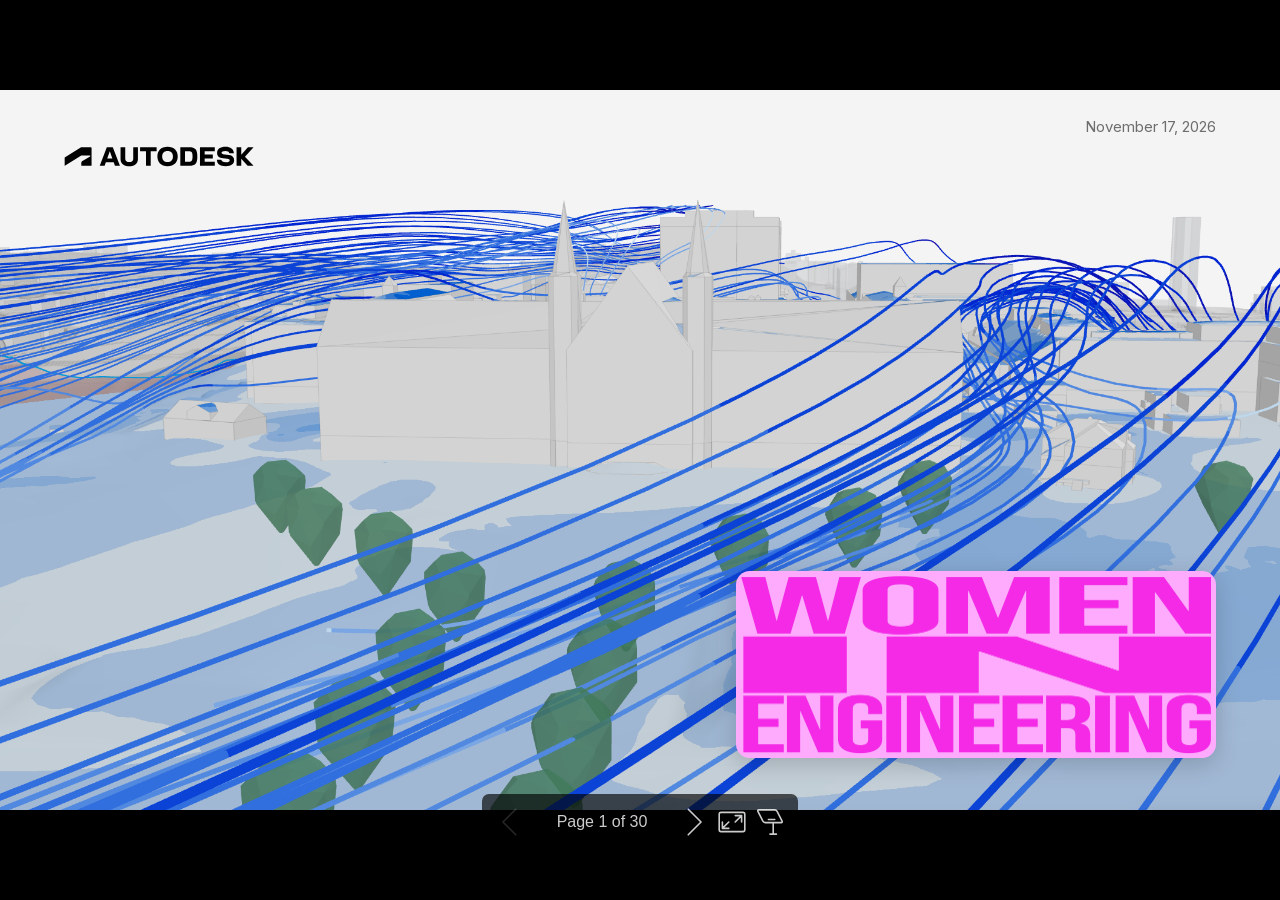
<file: women-engineering-forma/index.html>
<!DOCTYPE html><html lang="C"><head><meta charset="UTF-8"><meta name="viewport" content="width=device-width,height=device-height,initial-scale=1.0"><meta name="apple-mobile-web-app-capable" content="yes"><meta http-equiv="X-UA-Compatible" content="ie=edge"><meta property="og:type" content="website"><meta name="twitter:card" content="summary"><style>@media screen{body[data-bespoke-view=""] .bespoke-marp-parent>.bespoke-marp-osc>button,body[data-bespoke-view=next] .bespoke-marp-parent>.bespoke-marp-osc>button,body[data-bespoke-view=presenter] .bespoke-marp-presenter-container .bespoke-marp-presenter-info-container button,body[data-bespoke-view=presenter] .bespoke-marp-presenter-container .bespoke-marp-presenter-note-container button{-webkit-tap-highlight-color:transparent;-webkit-appearance:none;appearance:none;background-color:initial;border:0;color:inherit;cursor:pointer;font-size:inherit;opacity:.8;outline:none;padding:0;transition:opacity .2s linear}body[data-bespoke-view=""] .bespoke-marp-parent>.bespoke-marp-osc>button:disabled,body[data-bespoke-view=next] .bespoke-marp-parent>.bespoke-marp-osc>button:disabled,body[data-bespoke-view=presenter] .bespoke-marp-presenter-container .bespoke-marp-presenter-info-container button:disabled,body[data-bespoke-view=presenter] .bespoke-marp-presenter-container .bespoke-marp-presenter-note-container button:disabled{cursor:not-allowed;opacity:.15!important}body[data-bespoke-view=""] .bespoke-marp-parent>.bespoke-marp-osc>button:hover,body[data-bespoke-view=next] .bespoke-marp-parent>.bespoke-marp-osc>button:hover,body[data-bespoke-view=presenter] .bespoke-marp-presenter-container .bespoke-marp-presenter-info-container button:hover,body[data-bespoke-view=presenter] .bespoke-marp-presenter-container .bespoke-marp-presenter-note-container button:hover{opacity:1}body[data-bespoke-view=""] .bespoke-marp-parent>.bespoke-marp-osc>button:hover:active,body[data-bespoke-view=next] .bespoke-marp-parent>.bespoke-marp-osc>button:hover:active,body[data-bespoke-view=presenter] .bespoke-marp-presenter-container .bespoke-marp-presenter-info-container button:hover:active,body[data-bespoke-view=presenter] .bespoke-marp-presenter-container .bespoke-marp-presenter-note-container button:hover:active{opacity:.6}body[data-bespoke-view=""] .bespoke-marp-parent>.bespoke-marp-osc>button:hover:not(:disabled),body[data-bespoke-view=next] .bespoke-marp-parent>.bespoke-marp-osc>button:hover:not(:disabled),body[data-bespoke-view=presenter] .bespoke-marp-presenter-container .bespoke-marp-presenter-info-container button:hover:not(:disabled),body[data-bespoke-view=presenter] .bespoke-marp-presenter-container .bespoke-marp-presenter-note-container button:hover:not(:disabled){transition:none}body[data-bespoke-view=""] .bespoke-marp-parent>.bespoke-marp-osc>button[data-bespoke-marp-osc=prev],body[data-bespoke-view=next] .bespoke-marp-parent>.bespoke-marp-osc>button[data-bespoke-marp-osc=prev],body[data-bespoke-view=presenter] .bespoke-marp-presenter-container .bespoke-marp-presenter-info-container button.bespoke-marp-presenter-info-page-prev{background:#0000 url("[data-uri]") no-repeat 50%;background-size:contain;overflow:hidden;text-indent:100%;white-space:nowrap}body[data-bespoke-view=""] .bespoke-marp-parent>.bespoke-marp-osc>button[data-bespoke-marp-osc=next],body[data-bespoke-view=next] .bespoke-marp-parent>.bespoke-marp-osc>button[data-bespoke-marp-osc=next],body[data-bespoke-view=presenter] .bespoke-marp-presenter-container .bespoke-marp-presenter-info-container button.bespoke-marp-presenter-info-page-next{background:#0000 url("[data-uri]") no-repeat 50%;background-size:contain;overflow:hidden;text-indent:100%;white-space:nowrap}body[data-bespoke-view=""] .bespoke-marp-parent>.bespoke-marp-osc>button[data-bespoke-marp-osc=fullscreen],body[data-bespoke-view=next] .bespoke-marp-parent>.bespoke-marp-osc>button[data-bespoke-marp-osc=fullscreen]{background:#0000 url("[data-uri]") no-repeat 50%;background-size:contain;overflow:hidden;text-indent:100%;white-space:nowrap}body[data-bespoke-view=""] .bespoke-marp-parent>.bespoke-marp-osc>button.exit[data-bespoke-marp-osc=fullscreen],body[data-bespoke-view=next] .bespoke-marp-parent>.bespoke-marp-osc>button.exit[data-bespoke-marp-osc=fullscreen]{background-image:url("[data-uri]")}body[data-bespoke-view=""] .bespoke-marp-parent>.bespoke-marp-osc>button[data-bespoke-marp-osc=presenter],body[data-bespoke-view=next] .bespoke-marp-parent>.bespoke-marp-osc>button[data-bespoke-marp-osc=presenter]{background:#0000 url("[data-uri]") no-repeat 50%;background-size:contain;overflow:hidden;text-indent:100%;white-space:nowrap}body[data-bespoke-view=presenter] .bespoke-marp-presenter-container .bespoke-marp-presenter-note-container button.bespoke-marp-presenter-note-bigger{background:#0000 url("[data-uri]") no-repeat 50%;background-size:contain;overflow:hidden;text-indent:100%;white-space:nowrap}body[data-bespoke-view=presenter] .bespoke-marp-presenter-container .bespoke-marp-presenter-note-container button.bespoke-marp-presenter-note-smaller{background:#0000 url("[data-uri]") no-repeat 50%;background-size:contain;overflow:hidden;text-indent:100%;white-space:nowrap}}@keyframes __bespoke_marp_transition_reduced_outgoing__{0%{opacity:1}to{opacity:0}}@keyframes __bespoke_marp_transition_reduced_incoming__{0%{mix-blend-mode:plus-lighter;opacity:0}to{mix-blend-mode:plus-lighter;opacity:1}}.bespoke-marp-note,.bespoke-marp-osc,.bespoke-progress-parent{display:none;transition:none}@media screen{::view-transition-group(*){animation-duration:var(--marp-bespoke-transition-animation-duration,.5s);animation-timing-function:ease}::view-transition-new(*),::view-transition-old(*){animation-delay:0s;animation-direction:var(--marp-bespoke-transition-animation-direction,normal);animation-duration:var(--marp-bespoke-transition-animation-duration,.5s);animation-fill-mode:both;animation-name:var(--marp-bespoke-transition-animation-name,var(--marp-bespoke-transition-animation-name-fallback,__bespoke_marp_transition_no_animation__));mix-blend-mode:normal}::view-transition-old(*){--marp-bespoke-transition-animation-name-fallback:__bespoke_marp_transition_reduced_outgoing__;animation-timing-function:ease}::view-transition-new(*){--marp-bespoke-transition-animation-name-fallback:__bespoke_marp_transition_reduced_incoming__;animation-timing-function:ease}::view-transition-new(root),::view-transition-old(root){animation-timing-function:linear}::view-transition-new(__bespoke_marp_transition_osc__),::view-transition-old(__bespoke_marp_transition_osc__){animation-duration:0s!important;animation-name:__bespoke_marp_transition_osc__!important}::view-transition-new(__bespoke_marp_transition_osc__){opacity:0!important}.bespoke-marp-transition-warming-up::view-transition-group(*),.bespoke-marp-transition-warming-up::view-transition-new(*),.bespoke-marp-transition-warming-up::view-transition-old(*){animation-play-state:paused!important}body,html{height:100%;margin:0}body{background:#000;overflow:hidden}svg.bespoke-marp-slide{content-visibility:hidden;opacity:0;pointer-events:none;z-index:-1}svg.bespoke-marp-slide:not(.bespoke-marp-active) *{view-transition-name:none!important}svg.bespoke-marp-slide.bespoke-marp-active{content-visibility:visible;opacity:1;pointer-events:auto;z-index:0}svg.bespoke-marp-slide.bespoke-marp-active.bespoke-marp-active-ready *{animation-name:__bespoke_marp__!important}@supports not (content-visibility:hidden){svg.bespoke-marp-slide[data-bespoke-marp-load=hideable]{display:none}svg.bespoke-marp-slide[data-bespoke-marp-load=hideable].bespoke-marp-active{display:block}}}@media screen and (prefers-reduced-motion:reduce){svg.bespoke-marp-slide *{view-transition-name:none!important}}@media screen{[data-bespoke-marp-fragment=inactive]{visibility:hidden}body[data-bespoke-view=""] .bespoke-marp-parent,body[data-bespoke-view=next] .bespoke-marp-parent{inset:0;position:absolute}body[data-bespoke-view=""] .bespoke-marp-parent>.bespoke-marp-osc,body[data-bespoke-view=next] .bespoke-marp-parent>.bespoke-marp-osc{view-transition-name:__bespoke_marp_transition_osc__;background:#000000a6;border-radius:7px;bottom:50px;color:#fff;contain:paint;display:block;font-family:Helvetica,Arial,sans-serif;font-size:16px;left:50%;line-height:0;opacity:1;padding:12px;position:absolute;touch-action:manipulation;transform:translateX(-50%);transition:opacity .2s linear;-webkit-user-select:none;user-select:none;white-space:nowrap;will-change:transform;z-index:1}body[data-bespoke-view=""] .bespoke-marp-parent>.bespoke-marp-osc>*,body[data-bespoke-view=next] .bespoke-marp-parent>.bespoke-marp-osc>*{margin-left:6px}body[data-bespoke-view=""] .bespoke-marp-parent>.bespoke-marp-osc>:first-child,body[data-bespoke-view=next] .bespoke-marp-parent>.bespoke-marp-osc>:first-child{margin-left:0}body[data-bespoke-view=""] .bespoke-marp-parent>.bespoke-marp-osc>span,body[data-bespoke-view=next] .bespoke-marp-parent>.bespoke-marp-osc>span{opacity:.8}body[data-bespoke-view=""] .bespoke-marp-parent>.bespoke-marp-osc>span[data-bespoke-marp-osc=page],body[data-bespoke-view=next] .bespoke-marp-parent>.bespoke-marp-osc>span[data-bespoke-marp-osc=page]{display:inline-block;min-width:140px;text-align:center}body[data-bespoke-view=""] .bespoke-marp-parent>.bespoke-marp-osc>button[data-bespoke-marp-osc=fullscreen],body[data-bespoke-view=""] .bespoke-marp-parent>.bespoke-marp-osc>button[data-bespoke-marp-osc=next],body[data-bespoke-view=""] .bespoke-marp-parent>.bespoke-marp-osc>button[data-bespoke-marp-osc=presenter],body[data-bespoke-view=""] .bespoke-marp-parent>.bespoke-marp-osc>button[data-bespoke-marp-osc=prev],body[data-bespoke-view=next] .bespoke-marp-parent>.bespoke-marp-osc>button[data-bespoke-marp-osc=fullscreen],body[data-bespoke-view=next] .bespoke-marp-parent>.bespoke-marp-osc>button[data-bespoke-marp-osc=next],body[data-bespoke-view=next] .bespoke-marp-parent>.bespoke-marp-osc>button[data-bespoke-marp-osc=presenter],body[data-bespoke-view=next] .bespoke-marp-parent>.bespoke-marp-osc>button[data-bespoke-marp-osc=prev]{height:32px;line-height:32px;width:32px}body[data-bespoke-view=""] .bespoke-marp-parent.bespoke-marp-inactive,body[data-bespoke-view=next] .bespoke-marp-parent.bespoke-marp-inactive{cursor:none}body[data-bespoke-view=""] .bespoke-marp-parent.bespoke-marp-inactive>.bespoke-marp-osc,body[data-bespoke-view=next] .bespoke-marp-parent.bespoke-marp-inactive>.bespoke-marp-osc{opacity:0;pointer-events:none}body[data-bespoke-view=""] svg.bespoke-marp-slide,body[data-bespoke-view=next] svg.bespoke-marp-slide{height:100%;left:0;position:absolute;top:0;width:100%}body[data-bespoke-view=""] .bespoke-progress-parent{background:#222;display:flex;height:5px;width:100%}body[data-bespoke-view=""] .bespoke-progress-parent+.bespoke-marp-parent{top:5px}body[data-bespoke-view=""] .bespoke-progress-parent .bespoke-progress-bar{background:#0288d1;flex:0 0 0;transition:flex-basis .2s cubic-bezier(0,1,1,1)}body[data-bespoke-view=next]{background:#0000}body[data-bespoke-view=presenter]{background:#161616}body[data-bespoke-view=presenter] .bespoke-marp-presenter-container{display:grid;font-family:Helvetica,Arial,sans-serif;grid-template:"current dragbar next" minmax(140px,1fr) "current dragbar note" 2fr "info    dragbar note" 3em;grid-template-columns:minmax(3px,var(--bespoke-marp-presenter-split-ratio,66%)) 0 minmax(3px,1fr);height:100%;left:0;position:absolute;top:0;width:100%}body[data-bespoke-view=presenter] .bespoke-marp-presenter-container .bespoke-marp-parent{grid-area:current;overflow:hidden;position:relative}body[data-bespoke-view=presenter] .bespoke-marp-presenter-container .bespoke-marp-parent svg.bespoke-marp-slide{height:calc(100% - 40px);left:20px;pointer-events:none;position:absolute;top:20px;-webkit-user-select:none;user-select:none;width:calc(100% - 40px)}body[data-bespoke-view=presenter] .bespoke-marp-presenter-container .bespoke-marp-parent svg.bespoke-marp-slide.bespoke-marp-active{filter:drop-shadow(0 3px 10px rgba(0,0,0,.5))}body[data-bespoke-view=presenter] .bespoke-marp-presenter-container .bespoke-marp-presenter-dragbar-container{background:#0288d1;cursor:col-resize;grid-area:dragbar;margin-left:-3px;opacity:0;position:relative;transition:opacity .4s linear .1s;width:6px;z-index:10}body[data-bespoke-view=presenter] .bespoke-marp-presenter-container .bespoke-marp-presenter-dragbar-container:hover{opacity:1}body[data-bespoke-view=presenter] .bespoke-marp-presenter-container .bespoke-marp-presenter-dragbar-container.active{opacity:1;transition-delay:0s}body[data-bespoke-view=presenter] .bespoke-marp-presenter-container .bespoke-marp-presenter-next-container{background:#222;cursor:pointer;display:none;grid-area:next;overflow:hidden;position:relative}body[data-bespoke-view=presenter] .bespoke-marp-presenter-container .bespoke-marp-presenter-next-container.active{display:block}body[data-bespoke-view=presenter] .bespoke-marp-presenter-container .bespoke-marp-presenter-next-container iframe.bespoke-marp-presenter-next{background:#0000;border:0;display:block;filter:drop-shadow(0 3px 10px rgba(0,0,0,.5));height:calc(100% - 40px);left:20px;pointer-events:none;position:absolute;top:20px;-webkit-user-select:none;user-select:none;width:calc(100% - 40px)}body[data-bespoke-view=presenter] .bespoke-marp-presenter-container .bespoke-marp-presenter-note-container{background:#222;color:#eee;grid-area:note;position:relative;z-index:1}body[data-bespoke-view=presenter] .bespoke-marp-presenter-container .bespoke-marp-presenter-note-container button{height:1.5em;line-height:1.5em;width:1.5em}body[data-bespoke-view=presenter] .bespoke-marp-presenter-container .bespoke-marp-presenter-note-container .bespoke-marp-presenter-note-wrapper{display:block;inset:0;position:absolute}body[data-bespoke-view=presenter] .bespoke-marp-presenter-container .bespoke-marp-presenter-note-container .bespoke-marp-presenter-note-buttons{background:#000000a6;border-radius:4px;bottom:0;display:flex;gap:4px;margin:12px;opacity:0;padding:6px;pointer-events:none;position:absolute;right:0;transition:opacity .2s linear}body[data-bespoke-view=presenter] .bespoke-marp-presenter-container .bespoke-marp-presenter-note-container .bespoke-marp-presenter-note-buttons:focus-within,body[data-bespoke-view=presenter] .bespoke-marp-presenter-container .bespoke-marp-presenter-note-container .bespoke-marp-presenter-note-wrapper:focus-within+.bespoke-marp-presenter-note-buttons,body[data-bespoke-view=presenter] .bespoke-marp-presenter-container .bespoke-marp-presenter-note-container:hover .bespoke-marp-presenter-note-buttons{opacity:1;pointer-events:auto}body[data-bespoke-view=presenter] .bespoke-marp-presenter-container .bespoke-marp-presenter-note-container .bespoke-marp-note{word-wrap:break-word;box-sizing:border-box;font-size:calc(1.1em*var(--bespoke-marp-note-font-scale, 1));height:calc(100% - 40px);margin:20px;overflow:auto;padding-right:3px;scrollbar-color:#eeeeee80 #0000;scrollbar-width:thin;white-space:pre-wrap;width:calc(100% - 40px)}body[data-bespoke-view=presenter] .bespoke-marp-presenter-container .bespoke-marp-presenter-note-container .bespoke-marp-note::-webkit-scrollbar{width:6px}body[data-bespoke-view=presenter] .bespoke-marp-presenter-container .bespoke-marp-presenter-note-container .bespoke-marp-note::-webkit-scrollbar-track{background:#0000}body[data-bespoke-view=presenter] .bespoke-marp-presenter-container .bespoke-marp-presenter-note-container .bespoke-marp-note::-webkit-scrollbar-thumb{background:#eeeeee80;border-radius:6px}body[data-bespoke-view=presenter] .bespoke-marp-presenter-container .bespoke-marp-presenter-note-container .bespoke-marp-note:empty{pointer-events:none}body[data-bespoke-view=presenter] .bespoke-marp-presenter-container .bespoke-marp-presenter-note-container .bespoke-marp-note.active{display:block}body[data-bespoke-view=presenter] .bespoke-marp-presenter-container .bespoke-marp-presenter-note-container .bespoke-marp-note p:first-child{margin-top:0}body[data-bespoke-view=presenter] .bespoke-marp-presenter-container .bespoke-marp-presenter-note-container .bespoke-marp-note p:last-child{margin-bottom:0}body[data-bespoke-view=presenter] .bespoke-marp-presenter-container .bespoke-marp-presenter-info-container{align-items:center;box-sizing:border-box;color:#eee;display:flex;flex-wrap:nowrap;grid-area:info;justify-content:center;overflow:hidden;padding:0 10px}body[data-bespoke-view=presenter] .bespoke-marp-presenter-container .bespoke-marp-presenter-info-container .bespoke-marp-presenter-info-page,body[data-bespoke-view=presenter] .bespoke-marp-presenter-container .bespoke-marp-presenter-info-container .bespoke-marp-presenter-info-time,body[data-bespoke-view=presenter] .bespoke-marp-presenter-container .bespoke-marp-presenter-info-container .bespoke-marp-presenter-info-timer{box-sizing:border-box;display:block;padding:0 10px;white-space:nowrap;width:100%}body[data-bespoke-view=presenter] .bespoke-marp-presenter-container .bespoke-marp-presenter-info-container button{height:1.5em;line-height:1.5em;width:1.5em}body[data-bespoke-view=presenter] .bespoke-marp-presenter-container .bespoke-marp-presenter-info-container .bespoke-marp-presenter-info-page{order:2;text-align:center}body[data-bespoke-view=presenter] .bespoke-marp-presenter-container .bespoke-marp-presenter-info-container .bespoke-marp-presenter-info-page .bespoke-marp-presenter-info-page-text{display:inline-block;min-width:120px;text-align:center}body[data-bespoke-view=presenter] .bespoke-marp-presenter-container .bespoke-marp-presenter-info-container .bespoke-marp-presenter-info-time{color:#999;order:1;text-align:left}body[data-bespoke-view=presenter] .bespoke-marp-presenter-container .bespoke-marp-presenter-info-container .bespoke-marp-presenter-info-timer{color:#999;order:3;text-align:right}body[data-bespoke-view=presenter] .bespoke-marp-presenter-container .bespoke-marp-presenter-info-container .bespoke-marp-presenter-info-timer:hover{cursor:pointer}}@media print{.bespoke-marp-presenter-info-container,.bespoke-marp-presenter-next-container,.bespoke-marp-presenter-note-container{display:none}}</style><style>div#\:\$p>svg>foreignObject>section{width:1280px;height:720px;box-sizing:border-box;overflow:hidden;position:relative;scroll-snap-align:center center}div#\:\$p>svg>foreignObject>section:after{bottom:0;content:attr(data-marpit-pagination);padding:inherit;pointer-events:none;position:absolute;right:0}div#\:\$p>svg>foreignObject>section:not([data-marpit-pagination]):after{display:none}/* Normalization */div#\:\$p>svg>foreignObject>section :is(h1,marp-h1){font-size:2em;margin:0.67em 0}div#\:\$p>svg>foreignObject>section video::-webkit-media-controls{will-change:transform}@page{size:1280px 720px;margin:0}@media print{body,html{background-color:#fff;margin:0;page-break-inside:avoid;break-inside:avoid-page}div#\:\$p>svg>foreignObject>section{page-break-before:always;break-before:page}div#\:\$p>svg>foreignObject>section,div#\:\$p>svg>foreignObject>section *{-webkit-print-color-adjust:exact!important;animation-delay:0s!important;animation-duration:0s!important;color-adjust:exact!important;transition:none!important}div#\:\$p>svg[data-marpit-svg]{display:block;height:100vh;width:100vw}}
/*!
 * Marp default theme.
 *
 * @theme default
 * @author Yuki Hattori
 *
 * @auto-scaling true
 * @size 16:9 1280px 720px
 * @size 4:3 960px 720px
 */div#\:\$p>svg>foreignObject>section{--color-prettylights-syntax-comment:#6e7781;--color-prettylights-syntax-constant:#0550ae;--color-prettylights-syntax-entity:#8250df;--color-prettylights-syntax-storage-modifier-import:#24292f;--color-prettylights-syntax-entity-tag:#116329;--color-prettylights-syntax-keyword:#cf222e;--color-prettylights-syntax-string:#0a3069;--color-prettylights-syntax-variable:#953800;--color-prettylights-syntax-brackethighlighter-unmatched:#82071e;--color-prettylights-syntax-invalid-illegal-text:#f6f8fa;--color-prettylights-syntax-invalid-illegal-bg:#82071e;--color-prettylights-syntax-carriage-return-text:#f6f8fa;--color-prettylights-syntax-carriage-return-bg:#cf222e;--color-prettylights-syntax-string-regexp:#116329;--color-prettylights-syntax-markup-list:#3b2300;--color-prettylights-syntax-markup-heading:#0550ae;--color-prettylights-syntax-markup-italic:#24292f;--color-prettylights-syntax-markup-bold:#24292f;--color-prettylights-syntax-markup-deleted-text:#82071e;--color-prettylights-syntax-markup-deleted-bg:#ffebe9;--color-prettylights-syntax-markup-inserted-text:#116329;--color-prettylights-syntax-markup-inserted-bg:#dafbe1;--color-prettylights-syntax-markup-changed-text:#953800;--color-prettylights-syntax-markup-changed-bg:#ffd8b5;--color-prettylights-syntax-markup-ignored-text:#eaeef2;--color-prettylights-syntax-markup-ignored-bg:#0550ae;--color-prettylights-syntax-meta-diff-range:#8250df;--color-prettylights-syntax-brackethighlighter-angle:#57606a;--color-prettylights-syntax-sublimelinter-gutter-mark:#8c959f;--color-prettylights-syntax-constant-other-reference-link:#0a3069;--color-fg-default:#24292f;--color-fg-muted:#57606a;--color-fg-subtle:#6e7781;--color-canvas-default:#fff;--color-canvas-subtle:#f6f8fa;--color-border-default:#d0d7de;--color-border-muted:#d8dee4;--color-neutral-muted:rgba(175,184,193,.2);--color-accent-fg:#0969da;--color-accent-emphasis:#0969da;--color-attention-subtle:#fff8c5;--color-danger-fg:#cf222e;color-scheme:light}div#\:\$p>svg>foreignObject>section:where(.invert){--color-prettylights-syntax-comment:#8b949e;--color-prettylights-syntax-constant:#79c0ff;--color-prettylights-syntax-entity:#d2a8ff;--color-prettylights-syntax-storage-modifier-import:#c9d1d9;--color-prettylights-syntax-entity-tag:#7ee787;--color-prettylights-syntax-keyword:#ff7b72;--color-prettylights-syntax-string:#a5d6ff;--color-prettylights-syntax-variable:#ffa657;--color-prettylights-syntax-brackethighlighter-unmatched:#f85149;--color-prettylights-syntax-invalid-illegal-text:#f0f6fc;--color-prettylights-syntax-invalid-illegal-bg:#8e1519;--color-prettylights-syntax-carriage-return-text:#f0f6fc;--color-prettylights-syntax-carriage-return-bg:#b62324;--color-prettylights-syntax-string-regexp:#7ee787;--color-prettylights-syntax-markup-list:#f2cc60;--color-prettylights-syntax-markup-heading:#1f6feb;--color-prettylights-syntax-markup-italic:#c9d1d9;--color-prettylights-syntax-markup-bold:#c9d1d9;--color-prettylights-syntax-markup-deleted-text:#ffdcd7;--color-prettylights-syntax-markup-deleted-bg:#67060c;--color-prettylights-syntax-markup-inserted-text:#aff5b4;--color-prettylights-syntax-markup-inserted-bg:#033a16;--color-prettylights-syntax-markup-changed-text:#ffdfb6;--color-prettylights-syntax-markup-changed-bg:#5a1e02;--color-prettylights-syntax-markup-ignored-text:#c9d1d9;--color-prettylights-syntax-markup-ignored-bg:#1158c7;--color-prettylights-syntax-meta-diff-range:#d2a8ff;--color-prettylights-syntax-brackethighlighter-angle:#8b949e;--color-prettylights-syntax-sublimelinter-gutter-mark:#484f58;--color-prettylights-syntax-constant-other-reference-link:#a5d6ff;--color-fg-default:#c9d1d9;--color-fg-muted:#8b949e;--color-fg-subtle:#6e7681;--color-canvas-default:#0d1117;--color-canvas-subtle:#161b22;--color-border-default:#30363d;--color-border-muted:#21262d;--color-neutral-muted:hsla(215,8%,47%,.4);--color-accent-fg:#58a6ff;--color-accent-emphasis:#1f6feb;--color-attention-subtle:rgba(187,128,9,.15);--color-danger-fg:#f85149;color-scheme:dark}div#\:\$p>svg>foreignObject>section{-ms-text-size-adjust:100%;-webkit-text-size-adjust:100%;word-wrap:break-word;background-color:var(--color-canvas-default);color:var(--color-fg-default);font-family:-apple-system,BlinkMacSystemFont,Segoe UI,Noto Sans,Helvetica,Arial,sans-serif,Apple Color Emoji,Segoe UI Emoji;font-size:16px;line-height:1.5;margin:0}div#\:\$p>svg>foreignObject>section{--marpit-root-font-size:16px}div#\:\$p>svg>foreignObject>section :is(h1,marp-h1):hover .anchor .octicon-link:before,div#\:\$p>svg>foreignObject>section :is(h2,marp-h2):hover .anchor .octicon-link:before,div#\:\$p>svg>foreignObject>section :is(h3,marp-h3):hover .anchor .octicon-link:before,div#\:\$p>svg>foreignObject>section :is(h4,marp-h4):hover .anchor .octicon-link:before,div#\:\$p>svg>foreignObject>section :is(h5,marp-h5):hover .anchor .octicon-link:before,div#\:\$p>svg>foreignObject>section :is(h6,marp-h6):hover .anchor .octicon-link:before{background-color:currentColor;content:" ";display:inline-block;height:16px;-webkit-mask-image:url('data:image/svg+xml;charset=utf-8,<svg xmlns="http://www.w3.org/2000/svg" aria-hidden="true" viewBox="0 0 16 16"><path fill-rule="evenodd" d="M7.775 3.275a.75.75 0 0 0 1.06 1.06l1.25-1.25a2 2 0 1 1 2.83 2.83l-2.5 2.5a2 2 0 0 1-2.83 0 .75.75 0 0 0-1.06 1.06 3.5 3.5 0 0 0 4.95 0l2.5-2.5a3.5 3.5 0 0 0-4.95-4.95l-1.25 1.25zm-4.69 9.64a2 2 0 0 1 0-2.83l2.5-2.5a2 2 0 0 1 2.83 0 .75.75 0 0 0 1.06-1.06 3.5 3.5 0 0 0-4.95 0l-2.5 2.5a3.5 3.5 0 0 0 4.95 4.95l1.25-1.25a.75.75 0 0 0-1.06-1.06l-1.25 1.25a2 2 0 0 1-2.83 0z"/></svg>');mask-image:url('data:image/svg+xml;charset=utf-8,<svg xmlns="http://www.w3.org/2000/svg" aria-hidden="true" viewBox="0 0 16 16"><path fill-rule="evenodd" d="M7.775 3.275a.75.75 0 0 0 1.06 1.06l1.25-1.25a2 2 0 1 1 2.83 2.83l-2.5 2.5a2 2 0 0 1-2.83 0 .75.75 0 0 0-1.06 1.06 3.5 3.5 0 0 0 4.95 0l2.5-2.5a3.5 3.5 0 0 0-4.95-4.95l-1.25 1.25zm-4.69 9.64a2 2 0 0 1 0-2.83l2.5-2.5a2 2 0 0 1 2.83 0 .75.75 0 0 0 1.06-1.06 3.5 3.5 0 0 0-4.95 0l-2.5 2.5a3.5 3.5 0 0 0 4.95 4.95l1.25-1.25a.75.75 0 0 0-1.06-1.06l-1.25 1.25a2 2 0 0 1-2.83 0z"/></svg>');width:16px}div#\:\$p>svg>foreignObject>section details,div#\:\$p>svg>foreignObject>section figcaption,div#\:\$p>svg>foreignObject>section figure{display:block}div#\:\$p>svg>foreignObject>section summary{display:list-item}div#\:\$p>svg>foreignObject>section [hidden]{display:none!important}div#\:\$p>svg>foreignObject>section a{background-color:transparent;color:var(--color-accent-fg);text-decoration:none}div#\:\$p>svg>foreignObject>section abbr[title]{border-bottom:none;-webkit-text-decoration:underline dotted;text-decoration:underline dotted}div#\:\$p>svg>foreignObject>section b,div#\:\$p>svg>foreignObject>section strong{font-weight:var(--base-text-weight-semibold,600)}div#\:\$p>svg>foreignObject>section dfn{font-style:italic}div#\:\$p>svg>foreignObject>section :is(h1,marp-h1){border-bottom:1px solid var(--color-border-muted);font-size:2em;font-weight:var(--base-text-weight-semibold,600);margin:.67em 0;padding-bottom:.3em}div#\:\$p>svg>foreignObject>section mark{background-color:var(--color-attention-subtle);color:var(--color-fg-default)}div#\:\$p>svg>foreignObject>section small{font-size:90%}div#\:\$p>svg>foreignObject>section sub,div#\:\$p>svg>foreignObject>section sup{font-size:75%;line-height:0;position:relative;vertical-align:baseline}div#\:\$p>svg>foreignObject>section sub{bottom:-.25em}div#\:\$p>svg>foreignObject>section sup{top:-.5em}div#\:\$p>svg>foreignObject>section img{background-color:var(--color-canvas-default);border-style:none;box-sizing:content-box;max-width:100%}div#\:\$p>svg>foreignObject>section :is(pre,marp-pre),div#\:\$p>svg>foreignObject>section code,div#\:\$p>svg>foreignObject>section kbd,div#\:\$p>svg>foreignObject>section samp{font-family:monospace;font-size:1em}div#\:\$p>svg>foreignObject>section figure{margin:1em 40px}div#\:\$p>svg>foreignObject>section hr{background:transparent;background-color:var(--color-border-default);border:0;box-sizing:content-box;height:.25em;margin:24px 0;overflow:hidden;padding:0}div#\:\$p>svg>foreignObject>section input{font:inherit;font-family:inherit;font-size:inherit;line-height:inherit;margin:0;overflow:visible}div#\:\$p>svg>foreignObject>section [type=button],div#\:\$p>svg>foreignObject>section [type=reset],div#\:\$p>svg>foreignObject>section [type=submit]{-webkit-appearance:button}div#\:\$p>svg>foreignObject>section [type=checkbox],div#\:\$p>svg>foreignObject>section [type=radio]{box-sizing:border-box;padding:0}div#\:\$p>svg>foreignObject>section [type=number]::-webkit-inner-spin-button,div#\:\$p>svg>foreignObject>section [type=number]::-webkit-outer-spin-button{height:auto}div#\:\$p>svg>foreignObject>section [type=search]::-webkit-search-cancel-button,div#\:\$p>svg>foreignObject>section [type=search]::-webkit-search-decoration{-webkit-appearance:none}div#\:\$p>svg>foreignObject>section ::-webkit-input-placeholder{color:inherit;opacity:.54}div#\:\$p>svg>foreignObject>section ::-webkit-file-upload-button{-webkit-appearance:button;font:inherit}div#\:\$p>svg>foreignObject>section a:hover{text-decoration:underline}div#\:\$p>svg>foreignObject>section ::-moz-placeholder{color:var(--color-fg-subtle);opacity:1}div#\:\$p>svg>foreignObject>section ::placeholder{color:var(--color-fg-subtle);opacity:1}div#\:\$p>svg>foreignObject>section hr:after,div#\:\$p>svg>foreignObject>section hr:before{content:"";display:table}div#\:\$p>svg>foreignObject>section hr:after{clear:both}div#\:\$p>svg>foreignObject>section table{border-collapse:collapse;border-spacing:0;display:block;max-width:100%;overflow:auto;width:-moz-max-content;width:max-content}div#\:\$p>svg>foreignObject>section td,div#\:\$p>svg>foreignObject>section th{padding:0}div#\:\$p>svg>foreignObject>section details summary{cursor:pointer}div#\:\$p>svg>foreignObject>section details:not([open])>:not(summary){display:none!important}div#\:\$p>svg>foreignObject>section [role=button]:focus,div#\:\$p>svg>foreignObject>section a:focus,div#\:\$p>svg>foreignObject>section input[type=checkbox]:focus,div#\:\$p>svg>foreignObject>section input[type=radio]:focus{box-shadow:none;outline:2px solid var(--color-accent-fg);outline-offset:-2px}div#\:\$p>svg>foreignObject>section [role=button]:focus:not(:focus-visible),div#\:\$p>svg>foreignObject>section a:focus:not(:focus-visible),div#\:\$p>svg>foreignObject>section input[type=checkbox]:focus:not(:focus-visible),div#\:\$p>svg>foreignObject>section input[type=radio]:focus:not(:focus-visible){outline:1px solid transparent}div#\:\$p>svg>foreignObject>section [role=button]:focus-visible,div#\:\$p>svg>foreignObject>section a:focus-visible,div#\:\$p>svg>foreignObject>section input[type=checkbox]:focus-visible,div#\:\$p>svg>foreignObject>section input[type=radio]:focus-visible{box-shadow:none;outline:2px solid var(--color-accent-fg);outline-offset:-2px}div#\:\$p>svg>foreignObject>section a:not([class]):focus,div#\:\$p>svg>foreignObject>section a:not([class]):focus-visible,div#\:\$p>svg>foreignObject>section input[type=checkbox]:focus,div#\:\$p>svg>foreignObject>section input[type=checkbox]:focus-visible,div#\:\$p>svg>foreignObject>section input[type=radio]:focus,div#\:\$p>svg>foreignObject>section input[type=radio]:focus-visible{outline-offset:0}div#\:\$p>svg>foreignObject>section kbd{background-color:var(--color-canvas-subtle);border-bottom-color:var(--color-neutral-muted);border:1px solid var(--color-neutral-muted);border-radius:6px;box-shadow:inset 0 -1px 0 var(--color-neutral-muted);color:var(--color-fg-default);display:inline-block;font:11px ui-monospace,SFMono-Regular,SF Mono,Menlo,Consolas,Liberation Mono,monospace;line-height:10px;padding:3px 5px;vertical-align:middle}div#\:\$p>svg>foreignObject>section :is(h1,marp-h1),div#\:\$p>svg>foreignObject>section :is(h2,marp-h2),div#\:\$p>svg>foreignObject>section :is(h3,marp-h3),div#\:\$p>svg>foreignObject>section :is(h4,marp-h4),div#\:\$p>svg>foreignObject>section :is(h5,marp-h5),div#\:\$p>svg>foreignObject>section :is(h6,marp-h6){font-weight:var(--base-text-weight-semibold,600);line-height:1.25;margin-bottom:16px;margin-top:24px}div#\:\$p>svg>foreignObject>section :is(h2,marp-h2){border-bottom:1px solid var(--color-border-muted);font-size:1.5em;padding-bottom:.3em}div#\:\$p>svg>foreignObject>section :is(h2,marp-h2),div#\:\$p>svg>foreignObject>section :is(h3,marp-h3){font-weight:var(--base-text-weight-semibold,600)}div#\:\$p>svg>foreignObject>section :is(h3,marp-h3){font-size:1.25em}div#\:\$p>svg>foreignObject>section :is(h4,marp-h4){font-size:1em}div#\:\$p>svg>foreignObject>section :is(h4,marp-h4),div#\:\$p>svg>foreignObject>section :is(h5,marp-h5){font-weight:var(--base-text-weight-semibold,600)}div#\:\$p>svg>foreignObject>section :is(h5,marp-h5){font-size:.875em}div#\:\$p>svg>foreignObject>section :is(h6,marp-h6){color:var(--color-fg-muted);font-size:.85em;font-weight:var(--base-text-weight-semibold,600)}div#\:\$p>svg>foreignObject>section p{margin-bottom:10px;margin-top:0}div#\:\$p>svg>foreignObject>section blockquote{border-left:.25em solid var(--color-border-default);color:var(--color-fg-muted);margin:0;padding:0 1em}div#\:\$p>svg>foreignObject>section ol,div#\:\$p>svg>foreignObject>section ul{margin-bottom:0;margin-top:0;padding-left:2em}div#\:\$p>svg>foreignObject>section ol ol,div#\:\$p>svg>foreignObject>section ul ol{list-style-type:lower-roman}div#\:\$p>svg>foreignObject>section ol ol ol,div#\:\$p>svg>foreignObject>section ol ul ol,div#\:\$p>svg>foreignObject>section ul ol ol,div#\:\$p>svg>foreignObject>section ul ul ol{list-style-type:lower-alpha}div#\:\$p>svg>foreignObject>section dd{margin-left:0}div#\:\$p>svg>foreignObject>section :is(pre,marp-pre),div#\:\$p>svg>foreignObject>section code,div#\:\$p>svg>foreignObject>section samp,div#\:\$p>svg>foreignObject>section tt{font-family:ui-monospace,SFMono-Regular,SF Mono,Menlo,Consolas,Liberation Mono,monospace;font-size:12px}div#\:\$p>svg>foreignObject>section :is(pre,marp-pre){word-wrap:normal;margin-bottom:0;margin-top:0}div#\:\$p>svg>foreignObject>section .octicon{fill:currentColor;display:inline-block;overflow:visible!important;vertical-align:text-bottom}div#\:\$p>svg>foreignObject>section input::-webkit-inner-spin-button,div#\:\$p>svg>foreignObject>section input::-webkit-outer-spin-button{-webkit-appearance:none;appearance:none;margin:0}div#\:\$p>svg>foreignObject>section:after,div#\:\$p>svg>foreignObject>section:before{
  /* content:""; */display:table}div#\:\$p>svg>foreignObject>section:after{clear:both}div#\:\$p>svg>foreignObject>section>:first-child{margin-top:0!important}div#\:\$p>svg>foreignObject>section>:last-child{margin-bottom:0!important}div#\:\$p>svg>foreignObject>section a:not([href]){color:inherit;text-decoration:none}div#\:\$p>svg>foreignObject>section .absent{color:var(--color-danger-fg)}div#\:\$p>svg>foreignObject>section .anchor{float:left;line-height:1;margin-left:-20px;padding-right:4px}div#\:\$p>svg>foreignObject>section .anchor:focus{outline:none}div#\:\$p>svg>foreignObject>section :is(pre,marp-pre),div#\:\$p>svg>foreignObject>section blockquote,div#\:\$p>svg>foreignObject>section details,div#\:\$p>svg>foreignObject>section dl,div#\:\$p>svg>foreignObject>section ol,div#\:\$p>svg>foreignObject>section p,div#\:\$p>svg>foreignObject>section table,div#\:\$p>svg>foreignObject>section ul{margin-bottom:16px;margin-top:0}div#\:\$p>svg>foreignObject>section blockquote>:first-child{margin-top:0}div#\:\$p>svg>foreignObject>section blockquote>:last-child{margin-bottom:0}div#\:\$p>svg>foreignObject>section :is(h1,marp-h1) .octicon-link,div#\:\$p>svg>foreignObject>section :is(h2,marp-h2) .octicon-link,div#\:\$p>svg>foreignObject>section :is(h3,marp-h3) .octicon-link,div#\:\$p>svg>foreignObject>section :is(h4,marp-h4) .octicon-link,div#\:\$p>svg>foreignObject>section :is(h5,marp-h5) .octicon-link,div#\:\$p>svg>foreignObject>section :is(h6,marp-h6) .octicon-link{color:var(--color-fg-default);vertical-align:middle;visibility:hidden}div#\:\$p>svg>foreignObject>section :is(h1,marp-h1):hover .anchor,div#\:\$p>svg>foreignObject>section :is(h2,marp-h2):hover .anchor,div#\:\$p>svg>foreignObject>section :is(h3,marp-h3):hover .anchor,div#\:\$p>svg>foreignObject>section :is(h4,marp-h4):hover .anchor,div#\:\$p>svg>foreignObject>section :is(h5,marp-h5):hover .anchor,div#\:\$p>svg>foreignObject>section :is(h6,marp-h6):hover .anchor{text-decoration:none}div#\:\$p>svg>foreignObject>section :is(h1,marp-h1):hover .anchor .octicon-link,div#\:\$p>svg>foreignObject>section :is(h2,marp-h2):hover .anchor .octicon-link,div#\:\$p>svg>foreignObject>section :is(h3,marp-h3):hover .anchor .octicon-link,div#\:\$p>svg>foreignObject>section :is(h4,marp-h4):hover .anchor .octicon-link,div#\:\$p>svg>foreignObject>section :is(h5,marp-h5):hover .anchor .octicon-link,div#\:\$p>svg>foreignObject>section :is(h6,marp-h6):hover .anchor .octicon-link{visibility:visible}div#\:\$p>svg>foreignObject>section :is(h1,marp-h1) code,div#\:\$p>svg>foreignObject>section :is(h1,marp-h1) tt,div#\:\$p>svg>foreignObject>section :is(h2,marp-h2) code,div#\:\$p>svg>foreignObject>section :is(h2,marp-h2) tt,div#\:\$p>svg>foreignObject>section :is(h3,marp-h3) code,div#\:\$p>svg>foreignObject>section :is(h3,marp-h3) tt,div#\:\$p>svg>foreignObject>section :is(h4,marp-h4) code,div#\:\$p>svg>foreignObject>section :is(h4,marp-h4) tt,div#\:\$p>svg>foreignObject>section :is(h5,marp-h5) code,div#\:\$p>svg>foreignObject>section :is(h5,marp-h5) tt,div#\:\$p>svg>foreignObject>section :is(h6,marp-h6) code,div#\:\$p>svg>foreignObject>section :is(h6,marp-h6) tt{font-size:inherit;padding:0 .2em}div#\:\$p>svg>foreignObject>section summary :is(h1,marp-h1),div#\:\$p>svg>foreignObject>section summary :is(h2,marp-h2),div#\:\$p>svg>foreignObject>section summary :is(h3,marp-h3),div#\:\$p>svg>foreignObject>section summary :is(h4,marp-h4),div#\:\$p>svg>foreignObject>section summary :is(h5,marp-h5),div#\:\$p>svg>foreignObject>section summary :is(h6,marp-h6){display:inline-block}div#\:\$p>svg>foreignObject>section summary :is(h1,marp-h1) .anchor,div#\:\$p>svg>foreignObject>section summary :is(h2,marp-h2) .anchor,div#\:\$p>svg>foreignObject>section summary :is(h3,marp-h3) .anchor,div#\:\$p>svg>foreignObject>section summary :is(h4,marp-h4) .anchor,div#\:\$p>svg>foreignObject>section summary :is(h5,marp-h5) .anchor,div#\:\$p>svg>foreignObject>section summary :is(h6,marp-h6) .anchor{margin-left:-40px}div#\:\$p>svg>foreignObject>section summary :is(h1,marp-h1),div#\:\$p>svg>foreignObject>section summary :is(h2,marp-h2){border-bottom:0;padding-bottom:0}div#\:\$p>svg>foreignObject>section ol.no-list,div#\:\$p>svg>foreignObject>section ul.no-list{list-style-type:none;padding:0}div#\:\$p>svg>foreignObject>section ol[type=a]{list-style-type:lower-alpha}div#\:\$p>svg>foreignObject>section ol[type=A]{list-style-type:upper-alpha}div#\:\$p>svg>foreignObject>section ol[type=i]{list-style-type:lower-roman}div#\:\$p>svg>foreignObject>section ol[type=I]{list-style-type:upper-roman}div#\:\$p>svg>foreignObject>section div>ol:not([type]),div#\:\$p>svg>foreignObject>section ol[type="1"]{list-style-type:decimal}div#\:\$p>svg>foreignObject>section ol ol,div#\:\$p>svg>foreignObject>section ol ul,div#\:\$p>svg>foreignObject>section ul ol,div#\:\$p>svg>foreignObject>section ul ul{margin-bottom:0;margin-top:0}div#\:\$p>svg>foreignObject>section li>p{margin-top:16px}div#\:\$p>svg>foreignObject>section li+li{margin-top:.25em}div#\:\$p>svg>foreignObject>section dl{padding:0}div#\:\$p>svg>foreignObject>section dl dt{font-size:1em;font-style:italic;font-weight:var(--base-text-weight-semibold,600);margin-top:16px;padding:0}div#\:\$p>svg>foreignObject>section dl dd{margin-bottom:16px;padding:0 16px}div#\:\$p>svg>foreignObject>section table th{font-weight:var(--base-text-weight-semibold,600)}div#\:\$p>svg>foreignObject>section table td,div#\:\$p>svg>foreignObject>section table th{border:1px solid var(--color-border-default);padding:6px 13px}div#\:\$p>svg>foreignObject>section table tr{background-color:var(--color-canvas-default);border-top:1px solid var(--color-border-muted)}div#\:\$p>svg>foreignObject>section table tr:nth-child(2n){background-color:var(--color-canvas-subtle)}div#\:\$p>svg>foreignObject>section table img{background-color:transparent}div#\:\$p>svg>foreignObject>section img[align=right]{padding-left:20px}div#\:\$p>svg>foreignObject>section img[align=left]{padding-right:20px}div#\:\$p>svg>foreignObject>section .emoji{background-color:transparent;max-width:none;vertical-align:text-top}div#\:\$p>svg>foreignObject>section :is(span,marp-span).frame,div#\:\$p>svg>foreignObject>section :is(span,marp-span).frame>:is(span,marp-span){display:block;overflow:hidden}div#\:\$p>svg>foreignObject>section :is(span,marp-span).frame>:is(span,marp-span){border:1px solid var(--color-border-default);float:left;margin:13px 0 0;padding:7px;width:auto}div#\:\$p>svg>foreignObject>section :is(span,marp-span).frame :is(span,marp-span) img{display:block;float:left}div#\:\$p>svg>foreignObject>section :is(span,marp-span).frame :is(span,marp-span) :is(span,marp-span){clear:both;color:var(--color-fg-default);display:block;padding:5px 0 0}div#\:\$p>svg>foreignObject>section :is(span,marp-span).align-center{clear:both;display:block;overflow:hidden}div#\:\$p>svg>foreignObject>section :is(span,marp-span).align-center>:is(span,marp-span){display:block;margin:13px auto 0;overflow:hidden;text-align:center}div#\:\$p>svg>foreignObject>section :is(span,marp-span).align-center :is(span,marp-span) img{margin:0 auto;text-align:center}div#\:\$p>svg>foreignObject>section :is(span,marp-span).align-right{clear:both;display:block;overflow:hidden}div#\:\$p>svg>foreignObject>section :is(span,marp-span).align-right>:is(span,marp-span){display:block;margin:13px 0 0;overflow:hidden;text-align:right}div#\:\$p>svg>foreignObject>section :is(span,marp-span).align-right :is(span,marp-span) img{margin:0;text-align:right}div#\:\$p>svg>foreignObject>section :is(span,marp-span).float-left{display:block;float:left;margin-right:13px;overflow:hidden}div#\:\$p>svg>foreignObject>section :is(span,marp-span).float-left :is(span,marp-span){margin:13px 0 0}div#\:\$p>svg>foreignObject>section :is(span,marp-span).float-right{display:block;float:right;margin-left:13px;overflow:hidden}div#\:\$p>svg>foreignObject>section :is(span,marp-span).float-right>:is(span,marp-span){display:block;margin:13px auto 0;overflow:hidden;text-align:right}div#\:\$p>svg>foreignObject>section code,div#\:\$p>svg>foreignObject>section tt{background-color:var(--color-neutral-muted);border-radius:6px;font-size:85%;margin:0;padding:.2em .4em;white-space:break-spaces}div#\:\$p>svg>foreignObject>section code br,div#\:\$p>svg>foreignObject>section tt br{display:none}div#\:\$p>svg>foreignObject>section del code{text-decoration:inherit}div#\:\$p>svg>foreignObject>section samp{font-size:85%}div#\:\$p>svg>foreignObject>section :is(pre,marp-pre) code{font-size:100%}div#\:\$p>svg>foreignObject>section :is(pre,marp-pre)>code{background:transparent;border:0;margin:0;padding:0;white-space:pre;word-break:normal}div#\:\$p>svg>foreignObject>section .highlight{margin-bottom:16px}div#\:\$p>svg>foreignObject>section .highlight :is(pre,marp-pre){margin-bottom:0;word-break:normal}div#\:\$p>svg>foreignObject>section :is(pre,marp-pre){background-color:var(--color-canvas-subtle);border-radius:6px;font-size:85%;line-height:1.45;overflow:auto;padding:16px}div#\:\$p>svg>foreignObject>section :is(pre,marp-pre) code,div#\:\$p>svg>foreignObject>section :is(pre,marp-pre) tt{word-wrap:normal;background-color:transparent;border:0;display:inline;line-height:inherit;margin:0;max-width:auto;overflow:visible;padding:0}div#\:\$p>svg>foreignObject>section .csv-data td,div#\:\$p>svg>foreignObject>section .csv-data th{font-size:12px;line-height:1;overflow:hidden;padding:5px;text-align:left;white-space:nowrap}div#\:\$p>svg>foreignObject>section .csv-data .blob-num{background:var(--color-canvas-default);border:0;padding:10px 8px 9px;text-align:right}div#\:\$p>svg>foreignObject>section .csv-data tr{border-top:0}div#\:\$p>svg>foreignObject>section .csv-data th{background:var(--color-canvas-subtle);border-top:0;font-weight:var(--base-text-weight-semibold,600)}div#\:\$p>svg>foreignObject>section [data-footnote-ref]:before{content:"["}div#\:\$p>svg>foreignObject>section [data-footnote-ref]:after{content:"]"}div#\:\$p>svg>foreignObject>section .footnotes{border-top:1px solid var(--color-border-default);color:var(--color-fg-muted);font-size:12px}div#\:\$p>svg>foreignObject>section div#\:\$p>svg>foreignObject>section section.footnotes{--marpit-root-font-size:12px}div#\:\$p>svg>foreignObject>section .footnotes ol{padding-left:16px}div#\:\$p>svg>foreignObject>section .footnotes ol ul{display:inline-block;margin-top:16px;padding-left:16px}div#\:\$p>svg>foreignObject>section .footnotes li{position:relative}div#\:\$p>svg>foreignObject>section .footnotes li:target:before{border:2px solid var(--color-accent-emphasis);border-radius:6px;bottom:-8px;content:"";left:-24px;pointer-events:none;position:absolute;right:-8px;top:-8px}div#\:\$p>svg>foreignObject>section .footnotes li:target{color:var(--color-fg-default)}div#\:\$p>svg>foreignObject>section .footnotes .data-footnote-backref g-emoji{font-family:monospace}div#\:\$p>svg>foreignObject>section .pl-c{color:var(--color-prettylights-syntax-comment)}div#\:\$p>svg>foreignObject>section .pl-c1,div#\:\$p>svg>foreignObject>section .pl-s .pl-v{color:var(--color-prettylights-syntax-constant)}div#\:\$p>svg>foreignObject>section .pl-e,div#\:\$p>svg>foreignObject>section .pl-en{color:var(--color-prettylights-syntax-entity)}div#\:\$p>svg>foreignObject>section .pl-s .pl-s1,div#\:\$p>svg>foreignObject>section .pl-smi{color:var(--color-prettylights-syntax-storage-modifier-import)}div#\:\$p>svg>foreignObject>section .pl-ent{color:var(--color-prettylights-syntax-entity-tag)}div#\:\$p>svg>foreignObject>section .pl-k{color:var(--color-prettylights-syntax-keyword)}div#\:\$p>svg>foreignObject>section .pl-pds,div#\:\$p>svg>foreignObject>section .pl-s,div#\:\$p>svg>foreignObject>section .pl-s .pl-pse .pl-s1,div#\:\$p>svg>foreignObject>section .pl-sr,div#\:\$p>svg>foreignObject>section .pl-sr .pl-cce,div#\:\$p>svg>foreignObject>section .pl-sr .pl-sra,div#\:\$p>svg>foreignObject>section .pl-sr .pl-sre{color:var(--color-prettylights-syntax-string)}div#\:\$p>svg>foreignObject>section .pl-smw,div#\:\$p>svg>foreignObject>section .pl-v{color:var(--color-prettylights-syntax-variable)}div#\:\$p>svg>foreignObject>section .pl-bu{color:var(--color-prettylights-syntax-brackethighlighter-unmatched)}div#\:\$p>svg>foreignObject>section .pl-ii{background-color:var(--color-prettylights-syntax-invalid-illegal-bg);color:var(--color-prettylights-syntax-invalid-illegal-text)}div#\:\$p>svg>foreignObject>section .pl-c2{background-color:var(--color-prettylights-syntax-carriage-return-bg);color:var(--color-prettylights-syntax-carriage-return-text)}div#\:\$p>svg>foreignObject>section .pl-sr .pl-cce{color:var(--color-prettylights-syntax-string-regexp);font-weight:700}div#\:\$p>svg>foreignObject>section .pl-ml{color:var(--color-prettylights-syntax-markup-list)}div#\:\$p>svg>foreignObject>section .pl-mh,div#\:\$p>svg>foreignObject>section .pl-mh .pl-en,div#\:\$p>svg>foreignObject>section .pl-ms{color:var(--color-prettylights-syntax-markup-heading);font-weight:700}div#\:\$p>svg>foreignObject>section .pl-mi{color:var(--color-prettylights-syntax-markup-italic);font-style:italic}div#\:\$p>svg>foreignObject>section .pl-mb{color:var(--color-prettylights-syntax-markup-bold);font-weight:700}div#\:\$p>svg>foreignObject>section .pl-md{background-color:var(--color-prettylights-syntax-markup-deleted-bg);color:var(--color-prettylights-syntax-markup-deleted-text)}div#\:\$p>svg>foreignObject>section .pl-mi1{background-color:var(--color-prettylights-syntax-markup-inserted-bg);color:var(--color-prettylights-syntax-markup-inserted-text)}div#\:\$p>svg>foreignObject>section .pl-mc{background-color:var(--color-prettylights-syntax-markup-changed-bg);color:var(--color-prettylights-syntax-markup-changed-text)}div#\:\$p>svg>foreignObject>section .pl-mi2{background-color:var(--color-prettylights-syntax-markup-ignored-bg);color:var(--color-prettylights-syntax-markup-ignored-text)}div#\:\$p>svg>foreignObject>section .pl-mdr{color:var(--color-prettylights-syntax-meta-diff-range);font-weight:700}div#\:\$p>svg>foreignObject>section .pl-ba{color:var(--color-prettylights-syntax-brackethighlighter-angle)}div#\:\$p>svg>foreignObject>section .pl-sg{color:var(--color-prettylights-syntax-sublimelinter-gutter-mark)}div#\:\$p>svg>foreignObject>section .pl-corl{color:var(--color-prettylights-syntax-constant-other-reference-link);text-decoration:underline}div#\:\$p>svg>foreignObject>section g-emoji{display:inline-block;font-family:Apple Color Emoji,Segoe UI Emoji,Segoe UI Symbol;font-size:1em;font-style:normal!important;font-weight:var(--base-text-weight-normal,400);line-height:1;min-width:1ch;vertical-align:-.075em}div#\:\$p>svg>foreignObject>section g-emoji img{height:1em;width:1em}div#\:\$p>svg>foreignObject>section .task-list-item{list-style-type:none}div#\:\$p>svg>foreignObject>section .task-list-item label{font-weight:var(--base-text-weight-normal,400)}div#\:\$p>svg>foreignObject>section .task-list-item.enabled label{cursor:pointer}div#\:\$p>svg>foreignObject>section .task-list-item+.task-list-item{margin-top:4px}div#\:\$p>svg>foreignObject>section .task-list-item .handle{display:none}div#\:\$p>svg>foreignObject>section .task-list-item-checkbox{margin:0 .2em .25em -1.4em;vertical-align:middle}div#\:\$p>svg>foreignObject>section .contains-task-list:dir(rtl) .task-list-item-checkbox{margin:0 -1.6em .25em .2em}div#\:\$p>svg>foreignObject>section .contains-task-list{position:relative}div#\:\$p>svg>foreignObject>section .contains-task-list:focus-within .task-list-item-convert-container,div#\:\$p>svg>foreignObject>section .contains-task-list:hover .task-list-item-convert-container{clip:auto;display:block;height:24px;overflow:visible;width:auto}div#\:\$p>svg>foreignObject>section ::-webkit-calendar-picker-indicator{filter:invert(50%)}div#\:\$p>svg>foreignObject>section :is(h1,marp-h1){color:var(--h1-color);font-size:1.6em}div#\:\$p>svg>foreignObject>section :is(h1,marp-h1),div#\:\$p>svg>foreignObject>section :is(h2,marp-h2){border-bottom:none}div#\:\$p>svg>foreignObject>section :is(h2,marp-h2){font-size:1.3em}div#\:\$p>svg>foreignObject>section :is(h3,marp-h3){font-size:1.1em}div#\:\$p>svg>foreignObject>section :is(h4,marp-h4){font-size:1.05em}div#\:\$p>svg>foreignObject>section :is(h5,marp-h5){font-size:1em}div#\:\$p>svg>foreignObject>section :is(h6,marp-h6){font-size:.9em}div#\:\$p>svg>foreignObject>section :is(h1,marp-h1) strong,div#\:\$p>svg>foreignObject>section :is(h2,marp-h2) strong,div#\:\$p>svg>foreignObject>section :is(h3,marp-h3) strong,div#\:\$p>svg>foreignObject>section :is(h4,marp-h4) strong,div#\:\$p>svg>foreignObject>section :is(h5,marp-h5) strong,div#\:\$p>svg>foreignObject>section :is(h6,marp-h6) strong{color:var(--heading-strong-color);font-weight:inherit}div#\:\$p>svg>foreignObject>section :is(h1,marp-h1)::part(auto-scaling),div#\:\$p>svg>foreignObject>section :is(h2,marp-h2)::part(auto-scaling),div#\:\$p>svg>foreignObject>section :is(h3,marp-h3)::part(auto-scaling),div#\:\$p>svg>foreignObject>section :is(h4,marp-h4)::part(auto-scaling),div#\:\$p>svg>foreignObject>section :is(h5,marp-h5)::part(auto-scaling),div#\:\$p>svg>foreignObject>section :is(h6,marp-h6)::part(auto-scaling){max-height:563px}div#\:\$p>svg>foreignObject>section hr{height:0;padding-top:.25em}div#\:\$p>svg>foreignObject>section :is(pre,marp-pre){border:1px solid var(--color-border-default);line-height:1.15;overflow:visible}div#\:\$p>svg>foreignObject>section :is(pre,marp-pre)::part(auto-scaling){max-height:529px}div#\:\$p>svg>foreignObject>section :is(pre,marp-pre) :where(.hljs){color:var(--color-prettylights-syntax-storage-modifier-import)}div#\:\$p>svg>foreignObject>section :is(pre,marp-pre) :where(.hljs-doctag),div#\:\$p>svg>foreignObject>section :is(pre,marp-pre) :where(.hljs-keyword),div#\:\$p>svg>foreignObject>section :is(pre,marp-pre) :where(.hljs-meta .hljs-keyword),div#\:\$p>svg>foreignObject>section :is(pre,marp-pre) :where(.hljs-template-tag),div#\:\$p>svg>foreignObject>section :is(pre,marp-pre) :where(.hljs-template-variable),div#\:\$p>svg>foreignObject>section :is(pre,marp-pre) :where(.hljs-type),div#\:\$p>svg>foreignObject>section :is(pre,marp-pre) :where(.hljs-variable.language_){color:var(--color-prettylights-syntax-keyword)}div#\:\$p>svg>foreignObject>section :is(pre,marp-pre) :where(.hljs-title),div#\:\$p>svg>foreignObject>section :is(pre,marp-pre) :where(.hljs-title.class_),div#\:\$p>svg>foreignObject>section :is(pre,marp-pre) :where(.hljs-title.class_.inherited__),div#\:\$p>svg>foreignObject>section :is(pre,marp-pre) :where(.hljs-title.function_){color:var(--color-prettylights-syntax-entity)}div#\:\$p>svg>foreignObject>section :is(pre,marp-pre) :where(.hljs-attr),div#\:\$p>svg>foreignObject>section :is(pre,marp-pre) :where(.hljs-attribute),div#\:\$p>svg>foreignObject>section :is(pre,marp-pre) :where(.hljs-literal),div#\:\$p>svg>foreignObject>section :is(pre,marp-pre) :where(.hljs-meta),div#\:\$p>svg>foreignObject>section :is(pre,marp-pre) :where(.hljs-number),div#\:\$p>svg>foreignObject>section :is(pre,marp-pre) :where(.hljs-operator),div#\:\$p>svg>foreignObject>section :is(pre,marp-pre) :where(.hljs-selector-attr),div#\:\$p>svg>foreignObject>section :is(pre,marp-pre) :where(.hljs-selector-class),div#\:\$p>svg>foreignObject>section :is(pre,marp-pre) :where(.hljs-selector-id),div#\:\$p>svg>foreignObject>section :is(pre,marp-pre) :where(.hljs-variable){color:var(--color-prettylights-syntax-constant)}div#\:\$p>svg>foreignObject>section :is(pre,marp-pre) :where(.hljs-meta .hljs-string),div#\:\$p>svg>foreignObject>section :is(pre,marp-pre) :where(.hljs-regexp),div#\:\$p>svg>foreignObject>section :is(pre,marp-pre) :where(.hljs-string){color:var(--color-prettylights-syntax-string)}div#\:\$p>svg>foreignObject>section :is(pre,marp-pre) :where(.hljs-built_in),div#\:\$p>svg>foreignObject>section :is(pre,marp-pre) :where(.hljs-symbol){color:var(--color-prettylights-syntax-variable)}div#\:\$p>svg>foreignObject>section :is(pre,marp-pre) :where(.hljs-code),div#\:\$p>svg>foreignObject>section :is(pre,marp-pre) :where(.hljs-comment),div#\:\$p>svg>foreignObject>section :is(pre,marp-pre) :where(.hljs-formula){color:var(--color-prettylights-syntax-comment)}div#\:\$p>svg>foreignObject>section :is(pre,marp-pre) :where(.hljs-name),div#\:\$p>svg>foreignObject>section :is(pre,marp-pre) :where(.hljs-quote),div#\:\$p>svg>foreignObject>section :is(pre,marp-pre) :where(.hljs-selector-pseudo),div#\:\$p>svg>foreignObject>section :is(pre,marp-pre) :where(.hljs-selector-tag){color:var(--color-prettylights-syntax-entity-tag)}div#\:\$p>svg>foreignObject>section :is(pre,marp-pre) :where(.hljs-subst){color:var(--color-prettylights-syntax-storage-modifier-import)}div#\:\$p>svg>foreignObject>section :is(pre,marp-pre) :where(.hljs-section){color:var(--color-prettylights-syntax-markup-heading);font-weight:700}div#\:\$p>svg>foreignObject>section :is(pre,marp-pre) :where(.hljs-bullet){color:var(--color-prettylights-syntax-markup-list)}div#\:\$p>svg>foreignObject>section :is(pre,marp-pre) :where(.hljs-emphasis){color:var(--color-prettylights-syntax-markup-italic);font-style:italic}div#\:\$p>svg>foreignObject>section :is(pre,marp-pre) :where(.hljs-strong){color:var(--color-prettylights-syntax-markup-bold);font-weight:700}div#\:\$p>svg>foreignObject>section :is(pre,marp-pre) :where(.hljs-addition){background-color:var(--color-prettylights-syntax-markup-inserted-bg);color:var(--color-prettylights-syntax-markup-inserted-text)}div#\:\$p>svg>foreignObject>section :is(pre,marp-pre) :where(.hljs-deletion){background-color:var(--color-prettylights-syntax-markup-deleted-bg);color:var(--color-prettylights-syntax-markup-deleted-text)}div#\:\$p>svg>foreignObject>section footer,div#\:\$p>svg>foreignObject>section header{color:var(--header-footer-color);font-size:18px;left:30px;margin:0;position:absolute}div#\:\$p>svg>foreignObject>section header{top:21px}div#\:\$p>svg>foreignObject>section footer{bottom:21px}div#\:\$p>svg>foreignObject>section{--h1-color:#246;--header-footer-color:hsla(0,0%,40%,.75);--heading-strong-color:#48c;--paginate-color:#777;align-items:stretch;display:flex;flex-flow:column nowrap;font-size:29px;height:720px;justify-content:center;padding:78.5px;width:1280px}div#\:\$p>svg>foreignObject>section{--marpit-root-font-size:29px}div#\:\$p>svg>foreignObject>section:where(.invert){--h1-color:#cee7ff;--header-footer-color:hsla(0,0%,60%,.75);--heading-strong-color:#7bf;--paginate-color:#999}div#\:\$p>svg>foreignObject>section>:last-child,div#\:\$p>svg>foreignObject>section[data-footer]>:nth-last-child(2){margin-bottom:0}div#\:\$p>svg>foreignObject>section>:first-child,div#\:\$p>svg>foreignObject>section>header:first-child+*{margin-top:0}div#\:\$p>svg>foreignObject>section:after{bottom:21px;color:var(--paginate-color);font-size:24px;padding:0;position:absolute;right:30px}div#\:\$p>svg>foreignObject>section:after{--marpit-root-font-size:24px}div#\:\$p>svg>foreignObject>section[data-color] :is(h1,marp-h1),div#\:\$p>svg>foreignObject>section[data-color] :is(h2,marp-h2),div#\:\$p>svg>foreignObject>section[data-color] :is(h3,marp-h3),div#\:\$p>svg>foreignObject>section[data-color] :is(h4,marp-h4),div#\:\$p>svg>foreignObject>section[data-color] :is(h5,marp-h5),div#\:\$p>svg>foreignObject>section[data-color] :is(h6,marp-h6){color:currentcolor}@font-face{font-family:KaTeX_AMS;font-style:normal;font-weight:400;src:url('https://cdn.jsdelivr.net/npm/katex@0.16.8/dist/fonts/KaTeX_AMS-Regular.woff2') format("woff2"),url('https://cdn.jsdelivr.net/npm/katex@0.16.8/dist/fonts/KaTeX_AMS-Regular.woff') format("woff"),url('https://cdn.jsdelivr.net/npm/katex@0.16.8/dist/fonts/KaTeX_AMS-Regular.ttf') format("truetype")}@font-face{font-family:KaTeX_Caligraphic;font-style:normal;font-weight:700;src:url('https://cdn.jsdelivr.net/npm/katex@0.16.8/dist/fonts/KaTeX_Caligraphic-Bold.woff2') format("woff2"),url('https://cdn.jsdelivr.net/npm/katex@0.16.8/dist/fonts/KaTeX_Caligraphic-Bold.woff') format("woff"),url('https://cdn.jsdelivr.net/npm/katex@0.16.8/dist/fonts/KaTeX_Caligraphic-Bold.ttf') format("truetype")}@font-face{font-family:KaTeX_Caligraphic;font-style:normal;font-weight:400;src:url('https://cdn.jsdelivr.net/npm/katex@0.16.8/dist/fonts/KaTeX_Caligraphic-Regular.woff2') format("woff2"),url('https://cdn.jsdelivr.net/npm/katex@0.16.8/dist/fonts/KaTeX_Caligraphic-Regular.woff') format("woff"),url('https://cdn.jsdelivr.net/npm/katex@0.16.8/dist/fonts/KaTeX_Caligraphic-Regular.ttf') format("truetype")}@font-face{font-family:KaTeX_Fraktur;font-style:normal;font-weight:700;src:url('https://cdn.jsdelivr.net/npm/katex@0.16.8/dist/fonts/KaTeX_Fraktur-Bold.woff2') format("woff2"),url('https://cdn.jsdelivr.net/npm/katex@0.16.8/dist/fonts/KaTeX_Fraktur-Bold.woff') format("woff"),url('https://cdn.jsdelivr.net/npm/katex@0.16.8/dist/fonts/KaTeX_Fraktur-Bold.ttf') format("truetype")}@font-face{font-family:KaTeX_Fraktur;font-style:normal;font-weight:400;src:url('https://cdn.jsdelivr.net/npm/katex@0.16.8/dist/fonts/KaTeX_Fraktur-Regular.woff2') format("woff2"),url('https://cdn.jsdelivr.net/npm/katex@0.16.8/dist/fonts/KaTeX_Fraktur-Regular.woff') format("woff"),url('https://cdn.jsdelivr.net/npm/katex@0.16.8/dist/fonts/KaTeX_Fraktur-Regular.ttf') format("truetype")}@font-face{font-family:KaTeX_Main;font-style:normal;font-weight:700;src:url('https://cdn.jsdelivr.net/npm/katex@0.16.8/dist/fonts/KaTeX_Main-Bold.woff2') format("woff2"),url('https://cdn.jsdelivr.net/npm/katex@0.16.8/dist/fonts/KaTeX_Main-Bold.woff') format("woff"),url('https://cdn.jsdelivr.net/npm/katex@0.16.8/dist/fonts/KaTeX_Main-Bold.ttf') format("truetype")}@font-face{font-family:KaTeX_Main;font-style:italic;font-weight:700;src:url('https://cdn.jsdelivr.net/npm/katex@0.16.8/dist/fonts/KaTeX_Main-BoldItalic.woff2') format("woff2"),url('https://cdn.jsdelivr.net/npm/katex@0.16.8/dist/fonts/KaTeX_Main-BoldItalic.woff') format("woff"),url('https://cdn.jsdelivr.net/npm/katex@0.16.8/dist/fonts/KaTeX_Main-BoldItalic.ttf') format("truetype")}@font-face{font-family:KaTeX_Main;font-style:italic;font-weight:400;src:url('https://cdn.jsdelivr.net/npm/katex@0.16.8/dist/fonts/KaTeX_Main-Italic.woff2') format("woff2"),url('https://cdn.jsdelivr.net/npm/katex@0.16.8/dist/fonts/KaTeX_Main-Italic.woff') format("woff"),url('https://cdn.jsdelivr.net/npm/katex@0.16.8/dist/fonts/KaTeX_Main-Italic.ttf') format("truetype")}@font-face{font-family:KaTeX_Main;font-style:normal;font-weight:400;src:url('https://cdn.jsdelivr.net/npm/katex@0.16.8/dist/fonts/KaTeX_Main-Regular.woff2') format("woff2"),url('https://cdn.jsdelivr.net/npm/katex@0.16.8/dist/fonts/KaTeX_Main-Regular.woff') format("woff"),url('https://cdn.jsdelivr.net/npm/katex@0.16.8/dist/fonts/KaTeX_Main-Regular.ttf') format("truetype")}@font-face{font-family:KaTeX_Math;font-style:italic;font-weight:700;src:url('https://cdn.jsdelivr.net/npm/katex@0.16.8/dist/fonts/KaTeX_Math-BoldItalic.woff2') format("woff2"),url('https://cdn.jsdelivr.net/npm/katex@0.16.8/dist/fonts/KaTeX_Math-BoldItalic.woff') format("woff"),url('https://cdn.jsdelivr.net/npm/katex@0.16.8/dist/fonts/KaTeX_Math-BoldItalic.ttf') format("truetype")}@font-face{font-family:KaTeX_Math;font-style:italic;font-weight:400;src:url('https://cdn.jsdelivr.net/npm/katex@0.16.8/dist/fonts/KaTeX_Math-Italic.woff2') format("woff2"),url('https://cdn.jsdelivr.net/npm/katex@0.16.8/dist/fonts/KaTeX_Math-Italic.woff') format("woff"),url('https://cdn.jsdelivr.net/npm/katex@0.16.8/dist/fonts/KaTeX_Math-Italic.ttf') format("truetype")}@font-face{font-family:"KaTeX_SansSerif";font-style:normal;font-weight:700;src:url('https://cdn.jsdelivr.net/npm/katex@0.16.8/dist/fonts/KaTeX_SansSerif-Bold.woff2') format("woff2"),url('https://cdn.jsdelivr.net/npm/katex@0.16.8/dist/fonts/KaTeX_SansSerif-Bold.woff') format("woff"),url('https://cdn.jsdelivr.net/npm/katex@0.16.8/dist/fonts/KaTeX_SansSerif-Bold.ttf') format("truetype")}@font-face{font-family:"KaTeX_SansSerif";font-style:italic;font-weight:400;src:url('https://cdn.jsdelivr.net/npm/katex@0.16.8/dist/fonts/KaTeX_SansSerif-Italic.woff2') format("woff2"),url('https://cdn.jsdelivr.net/npm/katex@0.16.8/dist/fonts/KaTeX_SansSerif-Italic.woff') format("woff"),url('https://cdn.jsdelivr.net/npm/katex@0.16.8/dist/fonts/KaTeX_SansSerif-Italic.ttf') format("truetype")}@font-face{font-family:"KaTeX_SansSerif";font-style:normal;font-weight:400;src:url('https://cdn.jsdelivr.net/npm/katex@0.16.8/dist/fonts/KaTeX_SansSerif-Regular.woff2') format("woff2"),url('https://cdn.jsdelivr.net/npm/katex@0.16.8/dist/fonts/KaTeX_SansSerif-Regular.woff') format("woff"),url('https://cdn.jsdelivr.net/npm/katex@0.16.8/dist/fonts/KaTeX_SansSerif-Regular.ttf') format("truetype")}@font-face{font-family:KaTeX_Script;font-style:normal;font-weight:400;src:url('https://cdn.jsdelivr.net/npm/katex@0.16.8/dist/fonts/KaTeX_Script-Regular.woff2') format("woff2"),url('https://cdn.jsdelivr.net/npm/katex@0.16.8/dist/fonts/KaTeX_Script-Regular.woff') format("woff"),url('https://cdn.jsdelivr.net/npm/katex@0.16.8/dist/fonts/KaTeX_Script-Regular.ttf') format("truetype")}@font-face{font-family:KaTeX_Size1;font-style:normal;font-weight:400;src:url('https://cdn.jsdelivr.net/npm/katex@0.16.8/dist/fonts/KaTeX_Size1-Regular.woff2') format("woff2"),url('https://cdn.jsdelivr.net/npm/katex@0.16.8/dist/fonts/KaTeX_Size1-Regular.woff') format("woff"),url('https://cdn.jsdelivr.net/npm/katex@0.16.8/dist/fonts/KaTeX_Size1-Regular.ttf') format("truetype")}@font-face{font-family:KaTeX_Size2;font-style:normal;font-weight:400;src:url('https://cdn.jsdelivr.net/npm/katex@0.16.8/dist/fonts/KaTeX_Size2-Regular.woff2') format("woff2"),url('https://cdn.jsdelivr.net/npm/katex@0.16.8/dist/fonts/KaTeX_Size2-Regular.woff') format("woff"),url('https://cdn.jsdelivr.net/npm/katex@0.16.8/dist/fonts/KaTeX_Size2-Regular.ttf') format("truetype")}@font-face{font-family:KaTeX_Size3;font-style:normal;font-weight:400;src:url('https://cdn.jsdelivr.net/npm/katex@0.16.8/dist/fonts/KaTeX_Size3-Regular.woff2') format("woff2"),url('https://cdn.jsdelivr.net/npm/katex@0.16.8/dist/fonts/KaTeX_Size3-Regular.woff') format("woff"),url('https://cdn.jsdelivr.net/npm/katex@0.16.8/dist/fonts/KaTeX_Size3-Regular.ttf') format("truetype")}@font-face{font-family:KaTeX_Size4;font-style:normal;font-weight:400;src:url('https://cdn.jsdelivr.net/npm/katex@0.16.8/dist/fonts/KaTeX_Size4-Regular.woff2') format("woff2"),url('https://cdn.jsdelivr.net/npm/katex@0.16.8/dist/fonts/KaTeX_Size4-Regular.woff') format("woff"),url('https://cdn.jsdelivr.net/npm/katex@0.16.8/dist/fonts/KaTeX_Size4-Regular.ttf') format("truetype")}@font-face{font-family:KaTeX_Typewriter;font-style:normal;font-weight:400;src:url('https://cdn.jsdelivr.net/npm/katex@0.16.8/dist/fonts/KaTeX_Typewriter-Regular.woff2') format("woff2"),url('https://cdn.jsdelivr.net/npm/katex@0.16.8/dist/fonts/KaTeX_Typewriter-Regular.woff') format("woff"),url('https://cdn.jsdelivr.net/npm/katex@0.16.8/dist/fonts/KaTeX_Typewriter-Regular.ttf') format("truetype")}div#\:\$p>svg>foreignObject>section .katex{font:normal 1.21em KaTeX_Main,Times New Roman,serif;line-height:1.2;text-indent:0;text-rendering:auto}div#\:\$p>svg>foreignObject>section .katex *{-ms-high-contrast-adjust:none!important;border-color:currentColor}div#\:\$p>svg>foreignObject>section .katex .katex-version:after{content:"0.16.8"}div#\:\$p>svg>foreignObject>section .katex .katex-mathml{clip:rect(1px,1px,1px,1px);border:0;height:1px;overflow:hidden;padding:0;position:absolute;width:1px}div#\:\$p>svg>foreignObject>section .katex .katex-html>.newline{display:block}div#\:\$p>svg>foreignObject>section .katex .base{position:relative;white-space:nowrap;width:-moz-min-content;width:min-content}div#\:\$p>svg>foreignObject>section .katex .base,div#\:\$p>svg>foreignObject>section .katex .strut{display:inline-block}div#\:\$p>svg>foreignObject>section .katex .textbf{font-weight:700}div#\:\$p>svg>foreignObject>section .katex .textit{font-style:italic}div#\:\$p>svg>foreignObject>section .katex .textrm{font-family:KaTeX_Main}div#\:\$p>svg>foreignObject>section .katex .textsf{font-family:KaTeX_SansSerif}div#\:\$p>svg>foreignObject>section .katex .texttt{font-family:KaTeX_Typewriter}div#\:\$p>svg>foreignObject>section .katex .mathnormal{font-family:KaTeX_Math;font-style:italic}div#\:\$p>svg>foreignObject>section .katex .mathit{font-family:KaTeX_Main;font-style:italic}div#\:\$p>svg>foreignObject>section .katex .mathrm{font-style:normal}div#\:\$p>svg>foreignObject>section .katex .mathbf{font-family:KaTeX_Main;font-weight:700}div#\:\$p>svg>foreignObject>section .katex .boldsymbol{font-family:KaTeX_Math;font-style:italic;font-weight:700}div#\:\$p>svg>foreignObject>section .katex .amsrm,div#\:\$p>svg>foreignObject>section .katex .mathbb,div#\:\$p>svg>foreignObject>section .katex .textbb{font-family:KaTeX_AMS}div#\:\$p>svg>foreignObject>section .katex .mathcal{font-family:KaTeX_Caligraphic}div#\:\$p>svg>foreignObject>section .katex .mathfrak,div#\:\$p>svg>foreignObject>section .katex .textfrak{font-family:KaTeX_Fraktur}div#\:\$p>svg>foreignObject>section .katex .mathtt{font-family:KaTeX_Typewriter}div#\:\$p>svg>foreignObject>section .katex .mathscr,div#\:\$p>svg>foreignObject>section .katex .textscr{font-family:KaTeX_Script}div#\:\$p>svg>foreignObject>section .katex .mathsf,div#\:\$p>svg>foreignObject>section .katex .textsf{font-family:KaTeX_SansSerif}div#\:\$p>svg>foreignObject>section .katex .mathboldsf,div#\:\$p>svg>foreignObject>section .katex .textboldsf{font-family:KaTeX_SansSerif;font-weight:700}div#\:\$p>svg>foreignObject>section .katex .mathitsf,div#\:\$p>svg>foreignObject>section .katex .textitsf{font-family:KaTeX_SansSerif;font-style:italic}div#\:\$p>svg>foreignObject>section .katex .mainrm{font-family:KaTeX_Main;font-style:normal}div#\:\$p>svg>foreignObject>section .katex .vlist-t{border-collapse:collapse;display:inline-table;table-layout:fixed}div#\:\$p>svg>foreignObject>section .katex .vlist-r{display:table-row}div#\:\$p>svg>foreignObject>section .katex .vlist{display:table-cell;position:relative;vertical-align:bottom}div#\:\$p>svg>foreignObject>section .katex .vlist>:is(span,marp-span){display:block;height:0;position:relative}div#\:\$p>svg>foreignObject>section .katex .vlist>:is(span,marp-span)>:is(span,marp-span){display:inline-block}div#\:\$p>svg>foreignObject>section .katex .vlist>:is(span,marp-span)>.pstrut{overflow:hidden;width:0}div#\:\$p>svg>foreignObject>section .katex .vlist-t2{margin-right:-2px}div#\:\$p>svg>foreignObject>section .katex .vlist-s{display:table-cell;font-size:1px;min-width:2px;vertical-align:bottom;width:2px}div#\:\$p>svg>foreignObject>section .katex div#\:\$p>svg>foreignObject>section section.vlist-s{--marpit-root-font-size:1px}div#\:\$p>svg>foreignObject>section .katex .vbox{align-items:baseline;display:inline-flex;flex-direction:column}div#\:\$p>svg>foreignObject>section .katex .hbox{width:100%}div#\:\$p>svg>foreignObject>section .katex .hbox,div#\:\$p>svg>foreignObject>section .katex .thinbox{display:inline-flex;flex-direction:row}div#\:\$p>svg>foreignObject>section .katex .thinbox{max-width:0;width:0}div#\:\$p>svg>foreignObject>section .katex .msupsub{text-align:left}div#\:\$p>svg>foreignObject>section .katex .mfrac>:is(span,marp-span)>:is(span,marp-span){text-align:center}div#\:\$p>svg>foreignObject>section .katex .mfrac .frac-line{border-bottom-style:solid;display:inline-block;width:100%}div#\:\$p>svg>foreignObject>section .katex .hdashline,div#\:\$p>svg>foreignObject>section .katex .hline,div#\:\$p>svg>foreignObject>section .katex .mfrac .frac-line,div#\:\$p>svg>foreignObject>section .katex .overline .overline-line,div#\:\$p>svg>foreignObject>section .katex .rule,div#\:\$p>svg>foreignObject>section .katex .underline .underline-line{min-height:1px}div#\:\$p>svg>foreignObject>section .katex .mspace{display:inline-block}div#\:\$p>svg>foreignObject>section .katex .clap,div#\:\$p>svg>foreignObject>section .katex .llap,div#\:\$p>svg>foreignObject>section .katex .rlap{position:relative;width:0}div#\:\$p>svg>foreignObject>section .katex .clap>.inner,div#\:\$p>svg>foreignObject>section .katex .llap>.inner,div#\:\$p>svg>foreignObject>section .katex .rlap>.inner{position:absolute}div#\:\$p>svg>foreignObject>section .katex .clap>.fix,div#\:\$p>svg>foreignObject>section .katex .llap>.fix,div#\:\$p>svg>foreignObject>section .katex .rlap>.fix{display:inline-block}div#\:\$p>svg>foreignObject>section .katex .llap>.inner{right:0}div#\:\$p>svg>foreignObject>section .katex .clap>.inner,div#\:\$p>svg>foreignObject>section .katex .rlap>.inner{left:0}div#\:\$p>svg>foreignObject>section .katex .clap>.inner>:is(span,marp-span){margin-left:-50%;margin-right:50%}div#\:\$p>svg>foreignObject>section .katex .rule{border:0 solid;display:inline-block;position:relative}div#\:\$p>svg>foreignObject>section .katex .hline,div#\:\$p>svg>foreignObject>section .katex .overline .overline-line,div#\:\$p>svg>foreignObject>section .katex .underline .underline-line{border-bottom-style:solid;display:inline-block;width:100%}div#\:\$p>svg>foreignObject>section .katex .hdashline{border-bottom-style:dashed;display:inline-block;width:100%}div#\:\$p>svg>foreignObject>section .katex .sqrt>.root{margin-left:.27777778em;margin-right:-.55555556em}div#\:\$p>svg>foreignObject>section .katex .fontsize-ensurer.reset-size1.size1,div#\:\$p>svg>foreignObject>section .katex .sizing.reset-size1.size1{font-size:1em}div#\:\$p>svg>foreignObject>section .katex div#\:\$p>svg>foreignObject>section section.fontsize-ensurer.reset-size1.size1,div#\:\$p>svg>foreignObject>section .katex div#\:\$p>svg>foreignObject>section section.sizing.reset-size1.size1{--marpit-root-font-size:1em}div#\:\$p>svg>foreignObject>section .katex .fontsize-ensurer.reset-size1.size2,div#\:\$p>svg>foreignObject>section .katex .sizing.reset-size1.size2{font-size:1.2em}div#\:\$p>svg>foreignObject>section .katex div#\:\$p>svg>foreignObject>section section.fontsize-ensurer.reset-size1.size2,div#\:\$p>svg>foreignObject>section .katex div#\:\$p>svg>foreignObject>section section.sizing.reset-size1.size2{--marpit-root-font-size:1.2em}div#\:\$p>svg>foreignObject>section .katex .fontsize-ensurer.reset-size1.size3,div#\:\$p>svg>foreignObject>section .katex .sizing.reset-size1.size3{font-size:1.4em}div#\:\$p>svg>foreignObject>section .katex div#\:\$p>svg>foreignObject>section section.fontsize-ensurer.reset-size1.size3,div#\:\$p>svg>foreignObject>section .katex div#\:\$p>svg>foreignObject>section section.sizing.reset-size1.size3{--marpit-root-font-size:1.4em}div#\:\$p>svg>foreignObject>section .katex .fontsize-ensurer.reset-size1.size4,div#\:\$p>svg>foreignObject>section .katex .sizing.reset-size1.size4{font-size:1.6em}div#\:\$p>svg>foreignObject>section .katex div#\:\$p>svg>foreignObject>section section.fontsize-ensurer.reset-size1.size4,div#\:\$p>svg>foreignObject>section .katex div#\:\$p>svg>foreignObject>section section.sizing.reset-size1.size4{--marpit-root-font-size:1.6em}div#\:\$p>svg>foreignObject>section .katex .fontsize-ensurer.reset-size1.size5,div#\:\$p>svg>foreignObject>section .katex .sizing.reset-size1.size5{font-size:1.8em}div#\:\$p>svg>foreignObject>section .katex div#\:\$p>svg>foreignObject>section section.fontsize-ensurer.reset-size1.size5,div#\:\$p>svg>foreignObject>section .katex div#\:\$p>svg>foreignObject>section section.sizing.reset-size1.size5{--marpit-root-font-size:1.8em}div#\:\$p>svg>foreignObject>section .katex .fontsize-ensurer.reset-size1.size6,div#\:\$p>svg>foreignObject>section .katex .sizing.reset-size1.size6{font-size:2em}div#\:\$p>svg>foreignObject>section .katex div#\:\$p>svg>foreignObject>section section.fontsize-ensurer.reset-size1.size6,div#\:\$p>svg>foreignObject>section .katex div#\:\$p>svg>foreignObject>section section.sizing.reset-size1.size6{--marpit-root-font-size:2em}div#\:\$p>svg>foreignObject>section .katex .fontsize-ensurer.reset-size1.size7,div#\:\$p>svg>foreignObject>section .katex .sizing.reset-size1.size7{font-size:2.4em}div#\:\$p>svg>foreignObject>section .katex div#\:\$p>svg>foreignObject>section section.fontsize-ensurer.reset-size1.size7,div#\:\$p>svg>foreignObject>section .katex div#\:\$p>svg>foreignObject>section section.sizing.reset-size1.size7{--marpit-root-font-size:2.4em}div#\:\$p>svg>foreignObject>section .katex .fontsize-ensurer.reset-size1.size8,div#\:\$p>svg>foreignObject>section .katex .sizing.reset-size1.size8{font-size:2.88em}div#\:\$p>svg>foreignObject>section .katex div#\:\$p>svg>foreignObject>section section.fontsize-ensurer.reset-size1.size8,div#\:\$p>svg>foreignObject>section .katex div#\:\$p>svg>foreignObject>section section.sizing.reset-size1.size8{--marpit-root-font-size:2.88em}div#\:\$p>svg>foreignObject>section .katex .fontsize-ensurer.reset-size1.size9,div#\:\$p>svg>foreignObject>section .katex .sizing.reset-size1.size9{font-size:3.456em}div#\:\$p>svg>foreignObject>section .katex div#\:\$p>svg>foreignObject>section section.fontsize-ensurer.reset-size1.size9,div#\:\$p>svg>foreignObject>section .katex div#\:\$p>svg>foreignObject>section section.sizing.reset-size1.size9{--marpit-root-font-size:3.456em}div#\:\$p>svg>foreignObject>section .katex .fontsize-ensurer.reset-size1.size10,div#\:\$p>svg>foreignObject>section .katex .sizing.reset-size1.size10{font-size:4.148em}div#\:\$p>svg>foreignObject>section .katex div#\:\$p>svg>foreignObject>section section.fontsize-ensurer.reset-size1.size10,div#\:\$p>svg>foreignObject>section .katex div#\:\$p>svg>foreignObject>section section.sizing.reset-size1.size10{--marpit-root-font-size:4.148em}div#\:\$p>svg>foreignObject>section .katex .fontsize-ensurer.reset-size1.size11,div#\:\$p>svg>foreignObject>section .katex .sizing.reset-size1.size11{font-size:4.976em}div#\:\$p>svg>foreignObject>section .katex div#\:\$p>svg>foreignObject>section section.fontsize-ensurer.reset-size1.size11,div#\:\$p>svg>foreignObject>section .katex div#\:\$p>svg>foreignObject>section section.sizing.reset-size1.size11{--marpit-root-font-size:4.976em}div#\:\$p>svg>foreignObject>section .katex .fontsize-ensurer.reset-size2.size1,div#\:\$p>svg>foreignObject>section .katex .sizing.reset-size2.size1{font-size:.83333333em}div#\:\$p>svg>foreignObject>section .katex div#\:\$p>svg>foreignObject>section section.fontsize-ensurer.reset-size2.size1,div#\:\$p>svg>foreignObject>section .katex div#\:\$p>svg>foreignObject>section section.sizing.reset-size2.size1{--marpit-root-font-size:.83333333em}div#\:\$p>svg>foreignObject>section .katex .fontsize-ensurer.reset-size2.size2,div#\:\$p>svg>foreignObject>section .katex .sizing.reset-size2.size2{font-size:1em}div#\:\$p>svg>foreignObject>section .katex div#\:\$p>svg>foreignObject>section section.fontsize-ensurer.reset-size2.size2,div#\:\$p>svg>foreignObject>section .katex div#\:\$p>svg>foreignObject>section section.sizing.reset-size2.size2{--marpit-root-font-size:1em}div#\:\$p>svg>foreignObject>section .katex .fontsize-ensurer.reset-size2.size3,div#\:\$p>svg>foreignObject>section .katex .sizing.reset-size2.size3{font-size:1.16666667em}div#\:\$p>svg>foreignObject>section .katex div#\:\$p>svg>foreignObject>section section.fontsize-ensurer.reset-size2.size3,div#\:\$p>svg>foreignObject>section .katex div#\:\$p>svg>foreignObject>section section.sizing.reset-size2.size3{--marpit-root-font-size:1.16666667em}div#\:\$p>svg>foreignObject>section .katex .fontsize-ensurer.reset-size2.size4,div#\:\$p>svg>foreignObject>section .katex .sizing.reset-size2.size4{font-size:1.33333333em}div#\:\$p>svg>foreignObject>section .katex div#\:\$p>svg>foreignObject>section section.fontsize-ensurer.reset-size2.size4,div#\:\$p>svg>foreignObject>section .katex div#\:\$p>svg>foreignObject>section section.sizing.reset-size2.size4{--marpit-root-font-size:1.33333333em}div#\:\$p>svg>foreignObject>section .katex .fontsize-ensurer.reset-size2.size5,div#\:\$p>svg>foreignObject>section .katex .sizing.reset-size2.size5{font-size:1.5em}div#\:\$p>svg>foreignObject>section .katex div#\:\$p>svg>foreignObject>section section.fontsize-ensurer.reset-size2.size5,div#\:\$p>svg>foreignObject>section .katex div#\:\$p>svg>foreignObject>section section.sizing.reset-size2.size5{--marpit-root-font-size:1.5em}div#\:\$p>svg>foreignObject>section .katex .fontsize-ensurer.reset-size2.size6,div#\:\$p>svg>foreignObject>section .katex .sizing.reset-size2.size6{font-size:1.66666667em}div#\:\$p>svg>foreignObject>section .katex div#\:\$p>svg>foreignObject>section section.fontsize-ensurer.reset-size2.size6,div#\:\$p>svg>foreignObject>section .katex div#\:\$p>svg>foreignObject>section section.sizing.reset-size2.size6{--marpit-root-font-size:1.66666667em}div#\:\$p>svg>foreignObject>section .katex .fontsize-ensurer.reset-size2.size7,div#\:\$p>svg>foreignObject>section .katex .sizing.reset-size2.size7{font-size:2em}div#\:\$p>svg>foreignObject>section .katex div#\:\$p>svg>foreignObject>section section.fontsize-ensurer.reset-size2.size7,div#\:\$p>svg>foreignObject>section .katex div#\:\$p>svg>foreignObject>section section.sizing.reset-size2.size7{--marpit-root-font-size:2em}div#\:\$p>svg>foreignObject>section .katex .fontsize-ensurer.reset-size2.size8,div#\:\$p>svg>foreignObject>section .katex .sizing.reset-size2.size8{font-size:2.4em}div#\:\$p>svg>foreignObject>section .katex div#\:\$p>svg>foreignObject>section section.fontsize-ensurer.reset-size2.size8,div#\:\$p>svg>foreignObject>section .katex div#\:\$p>svg>foreignObject>section section.sizing.reset-size2.size8{--marpit-root-font-size:2.4em}div#\:\$p>svg>foreignObject>section .katex .fontsize-ensurer.reset-size2.size9,div#\:\$p>svg>foreignObject>section .katex .sizing.reset-size2.size9{font-size:2.88em}div#\:\$p>svg>foreignObject>section .katex div#\:\$p>svg>foreignObject>section section.fontsize-ensurer.reset-size2.size9,div#\:\$p>svg>foreignObject>section .katex div#\:\$p>svg>foreignObject>section section.sizing.reset-size2.size9{--marpit-root-font-size:2.88em}div#\:\$p>svg>foreignObject>section .katex .fontsize-ensurer.reset-size2.size10,div#\:\$p>svg>foreignObject>section .katex .sizing.reset-size2.size10{font-size:3.45666667em}div#\:\$p>svg>foreignObject>section .katex div#\:\$p>svg>foreignObject>section section.fontsize-ensurer.reset-size2.size10,div#\:\$p>svg>foreignObject>section .katex div#\:\$p>svg>foreignObject>section section.sizing.reset-size2.size10{--marpit-root-font-size:3.45666667em}div#\:\$p>svg>foreignObject>section .katex .fontsize-ensurer.reset-size2.size11,div#\:\$p>svg>foreignObject>section .katex .sizing.reset-size2.size11{font-size:4.14666667em}div#\:\$p>svg>foreignObject>section .katex div#\:\$p>svg>foreignObject>section section.fontsize-ensurer.reset-size2.size11,div#\:\$p>svg>foreignObject>section .katex div#\:\$p>svg>foreignObject>section section.sizing.reset-size2.size11{--marpit-root-font-size:4.14666667em}div#\:\$p>svg>foreignObject>section .katex .fontsize-ensurer.reset-size3.size1,div#\:\$p>svg>foreignObject>section .katex .sizing.reset-size3.size1{font-size:.71428571em}div#\:\$p>svg>foreignObject>section .katex div#\:\$p>svg>foreignObject>section section.fontsize-ensurer.reset-size3.size1,div#\:\$p>svg>foreignObject>section .katex div#\:\$p>svg>foreignObject>section section.sizing.reset-size3.size1{--marpit-root-font-size:.71428571em}div#\:\$p>svg>foreignObject>section .katex .fontsize-ensurer.reset-size3.size2,div#\:\$p>svg>foreignObject>section .katex .sizing.reset-size3.size2{font-size:.85714286em}div#\:\$p>svg>foreignObject>section .katex div#\:\$p>svg>foreignObject>section section.fontsize-ensurer.reset-size3.size2,div#\:\$p>svg>foreignObject>section .katex div#\:\$p>svg>foreignObject>section section.sizing.reset-size3.size2{--marpit-root-font-size:.85714286em}div#\:\$p>svg>foreignObject>section .katex .fontsize-ensurer.reset-size3.size3,div#\:\$p>svg>foreignObject>section .katex .sizing.reset-size3.size3{font-size:1em}div#\:\$p>svg>foreignObject>section .katex div#\:\$p>svg>foreignObject>section section.fontsize-ensurer.reset-size3.size3,div#\:\$p>svg>foreignObject>section .katex div#\:\$p>svg>foreignObject>section section.sizing.reset-size3.size3{--marpit-root-font-size:1em}div#\:\$p>svg>foreignObject>section .katex .fontsize-ensurer.reset-size3.size4,div#\:\$p>svg>foreignObject>section .katex .sizing.reset-size3.size4{font-size:1.14285714em}div#\:\$p>svg>foreignObject>section .katex div#\:\$p>svg>foreignObject>section section.fontsize-ensurer.reset-size3.size4,div#\:\$p>svg>foreignObject>section .katex div#\:\$p>svg>foreignObject>section section.sizing.reset-size3.size4{--marpit-root-font-size:1.14285714em}div#\:\$p>svg>foreignObject>section .katex .fontsize-ensurer.reset-size3.size5,div#\:\$p>svg>foreignObject>section .katex .sizing.reset-size3.size5{font-size:1.28571429em}div#\:\$p>svg>foreignObject>section .katex div#\:\$p>svg>foreignObject>section section.fontsize-ensurer.reset-size3.size5,div#\:\$p>svg>foreignObject>section .katex div#\:\$p>svg>foreignObject>section section.sizing.reset-size3.size5{--marpit-root-font-size:1.28571429em}div#\:\$p>svg>foreignObject>section .katex .fontsize-ensurer.reset-size3.size6,div#\:\$p>svg>foreignObject>section .katex .sizing.reset-size3.size6{font-size:1.42857143em}div#\:\$p>svg>foreignObject>section .katex div#\:\$p>svg>foreignObject>section section.fontsize-ensurer.reset-size3.size6,div#\:\$p>svg>foreignObject>section .katex div#\:\$p>svg>foreignObject>section section.sizing.reset-size3.size6{--marpit-root-font-size:1.42857143em}div#\:\$p>svg>foreignObject>section .katex .fontsize-ensurer.reset-size3.size7,div#\:\$p>svg>foreignObject>section .katex .sizing.reset-size3.size7{font-size:1.71428571em}div#\:\$p>svg>foreignObject>section .katex div#\:\$p>svg>foreignObject>section section.fontsize-ensurer.reset-size3.size7,div#\:\$p>svg>foreignObject>section .katex div#\:\$p>svg>foreignObject>section section.sizing.reset-size3.size7{--marpit-root-font-size:1.71428571em}div#\:\$p>svg>foreignObject>section .katex .fontsize-ensurer.reset-size3.size8,div#\:\$p>svg>foreignObject>section .katex .sizing.reset-size3.size8{font-size:2.05714286em}div#\:\$p>svg>foreignObject>section .katex div#\:\$p>svg>foreignObject>section section.fontsize-ensurer.reset-size3.size8,div#\:\$p>svg>foreignObject>section .katex div#\:\$p>svg>foreignObject>section section.sizing.reset-size3.size8{--marpit-root-font-size:2.05714286em}div#\:\$p>svg>foreignObject>section .katex .fontsize-ensurer.reset-size3.size9,div#\:\$p>svg>foreignObject>section .katex .sizing.reset-size3.size9{font-size:2.46857143em}div#\:\$p>svg>foreignObject>section .katex div#\:\$p>svg>foreignObject>section section.fontsize-ensurer.reset-size3.size9,div#\:\$p>svg>foreignObject>section .katex div#\:\$p>svg>foreignObject>section section.sizing.reset-size3.size9{--marpit-root-font-size:2.46857143em}div#\:\$p>svg>foreignObject>section .katex .fontsize-ensurer.reset-size3.size10,div#\:\$p>svg>foreignObject>section .katex .sizing.reset-size3.size10{font-size:2.96285714em}div#\:\$p>svg>foreignObject>section .katex div#\:\$p>svg>foreignObject>section section.fontsize-ensurer.reset-size3.size10,div#\:\$p>svg>foreignObject>section .katex div#\:\$p>svg>foreignObject>section section.sizing.reset-size3.size10{--marpit-root-font-size:2.96285714em}div#\:\$p>svg>foreignObject>section .katex .fontsize-ensurer.reset-size3.size11,div#\:\$p>svg>foreignObject>section .katex .sizing.reset-size3.size11{font-size:3.55428571em}div#\:\$p>svg>foreignObject>section .katex div#\:\$p>svg>foreignObject>section section.fontsize-ensurer.reset-size3.size11,div#\:\$p>svg>foreignObject>section .katex div#\:\$p>svg>foreignObject>section section.sizing.reset-size3.size11{--marpit-root-font-size:3.55428571em}div#\:\$p>svg>foreignObject>section .katex .fontsize-ensurer.reset-size4.size1,div#\:\$p>svg>foreignObject>section .katex .sizing.reset-size4.size1{font-size:.625em}div#\:\$p>svg>foreignObject>section .katex div#\:\$p>svg>foreignObject>section section.fontsize-ensurer.reset-size4.size1,div#\:\$p>svg>foreignObject>section .katex div#\:\$p>svg>foreignObject>section section.sizing.reset-size4.size1{--marpit-root-font-size:.625em}div#\:\$p>svg>foreignObject>section .katex .fontsize-ensurer.reset-size4.size2,div#\:\$p>svg>foreignObject>section .katex .sizing.reset-size4.size2{font-size:.75em}div#\:\$p>svg>foreignObject>section .katex div#\:\$p>svg>foreignObject>section section.fontsize-ensurer.reset-size4.size2,div#\:\$p>svg>foreignObject>section .katex div#\:\$p>svg>foreignObject>section section.sizing.reset-size4.size2{--marpit-root-font-size:.75em}div#\:\$p>svg>foreignObject>section .katex .fontsize-ensurer.reset-size4.size3,div#\:\$p>svg>foreignObject>section .katex .sizing.reset-size4.size3{font-size:.875em}div#\:\$p>svg>foreignObject>section .katex div#\:\$p>svg>foreignObject>section section.fontsize-ensurer.reset-size4.size3,div#\:\$p>svg>foreignObject>section .katex div#\:\$p>svg>foreignObject>section section.sizing.reset-size4.size3{--marpit-root-font-size:.875em}div#\:\$p>svg>foreignObject>section .katex .fontsize-ensurer.reset-size4.size4,div#\:\$p>svg>foreignObject>section .katex .sizing.reset-size4.size4{font-size:1em}div#\:\$p>svg>foreignObject>section .katex div#\:\$p>svg>foreignObject>section section.fontsize-ensurer.reset-size4.size4,div#\:\$p>svg>foreignObject>section .katex div#\:\$p>svg>foreignObject>section section.sizing.reset-size4.size4{--marpit-root-font-size:1em}div#\:\$p>svg>foreignObject>section .katex .fontsize-ensurer.reset-size4.size5,div#\:\$p>svg>foreignObject>section .katex .sizing.reset-size4.size5{font-size:1.125em}div#\:\$p>svg>foreignObject>section .katex div#\:\$p>svg>foreignObject>section section.fontsize-ensurer.reset-size4.size5,div#\:\$p>svg>foreignObject>section .katex div#\:\$p>svg>foreignObject>section section.sizing.reset-size4.size5{--marpit-root-font-size:1.125em}div#\:\$p>svg>foreignObject>section .katex .fontsize-ensurer.reset-size4.size6,div#\:\$p>svg>foreignObject>section .katex .sizing.reset-size4.size6{font-size:1.25em}div#\:\$p>svg>foreignObject>section .katex div#\:\$p>svg>foreignObject>section section.fontsize-ensurer.reset-size4.size6,div#\:\$p>svg>foreignObject>section .katex div#\:\$p>svg>foreignObject>section section.sizing.reset-size4.size6{--marpit-root-font-size:1.25em}div#\:\$p>svg>foreignObject>section .katex .fontsize-ensurer.reset-size4.size7,div#\:\$p>svg>foreignObject>section .katex .sizing.reset-size4.size7{font-size:1.5em}div#\:\$p>svg>foreignObject>section .katex div#\:\$p>svg>foreignObject>section section.fontsize-ensurer.reset-size4.size7,div#\:\$p>svg>foreignObject>section .katex div#\:\$p>svg>foreignObject>section section.sizing.reset-size4.size7{--marpit-root-font-size:1.5em}div#\:\$p>svg>foreignObject>section .katex .fontsize-ensurer.reset-size4.size8,div#\:\$p>svg>foreignObject>section .katex .sizing.reset-size4.size8{font-size:1.8em}div#\:\$p>svg>foreignObject>section .katex div#\:\$p>svg>foreignObject>section section.fontsize-ensurer.reset-size4.size8,div#\:\$p>svg>foreignObject>section .katex div#\:\$p>svg>foreignObject>section section.sizing.reset-size4.size8{--marpit-root-font-size:1.8em}div#\:\$p>svg>foreignObject>section .katex .fontsize-ensurer.reset-size4.size9,div#\:\$p>svg>foreignObject>section .katex .sizing.reset-size4.size9{font-size:2.16em}div#\:\$p>svg>foreignObject>section .katex div#\:\$p>svg>foreignObject>section section.fontsize-ensurer.reset-size4.size9,div#\:\$p>svg>foreignObject>section .katex div#\:\$p>svg>foreignObject>section section.sizing.reset-size4.size9{--marpit-root-font-size:2.16em}div#\:\$p>svg>foreignObject>section .katex .fontsize-ensurer.reset-size4.size10,div#\:\$p>svg>foreignObject>section .katex .sizing.reset-size4.size10{font-size:2.5925em}div#\:\$p>svg>foreignObject>section .katex div#\:\$p>svg>foreignObject>section section.fontsize-ensurer.reset-size4.size10,div#\:\$p>svg>foreignObject>section .katex div#\:\$p>svg>foreignObject>section section.sizing.reset-size4.size10{--marpit-root-font-size:2.5925em}div#\:\$p>svg>foreignObject>section .katex .fontsize-ensurer.reset-size4.size11,div#\:\$p>svg>foreignObject>section .katex .sizing.reset-size4.size11{font-size:3.11em}div#\:\$p>svg>foreignObject>section .katex div#\:\$p>svg>foreignObject>section section.fontsize-ensurer.reset-size4.size11,div#\:\$p>svg>foreignObject>section .katex div#\:\$p>svg>foreignObject>section section.sizing.reset-size4.size11{--marpit-root-font-size:3.11em}div#\:\$p>svg>foreignObject>section .katex .fontsize-ensurer.reset-size5.size1,div#\:\$p>svg>foreignObject>section .katex .sizing.reset-size5.size1{font-size:.55555556em}div#\:\$p>svg>foreignObject>section .katex div#\:\$p>svg>foreignObject>section section.fontsize-ensurer.reset-size5.size1,div#\:\$p>svg>foreignObject>section .katex div#\:\$p>svg>foreignObject>section section.sizing.reset-size5.size1{--marpit-root-font-size:.55555556em}div#\:\$p>svg>foreignObject>section .katex .fontsize-ensurer.reset-size5.size2,div#\:\$p>svg>foreignObject>section .katex .sizing.reset-size5.size2{font-size:.66666667em}div#\:\$p>svg>foreignObject>section .katex div#\:\$p>svg>foreignObject>section section.fontsize-ensurer.reset-size5.size2,div#\:\$p>svg>foreignObject>section .katex div#\:\$p>svg>foreignObject>section section.sizing.reset-size5.size2{--marpit-root-font-size:.66666667em}div#\:\$p>svg>foreignObject>section .katex .fontsize-ensurer.reset-size5.size3,div#\:\$p>svg>foreignObject>section .katex .sizing.reset-size5.size3{font-size:.77777778em}div#\:\$p>svg>foreignObject>section .katex div#\:\$p>svg>foreignObject>section section.fontsize-ensurer.reset-size5.size3,div#\:\$p>svg>foreignObject>section .katex div#\:\$p>svg>foreignObject>section section.sizing.reset-size5.size3{--marpit-root-font-size:.77777778em}div#\:\$p>svg>foreignObject>section .katex .fontsize-ensurer.reset-size5.size4,div#\:\$p>svg>foreignObject>section .katex .sizing.reset-size5.size4{font-size:.88888889em}div#\:\$p>svg>foreignObject>section .katex div#\:\$p>svg>foreignObject>section section.fontsize-ensurer.reset-size5.size4,div#\:\$p>svg>foreignObject>section .katex div#\:\$p>svg>foreignObject>section section.sizing.reset-size5.size4{--marpit-root-font-size:.88888889em}div#\:\$p>svg>foreignObject>section .katex .fontsize-ensurer.reset-size5.size5,div#\:\$p>svg>foreignObject>section .katex .sizing.reset-size5.size5{font-size:1em}div#\:\$p>svg>foreignObject>section .katex div#\:\$p>svg>foreignObject>section section.fontsize-ensurer.reset-size5.size5,div#\:\$p>svg>foreignObject>section .katex div#\:\$p>svg>foreignObject>section section.sizing.reset-size5.size5{--marpit-root-font-size:1em}div#\:\$p>svg>foreignObject>section .katex .fontsize-ensurer.reset-size5.size6,div#\:\$p>svg>foreignObject>section .katex .sizing.reset-size5.size6{font-size:1.11111111em}div#\:\$p>svg>foreignObject>section .katex div#\:\$p>svg>foreignObject>section section.fontsize-ensurer.reset-size5.size6,div#\:\$p>svg>foreignObject>section .katex div#\:\$p>svg>foreignObject>section section.sizing.reset-size5.size6{--marpit-root-font-size:1.11111111em}div#\:\$p>svg>foreignObject>section .katex .fontsize-ensurer.reset-size5.size7,div#\:\$p>svg>foreignObject>section .katex .sizing.reset-size5.size7{font-size:1.33333333em}div#\:\$p>svg>foreignObject>section .katex div#\:\$p>svg>foreignObject>section section.fontsize-ensurer.reset-size5.size7,div#\:\$p>svg>foreignObject>section .katex div#\:\$p>svg>foreignObject>section section.sizing.reset-size5.size7{--marpit-root-font-size:1.33333333em}div#\:\$p>svg>foreignObject>section .katex .fontsize-ensurer.reset-size5.size8,div#\:\$p>svg>foreignObject>section .katex .sizing.reset-size5.size8{font-size:1.6em}div#\:\$p>svg>foreignObject>section .katex div#\:\$p>svg>foreignObject>section section.fontsize-ensurer.reset-size5.size8,div#\:\$p>svg>foreignObject>section .katex div#\:\$p>svg>foreignObject>section section.sizing.reset-size5.size8{--marpit-root-font-size:1.6em}div#\:\$p>svg>foreignObject>section .katex .fontsize-ensurer.reset-size5.size9,div#\:\$p>svg>foreignObject>section .katex .sizing.reset-size5.size9{font-size:1.92em}div#\:\$p>svg>foreignObject>section .katex div#\:\$p>svg>foreignObject>section section.fontsize-ensurer.reset-size5.size9,div#\:\$p>svg>foreignObject>section .katex div#\:\$p>svg>foreignObject>section section.sizing.reset-size5.size9{--marpit-root-font-size:1.92em}div#\:\$p>svg>foreignObject>section .katex .fontsize-ensurer.reset-size5.size10,div#\:\$p>svg>foreignObject>section .katex .sizing.reset-size5.size10{font-size:2.30444444em}div#\:\$p>svg>foreignObject>section .katex div#\:\$p>svg>foreignObject>section section.fontsize-ensurer.reset-size5.size10,div#\:\$p>svg>foreignObject>section .katex div#\:\$p>svg>foreignObject>section section.sizing.reset-size5.size10{--marpit-root-font-size:2.30444444em}div#\:\$p>svg>foreignObject>section .katex .fontsize-ensurer.reset-size5.size11,div#\:\$p>svg>foreignObject>section .katex .sizing.reset-size5.size11{font-size:2.76444444em}div#\:\$p>svg>foreignObject>section .katex div#\:\$p>svg>foreignObject>section section.fontsize-ensurer.reset-size5.size11,div#\:\$p>svg>foreignObject>section .katex div#\:\$p>svg>foreignObject>section section.sizing.reset-size5.size11{--marpit-root-font-size:2.76444444em}div#\:\$p>svg>foreignObject>section .katex .fontsize-ensurer.reset-size6.size1,div#\:\$p>svg>foreignObject>section .katex .sizing.reset-size6.size1{font-size:.5em}div#\:\$p>svg>foreignObject>section .katex div#\:\$p>svg>foreignObject>section section.fontsize-ensurer.reset-size6.size1,div#\:\$p>svg>foreignObject>section .katex div#\:\$p>svg>foreignObject>section section.sizing.reset-size6.size1{--marpit-root-font-size:.5em}div#\:\$p>svg>foreignObject>section .katex .fontsize-ensurer.reset-size6.size2,div#\:\$p>svg>foreignObject>section .katex .sizing.reset-size6.size2{font-size:.6em}div#\:\$p>svg>foreignObject>section .katex div#\:\$p>svg>foreignObject>section section.fontsize-ensurer.reset-size6.size2,div#\:\$p>svg>foreignObject>section .katex div#\:\$p>svg>foreignObject>section section.sizing.reset-size6.size2{--marpit-root-font-size:.6em}div#\:\$p>svg>foreignObject>section .katex .fontsize-ensurer.reset-size6.size3,div#\:\$p>svg>foreignObject>section .katex .sizing.reset-size6.size3{font-size:.7em}div#\:\$p>svg>foreignObject>section .katex div#\:\$p>svg>foreignObject>section section.fontsize-ensurer.reset-size6.size3,div#\:\$p>svg>foreignObject>section .katex div#\:\$p>svg>foreignObject>section section.sizing.reset-size6.size3{--marpit-root-font-size:.7em}div#\:\$p>svg>foreignObject>section .katex .fontsize-ensurer.reset-size6.size4,div#\:\$p>svg>foreignObject>section .katex .sizing.reset-size6.size4{font-size:.8em}div#\:\$p>svg>foreignObject>section .katex div#\:\$p>svg>foreignObject>section section.fontsize-ensurer.reset-size6.size4,div#\:\$p>svg>foreignObject>section .katex div#\:\$p>svg>foreignObject>section section.sizing.reset-size6.size4{--marpit-root-font-size:.8em}div#\:\$p>svg>foreignObject>section .katex .fontsize-ensurer.reset-size6.size5,div#\:\$p>svg>foreignObject>section .katex .sizing.reset-size6.size5{font-size:.9em}div#\:\$p>svg>foreignObject>section .katex div#\:\$p>svg>foreignObject>section section.fontsize-ensurer.reset-size6.size5,div#\:\$p>svg>foreignObject>section .katex div#\:\$p>svg>foreignObject>section section.sizing.reset-size6.size5{--marpit-root-font-size:.9em}div#\:\$p>svg>foreignObject>section .katex .fontsize-ensurer.reset-size6.size6,div#\:\$p>svg>foreignObject>section .katex .sizing.reset-size6.size6{font-size:1em}div#\:\$p>svg>foreignObject>section .katex div#\:\$p>svg>foreignObject>section section.fontsize-ensurer.reset-size6.size6,div#\:\$p>svg>foreignObject>section .katex div#\:\$p>svg>foreignObject>section section.sizing.reset-size6.size6{--marpit-root-font-size:1em}div#\:\$p>svg>foreignObject>section .katex .fontsize-ensurer.reset-size6.size7,div#\:\$p>svg>foreignObject>section .katex .sizing.reset-size6.size7{font-size:1.2em}div#\:\$p>svg>foreignObject>section .katex div#\:\$p>svg>foreignObject>section section.fontsize-ensurer.reset-size6.size7,div#\:\$p>svg>foreignObject>section .katex div#\:\$p>svg>foreignObject>section section.sizing.reset-size6.size7{--marpit-root-font-size:1.2em}div#\:\$p>svg>foreignObject>section .katex .fontsize-ensurer.reset-size6.size8,div#\:\$p>svg>foreignObject>section .katex .sizing.reset-size6.size8{font-size:1.44em}div#\:\$p>svg>foreignObject>section .katex div#\:\$p>svg>foreignObject>section section.fontsize-ensurer.reset-size6.size8,div#\:\$p>svg>foreignObject>section .katex div#\:\$p>svg>foreignObject>section section.sizing.reset-size6.size8{--marpit-root-font-size:1.44em}div#\:\$p>svg>foreignObject>section .katex .fontsize-ensurer.reset-size6.size9,div#\:\$p>svg>foreignObject>section .katex .sizing.reset-size6.size9{font-size:1.728em}div#\:\$p>svg>foreignObject>section .katex div#\:\$p>svg>foreignObject>section section.fontsize-ensurer.reset-size6.size9,div#\:\$p>svg>foreignObject>section .katex div#\:\$p>svg>foreignObject>section section.sizing.reset-size6.size9{--marpit-root-font-size:1.728em}div#\:\$p>svg>foreignObject>section .katex .fontsize-ensurer.reset-size6.size10,div#\:\$p>svg>foreignObject>section .katex .sizing.reset-size6.size10{font-size:2.074em}div#\:\$p>svg>foreignObject>section .katex div#\:\$p>svg>foreignObject>section section.fontsize-ensurer.reset-size6.size10,div#\:\$p>svg>foreignObject>section .katex div#\:\$p>svg>foreignObject>section section.sizing.reset-size6.size10{--marpit-root-font-size:2.074em}div#\:\$p>svg>foreignObject>section .katex .fontsize-ensurer.reset-size6.size11,div#\:\$p>svg>foreignObject>section .katex .sizing.reset-size6.size11{font-size:2.488em}div#\:\$p>svg>foreignObject>section .katex div#\:\$p>svg>foreignObject>section section.fontsize-ensurer.reset-size6.size11,div#\:\$p>svg>foreignObject>section .katex div#\:\$p>svg>foreignObject>section section.sizing.reset-size6.size11{--marpit-root-font-size:2.488em}div#\:\$p>svg>foreignObject>section .katex .fontsize-ensurer.reset-size7.size1,div#\:\$p>svg>foreignObject>section .katex .sizing.reset-size7.size1{font-size:.41666667em}div#\:\$p>svg>foreignObject>section .katex div#\:\$p>svg>foreignObject>section section.fontsize-ensurer.reset-size7.size1,div#\:\$p>svg>foreignObject>section .katex div#\:\$p>svg>foreignObject>section section.sizing.reset-size7.size1{--marpit-root-font-size:.41666667em}div#\:\$p>svg>foreignObject>section .katex .fontsize-ensurer.reset-size7.size2,div#\:\$p>svg>foreignObject>section .katex .sizing.reset-size7.size2{font-size:.5em}div#\:\$p>svg>foreignObject>section .katex div#\:\$p>svg>foreignObject>section section.fontsize-ensurer.reset-size7.size2,div#\:\$p>svg>foreignObject>section .katex div#\:\$p>svg>foreignObject>section section.sizing.reset-size7.size2{--marpit-root-font-size:.5em}div#\:\$p>svg>foreignObject>section .katex .fontsize-ensurer.reset-size7.size3,div#\:\$p>svg>foreignObject>section .katex .sizing.reset-size7.size3{font-size:.58333333em}div#\:\$p>svg>foreignObject>section .katex div#\:\$p>svg>foreignObject>section section.fontsize-ensurer.reset-size7.size3,div#\:\$p>svg>foreignObject>section .katex div#\:\$p>svg>foreignObject>section section.sizing.reset-size7.size3{--marpit-root-font-size:.58333333em}div#\:\$p>svg>foreignObject>section .katex .fontsize-ensurer.reset-size7.size4,div#\:\$p>svg>foreignObject>section .katex .sizing.reset-size7.size4{font-size:.66666667em}div#\:\$p>svg>foreignObject>section .katex div#\:\$p>svg>foreignObject>section section.fontsize-ensurer.reset-size7.size4,div#\:\$p>svg>foreignObject>section .katex div#\:\$p>svg>foreignObject>section section.sizing.reset-size7.size4{--marpit-root-font-size:.66666667em}div#\:\$p>svg>foreignObject>section .katex .fontsize-ensurer.reset-size7.size5,div#\:\$p>svg>foreignObject>section .katex .sizing.reset-size7.size5{font-size:.75em}div#\:\$p>svg>foreignObject>section .katex div#\:\$p>svg>foreignObject>section section.fontsize-ensurer.reset-size7.size5,div#\:\$p>svg>foreignObject>section .katex div#\:\$p>svg>foreignObject>section section.sizing.reset-size7.size5{--marpit-root-font-size:.75em}div#\:\$p>svg>foreignObject>section .katex .fontsize-ensurer.reset-size7.size6,div#\:\$p>svg>foreignObject>section .katex .sizing.reset-size7.size6{font-size:.83333333em}div#\:\$p>svg>foreignObject>section .katex div#\:\$p>svg>foreignObject>section section.fontsize-ensurer.reset-size7.size6,div#\:\$p>svg>foreignObject>section .katex div#\:\$p>svg>foreignObject>section section.sizing.reset-size7.size6{--marpit-root-font-size:.83333333em}div#\:\$p>svg>foreignObject>section .katex .fontsize-ensurer.reset-size7.size7,div#\:\$p>svg>foreignObject>section .katex .sizing.reset-size7.size7{font-size:1em}div#\:\$p>svg>foreignObject>section .katex div#\:\$p>svg>foreignObject>section section.fontsize-ensurer.reset-size7.size7,div#\:\$p>svg>foreignObject>section .katex div#\:\$p>svg>foreignObject>section section.sizing.reset-size7.size7{--marpit-root-font-size:1em}div#\:\$p>svg>foreignObject>section .katex .fontsize-ensurer.reset-size7.size8,div#\:\$p>svg>foreignObject>section .katex .sizing.reset-size7.size8{font-size:1.2em}div#\:\$p>svg>foreignObject>section .katex div#\:\$p>svg>foreignObject>section section.fontsize-ensurer.reset-size7.size8,div#\:\$p>svg>foreignObject>section .katex div#\:\$p>svg>foreignObject>section section.sizing.reset-size7.size8{--marpit-root-font-size:1.2em}div#\:\$p>svg>foreignObject>section .katex .fontsize-ensurer.reset-size7.size9,div#\:\$p>svg>foreignObject>section .katex .sizing.reset-size7.size9{font-size:1.44em}div#\:\$p>svg>foreignObject>section .katex div#\:\$p>svg>foreignObject>section section.fontsize-ensurer.reset-size7.size9,div#\:\$p>svg>foreignObject>section .katex div#\:\$p>svg>foreignObject>section section.sizing.reset-size7.size9{--marpit-root-font-size:1.44em}div#\:\$p>svg>foreignObject>section .katex .fontsize-ensurer.reset-size7.size10,div#\:\$p>svg>foreignObject>section .katex .sizing.reset-size7.size10{font-size:1.72833333em}div#\:\$p>svg>foreignObject>section .katex div#\:\$p>svg>foreignObject>section section.fontsize-ensurer.reset-size7.size10,div#\:\$p>svg>foreignObject>section .katex div#\:\$p>svg>foreignObject>section section.sizing.reset-size7.size10{--marpit-root-font-size:1.72833333em}div#\:\$p>svg>foreignObject>section .katex .fontsize-ensurer.reset-size7.size11,div#\:\$p>svg>foreignObject>section .katex .sizing.reset-size7.size11{font-size:2.07333333em}div#\:\$p>svg>foreignObject>section .katex div#\:\$p>svg>foreignObject>section section.fontsize-ensurer.reset-size7.size11,div#\:\$p>svg>foreignObject>section .katex div#\:\$p>svg>foreignObject>section section.sizing.reset-size7.size11{--marpit-root-font-size:2.07333333em}div#\:\$p>svg>foreignObject>section .katex .fontsize-ensurer.reset-size8.size1,div#\:\$p>svg>foreignObject>section .katex .sizing.reset-size8.size1{font-size:.34722222em}div#\:\$p>svg>foreignObject>section .katex div#\:\$p>svg>foreignObject>section section.fontsize-ensurer.reset-size8.size1,div#\:\$p>svg>foreignObject>section .katex div#\:\$p>svg>foreignObject>section section.sizing.reset-size8.size1{--marpit-root-font-size:.34722222em}div#\:\$p>svg>foreignObject>section .katex .fontsize-ensurer.reset-size8.size2,div#\:\$p>svg>foreignObject>section .katex .sizing.reset-size8.size2{font-size:.41666667em}div#\:\$p>svg>foreignObject>section .katex div#\:\$p>svg>foreignObject>section section.fontsize-ensurer.reset-size8.size2,div#\:\$p>svg>foreignObject>section .katex div#\:\$p>svg>foreignObject>section section.sizing.reset-size8.size2{--marpit-root-font-size:.41666667em}div#\:\$p>svg>foreignObject>section .katex .fontsize-ensurer.reset-size8.size3,div#\:\$p>svg>foreignObject>section .katex .sizing.reset-size8.size3{font-size:.48611111em}div#\:\$p>svg>foreignObject>section .katex div#\:\$p>svg>foreignObject>section section.fontsize-ensurer.reset-size8.size3,div#\:\$p>svg>foreignObject>section .katex div#\:\$p>svg>foreignObject>section section.sizing.reset-size8.size3{--marpit-root-font-size:.48611111em}div#\:\$p>svg>foreignObject>section .katex .fontsize-ensurer.reset-size8.size4,div#\:\$p>svg>foreignObject>section .katex .sizing.reset-size8.size4{font-size:.55555556em}div#\:\$p>svg>foreignObject>section .katex div#\:\$p>svg>foreignObject>section section.fontsize-ensurer.reset-size8.size4,div#\:\$p>svg>foreignObject>section .katex div#\:\$p>svg>foreignObject>section section.sizing.reset-size8.size4{--marpit-root-font-size:.55555556em}div#\:\$p>svg>foreignObject>section .katex .fontsize-ensurer.reset-size8.size5,div#\:\$p>svg>foreignObject>section .katex .sizing.reset-size8.size5{font-size:.625em}div#\:\$p>svg>foreignObject>section .katex div#\:\$p>svg>foreignObject>section section.fontsize-ensurer.reset-size8.size5,div#\:\$p>svg>foreignObject>section .katex div#\:\$p>svg>foreignObject>section section.sizing.reset-size8.size5{--marpit-root-font-size:.625em}div#\:\$p>svg>foreignObject>section .katex .fontsize-ensurer.reset-size8.size6,div#\:\$p>svg>foreignObject>section .katex .sizing.reset-size8.size6{font-size:.69444444em}div#\:\$p>svg>foreignObject>section .katex div#\:\$p>svg>foreignObject>section section.fontsize-ensurer.reset-size8.size6,div#\:\$p>svg>foreignObject>section .katex div#\:\$p>svg>foreignObject>section section.sizing.reset-size8.size6{--marpit-root-font-size:.69444444em}div#\:\$p>svg>foreignObject>section .katex .fontsize-ensurer.reset-size8.size7,div#\:\$p>svg>foreignObject>section .katex .sizing.reset-size8.size7{font-size:.83333333em}div#\:\$p>svg>foreignObject>section .katex div#\:\$p>svg>foreignObject>section section.fontsize-ensurer.reset-size8.size7,div#\:\$p>svg>foreignObject>section .katex div#\:\$p>svg>foreignObject>section section.sizing.reset-size8.size7{--marpit-root-font-size:.83333333em}div#\:\$p>svg>foreignObject>section .katex .fontsize-ensurer.reset-size8.size8,div#\:\$p>svg>foreignObject>section .katex .sizing.reset-size8.size8{font-size:1em}div#\:\$p>svg>foreignObject>section .katex div#\:\$p>svg>foreignObject>section section.fontsize-ensurer.reset-size8.size8,div#\:\$p>svg>foreignObject>section .katex div#\:\$p>svg>foreignObject>section section.sizing.reset-size8.size8{--marpit-root-font-size:1em}div#\:\$p>svg>foreignObject>section .katex .fontsize-ensurer.reset-size8.size9,div#\:\$p>svg>foreignObject>section .katex .sizing.reset-size8.size9{font-size:1.2em}div#\:\$p>svg>foreignObject>section .katex div#\:\$p>svg>foreignObject>section section.fontsize-ensurer.reset-size8.size9,div#\:\$p>svg>foreignObject>section .katex div#\:\$p>svg>foreignObject>section section.sizing.reset-size8.size9{--marpit-root-font-size:1.2em}div#\:\$p>svg>foreignObject>section .katex .fontsize-ensurer.reset-size8.size10,div#\:\$p>svg>foreignObject>section .katex .sizing.reset-size8.size10{font-size:1.44027778em}div#\:\$p>svg>foreignObject>section .katex div#\:\$p>svg>foreignObject>section section.fontsize-ensurer.reset-size8.size10,div#\:\$p>svg>foreignObject>section .katex div#\:\$p>svg>foreignObject>section section.sizing.reset-size8.size10{--marpit-root-font-size:1.44027778em}div#\:\$p>svg>foreignObject>section .katex .fontsize-ensurer.reset-size8.size11,div#\:\$p>svg>foreignObject>section .katex .sizing.reset-size8.size11{font-size:1.72777778em}div#\:\$p>svg>foreignObject>section .katex div#\:\$p>svg>foreignObject>section section.fontsize-ensurer.reset-size8.size11,div#\:\$p>svg>foreignObject>section .katex div#\:\$p>svg>foreignObject>section section.sizing.reset-size8.size11{--marpit-root-font-size:1.72777778em}div#\:\$p>svg>foreignObject>section .katex .fontsize-ensurer.reset-size9.size1,div#\:\$p>svg>foreignObject>section .katex .sizing.reset-size9.size1{font-size:.28935185em}div#\:\$p>svg>foreignObject>section .katex div#\:\$p>svg>foreignObject>section section.fontsize-ensurer.reset-size9.size1,div#\:\$p>svg>foreignObject>section .katex div#\:\$p>svg>foreignObject>section section.sizing.reset-size9.size1{--marpit-root-font-size:.28935185em}div#\:\$p>svg>foreignObject>section .katex .fontsize-ensurer.reset-size9.size2,div#\:\$p>svg>foreignObject>section .katex .sizing.reset-size9.size2{font-size:.34722222em}div#\:\$p>svg>foreignObject>section .katex div#\:\$p>svg>foreignObject>section section.fontsize-ensurer.reset-size9.size2,div#\:\$p>svg>foreignObject>section .katex div#\:\$p>svg>foreignObject>section section.sizing.reset-size9.size2{--marpit-root-font-size:.34722222em}div#\:\$p>svg>foreignObject>section .katex .fontsize-ensurer.reset-size9.size3,div#\:\$p>svg>foreignObject>section .katex .sizing.reset-size9.size3{font-size:.40509259em}div#\:\$p>svg>foreignObject>section .katex div#\:\$p>svg>foreignObject>section section.fontsize-ensurer.reset-size9.size3,div#\:\$p>svg>foreignObject>section .katex div#\:\$p>svg>foreignObject>section section.sizing.reset-size9.size3{--marpit-root-font-size:.40509259em}div#\:\$p>svg>foreignObject>section .katex .fontsize-ensurer.reset-size9.size4,div#\:\$p>svg>foreignObject>section .katex .sizing.reset-size9.size4{font-size:.46296296em}div#\:\$p>svg>foreignObject>section .katex div#\:\$p>svg>foreignObject>section section.fontsize-ensurer.reset-size9.size4,div#\:\$p>svg>foreignObject>section .katex div#\:\$p>svg>foreignObject>section section.sizing.reset-size9.size4{--marpit-root-font-size:.46296296em}div#\:\$p>svg>foreignObject>section .katex .fontsize-ensurer.reset-size9.size5,div#\:\$p>svg>foreignObject>section .katex .sizing.reset-size9.size5{font-size:.52083333em}div#\:\$p>svg>foreignObject>section .katex div#\:\$p>svg>foreignObject>section section.fontsize-ensurer.reset-size9.size5,div#\:\$p>svg>foreignObject>section .katex div#\:\$p>svg>foreignObject>section section.sizing.reset-size9.size5{--marpit-root-font-size:.52083333em}div#\:\$p>svg>foreignObject>section .katex .fontsize-ensurer.reset-size9.size6,div#\:\$p>svg>foreignObject>section .katex .sizing.reset-size9.size6{font-size:.5787037em}div#\:\$p>svg>foreignObject>section .katex div#\:\$p>svg>foreignObject>section section.fontsize-ensurer.reset-size9.size6,div#\:\$p>svg>foreignObject>section .katex div#\:\$p>svg>foreignObject>section section.sizing.reset-size9.size6{--marpit-root-font-size:.5787037em}div#\:\$p>svg>foreignObject>section .katex .fontsize-ensurer.reset-size9.size7,div#\:\$p>svg>foreignObject>section .katex .sizing.reset-size9.size7{font-size:.69444444em}div#\:\$p>svg>foreignObject>section .katex div#\:\$p>svg>foreignObject>section section.fontsize-ensurer.reset-size9.size7,div#\:\$p>svg>foreignObject>section .katex div#\:\$p>svg>foreignObject>section section.sizing.reset-size9.size7{--marpit-root-font-size:.69444444em}div#\:\$p>svg>foreignObject>section .katex .fontsize-ensurer.reset-size9.size8,div#\:\$p>svg>foreignObject>section .katex .sizing.reset-size9.size8{font-size:.83333333em}div#\:\$p>svg>foreignObject>section .katex div#\:\$p>svg>foreignObject>section section.fontsize-ensurer.reset-size9.size8,div#\:\$p>svg>foreignObject>section .katex div#\:\$p>svg>foreignObject>section section.sizing.reset-size9.size8{--marpit-root-font-size:.83333333em}div#\:\$p>svg>foreignObject>section .katex .fontsize-ensurer.reset-size9.size9,div#\:\$p>svg>foreignObject>section .katex .sizing.reset-size9.size9{font-size:1em}div#\:\$p>svg>foreignObject>section .katex div#\:\$p>svg>foreignObject>section section.fontsize-ensurer.reset-size9.size9,div#\:\$p>svg>foreignObject>section .katex div#\:\$p>svg>foreignObject>section section.sizing.reset-size9.size9{--marpit-root-font-size:1em}div#\:\$p>svg>foreignObject>section .katex .fontsize-ensurer.reset-size9.size10,div#\:\$p>svg>foreignObject>section .katex .sizing.reset-size9.size10{font-size:1.20023148em}div#\:\$p>svg>foreignObject>section .katex div#\:\$p>svg>foreignObject>section section.fontsize-ensurer.reset-size9.size10,div#\:\$p>svg>foreignObject>section .katex div#\:\$p>svg>foreignObject>section section.sizing.reset-size9.size10{--marpit-root-font-size:1.20023148em}div#\:\$p>svg>foreignObject>section .katex .fontsize-ensurer.reset-size9.size11,div#\:\$p>svg>foreignObject>section .katex .sizing.reset-size9.size11{font-size:1.43981481em}div#\:\$p>svg>foreignObject>section .katex div#\:\$p>svg>foreignObject>section section.fontsize-ensurer.reset-size9.size11,div#\:\$p>svg>foreignObject>section .katex div#\:\$p>svg>foreignObject>section section.sizing.reset-size9.size11{--marpit-root-font-size:1.43981481em}div#\:\$p>svg>foreignObject>section .katex .fontsize-ensurer.reset-size10.size1,div#\:\$p>svg>foreignObject>section .katex .sizing.reset-size10.size1{font-size:.24108004em}div#\:\$p>svg>foreignObject>section .katex div#\:\$p>svg>foreignObject>section section.fontsize-ensurer.reset-size10.size1,div#\:\$p>svg>foreignObject>section .katex div#\:\$p>svg>foreignObject>section section.sizing.reset-size10.size1{--marpit-root-font-size:.24108004em}div#\:\$p>svg>foreignObject>section .katex .fontsize-ensurer.reset-size10.size2,div#\:\$p>svg>foreignObject>section .katex .sizing.reset-size10.size2{font-size:.28929605em}div#\:\$p>svg>foreignObject>section .katex div#\:\$p>svg>foreignObject>section section.fontsize-ensurer.reset-size10.size2,div#\:\$p>svg>foreignObject>section .katex div#\:\$p>svg>foreignObject>section section.sizing.reset-size10.size2{--marpit-root-font-size:.28929605em}div#\:\$p>svg>foreignObject>section .katex .fontsize-ensurer.reset-size10.size3,div#\:\$p>svg>foreignObject>section .katex .sizing.reset-size10.size3{font-size:.33751205em}div#\:\$p>svg>foreignObject>section .katex div#\:\$p>svg>foreignObject>section section.fontsize-ensurer.reset-size10.size3,div#\:\$p>svg>foreignObject>section .katex div#\:\$p>svg>foreignObject>section section.sizing.reset-size10.size3{--marpit-root-font-size:.33751205em}div#\:\$p>svg>foreignObject>section .katex .fontsize-ensurer.reset-size10.size4,div#\:\$p>svg>foreignObject>section .katex .sizing.reset-size10.size4{font-size:.38572806em}div#\:\$p>svg>foreignObject>section .katex div#\:\$p>svg>foreignObject>section section.fontsize-ensurer.reset-size10.size4,div#\:\$p>svg>foreignObject>section .katex div#\:\$p>svg>foreignObject>section section.sizing.reset-size10.size4{--marpit-root-font-size:.38572806em}div#\:\$p>svg>foreignObject>section .katex .fontsize-ensurer.reset-size10.size5,div#\:\$p>svg>foreignObject>section .katex .sizing.reset-size10.size5{font-size:.43394407em}div#\:\$p>svg>foreignObject>section .katex div#\:\$p>svg>foreignObject>section section.fontsize-ensurer.reset-size10.size5,div#\:\$p>svg>foreignObject>section .katex div#\:\$p>svg>foreignObject>section section.sizing.reset-size10.size5{--marpit-root-font-size:.43394407em}div#\:\$p>svg>foreignObject>section .katex .fontsize-ensurer.reset-size10.size6,div#\:\$p>svg>foreignObject>section .katex .sizing.reset-size10.size6{font-size:.48216008em}div#\:\$p>svg>foreignObject>section .katex div#\:\$p>svg>foreignObject>section section.fontsize-ensurer.reset-size10.size6,div#\:\$p>svg>foreignObject>section .katex div#\:\$p>svg>foreignObject>section section.sizing.reset-size10.size6{--marpit-root-font-size:.48216008em}div#\:\$p>svg>foreignObject>section .katex .fontsize-ensurer.reset-size10.size7,div#\:\$p>svg>foreignObject>section .katex .sizing.reset-size10.size7{font-size:.57859209em}div#\:\$p>svg>foreignObject>section .katex div#\:\$p>svg>foreignObject>section section.fontsize-ensurer.reset-size10.size7,div#\:\$p>svg>foreignObject>section .katex div#\:\$p>svg>foreignObject>section section.sizing.reset-size10.size7{--marpit-root-font-size:.57859209em}div#\:\$p>svg>foreignObject>section .katex .fontsize-ensurer.reset-size10.size8,div#\:\$p>svg>foreignObject>section .katex .sizing.reset-size10.size8{font-size:.69431051em}div#\:\$p>svg>foreignObject>section .katex div#\:\$p>svg>foreignObject>section section.fontsize-ensurer.reset-size10.size8,div#\:\$p>svg>foreignObject>section .katex div#\:\$p>svg>foreignObject>section section.sizing.reset-size10.size8{--marpit-root-font-size:.69431051em}div#\:\$p>svg>foreignObject>section .katex .fontsize-ensurer.reset-size10.size9,div#\:\$p>svg>foreignObject>section .katex .sizing.reset-size10.size9{font-size:.83317261em}div#\:\$p>svg>foreignObject>section .katex div#\:\$p>svg>foreignObject>section section.fontsize-ensurer.reset-size10.size9,div#\:\$p>svg>foreignObject>section .katex div#\:\$p>svg>foreignObject>section section.sizing.reset-size10.size9{--marpit-root-font-size:.83317261em}div#\:\$p>svg>foreignObject>section .katex .fontsize-ensurer.reset-size10.size10,div#\:\$p>svg>foreignObject>section .katex .sizing.reset-size10.size10{font-size:1em}div#\:\$p>svg>foreignObject>section .katex div#\:\$p>svg>foreignObject>section section.fontsize-ensurer.reset-size10.size10,div#\:\$p>svg>foreignObject>section .katex div#\:\$p>svg>foreignObject>section section.sizing.reset-size10.size10{--marpit-root-font-size:1em}div#\:\$p>svg>foreignObject>section .katex .fontsize-ensurer.reset-size10.size11,div#\:\$p>svg>foreignObject>section .katex .sizing.reset-size10.size11{font-size:1.19961427em}div#\:\$p>svg>foreignObject>section .katex div#\:\$p>svg>foreignObject>section section.fontsize-ensurer.reset-size10.size11,div#\:\$p>svg>foreignObject>section .katex div#\:\$p>svg>foreignObject>section section.sizing.reset-size10.size11{--marpit-root-font-size:1.19961427em}div#\:\$p>svg>foreignObject>section .katex .fontsize-ensurer.reset-size11.size1,div#\:\$p>svg>foreignObject>section .katex .sizing.reset-size11.size1{font-size:.20096463em}div#\:\$p>svg>foreignObject>section .katex div#\:\$p>svg>foreignObject>section section.fontsize-ensurer.reset-size11.size1,div#\:\$p>svg>foreignObject>section .katex div#\:\$p>svg>foreignObject>section section.sizing.reset-size11.size1{--marpit-root-font-size:.20096463em}div#\:\$p>svg>foreignObject>section .katex .fontsize-ensurer.reset-size11.size2,div#\:\$p>svg>foreignObject>section .katex .sizing.reset-size11.size2{font-size:.24115756em}div#\:\$p>svg>foreignObject>section .katex div#\:\$p>svg>foreignObject>section section.fontsize-ensurer.reset-size11.size2,div#\:\$p>svg>foreignObject>section .katex div#\:\$p>svg>foreignObject>section section.sizing.reset-size11.size2{--marpit-root-font-size:.24115756em}div#\:\$p>svg>foreignObject>section .katex .fontsize-ensurer.reset-size11.size3,div#\:\$p>svg>foreignObject>section .katex .sizing.reset-size11.size3{font-size:.28135048em}div#\:\$p>svg>foreignObject>section .katex div#\:\$p>svg>foreignObject>section section.fontsize-ensurer.reset-size11.size3,div#\:\$p>svg>foreignObject>section .katex div#\:\$p>svg>foreignObject>section section.sizing.reset-size11.size3{--marpit-root-font-size:.28135048em}div#\:\$p>svg>foreignObject>section .katex .fontsize-ensurer.reset-size11.size4,div#\:\$p>svg>foreignObject>section .katex .sizing.reset-size11.size4{font-size:.32154341em}div#\:\$p>svg>foreignObject>section .katex div#\:\$p>svg>foreignObject>section section.fontsize-ensurer.reset-size11.size4,div#\:\$p>svg>foreignObject>section .katex div#\:\$p>svg>foreignObject>section section.sizing.reset-size11.size4{--marpit-root-font-size:.32154341em}div#\:\$p>svg>foreignObject>section .katex .fontsize-ensurer.reset-size11.size5,div#\:\$p>svg>foreignObject>section .katex .sizing.reset-size11.size5{font-size:.36173633em}div#\:\$p>svg>foreignObject>section .katex div#\:\$p>svg>foreignObject>section section.fontsize-ensurer.reset-size11.size5,div#\:\$p>svg>foreignObject>section .katex div#\:\$p>svg>foreignObject>section section.sizing.reset-size11.size5{--marpit-root-font-size:.36173633em}div#\:\$p>svg>foreignObject>section .katex .fontsize-ensurer.reset-size11.size6,div#\:\$p>svg>foreignObject>section .katex .sizing.reset-size11.size6{font-size:.40192926em}div#\:\$p>svg>foreignObject>section .katex div#\:\$p>svg>foreignObject>section section.fontsize-ensurer.reset-size11.size6,div#\:\$p>svg>foreignObject>section .katex div#\:\$p>svg>foreignObject>section section.sizing.reset-size11.size6{--marpit-root-font-size:.40192926em}div#\:\$p>svg>foreignObject>section .katex .fontsize-ensurer.reset-size11.size7,div#\:\$p>svg>foreignObject>section .katex .sizing.reset-size11.size7{font-size:.48231511em}div#\:\$p>svg>foreignObject>section .katex div#\:\$p>svg>foreignObject>section section.fontsize-ensurer.reset-size11.size7,div#\:\$p>svg>foreignObject>section .katex div#\:\$p>svg>foreignObject>section section.sizing.reset-size11.size7{--marpit-root-font-size:.48231511em}div#\:\$p>svg>foreignObject>section .katex .fontsize-ensurer.reset-size11.size8,div#\:\$p>svg>foreignObject>section .katex .sizing.reset-size11.size8{font-size:.57877814em}div#\:\$p>svg>foreignObject>section .katex div#\:\$p>svg>foreignObject>section section.fontsize-ensurer.reset-size11.size8,div#\:\$p>svg>foreignObject>section .katex div#\:\$p>svg>foreignObject>section section.sizing.reset-size11.size8{--marpit-root-font-size:.57877814em}div#\:\$p>svg>foreignObject>section .katex .fontsize-ensurer.reset-size11.size9,div#\:\$p>svg>foreignObject>section .katex .sizing.reset-size11.size9{font-size:.69453376em}div#\:\$p>svg>foreignObject>section .katex div#\:\$p>svg>foreignObject>section section.fontsize-ensurer.reset-size11.size9,div#\:\$p>svg>foreignObject>section .katex div#\:\$p>svg>foreignObject>section section.sizing.reset-size11.size9{--marpit-root-font-size:.69453376em}div#\:\$p>svg>foreignObject>section .katex .fontsize-ensurer.reset-size11.size10,div#\:\$p>svg>foreignObject>section .katex .sizing.reset-size11.size10{font-size:.83360129em}div#\:\$p>svg>foreignObject>section .katex div#\:\$p>svg>foreignObject>section section.fontsize-ensurer.reset-size11.size10,div#\:\$p>svg>foreignObject>section .katex div#\:\$p>svg>foreignObject>section section.sizing.reset-size11.size10{--marpit-root-font-size:.83360129em}div#\:\$p>svg>foreignObject>section .katex .fontsize-ensurer.reset-size11.size11,div#\:\$p>svg>foreignObject>section .katex .sizing.reset-size11.size11{font-size:1em}div#\:\$p>svg>foreignObject>section .katex div#\:\$p>svg>foreignObject>section section.fontsize-ensurer.reset-size11.size11,div#\:\$p>svg>foreignObject>section .katex div#\:\$p>svg>foreignObject>section section.sizing.reset-size11.size11{--marpit-root-font-size:1em}div#\:\$p>svg>foreignObject>section .katex .delimsizing.size1{font-family:KaTeX_Size1}div#\:\$p>svg>foreignObject>section .katex .delimsizing.size2{font-family:KaTeX_Size2}div#\:\$p>svg>foreignObject>section .katex .delimsizing.size3{font-family:KaTeX_Size3}div#\:\$p>svg>foreignObject>section .katex .delimsizing.size4{font-family:KaTeX_Size4}div#\:\$p>svg>foreignObject>section .katex .delimsizing.mult .delim-size1>:is(span,marp-span){font-family:KaTeX_Size1}div#\:\$p>svg>foreignObject>section .katex .delimsizing.mult .delim-size4>:is(span,marp-span){font-family:KaTeX_Size4}div#\:\$p>svg>foreignObject>section .katex .nulldelimiter{display:inline-block;width:.12em}div#\:\$p>svg>foreignObject>section .katex .delimcenter,div#\:\$p>svg>foreignObject>section .katex .op-symbol{position:relative}div#\:\$p>svg>foreignObject>section .katex .op-symbol.small-op{font-family:KaTeX_Size1}div#\:\$p>svg>foreignObject>section .katex .op-symbol.large-op{font-family:KaTeX_Size2}div#\:\$p>svg>foreignObject>section .katex .accent>.vlist-t,div#\:\$p>svg>foreignObject>section .katex .op-limits>.vlist-t{text-align:center}div#\:\$p>svg>foreignObject>section .katex .accent .accent-body{position:relative}div#\:\$p>svg>foreignObject>section .katex .accent .accent-body:not(.accent-full){width:0}div#\:\$p>svg>foreignObject>section .katex .overlay{display:block}div#\:\$p>svg>foreignObject>section .katex .mtable .vertical-separator{display:inline-block;min-width:1px}div#\:\$p>svg>foreignObject>section .katex .mtable .arraycolsep{display:inline-block}div#\:\$p>svg>foreignObject>section .katex .mtable .col-align-c>.vlist-t{text-align:center}div#\:\$p>svg>foreignObject>section .katex .mtable .col-align-l>.vlist-t{text-align:left}div#\:\$p>svg>foreignObject>section .katex .mtable .col-align-r>.vlist-t{text-align:right}div#\:\$p>svg>foreignObject>section .katex .svg-align{text-align:left}div#\:\$p>svg>foreignObject>section .katex svg{fill:currentColor;stroke:currentColor;fill-rule:nonzero;fill-opacity:1;stroke-width:1;stroke-linecap:butt;stroke-linejoin:miter;stroke-miterlimit:4;stroke-dasharray:none;stroke-dashoffset:0;stroke-opacity:1;display:block;height:inherit;position:absolute;width:100%}div#\:\$p>svg>foreignObject>section .katex svg path{stroke:none}div#\:\$p>svg>foreignObject>section .katex img{border-style:none;max-height:none;max-width:none;min-height:0;min-width:0}div#\:\$p>svg>foreignObject>section .katex .stretchy{display:block;overflow:hidden;position:relative;width:100%}div#\:\$p>svg>foreignObject>section .katex .stretchy:after,div#\:\$p>svg>foreignObject>section .katex .stretchy:before{content:""}div#\:\$p>svg>foreignObject>section .katex .hide-tail{overflow:hidden;position:relative;width:100%}div#\:\$p>svg>foreignObject>section .katex .halfarrow-left{left:0}div#\:\$p>svg>foreignObject>section .katex .halfarrow-left,div#\:\$p>svg>foreignObject>section .katex .halfarrow-right{overflow:hidden;position:absolute;width:50.2%}div#\:\$p>svg>foreignObject>section .katex .halfarrow-right{right:0}div#\:\$p>svg>foreignObject>section .katex .brace-left{left:0;overflow:hidden;position:absolute;width:25.1%}div#\:\$p>svg>foreignObject>section .katex .brace-center{left:25%;overflow:hidden;position:absolute;width:50%}div#\:\$p>svg>foreignObject>section .katex .brace-right{overflow:hidden;position:absolute;right:0;width:25.1%}div#\:\$p>svg>foreignObject>section .katex .x-arrow-pad{padding:0 .5em}div#\:\$p>svg>foreignObject>section .katex .cd-arrow-pad{padding:0 .55556em 0 .27778em}div#\:\$p>svg>foreignObject>section .katex .mover,div#\:\$p>svg>foreignObject>section .katex .munder,div#\:\$p>svg>foreignObject>section .katex .x-arrow{text-align:center}div#\:\$p>svg>foreignObject>section .katex .boxpad{padding:0 .3em}div#\:\$p>svg>foreignObject>section .katex .fbox,div#\:\$p>svg>foreignObject>section .katex .fcolorbox{border:.04em solid;box-sizing:border-box}div#\:\$p>svg>foreignObject>section .katex .cancel-pad{padding:0 .2em}div#\:\$p>svg>foreignObject>section .katex .cancel-lap{margin-left:-.2em;margin-right:-.2em}div#\:\$p>svg>foreignObject>section .katex .sout{border-bottom-style:solid;border-bottom-width:.08em}div#\:\$p>svg>foreignObject>section .katex .angl{border-right:.049em solid;border-top:.049em solid;box-sizing:border-box;margin-right:.03889em}div#\:\$p>svg>foreignObject>section .katex .anglpad{padding:0 .03889em}div#\:\$p>svg>foreignObject>section .katex .eqn-num:before{content:"(" counter(katexEqnNo) ")";counter-increment:katexEqnNo}div#\:\$p>svg>foreignObject>section .katex .mml-eqn-num:before{content:"(" counter(mmlEqnNo) ")";counter-increment:mmlEqnNo}div#\:\$p>svg>foreignObject>section .katex .mtr-glue{width:50%}div#\:\$p>svg>foreignObject>section .katex .cd-vert-arrow{display:inline-block;position:relative}div#\:\$p>svg>foreignObject>section .katex .cd-label-left{display:inline-block;position:absolute;right:calc(50% + .3em);text-align:left}div#\:\$p>svg>foreignObject>section .katex .cd-label-right{display:inline-block;left:calc(50% + .3em);position:absolute;text-align:right}div#\:\$p>svg>foreignObject>section .katex-display{display:block;margin:1em 0;text-align:center}div#\:\$p>svg>foreignObject>section .katex-display>.katex{display:block;text-align:center;white-space:nowrap}div#\:\$p>svg>foreignObject>section .katex-display>.katex>.katex-html{display:block;position:relative}div#\:\$p>svg>foreignObject>section .katex-display>.katex>.katex-html>.tag{position:absolute;right:0}div#\:\$p>svg>foreignObject>section .katex-display.leqno>.katex>.katex-html>.tag{left:0;right:auto}div#\:\$p>svg>foreignObject>section .katex-display.fleqn>.katex{padding-left:2em;text-align:left}div#\:\$p>svg>foreignObject>section body{counter-reset:katexEqnNo mmlEqnNo}div#\:\$p>svg>foreignObject>section .katex-display{margin:0}div#\:\$p>svg>foreignObject>section .katex .delimcenter,div#\:\$p>svg>foreignObject>section .katex .op-symbol{display:inline-block}div#\:\$p>svg>foreignObject>section img[data-marp-twemoji]{background:transparent;height:1em;margin:0 .05em 0 .1em;vertical-align:-.1em;width:1em}
/* @theme autodesk */
/* Autodesk-flavoured Marp theme — black/white, Artifakt Element, "A" mark in the corner. */

/* Type. Artifakt is Autodesk's brand face but it is licensed, so no Artifakt
   files are checked in — `local()` picks it up when it happens to be installed.
   Everyone else (and every Docker/PDF export) gets Inter, bundled below under
   the SIL Open Font License 1.1: see fonts/Inter-OFL.txt. Inter is a close
   enough neo-grotesque that the deck looks the same either way. */@font-face{font-family:'Inter';src:url('fonts/Inter-latin.woff2') format('woff2');font-weight:100 900;font-style:normal;font-display:block}

/* KaTeX-fontene, LOKALT. Dette er ikke pynt — det er forskjellen på at
   ligningene rendrer og at de ikke gjør det uten nett.

   Marp Core injiserer KaTeXs egen CSS, og den peker på cdn.jsdelivr.net. Uten
   nett faller matten tilbake til en systemserif, og da forsvinner operatorene:
   pruttegnet i (U·grad)U og transponerings-T-en blir BORTE, ikke bare stygge.
   Det er verifisert ved å bygge PDF-en med `docker run --network none` og
   sammenligne side 20 med den nettbygde.

   Overstyringen virker fordi Marp legger temaet ETTER KaTeX-CSS-en, og en
   senere @font-face med samme familie/vekt/stil erstatter den forrige.
   Deskriptorene under er GENERERT fra KaTeXs egne regler i en bygget
   index.html, så de matcher versjonen marp-cli v3.2.0 bruker (KaTeX 0.16.8)
   eksakt. Oppgraderer du marp-cli, gjenta uthentingen — se README,
   «Matte uten nett».

   BARE DE FIRE ligningen faktisk bruker ligger her — Main-Regular, Main-Bold,
   Math-Italic, Size1-Regular, til sammen 73 kB. KaTeX har 20 familier, men å
   sjekke inn de 16 andre er 182 kB for symboler decket ikke har.

   Konsekvensen er verdt å forstå: for de 16 står Marps egne CDN-regler urørt,
   så de virker MED nett og faller til serif UTEN. Legger du inn et symbol fra
   AMS, en større brøk (Size2-4), \mathscr, \mathfrak eller \texttt, må fonten
   hentes ned hit og en @font-face legges til under — ellers ser ligningen
   riktig ut på maskinen din og feil i PDF-en fra et bygg uten nett.

   Kommandoen som avslører det står i README, «Matte uten nett»: bygg med
   --network none og list KaTeX-fontene i PDF-en. Er lista kortere enn
   symbolene du bruker, mangler det en fil.

   Lisens: fonts/katex/KaTeX-MIT.txt. */@font-face{font-family:KaTeX_Main;font-style:normal;font-weight:700;src:url('fonts/katex/KaTeX_Main-Bold.woff2') format('woff2')}@font-face{font-family:KaTeX_Main;font-style:normal;font-weight:400;src:url('fonts/katex/KaTeX_Main-Regular.woff2') format('woff2')}@font-face{font-family:KaTeX_Math;font-style:italic;font-weight:400;src:url('fonts/katex/KaTeX_Math-Italic.woff2') format('woff2')}@font-face{font-family:KaTeX_Size1;font-style:normal;font-weight:400;src:url('fonts/katex/KaTeX_Size1-Regular.woff2') format('woff2')}div#\:\$p>svg>foreignObject>:where(section):not([root]){--ink:#000000;          /* Autodesk black — the primary brand colour */--paper:#FFFFFF;--muted:#6E6E6E;--rule:#D9D9D9;--accent:#0696D7;       /* Autodesk blue */--accent-soft:rgba(6,150,215,0.10);--todo:#F5871F;         /* Oransje — bare for TODO-lappene, ikke en merkevarefarge */

  /* Alle TODO-lappene av og på med ett ord: sett denne til none før du går på
     scenen, så forsvinner de fra både skjerm og PDF. Sett den tilbake til block
     når du redigerer videre. */--todo-display:block;--margin-x:64px;--margin-top:56px;--margin-bottom:72px;--sans:'Artifakt Element','Inter','Helvetica Neue',Helvetica,Arial,sans-serif;--display:'Artifakt Legend','Inter','Helvetica Neue',Helvetica,Arial,sans-serif}div#\:\$p>svg>foreignObject>section{background-color:var(--paper);color:var(--ink);font-family:var(--sans);font-weight:400;font-size:26px;line-height:1.5;padding:var(--margin-top) var(--margin-x) var(--margin-bottom);justify-content:flex-start}div#\:\$p>svg>foreignObject>section{--marpit-root-font-size:26px}

/* ── Headings ─────────────────────────────────────────────────────────── */

/* Tittelen er SVART, streken under den er blå.

   Den var blå før, med den begrunnelsen at decket er fullt av blått allerede
   (kickerne, callout-ene, strømlinjene på tittelsliden, surrogatsiden av
   modellslidene) og at en svart overskrift over alt det leste som om den kom
   fra et annet dokument. Effekten ble den motsatte: når også den største
   skriften på hver slide er blå, er blått ikke lenger en aksent — det er
   grunnfargen, og da har kickerne og callout-ene ingenting å peke seg ut mot.

   Nå er både tittelen og streken under den svarte. Streken var en periode blå,
   som en siste rest av den blå tittelen, men da ble det blått øverst på hver
   eneste slide igjen — i det små, men nok til at kickerne og callout-ene måtte
   konkurrere om den samme fargen. Svart strek lar blått bety «se her».
   Autodesk-svart er dessuten den primære merkevarefargen (se --ink), så
   tittelen i svart er også det riktigste merkevaremessig.

   Unntakene ligger lenger ned og er de slidene som har svart bakgrunn:
   seksjonsskillene beholder hvit tittel, for svart på svart er ingenting. */
/* 38,5 px i FASTE piksler, og ikke 1.75em. em-en var relativ til section sin
   font-size, og den varierer fra slide til slide: 26 px er standard, men
   section.ladder, section.comfort-map og fire slides med sin egen <style
   scoped> setter 22 px for å få innholdet sitt til å gå opp. Tittelen fulgte
   med ned, så dekket hadde to tittelstørrelser — 45,5 px på fem slides og 38,5
   px på tolv — uten at det var ment slik. Tallet 38,5 er valgt fordi det var
   det de tolv hadde: da flytter ingen av de tolv seg en piksel.
   Marger og padding under står i em av h1 sin EGEN størrelse, så de er låst
   sammen med den nå.
   Unntakene (section.title, section.section, section.statement, .overlay)
   setter sin egen font-size lenger ned og er ikke berørt — de skal være
   store, og de ligger på slides uten basisoverstyring. */div#\:\$p>svg>foreignObject>section :is(h1,marp-h1){font-family:var(--display);font-weight:700;font-size:38.5px;line-height:1.15;letter-spacing:-0.015em;color:var(--ink);margin:0 0 0.55em 0;padding-bottom:0.35em;border-bottom:2px solid var(--ink)}

/* ── Tittelkort med ikon: «Simulering i Forma» og «Estimat i Forma» ────── */

/* De to modell-slidene har samme tittelkort med hvert sitt ikon, og de skal
   være identiske. Reglene sto som to kopier i <style scoped> på hver sin
   slide, og kopiene hadde alt glidd fra hverandre (56 px mot 52 px ikon, og
   en underetikett i em som ble 21 px på den ene og 25 px på den andre fordi
   slidene har ulik basis-font-size). Én definisjon her kan ikke gjøre det.

   Kortet står i to etasjer: tittelen alene over streken, ikonet og
   underetiketten på rad UNDER den. Streken blir da den samme tittelstreken som
   på alle andre slides — full bredde, rett under tittelordet — og ikonet leses
   sammen med undertittelen det hører til, ikke som en logo foran tittelen.

   Faste piksler, av samme grunn som h1 over: slidene har ulik basis. */div#\:\$p>svg>foreignObject>section .mhead{margin:0 0 21px}div#\:\$p>svg>foreignObject>section .mhead :is(h1,marp-h1){margin:0;padding-bottom:13px;border-bottom:2px solid var(--ink)}div#\:\$p>svg>foreignObject>section .mhead-row{display:flex;align-items:center;gap:13px;margin-top:11px}div#\:\$p>svg>foreignObject>section .mhead-row img{width:40px;height:40px;display:block;flex:none}div#\:\$p>svg>foreignObject>section .mhead .sub{margin:0;font-size:21px;font-weight:500;color:var(--muted)}div#\:\$p>svg>foreignObject>section .mhead div#\:\$p>svg>foreignObject>section section.sub{--marpit-root-font-size:21px}

/* Underoverskriften er svart, som tittelen over. Den var satt svart for å veie
   opp for en blå tittel; nå er begge svarte, og h2-en skiller seg fra h1-en på
   vekt og størrelse i stedet for på farge. */div#\:\$p>svg>foreignObject>section :is(h2,marp-h2){font-family:var(--sans);font-weight:500;font-size:1.15em;color:var(--ink);margin:0 0 0.6em 0}div#\:\$p>svg>foreignObject>section :is(h3,marp-h3){font-family:var(--sans);font-weight:700;font-size:1em;color:var(--ink);margin:0 0 0.3em 0}div#\:\$p>svg>foreignObject>section strong{font-weight:700}div#\:\$p>svg>foreignObject>section em{font-style:italic}div#\:\$p>svg>foreignObject>section a{color:var(--accent);text-decoration:none;border-bottom:1px solid var(--accent)}div#\:\$p>svg>foreignObject>section ol,div#\:\$p>svg>foreignObject>section ul{margin:0.2em 0 0 0;padding-left:1.1em}div#\:\$p>svg>foreignObject>section li{margin:0.45em 0}div#\:\$p>svg>foreignObject>section li::marker{color:var(--accent)}div#\:\$p>svg>foreignObject>section blockquote{border:0;border-left:3px solid var(--accent);margin:0.6em 0;padding:0.1em 0 0.1em 0.9em;color:var(--muted);font-size:1.05em}div#\:\$p>svg>foreignObject>section code{font-family:'SF Mono',Monaco,Consolas,monospace;font-size:0.82em;background:#F3F3F3;padding:0.1em 0.35em;border-radius:3px}div#\:\$p>svg>foreignObject>section :is(pre,marp-pre){background:#F3F3F3;border-radius:6px;padding:0.8em 1em}div#\:\$p>svg>foreignObject>section :is(pre,marp-pre) code{background:none;padding:0}

/* ── The Autodesk mark, bottom-left on every content slide ────────────── */div#\:\$p>svg>foreignObject>section:before{content:'';position:absolute;left:var(--margin-x);bottom:30px;width:130px;height:15px;background-image:url('figures/logos/autodesk-logo-black.svg');background-size:contain;background-repeat:no-repeat;background-position:left bottom;opacity:0.9}

/* Page number, bottom-right */div#\:\$p>svg>foreignObject>section:after{content:attr(data-marpit-pagination);position:absolute;right:var(--margin-x);bottom:34px;font-family:var(--sans);font-size:15px;color:var(--muted)}div#\:\$p>svg>foreignObject>section:after{--marpit-root-font-size:15px}div#\:\$p>svg>foreignObject>section header{position:absolute;top:26px;left:auto;right:var(--margin-x);text-align:right;font-size:15px;color:var(--muted);font-family:var(--sans)}div#\:\$p>svg>foreignObject>section footer{position:absolute;left:calc(var(--margin-x) + 148px);bottom:32px;font-size:15px;color:var(--muted);font-family:var(--sans)}

/* ── Title slide: black, full-bleed, stacked lockup ───────────────────── */div#\:\$p>svg>foreignObject>section.title{background-color:var(--ink);color:var(--paper);display:flex;flex-direction:column;justify-content:flex-end;align-items:flex-start;text-align:left;padding-bottom:96px}div#\:\$p>svg>foreignObject>section.title :is(h1,marp-h1){font-family:var(--display);font-size:2.6em;font-weight:700;line-height:1.08;letter-spacing:-0.02em;color:var(--paper);border-bottom:0;padding-bottom:0;margin:0 0 0.25em 0;max-width:88%}div#\:\$p>svg>foreignObject>section.title :is(h2,marp-h2){font-family:var(--sans);font-size:1.2em;font-weight:400;color:#B4B4B4;margin:0 0 1.1em 0}div#\:\$p>svg>foreignObject>section.title :is(h3,marp-h3){font-family:var(--sans);font-size:0.82em;font-weight:500;letter-spacing:0.14em;text-transform:uppercase;color:var(--paper);margin:0}

/* White lockup, top-left */div#\:\$p>svg>foreignObject>section.title:before{content:'';position:absolute;left:var(--margin-x);top:var(--margin-top);bottom:auto;width:190px;height:21px;background-image:url('figures/logos/autodesk-logo-white.svg');background-size:contain;background-repeat:no-repeat;background-position:left top;opacity:1}div#\:\$p>svg>foreignObject>section.title:after{color:transparent}div#\:\$p>svg>foreignObject>section.title header{color:#B4B4B4}

/* ── Title slide over a full-bleed render ─────────────────────────────── */
/* The Gløshaugen streamlines render is near-white, so this flips the title
   slide from black to light and sets the type in ink. A soft white scrim on
   the left keeps the text legible wherever the streamlines happen to fall.
   The render already carries an Autodesk Forma lockup, so the theme's own
   logo is suppressed here to avoid two logos on one slide. */

/* TO myke hvite sjikt over renderingen, ett i hvert nedre hjørne. Begge er der
   for å gjøre noe leselig, ikke for pynt:

     venstre   holdt tittelteksten leselig uansett hvor strømlinjene falt.
               Tittelen står ikke skrevet lenger (arrangementslogoen sier den),
               men sjiktet blir igjen og leses som en myk vignett.
     høyre     bærer arrangementslogoen, som ligger nede til høyre.

   HØYRE SJIKT ER IKKE VALGFRITT. Hovedbygningens høyre kant er en hard, rett
   vertikal strek på x=1152 av 1280, og bygget dekker alt til venstre for den og
   over y=585. En logo nede til høyre som er stor nok til å leses, får derfor
   streken tvers gjennom seg — rendret og sett: den delte logoen i to og stakk
   rett gjennom håret på tredje figur. I tillegg er håret i logofila tegnet UTEN
   fyll (den er laget for hvit bakgrunn), så alt bak skinner gjennom.

   En hvit plate bak logoen ble prøvd først og virket, men den leste som en
   klistrelapp i stedet for som del av bildet. Sjiktet gir samme lesbarhet uten
   kant — logoen ligger I renderingen, ikke oppå den.

   64% x 56% og ikke 52% x 46%: begge ble rendret og sammenlignet i utsnitt. Den
   smalere lot bygningskanten skimte gjennom bak tredje figur. Denne dekker helt.
   Prisen er at høyre ende av bygget dempes, og det er en pris verdt å betale —
   motivet er strømlinjene, og de går over hele flata.

   Rekkefølgen i background-image betyr noe: gradientene MÅ stå før var(--photo),
   ellers ligger fotoet øverst og sjiktene gjør ingenting. Legger du til et lag,
   må background-size/-position/-repeat få ett komma mer hver. */div#\:\$p>svg>foreignObject>section.title-photo{
  /* Override --photo in a slide's <style scoped> to use a different render. */--photo:url('figures/vind/gløshaugen-streamlines.png');background-color:var(--paper);background-image:radial-gradient(ellipse 64% 56% at 98% 104%,rgba(255,255,255,0.96) 0%,rgba(255,255,255,0.86) 44%,rgba(255,255,255,0.40) 72%,rgba(255,255,255,0) 100%),radial-gradient(ellipse 78% 62% at 2% 104%,rgba(255,255,255,0.95) 0%,rgba(255,255,255,0.82) 42%,rgba(255,255,255,0.34) 70%,rgba(255,255,255,0) 100%),var(--photo);background-size:cover,cover,cover;background-position:center,center,center;background-repeat:no-repeat,no-repeat,no-repeat;color:var(--ink)}

/* Svart tittel, som på innholdsslidene. Renderingen bak er nesten hvit og har
   et hvitt sjikt over venstre side, så svart er den sterkeste kontrasten flata
   kan gi — og tittelsliden setter tonen for at overskrifter er svarte i dette
   decket. h3 er ikke en tittel men en versal-eyebrow, i samme rolle som
   .kicker ellers, og beholder derfor aksentblå. */div#\:\$p>svg>foreignObject>section.title-photo :is(h1,marp-h1){color:var(--ink)}div#\:\$p>svg>foreignObject>section.title-photo :is(h2,marp-h2){color:#4A4A4A}div#\:\$p>svg>foreignObject>section.title-photo :is(h3,marp-h3){color:var(--accent)}div#\:\$p>svg>foreignObject>section.title-photo header{color:var(--muted)}
/* Renderingen hadde en «AUTODESK Forma»-lockup brent inn oppe til venstre, og
   temaet undertrykte derfor sin egen logo her for å slippe to merker på samme
   slide. Lockupen er nå malt ut av bilde­fila — bakgrunnen der var flat
   (244,244,244), så det er usynlig — og tittelsliden bruker den vanlige
   Autodesk-logoen som alle andre slides. Forma-merket hører ikke på
   tittelsliden; foredraget handler om mer enn ett produkt.

   Svart og ikke hvit: renderingen er nesten hvit. Posisjonen arves fra
   section.title::before, altså oppe til venstre. */div#\:\$p>svg>foreignObject>section.title-photo:before{background-image:url('figures/logos/autodesk-logo-black.svg')}

/* ── Section divider: black, centred ──────────────────────────────────── */div#\:\$p>svg>foreignObject>section.section{background-color:var(--ink);color:var(--paper);display:flex;flex-direction:column;justify-content:center;align-items:flex-start}div#\:\$p>svg>foreignObject>section.section :is(h1,marp-h1){font-family:var(--display);font-size:2.2em;color:var(--paper);border-bottom:0;padding-bottom:0;margin:0 0 0.2em 0}div#\:\$p>svg>foreignObject>section.section :is(h2,marp-h2){color:#B4B4B4;margin:0}div#\:\$p>svg>foreignObject>section.section:before{background-image:url('figures/logos/autodesk-logo-white.svg')}div#\:\$p>svg>foreignObject>section.section:after{color:#8A8A8A}

/* ── Statement slide: one big line on white ───────────────────────────── */div#\:\$p>svg>foreignObject>section.statement{display:flex;flex-direction:column;justify-content:center;align-items:flex-start}div#\:\$p>svg>foreignObject>section.statement :is(h1,marp-h1){font-size:2.1em;border-bottom:0;padding-bottom:0;max-width:92%}

/* ── Demo slide: bildet fyller hele flaten ────────────────────────────── */

/* Het «video» før. Decket hadde en YouTube-embed av demofilmen på én slide i
   HTML-utgaven, og en serie stillbilder i PDF-utgaven — ingen PDF-viser utenom
   Adobe Acrobat spiller video. Det tvang fram to utgaver av decket og et skript
   som byttet slidene om. Videoen er tatt helt ut, og stillbildene fra Forma
   står nå i BEGGE utgavene. Reglene for <video> og <iframe> er fjernet med
   den; de var det eneste som trengte dem. */div#\:\$p>svg>foreignObject>section.demo{background-color:var(--ink);padding:0;overflow:hidden;justify-content:center;align-items:center}

/* Marp pakker ![](...) i en <p>, og den arver bunnmarg fra standardtemaet.
   Sliden sentrerer innholdet, så margen skyver bildet ca. 8 px opp og etterlater
   en svart stripe langs underkanten — på hver eneste bilde-slide. Uten
   width/height her faller img sin height:100% tilbake til auto, fordi den da
   måles mot en <p> med automatisk høyde. */div#\:\$p>svg>foreignObject>section.demo>p{margin:0;width:100%;height:100%;line-height:0}div#\:\$p>svg>foreignObject>section.demo img{width:100%;height:100%;object-fit:cover;display:block}div#\:\$p>svg>foreignObject>section.demo .demo-label{position:absolute;left:var(--margin-x);top:var(--margin-top);font-family:var(--display);font-weight:700;font-size:1.5em;line-height:1.2;color:var(--paper);max-width:70%}div#\:\$p>svg>foreignObject>section.demo div#\:\$p>svg>foreignObject>section section.demo-label{--marpit-root-font-size:1.5em}div#\:\$p>svg>foreignObject>section.demo .demo-label .kicker{color:var(--paper);opacity:0.75}

/* .demo-intro er FJERNET. Det var tittelkortet som lå over demovideoen de
   første 5 sekundene, med Autodesk Forma-lockupen på. Videoen er borte, og
   lockupen står nå på sin egen slide (logokortet, slide 6) — der har den hele
   flata og trenger ingen fade-logikk. */

/* ── AUTODESK FORMA-lockupen ──────────────────────────────────────────────

   Bruk:
     <div class="forma-lockup">
       <img class="merke" src="figures/logos/autodesk-logo-white.svg" alt="Autodesk Forma">
       <div class="produkt">Forma</div>
     </div>

   Størrelsen styres av ÉN variabel, --lw (lockupens bredde). Alt annet regnes
   ut fra den, så lockupen kan skaleres fritt uten at proporsjonene glir.

   HVORFOR BYGD OG IKKE EN BILDEFIL: det finnes ingen offentlig SVG av
   produkt-lockupen «Autodesk Forma» — søker du den opp, får du Autodesks
   ordinære firmalogo. De rasterversjonene som finnes er små. Og en SVG med
   tekst i seg hjelper ikke: en SVG lastet via <img> rendres i sitt eget
   dokument og når ikke @font-face-en i temaet, så «Forma» hadde falt tilbake
   til en systemskrift (samme felle som er beskrevet ved .bubble lenger ned).

   Derfor: merket og AUTODESK-ordmerket fra den PD-lisensierte SVG-en vi
   allerede har i repoet, og produktnavnet som levende tekst i deckets egen
   skrift. Vektor pluss tekst = skarpt i alle oppløsninger, på storskjerm og i
   PDF, og det er samme skrift som resten av decket.

   LISENS OG RETTIGHETER — hele grunnlaget ligger i repoet:

     merket    autodesk-logo-white.svg, Autodesks primærlogo fra 2021, hentet
               fra Wikimedia Commons som public domain (PD-textlogo). Kilde og
               lisens står i toppen av selve SVG-fila.
     «Forma»   levende tekst i Inter (SIL OFL 1.1, fonts/Inter-OFL.txt) eller
               Artifakt hvis den er installert lokalt. Ingen bildefil.

   Det er altså ingen nedlastet produktlogo her, og ingenting fra en
   vektorlogo-side med uklar opphavsrett. Autodesk-navnet og -logoen er
   registrerte varemerker; å sette produktnavnet i en nøytral skrift er
   beskrivende bruk, på samme grunnlag som README-en alt beskriver for
   firmalogoen.

   MÅLENE ble lest av den offisielle lockupen og av en rastring av vår egen SVG.
   Rasterfila som ble målt (figures/logos/autodesk-forma-logo.png) er SLETTET —
   den hadde ingen dokumentert kilde, og CI kopierer hele figures/ til den
   offentlige gh-pages-siden. Tallene under er derfor det som står igjen av den
   målingen, og de er ettermålt på en rendring (se lenger ned). Vil du
   kontrollere dem mot originalen, er Autodesks egen merkevareportal kilden.

   Brøkdelene er av --lw:

     0,1100   SVG-ens boksehøyde (viewBox 100x11)
     0,1060   AUTODESK-grunnlinja, målt fra toppen av SVG-boksen
     0,1856   der AUTODESK-ordmerket starter — «Forma» venstrestilles hit,
              ikke mot merket, akkurat som i den offisielle lockupen
     0,0994   «Forma»-versalhøyden (96 % av merkehøyden i originalen)
     0,0468   luft mellom AUTODESK-grunnlinja og toppen av «Forma»

   Skriftstørrelsen og margin-top er regnet ut fra versalhøyden og Inters
   grunnlinjeplassering i en linje med line-height: 1, og deretter ETTERMÅLT på
   en rendring ved --lw: 620px. Slik satt det:

     AUTODESK-merket   64 px høyt   (regnet: 63,9)
     «Forma»-versalen  64 px høy    (regnet: 61,6 — Inters versalhøyde er
                                     0,755 em, ikke 0,727 som lagt til grunn)
     luft imellom      29 px        (regnet: 29,0)
     «Forma» starter   2,5 px til høyre for AUTODESK-ordmerket, som er samme
                       vei og samme størrelse som i den offisielle lockupen
                       (der er det 2 px av 500) — det er F-ens sidebæring.

   Altså: «Forma» er noen piksler høyere mot AUTODESK enn originalen, der den
   er 96 %. Det er innenfor, og det er ikke verdt en magisk korreksjonsfaktor.
   Måler du på nytt etter en endring, er det disse fire tallene som gjelder.

   Får du Artifakt installert lokalt, er versalhøyden en annen igjen, og
   «Forma» blir noen piksler for høy eller for lav mot AUTODESK. Tallene her er
   stilt inn mot Inter, som er det Docker og CI (og altså PDF-en) bruker.

   Vekt 400, ikke 700: i den offisielle lockupen er produktnavnet tydelig
   lettere enn det fete AUTODESK-ordmerket. */div#\:\$p>svg>foreignObject>section .forma-lockup{--lw:620px;width:var(--lw);font-family:var(--sans);color:var(--paper)}

/* class="merke" og ikke bare img: section.demo img setter height: 100% og
   object-fit: cover for fullflate-bildene, og den ville strukket logoen over hele
   sliden. To klasser slår den uansett rekkefølge i fila. */div#\:\$p>svg>foreignObject>section .forma-lockup .merke{display:block;width:100%;height:auto;object-fit:contain}div#\:\$p>svg>foreignObject>section .forma-lockup .produkt{margin:calc(var(--lw) * 0.0241) 0 0 calc(var(--lw) * 0.1856);font-size:calc(var(--lw) * 0.1367);font-weight:400;line-height:1;letter-spacing:-0.005em}div#\:\$p>svg>foreignObject>section .forma-lockup div#\:\$p>svg>foreignObject>section section.produkt{--marpit-root-font-size:calc(var(--lw) * 0.1367)}

/* ── Bilde-slides: tekst oppå et stillbilde fra filmen ────────────────── */

/* Bildene her er skjermbilder rett fra Forma, uten innbrent tekst. (Da de var
   klippet ut av demofilmen, hadde filmen sin egen engelske tekst nede til
   venstre, og den måtte blurres bort ved uthenting.) Overlegget trenger derfor
   ikke å dekke noe — det skal bare gi skriften nok kontrast. Det er forskjellen
   på en tett svart boks og et mykt sjikt. */

/* Kildehenvisning på bilde-slidene, oppe til høyre.

   Den er ikke pynt. Flyfotoet er Geovekst-data under Norge digitalt-lisensen og
   kartet er Kartverket under CC BY 4.0 — begge krever kreditering, og repoet er
   offentlig. På slidene med figurtekst står henvisningen i .figcap; de
   fullflate-bildene har ingen bildetekst å legge den i, så den ligger her.

   Oppe til høyre fordi alt annet er opptatt: logoen er nede til venstre,
   sidetallet nede til høyre, og merkelappen nede til venstre over logoen.
   <header> bruker samme hjørne, men ingen av bilde-slidene har header. */div#\:\$p>svg>foreignObject>section.overlay .photo-credit{position:absolute;top:26px;right:var(--margin-x);max-width:46%;text-align:right;font-family:var(--sans);font-size:12px;line-height:1.35;color:var(--ink);
  /* Lys flate bak, av samme familie som merkelappen — teksten skal kunne stå
     mot både lys asfalt og mørke trekroner uten å bytte farge. */
  /* Samme grunn som merkelappen under: hvitt på hvitt forsvinner. */background:rgba(230,234,238,0.9);box-shadow:0 0 0 1px rgba(0,0,0,0.08);border-radius:6px;padding:5px 9px 6px}div#\:\$p>svg>foreignObject>section.overlay div#\:\$p>svg>foreignObject>section section.photo-credit{--marpit-root-font-size:12px}div#\:\$p>svg>foreignObject>section.overlay .photo-credit a{color:var(--ink);border-bottom:0}

/* Bærer for rollekortene på slide 5 og 6. De trenger hele bredden, mens
   merkelappen under er en flate som hugger teksten — derfor to elementer. */div#\:\$p>svg>foreignObject>section.overlay .roles-holder{position:absolute;left:0;right:0;bottom:0;box-sizing:border-box;padding:0 var(--margin-x) 62px;display:flex;flex-direction:column;justify-content:flex-end}

/* Merkelappen på bilde-slidene: en svak flate bak skriften, ikke bak hele
   bunnen. Den er stor nok til å løfte teksten fra fotoet, gjennomsiktig nok til
   at motivet leses gjennom. Et sjikt over hele bredden ble prøvd før og vasket
   ut nedre halvdel av bildet. */div#\:\$p>svg>foreignObject>section.flipbook .demo-label,div#\:\$p>svg>foreignObject>section.overlay .overlay-label{position:absolute;left:var(--margin-x);right:auto;bottom:54px;top:auto;width:fit-content;max-width:72%;height:auto;box-sizing:border-box;display:flex;flex-direction:column;justify-content:flex-end;
  /* Lys grå, ikke hvit. 66 % hvitt forsvant fullstendig på slidene der
     bakgrunnen ER hvit — Formas sidepanel nede til venstre på site-design-
     slidene er papirhvitt, og lappen ble usynlig der.

     #E6EAEE på 92 % er mørk nok til å lese som en flate mot hvitt, og
     fortsatt lys nok til at svart tekst og den blå kickeren står klart mot
     den. 1 px kantstrek i tillegg, så kanten er skarp også der flaten og
     bakgrunnen ligger nær hverandre — samme grep som .frame bruker på
     portrettene. Litt av motivet skinner fortsatt gjennom på de mørke. */background:rgba(230,234,238,0.92);box-shadow:0 0 0 1px rgba(0,0,0,0.10);border-radius:10px;padding:15px 24px 18px;color:var(--ink);font-family:var(--display);font-weight:700;font-size:1.42em;line-height:1.2;letter-spacing:-0.015em;
  /* Flaten gjør jobben nå, så gløden rundt bokstavene er ikke lenger nødvendig. */text-shadow:none}div#\:\$p>svg>foreignObject>section.flipbook div#\:\$p>svg>foreignObject>section section.demo-label,div#\:\$p>svg>foreignObject>section.overlay div#\:\$p>svg>foreignObject>section section.overlay-label{--marpit-root-font-size:1.42em}


/* Samme aksentblå kicker som ellers i decket, i stedet for hvit på svart. */div#\:\$p>svg>foreignObject>section.flipbook .demo-label .kicker,div#\:\$p>svg>foreignObject>section.overlay .overlay-label .kicker{color:var(--accent);margin-bottom:0.3em}div#\:\$p>svg>foreignObject>section.overlay .overlay-label :is(h1,marp-h1){color:var(--ink);border-bottom:0;padding-bottom:0;margin:0;font-size:1em;max-width:64%}

/* Rollene på tidligfase-oppbyggingen: en stor figur med spørsmålene i en
   snakkeboble over seg, og rollenavnet skrevet nederst på kroppen.

   Boblen er HTML og ikke en del av SVG-en. Teksten må kunne brekke, og en SVG
   lastet via <img> rendres i sitt eget dokument — den når ikke @font-face-en i
   temaet, så all tekst der hadde falt tilbake til en systemskrift.

   Rutenettet har to spalter også på sliden der bare arkitekten er med, slik at
   figuren ikke flytter seg når utbyggeren kommer inn ved siden av. */div#\:\$p>svg>foreignObject>section.overlay .roles{display:grid;grid-template-columns:1fr 1fr;gap:2.4em;align-items:end;font-family:var(--sans);font-weight:400;font-size:19px;line-height:1.4;letter-spacing:0;text-shadow:none}div#\:\$p>svg>foreignObject>section.overlay div#\:\$p>svg>foreignObject>section section.roles{--marpit-root-font-size:19px}div#\:\$p>svg>foreignObject>section.overlay .role{display:flex;flex-direction:column;align-items:flex-start}

/* IKKE I BRUK PÅ NOEN SLIDE NÅ. Boblene sto på tidligfase-slidene, men tok for
   mye av flata og er tatt ut — se kommentaren over .roles-holder.venstre
   lenger ned. Reglene står igjen fordi spørsmålene er ekte innhold som kan
   komme tilbake: legg <div class="bubble"><ul>…</ul></div> inn i en .role
   igjen, og sett figurhøyden ned, så virker de som før.

   Samme familie som .callout ellers i decket: lys blå flate, aksentblå kantstrek
   mot venstre, mørk tekst. Fargen er --accent-soft lagt over hvitt og gjort
   ugjennomsiktig, siden den her ligger på et foto og ikke på papir. */div#\:\$p>svg>foreignObject>section.overlay .bubble{position:relative;background-color:rgba(232,245,251,0.96);
  /* Rund og med hel kontur, som en tegneserieboble — ikke den firkantede
     .callout-formen. Fargen er fortsatt --accent-soft over hvitt, så den hører
     hjemme i samme familie. */border:2px solid var(--accent);border-radius:34px;padding:21px 32px 23px;align-self:stretch;color:var(--ink);box-shadow:0 2px 14px rgba(0,0,0,0.12)}

/* Halen peker ned mot hodet. 78 px fra venstre treffer midten av figuren, som
   står venstrestilt i spalten under. drop-shadow fordi et pseudoelement ikke
   arver box-shadow fra boblen — uten den forsvinner halen helt mot det lyse
   sjiktet, og boblen slutter å lese som en snakkeboble. */div#\:\$p>svg>foreignObject>section.overlay .bubble:after{content:'';position:absolute;left:78px;bottom:-15px;width:0;height:0;border-style:solid;border-width:15px 13px 0 13px;
  /* Aksentblå, ikke samme farge som boblen: sjiktet under er nesten hvitt, og
     en lyseblå hale forsvant helt i det. Blå knytter den dessuten til
     kantstreken på venstre side — boblen peker med sitt eget aksentmerke. */border-color:var(--accent) transparent transparent transparent}

/* 26 px, ikke 21: ved 19 px skrift stikker kulepunktet ut i boblekanten på
   linjene som fyller hele bredden. */div#\:\$p>svg>foreignObject>section.overlay .bubble ul{margin:0;padding-left:24px}div#\:\$p>svg>foreignObject>section.overlay .bubble li{margin:7px 0}div#\:\$p>svg>foreignObject>section.overlay .figure{position:relative;margin-top:14px;line-height:0}div#\:\$p>svg>foreignObject>section.overlay .figure img{height:290px;width:auto;display:block}

/* Navnet står inne i figuren, nederst på kroppen. Hvitt fordi kroppen er mørk.
   Kroppen er 108 av 140 enheter bred, altså ca. 142 px når figuren er 290 px
   høy — teksten må holde seg innenfor det. */div#\:\$p>svg>foreignObject>section.overlay .figure .name{position:absolute;left:0;right:0;bottom:22px;text-align:center;font-size:15px;font-weight:700;letter-spacing:0.05em;text-transform:uppercase;line-height:1;color:var(--paper)}div#\:\$p>svg>foreignObject>section.overlay .figure div#\:\$p>svg>foreignObject>section section.name{--marpit-root-font-size:15px}

/* ── Rollene til VENSTRE for tomta, side om side ──────────────────────────
   Modifikator: <div class="roles-holder venstre">

   Spørsmålene sto i snakkebobler på flata før. De er tatt ut: to bobler à to
   kulepunkter la beslag på nesten halve sliden, og figurene måtte krympes til
   140 px for å få plass under dem. Resultatet var en slide der teksten var
   hovedsaken og menneskene en fotnote — stikk motsatt av hva de to slidene
   skal si. Spørsmålene står nå bare i Say-notatene i slides.md og sies
   muntlig; se de bevarte listene der hvis de skal tilbake på flata.

   Uten boblene er høyden fri, og figurene kan bli så store at de faktisk
   fyller sliden: 440 px, altså 61 % av flatehøyden — mot 140 px før.

   HVORFOR 440 OG IKKE MER: 400, 440 og 480 ble rendret og sammenlignet. På 480
   er figurene så brede at de to kroppene klemmer seg mot hverandre, og de
   dekker så mye av flyfotoet at nabolaget rundt tomta forsvinner — og sliden
   skal vise en TOMT som to roller står foran. 400 gir god luft, men fyller ikke
   flata. 440 er den største høyden som fortsatt lar byen bak leses.

   BREDDEREGNSKAPET er den harde grensa, og den er tomtas venstre kant:

     Den røde streken er målt rad for rad på det nedskalerte flyfotoet
     (1280x720). Trangeste punkt er y=220, der streken starter på x=699.
     Mellom y=200 og y=480 ligger den aldri lenger vest enn det.

     Figurene er 440 px høye. viewBoxen er 140x220, så boksen blir 280 px bred,
     og to av dem er 560 px. Fra venstremargen x=64 slutter de på x=624 — 75 px
     klaring til streken.

   Øker du figurhøyden, spiser du av den klaringen: hver 10. px høyde koster
   ca. 13 px bredde. Over ca. 550 px legger arkitekten seg oppå tomtegrensa,
   men sliden blir uleselig lenge før det.

   Ingen gap mellom spaltene, med vilje: viewBoxen har 16 av 140 enheter luft
   på hver side av kroppen (kroppen er 108 enheter bred), så to bokser som
   ligger kant i kant gir likevel ca. 65 px synlig luft mellom de to personene.
   Legger du på gap her, må figurhøyden ned.

   Bæreren pakker fra BUNNEN nå, ikke fra toppen. Figurene skal stå på bakken i
   fotoet, og med to like høye figurer i to spalter hopper ingenting når
   utbyggeren kommer inn på slide 5 — arkitekten ligger i spalte 1 uansett om
   spalte 2 er tom eller ikke. Det var grunnen til toppakkingen før, og den
   gjelden er betalt av rutenettet i stedet. */div#\:\$p>svg>foreignObject>section.overlay .roles-holder.venstre{right:auto;
  /* 64 + 560 + 64 = 688. Se breddregnskapet over. */width:688px;top:0;
  /* Ingen topp-padding: bunnen er ankeret. 64 px nede holder navnene klar av
     Autodesk-logoen, som ligger på y 675-690. */padding:0 var(--margin-x) 64px;justify-content:flex-end}

/* To spalter, én rad — begge figurene står på samme bakkelinje. align-items:
   end arves fra .roles, så navnene lander på samme høyde selv om hjelmen til
   utbyggeren er litt høyere enn arkitektens beret. */div#\:\$p>svg>foreignObject>section.overlay .roles-holder.venstre .roles{grid-template-columns:1fr 1fr;gap:0;align-items:end}

/* Sentrert i sin egen spalte, ikke forskjøvet mot hver sin kant. Forskyvningen
   fantes for å få figurene ut til hver sin boble; uten bobler er det bare to
   personer som står ved siden av hverandre, og da er midten riktig. */div#\:\$p>svg>foreignObject>section.overlay .roles-holder.venstre .role{align-items:center}

/* Navnet UNDER figuren, sentrert.

   Inne på kroppen måtte det ned i 9,5 px for å få plass — figuren var smal, og
   «UTBYGGEREN» hang likevel ut over kanten på begge sider. Under figuren kan
   navnet være så bredt det vil, og aksen holder.

   Hvit tekst med mørk skygge, altså temaets egen farge — navnet ligger på
   fotoet og ikke på den lyse kroppen, så det trenger ikke snus til mørkt.

   18 px, ikke 13: navnene er nå den ENESTE teksten på de to slidene, og de må
   leses fra bakerste rad. Med 480 px figurer over dem er 13 px dessuten så
   lite at det leser som en bildetekst i stedet for en merkelapp. */div#\:\$p>svg>foreignObject>section.overlay .roles-holder.venstre .figure{margin-top:0;display:flex;flex-direction:column;align-items:center;gap:12px;line-height:1}div#\:\$p>svg>foreignObject>section.overlay .roles-holder.venstre .figure img{height:440px}div#\:\$p>svg>foreignObject>section.overlay .roles-holder.venstre .figure .name{position:static;bottom:auto;left:auto;right:auto;text-align:center;font-size:18px;letter-spacing:0.1em;color:var(--paper);text-shadow:0 1px 4px rgba(0,0,0,0.85),0 0 10px rgba(0,0,0,0.6)}div#\:\$p>svg>foreignObject>section.overlay .roles-holder.venstre .figure div#\:\$p>svg>foreignObject>section section.name{--marpit-root-font-size:18px}

/* Logoen og sidetallet er hvite på alle bilde-slides, fordi de fleste av dem er
   mørke i bunnen. På de som fyller flaten OG er lyse der nede blir de nesten
   usynlige, så der snus de. Kuttede slides har svart bunn og skal beholde hvit,
   og .on-dark er mørke per definisjon — derfor unntas begge. */div#\:\$p>svg>foreignObject>section.demo.flipbook:not(.on-dark):before,div#\:\$p>svg>foreignObject>section.demo.overlay:not(.on-dark):before{background-image:url('figures/logos/autodesk-logo-black.svg')}div#\:\$p>svg>foreignObject>section.demo.flipbook:not(.on-dark):after,div#\:\$p>svg>foreignObject>section.demo.overlay:not(.on-dark):after{color:var(--muted)}

/* Bilder som fyller hele flaten har ingen plate å stå på — merkelappen leser
   rett mot fotoet. Mørk skrift med hvit glød er riktig på de lyse bildene, men
   må snus på de mørke. Hvilke som er hvilke er avgjort per slide med .on-dark;
   i dag er det bare «Velg adresse» (globusen mot verdensrommet). */
/* .on-dark styrer nå BARE Autodesk-logoen og sidetallet. De står nedenfor
   merkelappen, rett på fotoet, og må være hvite der bildet er mørkt.
   Selve merkelappen er lys på alle bilde-slides — den skal se lik ut overalt,
   og en lys flate med mørk skrift er det decket bruker ellers. Den leses like
   godt mot det nattblå globusbildet som mot de lyse analysene. */

/* Bildet har alt et Autodesk-merke i seg, så temaets eget hjørnemerke blir en
   dublett. To tilfeller:

     logo-card    logokortet fra filmen, svart med hvit logo midt i bildet
     eget-merke   site-design-skjermbildene, der Formas egen topplinje har
                  merket oppe til venstre

   Sidetallet står igjen — det er ikke en dublett av noe. */div#\:\$p>svg>foreignObject>section.demo.eget-merke:before,div#\:\$p>svg>foreignObject>section.overlay.logo-card:before{display:none}div#\:\$p>svg>foreignObject>section.demo:before{background-image:url('figures/logos/autodesk-logo-white.svg')}div#\:\$p>svg>foreignObject>section.demo:after{color:rgba(255,255,255,0.75)}

/* ── TODO-lapper ──────────────────────────────────────────────────────────
   Oransje lapp nede til venstre, rett til høyre for logoen — samme plass som
   footer-en har i temaet. Ting som skal fikses før du går på scenen.

   Bruk:
     <div class="todo">Sett inn faktiske tall</div>

   Flere på samme slide: skill dem med <br> inni SAMME div. Lappen er ankret i
   bunnen og vokser oppover, så den kolliderer ikke med noe. To divs ville lagt
   seg oppå hverandre.

   Lappen er absolutt posisjonert, så den skyver aldri innhold rundt på en
   slide — den kan legges hvor som helst i slidens markup. Og den er med i
   PDF-eksporten, som er poenget: da ser du restene når du blar gjennom decket.

   Skjul alle: --todo-display: none, i :root øverst i fila. */div#\:\$p>svg>foreignObject>section .todo{display:var(--todo-display,block);position:absolute;left:calc(var(--margin-x) + 148px);bottom:26px;max-width:58%;background:var(--todo);
  /* Svart tekst på oransje, ikke hvit: 8,4:1 mot 3,6:1. Lappen skal kunne leses
     i et øyekast på en projektor, ikke bare på skjermen din. */color:#000000;font-family:var(--sans);font-size:14px;font-weight:600;line-height:1.5;padding:0.3em 0.65em;border-radius:3px;box-shadow:0 1px 4px rgba(0,0,0,0.3)}div#\:\$p>svg>foreignObject>section section.todo{--marpit-root-font-size:14px}div#\:\$p>svg>foreignObject>section .todo:before{content:'TODO';display:inline-block;margin-right:0.55em;padding:0 0.4em;border-radius:2px;background:#000000;color:var(--todo);font-size:0.85em;font-weight:700;letter-spacing:0.09em}div#\:\$p>svg>foreignObject>section section.todo:before{--marpit-root-font-size:0.85em}

/* Tittelsliden med foto har temaets logo skrudd av, så lappen skal ikke stå
   og forskyves rundt et merke som ikke er der. */div#\:\$p>svg>foreignObject>section.title-photo .todo{left:var(--margin-x)}

/* ── Layout helpers ───────────────────────────────────────────────────── */div#\:\$p>svg>foreignObject>section .cols-2{display:grid;grid-template-columns:1fr 1fr;gap:1.6em;align-items:start}div#\:\$p>svg>foreignObject>section .cols-3{display:grid;grid-template-columns:repeat(3,1fr);gap:1.2em;align-items:stretch}div#\:\$p>svg>foreignObject>section .card{border:1px solid var(--rule);border-top:3px solid var(--ink);padding:0.9em 1em;background:var(--paper)}div#\:\$p>svg>foreignObject>section .card :is(h3,marp-h3){margin-bottom:0.25em}div#\:\$p>svg>foreignObject>section .card p{margin:0;color:var(--muted);font-size:0.9em}div#\:\$p>svg>foreignObject>section .callout{border-left:3px solid var(--accent);background:var(--accent-soft);padding:0.7em 1em;margin:0.6em 0}div#\:\$p>svg>foreignObject>section .kicker{font-size:0.72em;font-weight:700;letter-spacing:0.14em;text-transform:uppercase;color:var(--accent);margin-bottom:0.4em}div#\:\$p>svg>foreignObject>section section.kicker{--marpit-root-font-size:0.72em}

/* Figures */div#\:\$p>svg>foreignObject>section figure{border:0;margin:0;padding:0;max-width:none;display:block}div#\:\$p>svg>foreignObject>section img{background-color:transparent!important;max-width:100%;height:auto}div#\:\$p>svg>foreignObject>section .figcap,div#\:\$p>svg>foreignObject>section figcaption{font-size:0.66em;color:var(--muted);text-align:left;margin-top:0.5em;line-height:1.45}div#\:\$p>svg>foreignObject>section section.figcap{--marpit-root-font-size:0.66em}div#\:\$p>svg>foreignObject>section .figcap .figref{color:var(--ink);font-weight:700}

/* Compact source list — small print under a text column */div#\:\$p>svg>foreignObject>section .sources{margin-top:1em;font-size:0.58em;line-height:1.75;color:var(--muted)}div#\:\$p>svg>foreignObject>section section.sources{--marpit-root-font-size:0.58em}div#\:\$p>svg>foreignObject>section .sources .src-label{color:var(--ink);font-weight:700}div#\:\$p>svg>foreignObject>section .sources a{color:var(--muted);border-bottom:1px solid var(--rule)}

/* Person slide: text left, one large portrait right */div#\:\$p>svg>foreignObject>section .person{display:grid;grid-template-columns:1fr 300px;gap:2.2em;align-items:center;margin-top:0.5em}div#\:\$p>svg>foreignObject>section .person-photo{display:flex;flex-direction:column;align-items:center;gap:0.6em}

/* The portraits differ: one is a photo that fills the frame, the other a
   cut-out on a white studio background with a thin grey edge baked in. The
   ring gives the disc a defined edge against the white slide either way, and
   the slight scale crops that baked edge away. */div#\:\$p>svg>foreignObject>section .person-photo .frame{width:250px;height:250px;border-radius:50%;overflow:hidden;background:#ECEEEF;box-shadow:0 0 0 1px rgba(0,0,0,0.08)}div#\:\$p>svg>foreignObject>section .person-photo .frame img{width:100%;height:100%;object-fit:cover;transform:scale(1.05);display:block}div#\:\$p>svg>foreignObject>section .person-photo :is(span,marp-span){font-size:0.62em;font-weight:500;letter-spacing:0.06em;text-transform:uppercase;color:var(--muted)}

/* Person slide, variant: two overlapping circles instead of one portrait.
   Boksen er 300x340: den store sirkelen ligger oppe til høyre, den lille
   henger ut under midten av den. Endrer du størrelsene, må boksen og
   topp/venstre på .portrait følge etter.

   Selve utsnittet (object-position, evt. zoom) er bildeavhengig og settes i en
   <style scoped> på den enkelte sliden — resten er felles og bor her, ellers
   må hele blokka kopieres per slide siden scoped style bare gjelder én slide. */div#\:\$p>svg>foreignObject>section .photo-cluster{position:relative;width:300px;height:340px}div#\:\$p>svg>foreignObject>section .photo-cluster .frame{position:absolute;border-radius:50%;overflow:hidden;background:#ECEEEF;box-shadow:0 0 0 1px rgba(0,0,0,0.08)}div#\:\$p>svg>foreignObject>section .photo-cluster .frame img{width:100%;height:100%;object-fit:cover;display:block}div#\:\$p>svg>foreignObject>section .photo-cluster .family{width:250px;height:250px;top:0;right:0}

/* Hvit ring rundt portrettet, ikke bare kant: den løfter den lille sirkelen
   visuelt over den store der de overlapper. */div#\:\$p>svg>foreignObject>section .photo-cluster .portrait{width:125px;height:125px;top:212px;left:112px;box-shadow:0 0 0 6px var(--paper),0 0 0 7px rgba(0,0,0,0.08)}

/* Portrait row */div#\:\$p>svg>foreignObject>section .who-row{display:flex;gap:1em;margin:0 0 0.8em 0}div#\:\$p>svg>foreignObject>section .who-row .who{display:flex;flex-direction:column;align-items:center;gap:0.3em;width:78px}div#\:\$p>svg>foreignObject>section .who-row img{width:72px;height:72px;border-radius:50%;object-fit:cover;border:0}div#\:\$p>svg>foreignObject>section .who-row :is(span,marp-span){font-size:0.5em;color:var(--muted)}

/* Tables */div#\:\$p>svg>foreignObject>section table{border-collapse:collapse;width:100%;font-size:0.9em}div#\:\$p>svg>foreignObject>section td,div#\:\$p>svg>foreignObject>section th{padding:0.5em 0.8em;text-align:left;border:0!important;border-bottom:1px solid var(--rule)!important;background:transparent!important}div#\:\$p>svg>foreignObject>section th{font-weight:700;border-bottom:2px solid var(--ink)!important}

/* ── Resultat-oppbyggingen: komfortkartet med modellene rundt ──────────── */

/* Tre slides deler dette oppsettet, og bygger opp det samme bildet:
     1. bare kartet i midten
     2. pluss fysikkmodellen inn fra venstre
     3. pluss surrogatmodellen inn fra høyre
   Rutenettet er IDENTISK på alle tre, med tomme sideceller på de første. Det er
   hele poenget: kartet må ikke flytte seg eller skifte størrelse når panelene
   kommer til, ellers leses det som tre ulike slides i stedet for én som vokser.
   Derfor ligger oppsettet her og ikke i en scoped style per slide. */div#\:\$p>svg>foreignObject>section.result-build .build{display:grid;
  /* minmax(0, 1fr) og ikke 1fr: legenden i midtcellen har max-content-spalter,
     og uten nullgulvet blir cellen like bred som legendens innhold krever —
     da skyves høyre panel utenfor slideflaten. */
  /* Like brede sidespalter: er de ulike, havner kartet utenfor midten — og på
     det første trinnet, der begge sidene er tomme, er det det eneste man ser.
     230 px er valgt bakfra, fra kartet: midtcellen blir da 532 px, som er den
     bredden plottet hadde før panelene kom til. Kartet er resultatet sliden
     handler om, og skal ikke krympe for å gi plass til modellene. */grid-template-columns:230px 40px minmax(0,1fr) 40px 230px;gap:0.9em;align-items:center;margin:auto 0}div#\:\$p>svg>foreignObject>section.result-build .panel .h{font-family:var(--display);font-weight:700;font-size:0.98em;line-height:1.2;margin:0 0 0.5em}div#\:\$p>svg>foreignObject>section.result-build .panel div#\:\$p>svg>foreignObject>section section.h{--marpit-root-font-size:0.98em}
/* .d er beskrivelsen og følger flyten under tittelen. .t er tidsangivelsen og
   skyves til bunnen, så den står på samme linje på begge sider. De må være to
   elementer: lå de i samme avsnitt, havnet tidsangivelsen midt i en brytning på
   den ene siden og alene på den andre — og da leses de ikke som parallelle. */div#\:\$p>svg>foreignObject>section.result-build .panel .d{color:var(--muted);font-size:0.76em;margin:0.55em 0 0}div#\:\$p>svg>foreignObject>section.result-build .panel div#\:\$p>svg>foreignObject>section section.d{--marpit-root-font-size:0.76em}div#\:\$p>svg>foreignObject>section.result-build .panel .t{color:var(--muted);font-size:0.76em;margin:auto 0 0}div#\:\$p>svg>foreignObject>section.result-build .panel div#\:\$p>svg>foreignObject>section section.t{--marpit-root-font-size:0.76em}div#\:\$p>svg>foreignObject>section.result-build .panel.ai .h{color:var(--accent)}
/* Begge panelene har nå ikon, tittel og innhold i samme rekkefølge, og er
   toppjustert. Da står ikonene og titlene på samme høyde på hver side av kartet
   — uten det leses de to modellene som to ulike slags ting, ikke som to veier
   til det samme. Pilene må holdes sentrert for seg; de skal peke mot kartet,
   ikke mot toppen av raden. */
/* Panelene strekkes til radens høyde og er flex-kolonner. Da kan ikon og tittel
   ligge i toppen — justert mot hverandre — mens tidsangivelsen skyves til bunnen
   med margin-top: auto og havner på samme linje på begge sider. Uten dette
   dytter ligningen den venstre teksten ned, og de to står i utakt. */div#\:\$p>svg>foreignObject>section.result-build .panel{align-self:stretch;display:flex;flex-direction:column}div#\:\$p>svg>foreignObject>section.result-build .panel img{width:108px;height:108px;display:block;margin-bottom:0.6em}

/* Ligningen står i en 230 px spalte. Det er bredden som styrer, ikke høyden, så
   leddene er brutt over fire linjer i markdownen i stedet for at skriften settes
   ytterligere ned — under 0.5em leses den ikke fra salen. */div#\:\$p>svg>foreignObject>section.result-build .panel .katex-display{margin:0}div#\:\$p>svg>foreignObject>section.result-build .panel .katex-display>.katex{font-size:0.54em}div#\:\$p>svg>foreignObject>section.result-build .panel .katex-display>div#\:\$p>svg>foreignObject>section section.katex{--marpit-root-font-size:0.54em}

/* Pilene er CSS-hjørner, ikke filer. De er usynlige på trinnet før panelet
   kommer, men tar plassen sin — se .build ovenfor. */div#\:\$p>svg>foreignObject>section.result-build .arr{align-self:center;position:relative;height:3px;background:var(--ink)}div#\:\$p>svg>foreignObject>section.result-build .arr:after{content:'';position:absolute;top:-6.5px;width:0;height:0;border-top:8px solid transparent;border-bottom:8px solid transparent}div#\:\$p>svg>foreignObject>section.result-build .arr.to-right:after{right:-13px;border-left:13px solid var(--ink)}div#\:\$p>svg>foreignObject>section.result-build .arr.to-left:after{left:-13px;border-right:13px solid var(--ink)}div#\:\$p>svg>foreignObject>section.result-build .arr.ai{background:var(--accent)}div#\:\$p>svg>foreignObject>section.result-build .arr.ai.to-left:after{border-right-color:var(--accent)}

/* Høyden styrer, ikke bredden. Komfortkartfila er 1,287:1, og ved full
   spaltebredde (532 px) blir den 413 px høy — da skyves bildeteksten under
   den ned i Autodesk-logoen. 315 px er den høyeste verdien som gir plass til
   figcap-en innenfor bunnmargen også på «For lenge når du drodler», der
   lead-linja går over to linjer og skyver alt et hakk ned.

   Samme tak på alle result-build-slidene, ikke ett per slide: «Slik regner vi
   det ut» og «For lenge når du drodler» viser samme kart etter hverandre, og
   det skal ikke hoppe i størrelse når du klikker. */div#\:\$p>svg>foreignObject>section.result-build .mid img{display:block;max-height:315px;max-width:100%;width:auto;height:auto;margin:0 auto}div#\:\$p>svg>foreignObject>section.result-build .mid .figcap{margin-top:0.5em;text-align:center}

/* Fargeforklaringen over kartet. Fargene og navnene er verifisert mot koden —
   se kommentaren i wind-analysis-ui/src/analysis/surfaceResult/windColors.ts. */div#\:\$p>svg>foreignObject>section.result-build .scale-strip{margin-bottom:0.7em}div#\:\$p>svg>foreignObject>section.result-build .scale-strip .kicker{margin-bottom:0.45em;font-size:0.62em}div#\:\$p>svg>foreignObject>section.result-build .scale-strip div#\:\$p>svg>foreignObject>section section.kicker{--marpit-root-font-size:0.62em}div#\:\$p>svg>foreignObject>section.result-build .scale-strip .row{display:grid;grid-template-columns:repeat(5,max-content);justify-content:space-between;gap:0.4em}div#\:\$p>svg>foreignObject>section.result-build .scale-strip .row>div{font-size:0.56em;line-height:1.25;white-space:nowrap}div#\:\$p>svg>foreignObject>section.result-build .scale-strip .sw{display:inline-block;width:0.9em;height:0.9em;border-radius:2px;box-shadow:0 0 0 1px rgba(0,0,0,0.14);margin-right:0.35em;vertical-align:-0.07em}div#\:\$p>svg>foreignObject>section.result-build .scale-strip .t{display:block;color:var(--muted);font-size:0.88em;margin-top:0.12em}div#\:\$p>svg>foreignObject>section.result-build .scale-strip div#\:\$p>svg>foreignObject>section section.t{--marpit-root-font-size:0.88em}

/* ── Fysikkmodellen: hvorfor simuleringen tar timer ────────────────────── */

/* Den eneste sliden i decket der en likning er selve innholdet og ikke et ikon
   for «her er det fysikk». To valg er verdt å vite om:

   Leddene er merket med \underbrace inne i KaTeX-en, ikke med en liste i en
   sidespalte. Da står forklaringen under leddet den forklarer, og salen slipper
   å flytte blikket mellom to spalter for å finne ut hvilken tekst som hører til
   hvilket symbol — det er den eneste måten en likning med fem merkede ledd blir
   lesbar på 20 sekunder fra scenen.

   Merkelappene er --muted og ikke fem ulike farger. Decket bruker farge til å
   bety noe — grå fortid, svart i dag, blå AI, se stigen lenger ned — og fem
   termfarger ville brutt med det uten å legge til informasjon. */

/* Likningen sentreres i det som er igjen av flaten, med auto-marg over og
   under. Da sitter den optisk i midten enten lead-linja går over én eller to
   linjer; en hardkodet toppmarg gjorde at den hoppet. */div#\:\$p>svg>foreignObject>section.physics .eqwrap{margin:auto 0}div#\:\$p>svg>foreignObject>section.physics .eqwrap .katex-display{margin:0}
/* 0.95em er så stort likningen kan settes før den bredeste linja — viskositets-
   leddet — treffer sidemargen. Den skal settes så stort som det går: dette er
   den ene sliden der likningen ER innholdet, og salen sitter langt bak.
   Merkelappene er subscripts og skaleres med, så de trenger ingen egen
   størrelse. */div#\:\$p>svg>foreignObject>section.physics .eqwrap .katex-display>.katex{font-size:0.95em}div#\:\$p>svg>foreignObject>section.physics .eqwrap .katex-display>div#\:\$p>svg>foreignObject>section section.katex{--marpit-root-font-size:0.95em}div#\:\$p>svg>foreignObject>section.physics .eqcap{text-align:center;color:var(--muted);font-size:0.62em;margin:1.2em 0 0}div#\:\$p>svg>foreignObject>section.physics div#\:\$p>svg>foreignObject>section section.eqcap{--marpit-root-font-size:0.62em}

/* Regnestykket nederst er svaret på tittelen: likningen forteller hva vi løser,
   raden forteller hvorfor det koster tid. Den er satt opp som et produkt fordi
   det er nettopp multiplikasjonen som gjør timene — ingen av faktorene er dyr
   alene. Summen står til høyre i displayfonten, så blikket lander på tallet
   sist. */div#\:\$p>svg>foreignObject>section.physics .cost{display:flex;align-items:stretch;gap:0.8em;border-top:1px solid var(--rule);padding-top:0.9em}div#\:\$p>svg>foreignObject>section.physics .cost .f{flex:1;font-size:0.66em;line-height:1.3}div#\:\$p>svg>foreignObject>section.physics .cost div#\:\$p>svg>foreignObject>section section.f{--marpit-root-font-size:0.66em}div#\:\$p>svg>foreignObject>section.physics .cost .f b{display:block;font-size:1.16em}div#\:\$p>svg>foreignObject>section.physics .cost .f :is(span,marp-span){display:block;color:var(--muted);margin-top:0.3em}
/* Gangetegnene er dempet med vilje — de skal binde faktorene sammen uten å bli
   lest som innhold — men ikke så lyse som --rule, for da forsvant de helt på
   projektor og raden falt fra hverandre i tre løse kolonner. */div#\:\$p>svg>foreignObject>section.physics .cost .op{align-self:center;color:var(--muted);font-size:1.1em;line-height:1}div#\:\$p>svg>foreignObject>section.physics .cost div#\:\$p>svg>foreignObject>section section.op{--marpit-root-font-size:1.1em}
/* Summen er poenget med hele sliden og settes i displayfonten, stort nok til å
   leses alene hvis salen bare får med seg én ting fra raden. */div#\:\$p>svg>foreignObject>section.physics .cost .f.tot{flex:0 0 auto;align-self:center}div#\:\$p>svg>foreignObject>section.physics .cost .f.tot b{font-family:var(--display);font-size:2.1em}

/* ── Vindanalyse-stigen: tre kort som kommer ett om gangen ─────────────── */

/* Tre slides på rad med samme rutenett: først ett kort, så to, så tre. De
   tomme cellene står igjen som <div></div> og holder plassen, så ingenting
   flytter seg mellom trinnene — samme grep som .build lenger oppe.

   Reglene står her og ikke i en scoped style, fordi de deles av tre slides.
   En scoped style måtte vært limt inn tre ganger, og da glir de fra hverandre
   første gang noen retter på den ene. */div#\:\$p>svg>foreignObject>section.ladder{font-size:22px}div#\:\$p>svg>foreignObject>section.ladder{--marpit-root-font-size:22px}div#\:\$p>svg>foreignObject>section.ladder .steps{display:grid;grid-template-columns:repeat(3,1fr);gap:1.6em;align-items:stretch;margin:1.7em 0 0}

/* Høye kort med tallet forankret i bunnen: etiketten leses først, så faller
   blikket ned på tidsordet, og de tre ordene står på samme linje tvers over
   sliden. Uten min-height blir kortene 90 px høye og sliden nesten tom. */div#\:\$p>svg>foreignObject>section.ladder .card{border-top-width:3px;padding:1.2em 1.1em 1.3em;position:relative;display:flex;flex-direction:column;min-height:280px}

/* Tre trinn, tre grader av farge — en trapp, ikke tre vilkårlige kulører:
     grått  = fortiden, konsulenten. Tonet ned fordi den er historie.
     svart  = i dag, simuleringen i verktøyet. Deckets vanlige kortfarge.
     blått  = det nye, estimatet. Samme aksent som surrogat-kortene ellers.
   Rekkefølgen i styrke er også rekkefølgen i tid, så fargen forteller det
   samme som tallene under. */div#\:\$p>svg>foreignObject>section.ladder .card.past{border-top-color:var(--rule);background:#F4F4F4}div#\:\$p>svg>foreignObject>section.ladder .card.past .clock,div#\:\$p>svg>foreignObject>section.ladder .card.past .kicker,div#\:\$p>svg>foreignObject>section.ladder .card.past .name{color:var(--muted)}div#\:\$p>svg>foreignObject>section.ladder .card.ai{border-top-color:var(--accent);background:var(--accent-soft)}div#\:\$p>svg>foreignObject>section.ladder .card.ai .kicker{color:var(--accent)}

/* Ikonet i øvre høyre hjørne: de samme tre ikonene som brukes på bro-sliden,
   på sammenlikningssliden og på de to modell-forklaringene, så salen kjenner
   igjen hvem som gjør jobben før de har lest et ord.
   Absolutt plassert, og ikke i flyten over navnet: da blir kortet lest som
   kicker → navn → tall i én venstrekolonne, med ikonet som en merkelapp i
   hjørnet. Kortet har allerede position: relative (se over).
   Til høyre for ikonet er det 48 px pluss luft som ikke kan brukes til tekst,
   derfor padding-right på .name: navnene er korte nok i dag, men uten den
   legger et navn på to ord seg under ikonet første gang noen skriver et.
   Tallet nederst er langt fra hjørnet og trenger den ikke. */div#\:\$p>svg>foreignObject>section.ladder .card img{position:absolute;top:1.1em;right:1.0em;display:block;width:48px;height:48px}

/* Hvem som gjør jobben, under kickeren som sier NÅR. Kickeren er den lille
   versalen øverst («Før» / «Med Forma»), navnet er linja salen leser. Den
   tekniske presiseringen står som egen grå linje under, uten parentes: den skal
   være der for de som kjenner begrepet, men ikke konkurrere med navnet. */div#\:\$p>svg>foreignObject>section.ladder .name{font-family:var(--display);padding-right:58px;font-weight:700;font-size:1.1em;line-height:1.2;letter-spacing:-0.01em;margin:0}div#\:\$p>svg>foreignObject>section.ladder div#\:\$p>svg>foreignObject>section section.name{--marpit-root-font-size:1.1em}div#\:\$p>svg>foreignObject>section.ladder .name .sub{display:block;font-family:inherit;font-weight:400;font-size:0.72em;line-height:1.3;letter-spacing:0;color:var(--muted);margin-top:0.25em}div#\:\$p>svg>foreignObject>section.ladder .name div#\:\$p>svg>foreignObject>section section.sub{--marpit-root-font-size:0.72em}div#\:\$p>svg>foreignObject>section.ladder .clock{font-family:var(--display);font-weight:700;font-size:2.8em;line-height:1;letter-spacing:-0.02em;margin:auto 0 0}div#\:\$p>svg>foreignObject>section.ladder div#\:\$p>svg>foreignObject>section section.clock{--marpit-root-font-size:2.8em}

/* ── Komfortkart-slides: kartet stort, skalaen stående ved siden av ────── */

/* Deles av «Hva forteller vindanalysen?» og «Vindkomfort». Reglene står her og
   ikke i en scoped style fordi begge slidene bruker dem: en scoped style måtte
   limes inn to ganger, og da glir de fra hverandre første gang noen retter på
   den ene. Samme begrunnelse som section.ladder lenger opp. */div#\:\$p>svg>foreignObject>section.comfort-map{font-size:22px}div#\:\$p>svg>foreignObject>section.comfort-map{--marpit-root-font-size:22px}

/* Kartet først, skalaen til høyre for det: rutene skal stå så nær flatene de
   forklarer som mulig, så blikket ikke må krysse hele sliden for å slå opp en
   farge. 230 px er nok til fem ord med m/s-en under. */div#\:\$p>svg>foreignObject>section.comfort-map .use{display:grid;grid-template-columns:auto 230px;justify-content:center;gap:1.5em;align-items:center;margin-top:1.1em}

/* width: fit-content gjør wrapperen nøyaktig så bred som bildet. Uten den
   fyller den spalten, og kartet slutter å ligge inntil skalaen. position:
   relative er forankringen .pin-ene posisjoneres i prosent av. */div#\:\$p>svg>foreignObject>section.comfort-map .map{position:relative;width:fit-content}
/* 480 px, ikke 500: over det legger nedre bildekant seg oppå Autodesk-logoen. */div#\:\$p>svg>foreignObject>section.comfort-map .map img{display:block;max-height:480px;width:auto;max-width:100%}

/* Stående skala, ikke den liggende .scale-strip-en: på disse to slidene er
   kartet hovedsaken, og da skal hvert trinn stå på egen linje så blikket kan
   gå ned lista mens du snakker.

   Ordet først og m/s-en under, i grått: ordet er det salen leser, tallet er
   det arkitekten trenger. Standardnavnet (Lawson LDDC) er tatt ut av selve
   sliden og står bare i Say-notatet — det sier ingenting til noen som ikke
   kjenner det fra før. */div#\:\$p>svg>foreignObject>section.comfort-map .legend{border-top:1px solid var(--rule);padding-top:0.7em}div#\:\$p>svg>foreignObject>section.comfort-map .legend .kicker{margin-bottom:0.7em}div#\:\$p>svg>foreignObject>section.comfort-map .legend .row{display:grid;grid-template-columns:1.1em 1fr;gap:0.65em;margin:0.3em 0;align-items:start}div#\:\$p>svg>foreignObject>section.comfort-map .legend .sw{width:1.1em;height:1.1em;border-radius:3px;box-shadow:0 0 0 1px rgba(0,0,0,0.14);margin-top:0.2em}div#\:\$p>svg>foreignObject>section.comfort-map .legend b{font-size:0.85em;line-height:1.2;display:block}div#\:\$p>svg>foreignObject>section.comfort-map .legend .t{display:block;color:var(--muted);font-size:0.68em;line-height:1.3}div#\:\$p>svg>foreignObject>section.comfort-map .legend div#\:\$p>svg>foreignObject>section section.t{--marpit-root-font-size:0.68em}

/* Merkelappene oppå kartet. Ringen er svart, ikke den røde fra Hesthagen-kartet
   og analyse-rutenettet: rødt er en FARGE I SKALAEN her («Ukomfortabelt»), så
   en rød ring oppå kartet hadde lest som et måleresultat og ikke som en peker. */div#\:\$p>svg>foreignObject>section.comfort-map .pin{position:absolute;display:flex;align-items:center;gap:9px;
  /* Uten max-content krymper etiketten til plassen som er igjen mot høyre kant
     av kartet, og en kort setning blir fem ord på fem linjer. */width:max-content;transform:translateY(-50%)}
/* Ringen skal ligge på motivet uansett hvilken vei etiketten går. Default:
   boksens venstrekant ligger i punktet, ringen først. .left-of: boksen skyves
   en hel bredde til venstre og snus, så ringen fortsatt lander i punktet. */div#\:\$p>svg>foreignObject>section.comfort-map .pin.left-of{transform:translate(-100%,-50%);flex-direction:row-reverse}div#\:\$p>svg>foreignObject>section.comfort-map .pin .dot{flex:none;width:26px;height:26px;border-radius:50%;border:3px solid var(--ink);box-shadow:0 0 0 2px rgba(255,255,255,0.85)}div#\:\$p>svg>foreignObject>section.comfort-map .pin .lbl{background:rgba(255,255,255,0.90);border-radius:6px;padding:0.4em 0.6em;font-size:0.62em;line-height:1.3;max-width:13em;box-shadow:0 1px 4px rgba(0,0,0,0.14)}div#\:\$p>svg>foreignObject>section.comfort-map .pin div#\:\$p>svg>foreignObject>section section.lbl{--marpit-root-font-size:0.62em}div#\:\$p>svg>foreignObject>section.comfort-map .pin .lbl b{display:block}div#\:\$p>svg>foreignObject>section.comfort-map .pin .lbl :is(span,marp-span){color:var(--muted)}

/* ── Estimat-oppbyggingen: inngangen, så nettet, så feltet ut ──────────── */

/* TRE SLIDES deler denne figuren og bygger den opp:
     1. bare inngangen — de to rasterne og etiketten «Input»
     2. pluss pila og det nevrale nettet
     3. pluss pila og vindfeltet ut
   Markupen er IDENTISK på alle tre. Det som ikke har kommet ennå, skjules med
   visibility: hidden og BEHOLDER plassen sin. Med display: none ville raden
   blitt smalere og inn-sirklene glidd mot midten for så å hoppe tilbake, og da
   leses det som tre ulike slides i stedet for én figur som vokser.

   Reglene står her og ikke i en scoped style fordi de deles av tre slides. En
   scoped style måtte vært limt inn tre ganger, og de ville glidd fra hverandre
   første gang noen rettet på den ene — samme begrunnelse som .ladder over.

   Selektorene er IKKE prefikset med section.<klasse>, slik .ladder og
   .result-build er. De to trenger prefikset fordi de overstyrer de felles
   .card- og .name-reglene; her ligger alt allerede under .sg, som ikke finnes
   noe annet sted i dekket. */div#\:\$p>svg>foreignObject>section .sg.t1 .steg2,div#\:\$p>svg>foreignObject>section .sg.t1 .steg3,div#\:\$p>svg>foreignObject>section .sg.t2 .steg3{visibility:hidden}

/* Figuren er BYGD HER, ikke et ferdig bilde: bare rasterne, nettikonet og
   feltet er filer (figures/illustrations/), resten er tekst og piler i CSS.
   Da arver etikettene Artifakt og theme.css-fargene, og de kan rettes uten å
   rendre noe på nytt. Kildebildene ligger i vis-surrogate/ — input-*.png fra
   render_map.py, felt-*.png er skjermbilder av analysen. Se CONTEXT.md der.

   Nettet er modell-surrogat.svg, det samme ikonet som stigen og oppsummeringen
   bruker for surrogatmodellen. Det sto en tekstpille her før; ikonet sier det
   samme uten å måtte leses, og binder sliden til resten av dekket.

   Bunnstripen med de åtte retningene er TATT UT. Den gjorde sliden til to
   historier; gjentakelsen er nå bare en setning i Say-notatet. Vil du ha den
   tilbake, står 8-oppstillingen i vis-surrogate/slide.html.

   TO FELLER, begge påvist ved rendring:

   1. De innebygde SVG-ene (pilene) krever --html=true. Marp Core
      slipper som standard bare gjennom en allowlist der div/img/p er med, men
      IKKE svg — uten flagget havner SVG-kilden på sliden som synlig tekst.
      Docker-kommandoen prosjektet kjører har --html=true, så det er dekket.

   2. Målene er i px mot en 1280x720-slide, ikke 1600x900. Høyden er det som
      er trangt: h1 tar ca. 80 px, og theme.css legger på 56 px topp- og 72 px
      bunnmarg. Derfor står de to inn-rasterne SIDE OM SIDE.

   Feltet er SIRKULÆRT i appens utlesning, men skjermbildet har grå bakgrunn
   rundt sirkelen. border-radius: 50% klipper den bort — dropper du det, får
   feltet en grå firkant rundt seg. */

/* align-items: flex-start, IKKE center. Med center ble hver KOLONNE sentrert,
   og kolonnene er ulikt høye: inn-kolonnen har bildetekst + fargenøkkel under
   sirklene, ut-kolonnen bare etiketten. Da havnet inn-sirklene ca. 20 px
   høyere enn feltet, og pilene traff dem over midten.
   Nå ligger overkanten på alle tre sirklene på samme linje, og siden de er
   like store (254 px, se under) ligger midtene det også. Pilene og nettet
   skyves ned med hver sin margin-top til samme midtlinje — 127 px er radien,
   så alt som skal stå på midten av en sirkel regnes fra den. */
/* 46 px og ikke 18: med 18 satt figuren for høyt i flata — ca. 46 px luft
   over og 102 px under, og øyet leste den som festet til tittelkortet i
   stedet for å stå i midten. De 28 ekstra pikslene deler differansen, så det
   er like mye luft over og under. Rommet finnes: blokka slutter ca. 574 px
   inn på en flate som har 648 før bunnmargen. */div#\:\$p>svg>foreignObject>section .sg{display:flex;align-items:flex-start;justify-content:center;gap:34px;margin:46px 0 0}
/* Etikettene star OVER hver kolonne, ikke under. Salen leser raden i
   leseretning: ordet forst, bildet etterpa.
   height: 21px er lasi med vilje (16 px x 1,3 rundet opp): de tre etikettene
   ma ta akkurat like mye plass, ellers starter kolonnene pa ulik hoyde og
   sirklene faller av samme midtlinje. Endrer du font-size her, endre hoyden
   OG offsetene i .sg .pil og .sg .nett. */div#\:\$p>svg>foreignObject>section .sg .lab{font-size:16px;font-weight:700;text-align:center;line-height:1.3;height:21px;margin:0;white-space:nowrap}div#\:\$p>svg>foreignObject>section .sg div#\:\$p>svg>foreignObject>section section.lab{--marpit-root-font-size:16px}

/* Inn: to rundinger side om side. Ingen retning her — det er hele poenget.

   SIRKLER og ikke firkanter, som feltet på utsiden: inn og ut er samme flate
   sett på to måter, og med samme form leses raden som én bevegelse i stedet
   for som to firkanter og en sirkel. Kildefilene ER kvadratiske rastere
   (render_map.py), så border-radius: 50% klipper hjørnene bort. Det tåler de
   — tomta ligger midt i ruta, og utlesningen de skal sammenliknes med er
   sirkulær i appen uansett.

   Klippet ligger på en egen .ring-div og ikke på <img>: overflow: hidden på
   en forelder er det som faktisk holder rammestreken rund. Klassen kan IKKE
   hete .disc — .sg .disc lenger ned er output-panelet og har position:
   absolute; inset: 0, og den ville truffet disse også.

   Kortramma er borte med samme begrunnelse: en firkantet ramme rundt en
   sirkel gir to former å lese der det bare er én. Nå er det sirkelen, og
   bildeteksten under den, akkurat som på utsiden. */div#\:\$p>svg>foreignObject>section .sg .inn{display:flex;flex-direction:column;align-items:center;gap:12px}
/* 254 px, SAMME DIAMETER SOM FELTET UT. De tre sirklene er samme flate sett
   på tre måter, og da skal de være like store — inn-rasterne var 216 mot
   feltets 292, og forskjellen leste seg som at utsiden var det viktige
   bildet. Tallet er det bredden tåler, ikke et valgt tall: 3 x 254 + 16 px
   mellom rasterne + fire kolonnegap (34) + to piler (48) + nettet (138) =
   1148 av de 1152 tilgjengelige pikslene. Sirklene vokste fra 232 til 254
   fordi pilene ble kortet fra 80 til 48 px: hver piksel spart på pilene blir
   to tredels piksel på hver sirkel. Skal de vokse mer, må gapene eller
   nettet gi fra seg tre ganger så mye — og endrer du én diameter her, endre
   .sg .panel like mye.

   De står fortsatt SIDE OM SIDE. Under hverandre blir de mindre, ikke større,
   og det er høyden som avgjør: tittelkortet tar ca. 105 px, og theme.css tar
   56 px av toppen og 72 px av bunnen, så figuren har ca. 469 px å gå på.
   Stablet skal den plassen dekke to sirkler + to bildetekster +
   «Input»-etiketten. */div#\:\$p>svg>foreignObject>section .sg .raster{display:flex;gap:16px}div#\:\$p>svg>foreignObject>section .sg .raster figure{margin:0;width:254px}div#\:\$p>svg>foreignObject>section .sg .raster .ring{width:254px;height:254px;border-radius:50%;overflow:hidden;border:1px solid var(--rule);background:#fff}div#\:\$p>svg>foreignObject>section .sg .raster .ring img{display:block;width:100%;height:100%}
/* «Høyde» står i samme størrelse og vekt som fargenavnene i nøkkelen ved
   siden av — 10,5 px, grå. De to bildetekstene er samme slags opplysning
   (hva rasteret viser), og da skal de veie likt: en fet 13 px-etikett over
   det ene rasteret ga det et forsprang det ikke skal ha. */div#\:\$p>svg>foreignObject>section .sg .raster figcaption{padding:7px 0 0;font-size:10.5px;font-weight:400;line-height:1.3;color:var(--muted);text-align:center}
/* margin-top: 0 — nøkkelen sto under etiketten «Kategori» og trengte luft mot
   den. Etiketten er tatt ut (ordet sa ikke mer enn de tre fargenavnene under
   den gjorde), så nøkkelen er alt som ligger i bildeteksten nå. */div#\:\$p>svg>foreignObject>section .sg .key{display:flex;flex-direction:column;align-items:center;gap:1px;margin-top:0;font-weight:400;font-size:10.5px;color:var(--muted)}div#\:\$p>svg>foreignObject>section .sg div#\:\$p>svg>foreignObject>section section.key{--marpit-root-font-size:10.5px}
/* Hairline-ramme på swatchene er PÅKREVD her, ikke pynt: bygg er hvite
   (#FFFFFF) og terrenget en lys grå (#CFCFCF), så uten ramme ville
   bygg-swatchen vært en usynlig hvit rute på hvit bunn. Ramma ligger på ALLE
   TRE med vilje — bare de lyse ville lest som en annen slags markering enn
   vegetasjonen. Hold de tre hexene i slides.md i takt med CAT i
   render_map.py, det er der begrunnelsen for paletten står. */div#\:\$p>svg>foreignObject>section .sg .key i{width:8px;height:8px;display:inline-block;margin-right:5px;border:1px solid rgba(26,29,28,.22);box-sizing:border-box}
/* Høyderampen er den samme sekvensielle teal-skalaen render_map.py bruker. */
/* 108 px og ikke full bredde: rampen ligger under en sirkel nå, og en strek
   som er bredere enn sirkelen er bred der den treffer, stikker ut på begge
   sider av formen den forklarer. */div#\:\$p>svg>foreignObject>section .sg .ramp{width:130px;height:8px;margin:6px auto 0;background:linear-gradient(90deg,#F2F6F4,#CFE0DC,#96C0BA,#4E9490,#20666B,#0E3A44)}

/* 154 px = 21 (etiketten over sirkelen) + 12 (gapet under den) + 127
   (sirkelradien) minus 6 (halve pilhøyden): pilspissen står midt på sirklene
   den peker mellom. De 33 første pikslene er etikettraden — den ligger over
   bildene nå, så alt som skal på midtlinja må forbi den først.

   Pilene er 48 px lange, ikke 80. De er ren skilletegn — de sier «og så» og
   ingenting mer — så lengden er det billigste stedet å hente bredde fra når
   sirklene skal være større. Endrer du tallet, endre viewBox og de to
   path-ene i markupen under (begge pilene) OG diameteren i .sg .raster. */div#\:\$p>svg>foreignObject>section .sg .pil{flex:0 0 auto;color:var(--ink);margin-top:154px}

/* Nettet: samme ikon som brukes for surrogatmodellen ellers i dekket. */
/* 58 px = 21 (etiketten) + 12 (gapet) + 127 (sirkelradien) minus 69 (halve
   ikonhøyden) minus de 33 px etikettraden selv tar: nettet står på samme
   midtlinje som sirklene og pilene.
   gap: 12px og ikke 10 — samme gap som .inn og .ut, slik at etikettraden er
   like høy i alle tre kolonnene. Med 10 satt ikonet 2 px for høyt. */div#\:\$p>svg>foreignObject>section .sg .nett{display:flex;flex-direction:column;align-items:center;gap:12px;margin-top:58px}div#\:\$p>svg>foreignObject>section .sg .nett img{display:block;width:138px;height:138px}

/* Ut: feltet, stort.

   INGEN ZOOM HER, og det er med vilje. Feltene er beskåret til 1441x1441 med
   sirkelen innskrevet (vis-surrogate/crop_circle.py), så 100 % treffer .disc
   eksakt. Skjermbildene var opprinnelig hverken kvadratiske eller like store
   — 1574x1484, 1530x1470, ... — og sirkelen lå tilfeldig i ramma. Da måtte
   bildet skaleres for å dekke ruta, og resultatet var en sirkel som satt
   skjevt og var litt strukket. Legger du inn et nytt skjermbilde: kjør det
   gjennom crop_circle.py først, ikke kompenser med width/height her. */div#\:\$p>svg>foreignObject>section .sg .ut{display:flex;flex-direction:column;align-items:center;gap:12px}
/* 254 px = samme diameter som hver av inn-sirklene, se .sg .raster over.
   Feltet var 292 og dominerte raden; nå er de tre sirklene like store og
   raden leses som én bevegelse. Bildefila er kvadratisk med sirkelen
   innskrevet, så den skalerer uten å bli skjev. */div#\:\$p>svg>foreignObject>section .sg .panel{position:relative;width:254px;height:254px}div#\:\$p>svg>foreignObject>section .sg .disc{position:absolute;inset:0;overflow:hidden;border-radius:50%;border:1px solid var(--rule);background:#fff}div#\:\$p>svg>foreignObject>section .sg .disc img{display:block;width:100%;height:100%}
/* Byggene i FELTET er HVITE, ikke den mørkeste blå de var i skjermbildet
   (#95B7D5). Grunnen: i den fargeskalaen betyr mørkere = mer vind, og
   bygningsmassen lå på den mørkeste tonen — så fotavtrykkene leste som de
   mest vindutsatte flatene på tomta, stikk i strid med poenget. Hvite bygg
   tar dem ut av skalaen: det som har farge, er vind.

   Fyllet er FLATT hvitt, uten kontur. Det er prøvd med en 8 px blå kontur
   (ca. 1,4 px her) for å løfte kontrasten — hvitt mot den lyseste feltonen
   (#DBE5EE) er bare 1,26:1 — men den ble stygg: fotavtrykkene er rasterisert
   fra et 335x335-grid, så kantene er trappetrinn, og en kontur streker opp
   nettopp de trappetrinnene. Uten kontur bærer antialias-frynsen fra
   skjermbildet formene, og de leser mykt i stedet for taggete.
   Vil du likevel ha mer kontrast: gå på fyllet (en litt kjøligere hvit), ikke
   på en kontur.

   Reproduseres med vis-surrogate/whiten_buildings.py. MERK at masken hentes
   fra NORDØST-kjøringen, ikke fra bildet som farges: i sørvest treffer 18 502
   feltpiksler øverst i disken samme #95B7D5 (feltet der er sterkere, altså
   mørkere), og et fargematch på sørvest alene stanser hvite hull midt i
   vindfeltet. Fotavtrykkene er identiske mellom kjøringene — samme tomt, fast
   1441x1441-disk — og nordøst-masken er målt til 100,00 % inneholdt i
   sørvest-masken. Bytter du retning, verifiser den dekningen på nytt; det
   står hvordan i skriptet. Uberørte originaler ligger som
   felt-sv-BLUE-ORIGINAL.png (og felt-no-BLUE-ORIGINAL.png) i den
   gitignorerte vis-surrogate/. */
/* Retningen er TATT UT av figuren, og det er prøvd BEGGE veier: først som en
   innstrømningspil med etikett ved feltet, og siden (2026-09-17) som et tredje
   input-kort med en retningspil. Begge er tatt ut igjen — figuren skal si
   «geometri inn, vindfelt ut» og ingenting mer, og et retningskort reiser
   spørsmålet om hvordan retningen kommer inn, som er en omvei her.
   Feltet ER fortsatt én bestemt kjøring — sørvest (felt-sv.png); retningen er
   bare ikke merket. Mekanismen — geometrien roteres til nettets orientering,
   svaret roteres tilbake — står i Say-notatet, for et spørsmål fra salen. */

/* @theme yncvn93goni5wyrd7aixoidhy5fe9le8f559nh3zmn7j */div#\:\$p>svg>foreignObject>section[data-marpit-scope-yC7RkiVK]{--photo:url('figures/analyser/wind.png');background-image:var(--photo);background-size:cover;background-position:center;background-repeat:no-repeat}

/* Absolutely positioned, not in the flow: section.title is a flex column that
   packs to the bottom left. 64 px from the right is --margin-x, the same
   margin as the Autodesk logo top left. The image is 3840 x 1500, so a width
   of 480 px gives 188 px of height, and it stays sharp on a large screen. */div#\:\$p>svg>foreignObject>section[data-marpit-scope-yC7RkiVK] .event-logo{position:absolute;right:var(--margin-x);bottom:52px;line-height:0}div#\:\$p>svg>foreignObject>section[data-marpit-scope-yC7RkiVK] .event-logo img{width:480px;height:auto;display:block;border-radius:14px;box-shadow:0 6px 24px rgba(0,0,0,0.18)}div#\:\$p>svg>foreignObject>section[data-marpit-scope-2e6YOgds] .jenter{--k:1.38;display:grid;grid-template-columns:max-content max-content;justify-content:center;align-items:start;gap:190px;margin-top:0.2em}div#\:\$p>svg>foreignObject>section[data-marpit-scope-2e6YOgds] .jente{display:flex;flex-direction:column;align-items:center}div#\:\$p>svg>foreignObject>section[data-marpit-scope-2e6YOgds] .jente .photo-cluster{width:calc(250px * var(--k));height:calc(340px * var(--k))}div#\:\$p>svg>foreignObject>section[data-marpit-scope-2e6YOgds] .jente .photo-cluster .family{width:calc(250px * var(--k));height:calc(250px * var(--k));top:0;left:0;right:auto}div#\:\$p>svg>foreignObject>section[data-marpit-scope-2e6YOgds] .jente .photo-cluster .portrait{width:calc(125px * var(--k));height:calc(125px * var(--k));top:calc(212px * var(--k));
  /* (250 - 125) / 2 = 62,5 — sentrert i boksen */left:calc(62.5px * var(--k));
  /* Ringen vokser med bildene, ellers blir den en tynn strek på 345 px. */box-shadow:0 0 0 8px var(--paper),0 0 0 9px rgba(0,0,0,0.08)}div#\:\$p>svg>foreignObject>section[data-marpit-scope-2e6YOgds] .jente .kicker{margin:0.8em 0 0}div#\:\$p>svg>foreignObject>section[data-marpit-scope-2e6YOgds] .jente.vilde .photo-cluster .family img{object-position:center 55%;transform:scale(1.4)}div#\:\$p>svg>foreignObject>section[data-marpit-scope-2e6YOgds] .jente.sunniva .photo-cluster .family img{object-position:center 58%}

/* Tittelen skal stå på ÉN linje. Temaet kapper merkelappen på 72 % av flata og
   h1-en på 64 % av lappen, og «Kunsten å fylle opp en tomt» brakk derfor i to.

   Det er plass: lappen ligger nederst til venstre, og der nede er den røde
   streken trukket tilbake til x≈785, mens lappen trenger ca. 590 px.

   nowrap i tillegg til max-width, så den ikke begynner å brekke igjen hvis
   noen legger til et ord. Blir tittelen mye lengre, stikker den i stedet ut
   mot tomta — da er det tittelen som må kortes, ikke denne regelen som skal
   fjernes. */div#\:\$p>svg>foreignObject>section[data-marpit-scope-7ENSHQQj] .overlay-label{max-width:none}div#\:\$p>svg>foreignObject>section[data-marpit-scope-7ENSHQQj] .overlay-label :is(h1,marp-h1){max-width:none;white-space:nowrap}div#\:\$p>svg>foreignObject>section[data-marpit-scope-3BIGwMCv] .forma-lockup{--lw:620px}

/* Portrettene oppe til høyre: «det er dette vi jobber med». De ligger i
   overskriftsbåndet, over streken under h1-en, så de ikke stjeler plass fra
   rutenettet under. 58 px er valgt så de får plass mellom margin-top og streken.
   Sirklene overlapper litt — det leses som «vi to», ikke som to løsrevne bilder.
   Den hvite ringen skiller dem fra hverandre der de overlapper. */div#\:\$p>svg>foreignObject>section[data-marpit-scope-HUKQJPyW] .working-on{position:absolute;right:var(--margin-x);top:46px;display:flex;align-items:center;gap:0.85em}div#\:\$p>svg>foreignObject>section[data-marpit-scope-HUKQJPyW] .working-on :is(span,marp-span){font-size:0.58em;font-weight:500;letter-spacing:0.05em;text-transform:uppercase;color:var(--muted);text-align:right;line-height:1.35;
  /* Bredt nok til at <br>-en styrer brekket, ikke innpakkingen. */max-width:11em}div#\:\$p>svg>foreignObject>section[data-marpit-scope-HUKQJPyW] .working-on .faces{display:flex;flex:none}div#\:\$p>svg>foreignObject>section[data-marpit-scope-HUKQJPyW] .working-on .faces img{width:58px;height:58px;border-radius:50%;object-fit:cover;background:#ECEEEF;display:block;box-shadow:0 0 0 3px var(--paper),0 0 0 4px rgba(0,0,0,0.10)}div#\:\$p>svg>foreignObject>section[data-marpit-scope-HUKQJPyW] .working-on .faces img+img{margin-left:-14px}div#\:\$p>svg>foreignObject>section[data-marpit-scope-HUKQJPyW] .cols-3 .card{padding:0;overflow:hidden;align-self:start;border-top:1px solid var(--rule)}div#\:\$p>svg>foreignObject>section[data-marpit-scope-HUKQJPyW] .cols-3 .card img{display:block;width:100%;
  /* 6.6em, ikke 7: bildeteksten under rutenettet trenger luft mot logoen. */height:6.6em;object-fit:cover}div#\:\$p>svg>foreignObject>section[data-marpit-scope-HUKQJPyW] .cols-3 .card .figcap{padding:0.5em 0.7em;margin:0}

/* Portrettene oppe til høyre: «det er dette vi jobber med». De ligger i
   overskriftsbåndet, over streken under h1-en, så de ikke stjeler plass fra
   rutenettet under. 58 px er valgt så de får plass mellom margin-top og streken.
   Sirklene overlapper litt — det leses som «vi to», ikke som to løsrevne bilder.
   Den hvite ringen skiller dem fra hverandre der de overlapper. */div#\:\$p>svg>foreignObject>section[data-marpit-scope-kVpgC4hR] .working-on{position:absolute;right:var(--margin-x);top:46px;display:flex;align-items:center;gap:0.85em}div#\:\$p>svg>foreignObject>section[data-marpit-scope-kVpgC4hR] .working-on :is(span,marp-span){font-size:0.58em;font-weight:500;letter-spacing:0.05em;text-transform:uppercase;color:var(--muted);text-align:right;line-height:1.35;
  /* Bredt nok til at <br>-en styrer brekket, ikke innpakkingen. */max-width:11em}div#\:\$p>svg>foreignObject>section[data-marpit-scope-kVpgC4hR] .working-on .faces{display:flex;flex:none}div#\:\$p>svg>foreignObject>section[data-marpit-scope-kVpgC4hR] .working-on .faces img{width:58px;height:58px;border-radius:50%;object-fit:cover;background:#ECEEEF;display:block;box-shadow:0 0 0 3px var(--paper),0 0 0 4px rgba(0,0,0,0.10)}div#\:\$p>svg>foreignObject>section[data-marpit-scope-kVpgC4hR] .working-on .faces img+img{margin-left:-14px}div#\:\$p>svg>foreignObject>section[data-marpit-scope-kVpgC4hR] .cols-3 .card{padding:0;overflow:hidden;align-self:start;border-top:1px solid var(--rule)}div#\:\$p>svg>foreignObject>section[data-marpit-scope-kVpgC4hR] .cols-3 .card img{display:block;width:100%;
  /* 6.6em, ikke 7: bildeteksten under rutenettet trenger luft mot logoen. */height:6.6em;object-fit:cover}div#\:\$p>svg>foreignObject>section[data-marpit-scope-kVpgC4hR] .cols-3 .card .figcap{padding:0.5em 0.7em;margin:0}

/* Vindkortet er markert med en ramme rundt selve kortet, ikke en ellipse rundt
   det. outline og ikke border: outline tar ikke plass i rutenettet, så de seks
   kortene står like store og på samme linje som uten markeringen.

   Fargen er --accent, deckets aksentblå. Den var #0A42D7 før — plukket fra
   kjernen av strømlinjene i vindbildet — men et eget blått som ikke finnes
   noe annet sted i decket leser som en tredje farge, ikke som deckets måte å
   peke på noe. Aksentblå sier «dette er den vi følger videre» med samme
   stemme som kickerne og AI-kortene. */div#\:\$p>svg>foreignObject>section[data-marpit-scope-kVpgC4hR] .cols-3 .card.ring{position:relative;outline:3px solid var(--accent);outline-offset:3px}div#\:\$p>svg>foreignObject>section[data-marpit-scope-hwvnRXCz]{font-size:22px}div#\:\$p>svg>foreignObject>section[data-marpit-scope-hwvnRXCz]{--marpit-root-font-size:22px}

/* De to ingrediensene i oppskriften, med et plusstegn mellom. Resultatkortet er
   tatt ut: komfortkartet er alt vist på de fire slidene rett foran, og en
   fjerde visning av det samme bildet forteller salen ingenting nytt.
   Plusstegnet er en egen kolonne i rutenettet og ikke en marg, så de to kortene
   blir like brede uansett hvor mye tekst de har. Faste kolonnebredder og
   justify-content: center, ikke 1fr: med bare to kort ville 1fr strukket hvert
   kort over en halv slide, og miniatyrene med. */div#\:\$p>svg>foreignObject>section[data-marpit-scope-hwvnRXCz] .recipe{display:grid;grid-template-columns:408px 46px 408px;justify-content:center;gap:0.9em;align-items:stretch;
  /* Samme margin og korthøyde som section.ladder: dette er samme slags slide
     — trinn på rad — og de tre ladder-slidene kommer rett etter. Holder de
     samme mål, leses de som én figur som bygges videre på. */margin:1.7em 0 0}div#\:\$p>svg>foreignObject>section[data-marpit-scope-hwvnRXCz] .recipe .card{display:flex;flex-direction:column;padding:1.1em 1.1em 1.2em}

/* Miniatyrene: fast høyde, så de to boksene er like store uansett hvilket
   format kildefila har. 324 px, opp fra 185: kortene har bare en tittel over
   figuren nå, og all plassen teksten ga fra seg skal figurene ha — de er det
   salen faktisk leser herfra. Overflow: hidden er bare et sikkerhetsnett nå;
   ingen av de to figurene beskjæres lenger.

   Tittelen står OVER figuren, ikke under: med den under fløt den langt nede i
   kortet, løsrevet fra figuren, fordi begge figurfilene har rikelig med luft i
   bunnen selv. Over figuren leses ordet først og bildet etterpå — samme
   rekkefølge som kickeren på ladder-kortene rett etter. Derfor ingen
   margin-bottom her, og ingen min-height på kortet: høyden er tittel + figur. */div#\:\$p>svg>foreignObject>section[data-marpit-scope-hwvnRXCz] .recipe .thumb{position:relative;
  /* 360 px = bredden på miniatyren i en 408 px bred kortspalte (408 minus 2 ×
     1,1em padding), altså en kvadratisk boks. Retningsfiguren har kvadratisk
     viewBox nettopp for å passe her uten at preserveAspectRatio skalerer den
     ned — så kortbredden og denne høyden MÅ endres i par.

     Opp fra 324/340: kortene stod på 340 px mens denne stod på 324, og da var
     boksen 292 bred og 324 høy — ikke kvadratisk, så retningsfiguren ble
     klippet 16 px inn på hver side. Nå stemmer de igjen, og siden det var
     ~190 px ubrukt flate på hver side av rutenettet er det samtidig den
     billigste måten å gjøre figurene større: alt i dem vokser 11 %. */height:360px;overflow:hidden}div#\:\$p>svg>foreignObject>section[data-marpit-scope-hwvnRXCz] .recipe .thumb img{position:absolute;top:0;left:0;width:100%;display:block}

/* Retningsfiguren er to lag: tomta sett ovenfra i en sirkel, og pilene oppå.
   Begge er sentrert og skalert etter HØYDEN til boksen, så de holder seg på
   hverandre uansett hvor bred kortspalten blir.

   Ringen i SVG-en er borte, så prosenten her er ikke lenger låst til en radius
   i fila. Det eneste kravet er at fotoet holder seg innenfor pilspissene:
   de står på radius 110 av den 312 brede viewBoxen, altså 70,5 % i diameter.
   67 % gir ~5 enheter klaring ned til spissene — går du høyere, legger fotoet
   seg under pilene. */div#\:\$p>svg>foreignObject>section[data-marpit-scope-hwvnRXCz] .recipe .thumb.dirs img{width:auto;height:100%;left:50%;transform:translateX(-50%)}div#\:\$p>svg>foreignObject>section[data-marpit-scope-hwvnRXCz] .recipe .thumb.dirs img.site{height:67%;top:50%;aspect-ratio:1;border-radius:50%;object-fit:cover;transform:translate(-50%,-50%)}

/* Vindrosefila er stående: rosen øverst og fartsfordelingen under. Begge skal
   med — rosen sier hvilken retning det blåser fra, kurven under hvor hardt, og
   det er to av tre ord i korttittelen. Bildet skaleres derfor etter høyden og
   sentreres, ikke beskjæres. */div#\:\$p>svg>foreignObject>section[data-marpit-scope-hwvnRXCz] .recipe .thumb.rose img{width:auto;height:100%;left:50%;transform:translateX(-50%)}

/* Korttitlene er grå og litt større enn før: grå fordi de er merkelapper på
   figurene under, ikke påstander i seg selv — svart ga dem samme vekt som
   tittelen øverst — og større fordi de skal leses fra bakerste rad likevel. */div#\:\$p>svg>foreignObject>section[data-marpit-scope-hwvnRXCz] .recipe :is(h3,marp-h3){font-size:1.45em;margin:0 0 0.7em;color:var(--muted)}div#\:\$p>svg>foreignObject>section[data-marpit-scope-hwvnRXCz] .recipe p{margin:0;font-size:0.86em;line-height:1.45;color:var(--muted)}

/* Plusstegnet står for «og», som på result-build-slidene. Grått, som
   korttitlene: det er skilletegn mellom de to ingrediensene, ikke et av dem. */div#\:\$p>svg>foreignObject>section[data-marpit-scope-hwvnRXCz] .recipe .plus{align-self:center;text-align:center;font-family:var(--display);font-weight:700;font-size:2.4em;line-height:1;color:var(--muted)}div#\:\$p>svg>foreignObject>section[data-marpit-scope-hwvnRXCz] .recipe div#\:\$p>svg>foreignObject>section section.plus{--marpit-root-font-size:2.4em}div#\:\$p>svg>foreignObject>section[data-marpit-scope-oIlvmis5]{font-size:22px}div#\:\$p>svg>foreignObject>section[data-marpit-scope-oIlvmis5]{--marpit-root-font-size:22px}

/* Tittelkortet (.mhead) er felles for denne sliden og «Estimat i Forma», og
   reglene står i theme.css. Ikonet her er modell-cfd.svg. */

/* Ingen .lead-regel her lenger: ingressen «Simuleringen løser
   bevegelseslikningene …» er tatt ut, bildet og ligningen sier det samme.
   «Estimat i Forma» har fortsatt sin. */

/* Bildet til venstre, ligningen i en fast spalte til høyre. 440 px og ikke 300:
   ligningen er det ene på sliden som faktisk må kunne leses fra bakerste rad,
   og skriftstørrelsen er låst til spaltebredden — leddene er brutt i markdownen
   under, og blir spalten smalere, bryter KaTeX dem om igjen på egne steder.
   align-items: center, ikke start: «Likningene»-kickeren som holdt kortet oppe
   i flukt med bildets overkant er borte, og uten den er det midten av ligningen
   som skal ligge på midten av bildet. */div#\:\$p>svg>foreignObject>section[data-marpit-scope-oIlvmis5] .sim{display:grid;grid-template-columns:minmax(0,1fr) 440px;gap:1.5em;align-items:center;margin-top:1.1em}

/* Fila er 1,57:1. Høyden er det som begrenser, ikke bredden: over 400 px legger
   bildeteksten seg ned i Autodesk-logoen. Derfor styrer max-height, og bredden
   følger av formatet — ca. 630 px. margin: 0 og ikke 0 auto: bildet skal ligge
   inntil venstremargen, i flukt med tittelen, ikke sentrert i en
   spalte som er bredere enn det selv. */div#\:\$p>svg>foreignObject>section[data-marpit-scope-oIlvmis5] .sim img{display:block;width:auto;max-width:100%;height:auto;max-height:400px;margin:0}div#\:\$p>svg>foreignObject>section[data-marpit-scope-oIlvmis5] .sim .model{border:1px solid var(--rule);border-top:3px solid var(--ink);padding:0.9em 1em 1em}div#\:\$p>svg>foreignObject>section[data-marpit-scope-oIlvmis5] .sim .model .kicker{color:var(--ink)}

/* 0.85em er den største verdien som holder de fire leddene på de fire linjene
   de er brutt på i markdownen, i en 440 px spalte. Går du høyere, bryter KaTeX
   den lengste linja — viskositetsleddet — om igjen midt i en parentes. */div#\:\$p>svg>foreignObject>section[data-marpit-scope-oIlvmis5] .sim .model .katex-display{margin:0.2em 0 0}div#\:\$p>svg>foreignObject>section[data-marpit-scope-oIlvmis5] .sim .model .katex-display>.katex{font-size:0.85em}div#\:\$p>svg>foreignObject>section[data-marpit-scope-oIlvmis5] .sim .model .katex-display>div#\:\$p>svg>foreignObject>section section.katex{--marpit-root-font-size:0.85em}

/* Kostnaden hører til ligningen, ikke til bildet: den står under likningene, i
   samme kort, skilt med en strek. Den er det ene tallet salen må ha med seg
   videre — «femten forsøk på en ettermiddag» og surrogatmodellen henger begge
   på at dette er dyrt. Den sto bare i talerkommentaren før. */div#\:\$p>svg>foreignObject>section[data-marpit-scope-oIlvmis5] .sim .model .cost{margin:0.9em 0 0;padding-top:0.75em;border-top:1px solid var(--rule);font-size:0.78em;line-height:1.45;color:var(--muted)}div#\:\$p>svg>foreignObject>section[data-marpit-scope-oIlvmis5] .sim .model div#\:\$p>svg>foreignObject>section section.cost{--marpit-root-font-size:0.78em}div#\:\$p>svg>foreignObject>section[data-marpit-scope-oIlvmis5] .sim .model .cost b{color:var(--ink);font-weight:600}div#\:\$p>svg>foreignObject>section[data-marpit-scope-RNlWJIfj]:before{background-image:url('figures/logos/autodesk-logo-black.svg')}div#\:\$p>svg>foreignObject>section[data-marpit-scope-RNlWJIfj]:after{color:var(--muted)}div#\:\$p>svg>foreignObject>section[data-marpit-scope-RNlWJIfj] .iterations{display:grid;grid-template-columns:repeat(5,1fr);grid-template-rows:repeat(3,1fr);width:100%;height:100%;gap:4px}div#\:\$p>svg>foreignObject>section[data-marpit-scope-RNlWJIfj] .iterations figure{margin:0;min-height:0}div#\:\$p>svg>foreignObject>section[data-marpit-scope-RNlWJIfj] .iterations img{display:block;width:100%;height:100%;object-fit:cover}

/* Ingen tittel: «Tusenvis av simuleringer» sa det samme som venstre kort, og
   satte overskrift på ingrediensen i stedet for på overgangen. Den sies
   muntlig, samme grep som på iterasjonsrutene. Uten tittel er det ingenting
   å toppstille mot, så kortene sentreres i flata. */div#\:\$p>svg>foreignObject>section[data-marpit-scope-v4wOQkTw]{font-size:22px;justify-content:center}div#\:\$p>svg>foreignObject>section[data-marpit-scope-v4wOQkTw]{--marpit-root-font-size:22px}

/* To bokser og en pil: det vi har, og det vi fikk ut av det. Pila er en egen
   kolonne i rutenettet og ikke en marg, så de to kortene blir like brede — samme
   grep som på «Hvordan beregner vi vindkomfort?». */div#\:\$p>svg>foreignObject>section[data-marpit-scope-v4wOQkTw] .bridge{display:grid;grid-template-columns:1fr 46px 1fr;gap:1.2em;align-items:stretch}div#\:\$p>svg>foreignObject>section[data-marpit-scope-v4wOQkTw] .bridge .card{display:flex;flex-direction:column;padding:1.2em 1.2em 1.3em;min-height:250px}

/* Høyre kort er svaret, ikke enda en ingrediens: aksentblå topplinje og lys
   flate, samme grep som .panel.ai og .card.ai ellers i decket. */div#\:\$p>svg>foreignObject>section[data-marpit-scope-v4wOQkTw] .bridge .card.ai{border-top-color:var(--accent);background:var(--accent-soft)}div#\:\$p>svg>foreignObject>section[data-marpit-scope-v4wOQkTw] .bridge .card.ai :is(h3,marp-h3){color:var(--accent)}div#\:\$p>svg>foreignObject>section[data-marpit-scope-v4wOQkTw] .bridge .card img{width:96px;height:96px;display:block;margin-bottom:0.9em}div#\:\$p>svg>foreignObject>section[data-marpit-scope-v4wOQkTw] .bridge :is(h3,marp-h3){font-size:1.15em;margin:0 0 0.35em}div#\:\$p>svg>foreignObject>section[data-marpit-scope-v4wOQkTw] .bridge p{margin:0;font-size:0.88em;line-height:1.45;color:var(--muted)}

/* Tallet forankret i bunnen, som .clock på stige-slidene: etiketten leses
   først, så faller blikket ned på mengden. */div#\:\$p>svg>foreignObject>section[data-marpit-scope-v4wOQkTw] .bridge .big{font-family:var(--display);font-weight:700;font-size:1.5em;line-height:1.15;letter-spacing:-0.015em;color:var(--ink);
  /* auto-margin dytter ordet ned i bunnen, padding-en holder en luft igjen
     også når teksten over wrapper til to linjer. */margin:auto 0 0;padding-top:0.7em}div#\:\$p>svg>foreignObject>section[data-marpit-scope-v4wOQkTw] .bridge div#\:\$p>svg>foreignObject>section section.big{--marpit-root-font-size:1.5em}div#\:\$p>svg>foreignObject>section[data-marpit-scope-v4wOQkTw] .bridge .card.ai .big{color:var(--accent)}div#\:\$p>svg>foreignObject>section[data-marpit-scope-v4wOQkTw] .bridge .arr{align-self:center;position:relative;height:3px;background:var(--ink)}div#\:\$p>svg>foreignObject>section[data-marpit-scope-v4wOQkTw] .bridge .arr:after{content:'';position:absolute;top:-6.5px;right:-13px;width:0;height:0;border-top:8px solid transparent;border-bottom:8px solid transparent;border-left:13px solid var(--ink)}

/* justify-content: start fordi sliden er kortere enn de fleste andre: uten den
   sentrerer Marp innholdet loddrett, og tittelen legger seg et par centimeter
   lavere enn på slidene rundt. Da hopper overskriften når du blar. */div#\:\$p>svg>foreignObject>section[data-marpit-scope-zkNQfba3]{font-size:22px;justify-content:flex-start}div#\:\$p>svg>foreignObject>section[data-marpit-scope-zkNQfba3]{--marpit-root-font-size:22px}

/* To like brede kort, side ved side. 560 px hver: 2 x 560 + 32 px mellomrom =
   1152 px, som er nøyaktig bredden sliden har mellom margene. Kartene ligger i
   en 560×315 ramme med overflow: hidden og scale() — samme utsnittshøyde som
   før, men zoomet inn på tomten. Estimat-skjermbildet er tatt lenger unna i
   kilden, så det får litt høyere faktor enn simuleringen. */div#\:\$p>svg>foreignObject>section[data-marpit-scope-zkNQfba3] .compare{display:grid;grid-template-columns:560px 560px;gap:32px;margin-top:1.1em}

/* Kart først, én etikettstripe under: ikon + navn + undertekst, tida til høyre. */div#\:\$p>svg>foreignObject>section[data-marpit-scope-zkNQfba3] .compare figure{margin:0}div#\:\$p>svg>foreignObject>section[data-marpit-scope-zkNQfba3] .compare .head{display:flex;align-items:center;justify-content:space-between;gap:1em;padding-top:0.5em;margin-top:0.5em;border-top:2px solid var(--ink)}div#\:\$p>svg>foreignObject>section[data-marpit-scope-zkNQfba3] .compare .head .who{display:flex;align-items:center;gap:0.5em;min-width:0}

/* 48 px: lesbart nok for surrogat-ikonet, mindre dominerende enn 60 px over
   et allerede fullt kort. */div#\:\$p>svg>foreignObject>section[data-marpit-scope-zkNQfba3] .compare .head .who img{width:48px;height:48px;display:block;flex:none}div#\:\$p>svg>foreignObject>section[data-marpit-scope-zkNQfba3] .compare .labels{display:flex;flex-direction:column;gap:0.15em;min-width:0}div#\:\$p>svg>foreignObject>section[data-marpit-scope-zkNQfba3] .compare .head .name{font-family:var(--display);font-weight:700;font-size:1.1em;line-height:1.15;letter-spacing:-0.015em}div#\:\$p>svg>foreignObject>section[data-marpit-scope-zkNQfba3] .compare .head div#\:\$p>svg>foreignObject>section section.name{--marpit-root-font-size:1.1em}

/* Bruk + presisjon i én setning, som underetiketten på stigekortene. */div#\:\$p>svg>foreignObject>section[data-marpit-scope-zkNQfba3] .compare .head .sub{font-size:0.8em;line-height:1.3;color:var(--muted)}div#\:\$p>svg>foreignObject>section[data-marpit-scope-zkNQfba3] .compare .head div#\:\$p>svg>foreignObject>section section.sub{--marpit-root-font-size:0.8em}div#\:\$p>svg>foreignObject>section[data-marpit-scope-zkNQfba3] .compare .head .time{flex:none;font-family:var(--display);font-weight:700;font-size:1.05em;line-height:1.15;letter-spacing:-0.015em;color:var(--muted);text-align:right}div#\:\$p>svg>foreignObject>section[data-marpit-scope-zkNQfba3] .compare .head div#\:\$p>svg>foreignObject>section section.time{--marpit-root-font-size:1.05em}

/* Estimatet er blått her, som på stigen og på byttehandel-plottet: blått er
   modellen vi har laget, svart er fysikken den er trent på. */div#\:\$p>svg>foreignObject>section[data-marpit-scope-zkNQfba3] .compare .est .head{border-top-color:var(--accent)}div#\:\$p>svg>foreignObject>section[data-marpit-scope-zkNQfba3] .compare .est .head .name{color:var(--accent)}div#\:\$p>svg>foreignObject>section[data-marpit-scope-zkNQfba3] .compare .shot{width:560px;height:315px;overflow:hidden;line-height:0}div#\:\$p>svg>foreignObject>section[data-marpit-scope-zkNQfba3] .compare .shot img{display:block;width:560px;height:auto;transform-origin:50% 42%}div#\:\$p>svg>foreignObject>section[data-marpit-scope-zkNQfba3] .compare .sim .shot img{transform:scale(1.32)}div#\:\$p>svg>foreignObject>section[data-marpit-scope-zkNQfba3] .compare .est .shot img{transform:scale(1.52)}div#\:\$p>svg>foreignObject>section[data-marpit-advanced-background=background]{columns:initial!important;display:block!important;padding:0!important}div#\:\$p>svg>foreignObject>section[data-marpit-advanced-background=background]:after,div#\:\$p>svg>foreignObject>section[data-marpit-advanced-background=background]:before,div#\:\$p>svg>foreignObject>section[data-marpit-advanced-background=content]:after,div#\:\$p>svg>foreignObject>section[data-marpit-advanced-background=content]:before{display:none!important}div#\:\$p>svg>foreignObject>section[data-marpit-advanced-background=background]>div[data-marpit-advanced-background-container]{all:initial;display:flex;flex-direction:row;height:100%;overflow:hidden;width:100%}div#\:\$p>svg>foreignObject>section[data-marpit-advanced-background=background]>div[data-marpit-advanced-background-container][data-marpit-advanced-background-direction=vertical]{flex-direction:column}div#\:\$p>svg>foreignObject>section[data-marpit-advanced-background=background][data-marpit-advanced-background-split]>div[data-marpit-advanced-background-container]{width:var(--marpit-advanced-background-split,50%)}div#\:\$p>svg>foreignObject>section[data-marpit-advanced-background=background][data-marpit-advanced-background-split=right]>div[data-marpit-advanced-background-container]{margin-left:calc(100% - var(--marpit-advanced-background-split, 50%))}div#\:\$p>svg>foreignObject>section[data-marpit-advanced-background=background]>div[data-marpit-advanced-background-container]>figure{all:initial;background-position:center;background-repeat:no-repeat;background-size:cover;flex:auto;margin:0}div#\:\$p>svg>foreignObject>section[data-marpit-advanced-background=content],div#\:\$p>svg>foreignObject>section[data-marpit-advanced-background=pseudo]{background:transparent!important}div#\:\$p>svg>foreignObject>section[data-marpit-advanced-background=pseudo],div#\:\$p>svg[data-marpit-svg]>foreignObject[data-marpit-advanced-background=pseudo]{pointer-events:none!important}div#\:\$p>svg>foreignObject>section[data-marpit-advanced-background-split]{width:100%;height:100%}</style></head><body><div class="bespoke-marp-osc"><button data-bespoke-marp-osc="prev" tabindex="-1" title="Previous slide">Previous slide</button><span data-bespoke-marp-osc="page"></span><button data-bespoke-marp-osc="next" tabindex="-1" title="Next slide">Next slide</button><button data-bespoke-marp-osc="fullscreen" tabindex="-1" title="Toggle fullscreen (f)">Toggle fullscreen</button><button data-bespoke-marp-osc="presenter" tabindex="-1" title="Open presenter view (p)">Open presenter view</button></div><div id=":$p"><svg data-marpit-svg="" viewBox="0 0 1280 720"><foreignObject width="1280" height="720"><section id="1" data-marpit-scope-yC7RkiVK="" data-class="title title-photo" data-header="November 17, 2026" data-theme="yncvn93goni5wyrd7aixoidhy5fe9le8f559nh3zmn7j" class="title title-photo" style="--class:title title-photo;--header:November 17, 2026;--theme:yncvn93goni5wyrd7aixoidhy5fe9le8f559nh3zmn7j;">
<header>November 17, 2026</header>
<div class="event-logo">
  <img src="figures/logos/women-engineering-text.png" alt="Women in Engineering" />
</div>
</section>
</foreignObject></svg><svg data-marpit-svg="" viewBox="0 0 1280 720"><foreignObject width="1280" height="720"><section id="2" data-marpit-scope-2e6YOgds="" data-paginate="true" data-theme="yncvn93goni5wyrd7aixoidhy5fe9le8f559nh3zmn7j" data-marpit-pagination="2" data-marpit-pagination-total="30" style="--paginate:true;--theme:yncvn93goni5wyrd7aixoidhy5fe9le8f559nh3zmn7j;">
<h1 id="women-in-autodesk">Women in Autodesk</h1>
<div class="jenter">
<div class="jente vilde">
  <div class="photo-cluster">
    <div class="frame family"><img src="figures/people/vilde-2.jpg" alt="Vilde on the beach volleyball court" /></div>
    <div class="frame portrait"><img src="figures/people/vilde-3.jpg" alt="Vilde" /></div>
  </div>
  <div class="kicker">Vilde</div>
</div>
<div class="jente sunniva">
  <div class="photo-cluster">
    <div class="frame family"><img src="figures/people/sunniva-2.jpg" alt="Sunniva with family" /></div>
    <div class="frame portrait"><img src="figures/people/sunniva-color.jpg" alt="Sunniva" /></div>
  </div>
  <div class="kicker">Sunniva</div>
</div>
</div>
</section>
</foreignObject></svg><svg data-marpit-svg="" viewBox="0 0 1280 720"><foreignObject width="1280" height="720"><section id="3" data-marpit-scope-7ENSHQQj="" data-paginate="true" data-class="demo overlay" data-theme="yncvn93goni5wyrd7aixoidhy5fe9le8f559nh3zmn7j" class="demo overlay" data-marpit-pagination="3" data-marpit-pagination-total="30" style="--paginate:true;--class:demo overlay;--theme:yncvn93goni5wyrd7aixoidhy5fe9le8f559nh3zmn7j;">
<p><img src="figures/tidligfase/hesthagen-flyfoto-lys.jpg" alt="" /></p>
<div class="overlay-label">
  <div class="kicker">Early stage</div>
  <h1>The art of filling a site</h1>
</div>
<div class="photo-credit">
  Aerial photo 2022 © Geovekst/Trondheim kommune · Map © Kartverket, CC BY 4.0
</div>
</section>
</foreignObject></svg><svg data-marpit-svg="" viewBox="0 0 1280 720"><foreignObject width="1280" height="720"><section id="4" data-paginate="true" data-class="demo overlay" data-theme="yncvn93goni5wyrd7aixoidhy5fe9le8f559nh3zmn7j" class="demo overlay" data-marpit-pagination="4" data-marpit-pagination-total="30" style="--paginate:true;--class:demo overlay;--theme:yncvn93goni5wyrd7aixoidhy5fe9le8f559nh3zmn7j;">
<p><img src="figures/tidligfase/hesthagen-flyfoto.jpg" alt="" /></p>
<div class="photo-credit">
  Aerial photo 2022 © Geovekst/Trondheim kommune · Map © Kartverket, CC BY 4.0
</div>
<div class="roles-holder venstre">
<div class="roles">
<div class="role">
<div class="figure"><img src="figures/tidligfase/rolle-arkitekt-lys.svg" alt="" /><span class="name">The architect</span></div>
</div>
</div>
</div>
</section>
</foreignObject></svg><svg data-marpit-svg="" viewBox="0 0 1280 720"><foreignObject width="1280" height="720"><section id="5" data-paginate="true" data-class="demo overlay" data-theme="yncvn93goni5wyrd7aixoidhy5fe9le8f559nh3zmn7j" class="demo overlay" data-marpit-pagination="5" data-marpit-pagination-total="30" style="--paginate:true;--class:demo overlay;--theme:yncvn93goni5wyrd7aixoidhy5fe9le8f559nh3zmn7j;">
<p><img src="figures/tidligfase/hesthagen-flyfoto.jpg" alt="" /></p>
<div class="photo-credit">
  Aerial photo 2022 © Geovekst/Trondheim kommune · Map © Kartverket, CC BY 4.0
</div>
<div class="roles-holder venstre">
<div class="roles">
<div class="role">
<div class="figure"><img src="figures/tidligfase/rolle-arkitekt-lys.svg" alt="" /><span class="name">The architect</span></div>
</div>
<div class="role">
<div class="figure"><img src="figures/tidligfase/rolle-utbygger-lys.svg" alt="" /><span class="name">The developer</span></div>
</div>
</div>
</div>
</section>
</foreignObject></svg><svg data-marpit-svg="" viewBox="0 0 1280 720"><foreignObject width="1280" height="720"><section id="6" data-marpit-scope-3BIGwMCv="" data-paginate="true" data-class="demo overlay logo-card" data-theme="yncvn93goni5wyrd7aixoidhy5fe9le8f559nh3zmn7j" class="demo overlay logo-card" data-marpit-pagination="6" data-marpit-pagination-total="30" style="--paginate:true;--class:demo overlay logo-card;--theme:yncvn93goni5wyrd7aixoidhy5fe9le8f559nh3zmn7j;"><div class="forma-lockup">
  <img class="merke" src="figures/logos/autodesk-logo-white.svg" alt="Autodesk Forma" />
  <div class="produkt">Forma</div>
</div>
</section>
</foreignObject></svg><svg data-marpit-svg="" viewBox="0 0 1280 720"><foreignObject width="1280" height="720"><section id="7" data-paginate="true" data-class="demo flipbook on-dark eget-merke" data-theme="yncvn93goni5wyrd7aixoidhy5fe9le8f559nh3zmn7j" class="demo flipbook on-dark eget-merke" data-marpit-pagination="7" data-marpit-pagination-total="30" style="--paginate:true;--class:demo flipbook on-dark eget-merke;--theme:yncvn93goni5wyrd7aixoidhy5fe9le8f559nh3zmn7j;">
<p><img src="figures/site-design/velg-geolokasjon.png" alt="" /></p>
<div class="demo-label">
<div class="kicker">The place</div>
Choose an address
</div>
</section>
</foreignObject></svg><svg data-marpit-svg="" viewBox="0 0 1280 720"><foreignObject width="1280" height="720"><section id="8" data-paginate="true" data-class="demo flipbook eget-merke" data-theme="yncvn93goni5wyrd7aixoidhy5fe9le8f559nh3zmn7j" class="demo flipbook eget-merke" data-marpit-pagination="8" data-marpit-pagination-total="30" style="--paginate:true;--class:demo flipbook eget-merke;--theme:yncvn93goni5wyrd7aixoidhy5fe9le8f559nh3zmn7j;">
<p><img src="figures/site-design/bestill-data.png" alt="" /></p>
<div class="demo-label">
<div class="kicker">Context</div>
Choose relevant data
</div>
</section>
</foreignObject></svg><svg data-marpit-svg="" viewBox="0 0 1280 720"><foreignObject width="1280" height="720"><section id="9" data-paginate="true" data-class="demo flipbook eget-merke" data-theme="yncvn93goni5wyrd7aixoidhy5fe9le8f559nh3zmn7j" class="demo flipbook eget-merke" data-marpit-pagination="9" data-marpit-pagination-total="30" style="--paginate:true;--class:demo flipbook eget-merke;--theme:yncvn93goni5wyrd7aixoidhy5fe9le8f559nh3zmn7j;">
<p><img src="figures/site-design/sett-kontekst.png" alt="" /></p>
<div class="demo-label">
<div class="kicker">The foundation</div>
Put the site in context with its surroundings
</div>
</section>
</foreignObject></svg><svg data-marpit-svg="" viewBox="0 0 1280 720"><foreignObject width="1280" height="720"><section id="10" data-paginate="true" data-class="demo flipbook eget-merke" data-theme="yncvn93goni5wyrd7aixoidhy5fe9le8f559nh3zmn7j" class="demo flipbook eget-merke" data-marpit-pagination="10" data-marpit-pagination-total="30" style="--paginate:true;--class:demo flipbook eget-merke;--theme:yncvn93goni5wyrd7aixoidhy5fe9le8f559nh3zmn7j;">
<p><img src="figures/site-design/vis-hesthagen-med-data.png" alt="" /></p>
<div class="demo-label">
<div class="kicker">The site</div>
Plan
</div>
</section>
</foreignObject></svg><svg data-marpit-svg="" viewBox="0 0 1280 720"><foreignObject width="1280" height="720"><section id="11" data-paginate="true" data-class="demo flipbook eget-merke" data-theme="yncvn93goni5wyrd7aixoidhy5fe9le8f559nh3zmn7j" class="demo flipbook eget-merke" data-marpit-pagination="11" data-marpit-pagination-total="30" style="--paginate:true;--class:demo flipbook eget-merke;--theme:yncvn93goni5wyrd7aixoidhy5fe9le8f559nh3zmn7j;">
<p><img src="figures/site-design/hesthagen-med-tegning.png" alt="" /></p>
<div class="demo-label">
<div class="kicker">Proposal</div>
Iterate on the design
</div>
</section>
</foreignObject></svg><svg data-marpit-svg="" viewBox="0 0 1280 720"><foreignObject width="1280" height="720"><section id="12" data-marpit-scope-HUKQJPyW="" data-paginate="true" data-theme="yncvn93goni5wyrd7aixoidhy5fe9le8f559nh3zmn7j" data-marpit-pagination="12" data-marpit-pagination-total="30" style="--paginate:true;--theme:yncvn93goni5wyrd7aixoidhy5fe9le8f559nh3zmn7j;">
<h1 id="analyses-in-autodesk-forma">Analyses in Autodesk Forma</h1>
<div class="working-on">
  <div class="faces">
    <img src="figures/people/vilde-3.jpg" alt="Vilde" />
    <img src="figures/people/sunniva-color.jpg" alt="Sunniva" />
  </div>
</div>
<div class="cols-3">
<div class="card">
<img src="figures/analyser/noise.png" alt="Noise" />
<div class="figcap"><span class="figref">Noise</span></div>
</div>
<div class="card">
<img src="figures/analyser/solar-energy.png" alt="Solar energy" />
<div class="figcap"><span class="figref">Solar energy</span></div>
</div>
<div class="card">
<img src="figures/analyser/daylight.png" alt="Daylight" />
<div class="figcap"><span class="figref">Daylight</span></div>
</div>
<div class="card">
<img src="figures/analyser/microclimate.png" alt="Microclimate" />
<div class="figcap"><span class="figref">Microclimate</span></div>
</div>
<div class="card">
<img src="figures/analyser/sun.png" alt="Sun" />
<div class="figcap"><span class="figref">Sun</span></div>
</div>
<div class="card">
<img src="figures/analyser/wind.png" alt="Wind" />
<div class="figcap"><span class="figref">Wind</span></div>
</div>
</div>
</section>
</foreignObject></svg><svg data-marpit-svg="" viewBox="0 0 1280 720"><foreignObject width="1280" height="720"><section id="13" data-marpit-scope-kVpgC4hR="" data-paginate="true" data-theme="yncvn93goni5wyrd7aixoidhy5fe9le8f559nh3zmn7j" data-marpit-pagination="13" data-marpit-pagination-total="30" style="--paginate:true;--theme:yncvn93goni5wyrd7aixoidhy5fe9le8f559nh3zmn7j;">
<h1 id="analyses-in-autodesk-forma-1">Analyses in Autodesk Forma</h1>
<div class="working-on">
  <div class="faces">
    <img src="figures/people/vilde-3.jpg" alt="Vilde" />
    <img src="figures/people/sunniva-color.jpg" alt="Sunniva" />
  </div>
</div>
<div class="cols-3">
<div class="card">
<img src="figures/analyser/noise.png" alt="Noise" />
<div class="figcap"><span class="figref">Noise</span></div>
</div>
<div class="card">
<img src="figures/analyser/solar-energy.png" alt="Solar energy" />
<div class="figcap"><span class="figref">Solar energy</span></div>
</div>
<div class="card">
<img src="figures/analyser/daylight.png" alt="Daylight" />
<div class="figcap"><span class="figref">Daylight</span></div>
</div>
<div class="card">
<img src="figures/analyser/microclimate.png" alt="Microclimate" />
<div class="figcap"><span class="figref">Microclimate</span></div>
</div>
<div class="card">
<img src="figures/analyser/sun.png" alt="Sun" />
<div class="figcap"><span class="figref">Sun</span></div>
</div>
<div class="card ring">
<img src="figures/analyser/wind.png" alt="Wind" />
<div class="figcap"><span class="figref">Wind</span></div>
</div>
</div>
</section>
</foreignObject></svg><svg data-marpit-svg="" viewBox="0 0 1280 720"><foreignObject width="1280" height="720"><section id="14" data-paginate="true" data-class="comfort-map" data-theme="yncvn93goni5wyrd7aixoidhy5fe9le8f559nh3zmn7j" class="comfort-map" data-marpit-pagination="14" data-marpit-pagination-total="30" style="--paginate:true;--class:comfort-map;--theme:yncvn93goni5wyrd7aixoidhy5fe9le8f559nh3zmn7j;">
<h1 id="wind-comfort">Wind comfort</h1>
<div class="use">
<div class="map">
<img src="figures/vind/windcomfortgløs2.png" alt="Wind comfort map over Gløshaugen, seen at an angle: the outdoor spaces between the buildings are mostly green, with yellow areas in the open parts and a few orange patches" />
</div>
<div class="side">
<div class="legend">
<div class="kicker">Comfort scale</div>
<div class="row"><span class="sw" style="background:#B2F8DA"></span><div><b>Sitting</b><span class="t">below 2.5 m/s</span></div></div>
<div class="row"><span class="sw" style="background:#55DCA2"></span><div><b>Standing</b><span class="t">above 2.5 m/s</span></div></div>
<div class="row"><span class="sw" style="background:#FED52A"></span><div><b>Strolling</b><span class="t">above 4 m/s</span></div></div>
<div class="row"><span class="sw" style="background:#FFA900"></span><div><b>Walking</b><span class="t">above 6 m/s</span></div></div>
<div class="row"><span class="sw" style="background:#FF463A"></span><div><b>Uncomfortable</b><span class="t">above 8 m/s</span></div></div>
</div>
</div>
</div>
</section>
</foreignObject></svg><svg data-marpit-svg="" viewBox="0 0 1280 720"><foreignObject width="1280" height="720"><section id="15" data-paginate="true" data-class="comfort-map" data-theme="yncvn93goni5wyrd7aixoidhy5fe9le8f559nh3zmn7j" class="comfort-map" data-marpit-pagination="15" data-marpit-pagination-total="30" style="--paginate:true;--class:comfort-map;--theme:yncvn93goni5wyrd7aixoidhy5fe9le8f559nh3zmn7j;">
<h1 id="wind-comfort-1">Wind comfort</h1>
<div class="use">
<div class="map">
<img src="figures/vind/windcomfortgløs2.png" alt="Wind comfort map over Gløshaugen, seen at an angle: the outdoor spaces between the buildings are mostly green, with yellow areas in the open parts and a few orange patches" />
<div class="pin" style="left: 21%; top: 15%;">
  <span class="dot"></span>
  <span class="lbl"><b>Open area</b><span>Nothing slows the wind down.</span></span>
</div>
</div>
<div class="side">
<div class="legend">
<div class="kicker">Comfort scale</div>
<div class="row"><span class="sw" style="background:#B2F8DA"></span><div><b>Sitting</b><span class="t">below 2.5 m/s</span></div></div>
<div class="row"><span class="sw" style="background:#55DCA2"></span><div><b>Standing</b><span class="t">above 2.5 m/s</span></div></div>
<div class="row"><span class="sw" style="background:#FED52A"></span><div><b>Strolling</b><span class="t">above 4 m/s</span></div></div>
<div class="row"><span class="sw" style="background:#FFA900"></span><div><b>Walking</b><span class="t">above 6 m/s</span></div></div>
<div class="row"><span class="sw" style="background:#FF463A"></span><div><b>Uncomfortable</b><span class="t">above 8 m/s</span></div></div>
</div>
</div>
</div>
</section>
</foreignObject></svg><svg data-marpit-svg="" viewBox="0 0 1280 720"><foreignObject width="1280" height="720"><section id="16" data-paginate="true" data-class="comfort-map" data-theme="yncvn93goni5wyrd7aixoidhy5fe9le8f559nh3zmn7j" class="comfort-map" data-marpit-pagination="16" data-marpit-pagination-total="30" style="--paginate:true;--class:comfort-map;--theme:yncvn93goni5wyrd7aixoidhy5fe9le8f559nh3zmn7j;">
<h1 id="wind-comfort-2">Wind comfort</h1>
<div class="use">
<div class="map">
<img src="figures/vind/windcomfortgløs2.png" alt="Wind comfort map over Gløshaugen, seen at an angle: the outdoor spaces between the buildings are mostly green, with yellow areas in the open parts and a few orange patches" />
<div class="pin" style="left: 21%; top: 15%;">
  <span class="dot"></span>
  <span class="lbl"><b>Open area</b><span>Nothing slows the wind down.</span></span>
</div>
<div class="pin" style="left: 62%; top: 51%;">
  <span class="dot"></span>
  <span class="lbl"><b>Sheltered by buildings</b><span>The surrounding buildings block the wind.</span></span>
</div>
</div>
<div class="side">
<div class="legend">
<div class="kicker">Comfort scale</div>
<div class="row"><span class="sw" style="background:#B2F8DA"></span><div><b>Sitting</b><span class="t">below 2.5 m/s</span></div></div>
<div class="row"><span class="sw" style="background:#55DCA2"></span><div><b>Standing</b><span class="t">above 2.5 m/s</span></div></div>
<div class="row"><span class="sw" style="background:#FED52A"></span><div><b>Strolling</b><span class="t">above 4 m/s</span></div></div>
<div class="row"><span class="sw" style="background:#FFA900"></span><div><b>Walking</b><span class="t">above 6 m/s</span></div></div>
<div class="row"><span class="sw" style="background:#FF463A"></span><div><b>Uncomfortable</b><span class="t">above 8 m/s</span></div></div>
</div>
</div>
</div>
</section>
</foreignObject></svg><svg data-marpit-svg="" viewBox="0 0 1280 720"><foreignObject width="1280" height="720"><section id="17" data-paginate="true" data-class="comfort-map" data-theme="yncvn93goni5wyrd7aixoidhy5fe9le8f559nh3zmn7j" class="comfort-map" data-marpit-pagination="17" data-marpit-pagination-total="30" style="--paginate:true;--class:comfort-map;--theme:yncvn93goni5wyrd7aixoidhy5fe9le8f559nh3zmn7j;">
<h1 id="wind-comfort-3">Wind comfort</h1>
<div class="use">
<div class="map">
<img src="figures/vind/windcomfortgløs2.png" alt="Wind comfort map over Gløshaugen, seen at an angle: the outdoor spaces between the buildings are mostly green, with yellow areas in the open parts and a few orange patches" />
<div class="pin" style="left: 21%; top: 15%;">
  <span class="dot"></span>
  <span class="lbl"><b>Open area</b><span>Nothing slows the wind down.</span></span>
</div>
<div class="pin" style="left: 62%; top: 51%;">
  <span class="dot"></span>
  <span class="lbl"><b>Sheltered by buildings</b><span>The surrounding buildings block the wind.</span></span>
</div>
<div class="pin" style="left: 22%; top: 74%;">
  <span class="dot"></span>
  <span class="lbl"><b>Between two buildings</b><span>The wind is squeezed through and speeds up.</span></span>
</div>
</div>
<div class="side">
<div class="legend">
<div class="kicker">Comfort scale</div>
<div class="row"><span class="sw" style="background:#B2F8DA"></span><div><b>Sitting</b><span class="t">below 2.5 m/s</span></div></div>
<div class="row"><span class="sw" style="background:#55DCA2"></span><div><b>Standing</b><span class="t">above 2.5 m/s</span></div></div>
<div class="row"><span class="sw" style="background:#FED52A"></span><div><b>Strolling</b><span class="t">above 4 m/s</span></div></div>
<div class="row"><span class="sw" style="background:#FFA900"></span><div><b>Walking</b><span class="t">above 6 m/s</span></div></div>
<div class="row"><span class="sw" style="background:#FF463A"></span><div><b>Uncomfortable</b><span class="t">above 8 m/s</span></div></div>
</div>
</div>
</div>
</section>
</foreignObject></svg><svg data-marpit-svg="" viewBox="0 0 1280 720"><foreignObject width="1280" height="720"><section id="18" data-paginate="true" data-class="ladder" data-theme="yncvn93goni5wyrd7aixoidhy5fe9le8f559nh3zmn7j" class="ladder" data-marpit-pagination="18" data-marpit-pagination-total="30" style="--paginate:true;--class:ladder;--theme:yncvn93goni5wyrd7aixoidhy5fe9le8f559nh3zmn7j;">
<h1 id="how-does-the-architect-analyze-wind">How does the architect analyze wind?</h1>
<div class="steps">
<div class="card past">
  <div class="kicker">Before</div>
  <img src="figures/modeller/modell-ekspert.svg" alt="" />
  <p class="name">Wind expert</p>
  <p class="clock">Weeks</p>
</div>
<div></div>
<div></div>
</div>
</section>
</foreignObject></svg><svg data-marpit-svg="" viewBox="0 0 1280 720"><foreignObject width="1280" height="720"><section id="19" data-marpit-scope-hwvnRXCz="" data-paginate="true" data-theme="yncvn93goni5wyrd7aixoidhy5fe9le8f559nh3zmn7j" data-marpit-pagination="19" data-marpit-pagination-total="30" style="--paginate:true;--theme:yncvn93goni5wyrd7aixoidhy5fe9le8f559nh3zmn7j;">
<h1 id="how-do-we-calculate-wind-comfort">How do we calculate wind comfort?</h1>
<div class="recipe">
<div class="card">
  <h3>Simulation</h3>
  <div class="thumb dirs">
    <img class="site" src="figures/gløshaugenfromabove.png" alt="" />
    <img src="figures/vind/vindretninger-plan.svg" alt="Gløshaugen seen from above, with arrows pointing in towards the site from eight wind directions" />
  </div>
</div>
<div class="plus">+</div>
<div class="card">
  <h3>Historical data</h3>
  <div class="thumb rose"><img src="figures/vind/vindrose.png" alt="Wind rose for the site: eight sectors showing the share of time the wind blows from each direction, with southwest the largest at 22 percent" /></div>
</div>
</div>
</section>
</foreignObject></svg><svg data-marpit-svg="" viewBox="0 0 1280 720"><foreignObject width="1280" height="720"><section id="20" data-marpit-scope-oIlvmis5="" data-paginate="true" data-theme="yncvn93goni5wyrd7aixoidhy5fe9le8f559nh3zmn7j" data-marpit-pagination="20" data-marpit-pagination-total="30" style="--paginate:true;--theme:yncvn93goni5wyrd7aixoidhy5fe9le8f559nh3zmn7j;"><div class="mhead">
  <h1>Simulation in Forma</h1>
  <div class="mhead-row">
    <img src="figures/modeller/modell-cfd.svg" alt="" />
    <p class="sub">Physics model</p>
  </div>
</div>
<div class="sim">
<div class="viz">
  <img src="figures/vind/streamlines.png" alt="Streamlines from a wind simulation with wind from the southeast: blue paths that split around the main building, speed up past the gable and curl into vortices behind the buildings" />
</div>
<div class="model">
<p><span is="marp-span" data-auto-scaling="downscale-only" class="katex-display"><span class="katex"><span class="katex-mathml"><math xmlns="http://www.w3.org/1998/Math/MathML" display="block"><semantics><mtable rowspacing="0.25em" columnalign="right left" columnspacing="0em"><mtr><mtd><mstyle scriptlevel="0" displaystyle="true"><mrow><mo stretchy="false">(</mo><mi mathvariant="bold">U</mi><mo>⋅</mo><mi mathvariant="normal">∇</mi><mo stretchy="false">)</mo><mi mathvariant="bold">U</mi><mtext>  </mtext><mo>=</mo><mtext>  </mtext></mrow></mstyle></mtd><mtd><mstyle scriptlevel="0" displaystyle="true"><mrow><mrow></mrow><mo>−</mo><mi mathvariant="normal">∇</mi><mi>p</mi></mrow></mstyle></mtd></mtr><mtr><mtd><mstyle scriptlevel="0" displaystyle="true"><mrow></mrow></mstyle></mtd><mtd><mstyle scriptlevel="0" displaystyle="true"><mrow><mrow></mrow><mo>+</mo><mtext>  </mtext><mi mathvariant="normal">∇</mi><mo>⋅</mo><mo fence="false" stretchy="true" minsize="1.2em" maxsize="1.2em">[</mo><mo stretchy="false">(</mo><mi>ν</mi><mo>+</mo><msub><mi>ν</mi><mi>t</mi></msub><mo stretchy="false">)</mo><mo fence="false" stretchy="true" minsize="1.2em" maxsize="1.2em">(</mo><mi mathvariant="normal">∇</mi><mi mathvariant="bold">U</mi><mo>+</mo><mi mathvariant="normal">∇</mi><msup><mi mathvariant="bold">U</mi><mi mathvariant="normal">⊤</mi></msup><mo fence="false" stretchy="true" minsize="1.2em" maxsize="1.2em">)</mo><mo fence="false" stretchy="true" minsize="1.2em" maxsize="1.2em">]</mo></mrow></mstyle></mtd></mtr><mtr><mtd><mstyle scriptlevel="0" displaystyle="true"><mrow></mrow></mstyle></mtd><mtd><mstyle scriptlevel="0" displaystyle="true"><mrow><mrow></mrow><mo>−</mo><mtext>  </mtext><msub><mi>c</mi><mi>d</mi></msub><mtext> </mtext><mi>a</mi><mtext> </mtext><mo stretchy="false">∣</mo><mi mathvariant="bold">U</mi><mo stretchy="false">∣</mo><mtext> </mtext><mi mathvariant="bold">U</mi></mrow></mstyle></mtd></mtr><mtr><mtd><mstyle scriptlevel="0" displaystyle="true"><mrow><mi mathvariant="normal">∇</mi><mo>⋅</mo><mi mathvariant="bold">U</mi><mtext>  </mtext><mo>=</mo><mtext>  </mtext></mrow></mstyle></mtd><mtd><mstyle scriptlevel="0" displaystyle="true"><mrow><mrow></mrow><mtext>  </mtext><mn>0</mn></mrow></mstyle></mtd></mtr></mtable><annotation encoding="application/x-tex">\begin{aligned}
(\mathbf{U}\cdot\nabla)\mathbf{U} \;=\;&amp; -\nabla p \\
&amp;+\; \nabla\cdot\big[(\nu+\nu_t)\big(\nabla\mathbf{U}+\nabla\mathbf{U}^{\top}\big)\big] \\
&amp;-\; c_d\,a\,\lvert\mathbf{U}\rvert\,\mathbf{U} \\[0.3em]
\nabla\cdot\mathbf{U} \;=\;&amp; \;0
\end{aligned}
</annotation></semantics></math></span><span class="katex-html" aria-hidden="true"><span class="base"><span class="strut" style="height:6.3591em;vertical-align:-2.9296em;"></span><span class="mord"><span class="mtable"><span class="col-align-r"><span class="vlist-t vlist-t2"><span class="vlist-r"><span class="vlist" style="height:3.4296em;"><span style="top:-5.5896em;"><span class="pstrut" style="height:3em;"></span><span class="mord"><span class="mopen">(</span><span class="mord mathbf">U</span><span class="mspace" style="margin-right:0.2222em;"></span><span class="mbin">⋅</span><span class="mspace" style="margin-right:0.2222em;"></span><span class="mord">∇</span><span class="mclose">)</span><span class="mord mathbf">U</span><span class="mspace" style="margin-right:0.2778em;"></span><span class="mspace" style="margin-right:0.2778em;"></span><span class="mrel">=</span><span class="mspace" style="margin-right:0.2778em;"></span></span></span><span style="top:-4.0304em;"><span class="pstrut" style="height:3em;"></span><span class="mord"></span></span><span style="top:-2.5304em;"><span class="pstrut" style="height:3em;"></span><span class="mord"></span></span><span style="top:-0.7304em;"><span class="pstrut" style="height:3em;"></span><span class="mord"><span class="mord">∇</span><span class="mspace" style="margin-right:0.2222em;"></span><span class="mbin">⋅</span><span class="mspace" style="margin-right:0.2222em;"></span><span class="mord mathbf">U</span><span class="mspace" style="margin-right:0.2778em;"></span><span class="mspace" style="margin-right:0.2778em;"></span><span class="mrel">=</span><span class="mspace" style="margin-right:0.2778em;"></span></span></span></span><span class="vlist-s">​</span></span><span class="vlist-r"><span class="vlist" style="height:2.9296em;"><span></span></span></span></span></span><span class="col-align-l"><span class="vlist-t vlist-t2"><span class="vlist-r"><span class="vlist" style="height:3.4296em;"><span style="top:-5.5896em;"><span class="pstrut" style="height:3em;"></span><span class="mord"><span class="mord"></span><span class="mspace" style="margin-right:0.2222em;"></span><span class="mbin">−</span><span class="mspace" style="margin-right:0.2222em;"></span><span class="mord">∇</span><span class="mord mathnormal">p</span></span></span><span style="top:-4.0304em;"><span class="pstrut" style="height:3em;"></span><span class="mord"><span class="mord"></span><span class="mspace" style="margin-right:0.2222em;"></span><span class="mbin">+</span><span class="mspace" style="margin-right:0.2778em;"></span><span class="mspace" style="margin-right:0.2222em;"></span><span class="mord">∇</span><span class="mspace" style="margin-right:0.2222em;"></span><span class="mbin">⋅</span><span class="mspace" style="margin-right:0.2222em;"></span><span class="mord"><span class="delimsizing size1">[</span></span><span class="mopen">(</span><span class="mord mathnormal" style="margin-right:0.06366em;">ν</span><span class="mspace" style="margin-right:0.2222em;"></span><span class="mbin">+</span><span class="mspace" style="margin-right:0.2222em;"></span><span class="mord"><span class="mord mathnormal" style="margin-right:0.06366em;">ν</span><span class="msupsub"><span class="vlist-t vlist-t2"><span class="vlist-r"><span class="vlist" style="height:0.2806em;"><span style="top:-2.55em;margin-left:-0.0637em;margin-right:0.05em;"><span class="pstrut" style="height:2.7em;"></span><span class="sizing reset-size6 size3 mtight"><span class="mord mathnormal mtight">t</span></span></span></span><span class="vlist-s">​</span></span><span class="vlist-r"><span class="vlist" style="height:0.15em;"><span></span></span></span></span></span></span><span class="mclose">)</span><span class="mord"><span class="delimsizing size1">(</span></span><span class="mord">∇</span><span class="mord mathbf">U</span><span class="mspace" style="margin-right:0.2222em;"></span><span class="mbin">+</span><span class="mspace" style="margin-right:0.2222em;"></span><span class="mord">∇</span><span class="mord"><span class="mord mathbf">U</span><span class="msupsub"><span class="vlist-t"><span class="vlist-r"><span class="vlist" style="height:0.8991em;"><span style="top:-3.113em;margin-right:0.05em;"><span class="pstrut" style="height:2.7em;"></span><span class="sizing reset-size6 size3 mtight"><span class="mord mtight"><span class="mord mtight">⊤</span></span></span></span></span></span></span></span></span><span class="mord"><span class="delimsizing size1">)</span></span><span class="mord"><span class="delimsizing size1">]</span></span></span></span><span style="top:-2.5304em;"><span class="pstrut" style="height:3em;"></span><span class="mord"><span class="mord"></span><span class="mspace" style="margin-right:0.2222em;"></span><span class="mbin">−</span><span class="mspace" style="margin-right:0.2778em;"></span><span class="mspace" style="margin-right:0.2222em;"></span><span class="mord"><span class="mord mathnormal">c</span><span class="msupsub"><span class="vlist-t vlist-t2"><span class="vlist-r"><span class="vlist" style="height:0.3361em;"><span style="top:-2.55em;margin-left:0em;margin-right:0.05em;"><span class="pstrut" style="height:2.7em;"></span><span class="sizing reset-size6 size3 mtight"><span class="mord mathnormal mtight">d</span></span></span></span><span class="vlist-s">​</span></span><span class="vlist-r"><span class="vlist" style="height:0.15em;"><span></span></span></span></span></span></span><span class="mspace" style="margin-right:0.1667em;"></span><span class="mord mathnormal">a</span><span class="mspace" style="margin-right:0.1667em;"></span><span class="mopen">∣</span><span class="mord mathbf">U</span><span class="mclose">∣</span><span class="mspace" style="margin-right:0.1667em;"></span><span class="mord mathbf">U</span></span></span><span style="top:-0.7304em;"><span class="pstrut" style="height:3em;"></span><span class="mord"><span class="mord"></span><span class="mspace" style="margin-right:0.2778em;"></span><span class="mord">0</span></span></span></span><span class="vlist-s">​</span></span><span class="vlist-r"><span class="vlist" style="height:2.9296em;"><span></span></span></span></span></span></span></span></span></span></span></span></p></div>
</div>
</section>
</foreignObject></svg><svg data-marpit-svg="" viewBox="0 0 1280 720"><foreignObject width="1280" height="720"><section id="21" data-paginate="true" data-class="ladder" data-theme="yncvn93goni5wyrd7aixoidhy5fe9le8f559nh3zmn7j" class="ladder" data-marpit-pagination="21" data-marpit-pagination-total="30" style="--paginate:true;--class:ladder;--theme:yncvn93goni5wyrd7aixoidhy5fe9le8f559nh3zmn7j;">
<h1 id="how-does-the-architect-analyze-wind-1">How does the architect analyze wind?</h1>
<div class="steps">
<div class="card past">
  <div class="kicker">Before</div>
  <img src="figures/modeller/modell-ekspert.svg" alt="" />
  <p class="name">Wind expert</p>
  <p class="clock">Weeks</p>
</div>
<div></div>
<div></div>
</div>
</section>
</foreignObject></svg><svg data-marpit-svg="" viewBox="0 0 1280 720"><foreignObject width="1280" height="720"><section id="22" data-paginate="true" data-class="ladder" data-theme="yncvn93goni5wyrd7aixoidhy5fe9le8f559nh3zmn7j" class="ladder" data-marpit-pagination="22" data-marpit-pagination-total="30" style="--paginate:true;--class:ladder;--theme:yncvn93goni5wyrd7aixoidhy5fe9le8f559nh3zmn7j;">
<h1 id="how-does-the-architect-analyze-wind-2">How does the architect analyze wind?</h1>
<div class="steps">
<div class="card past">
  <div class="kicker">Before</div>
  <img src="figures/modeller/modell-ekspert.svg" alt="" />
  <p class="name">Wind expert</p>
  <p class="clock">Weeks</p>
</div>
<div class="card">
  <div class="kicker">With Forma</div>
  <img src="figures/modeller/modell-cfd.svg" alt="" />
  <p class="name">Simulation <span class="sub">Physics model</span></p>
  <p class="clock">Hours</p>
</div>
<div></div>
</div>
</section>
</foreignObject></svg><svg data-marpit-svg="" viewBox="0 0 1280 720"><foreignObject width="1280" height="720"><section id="23" data-marpit-scope-RNlWJIfj="" data-paginate="true" data-class="demo" data-theme="yncvn93goni5wyrd7aixoidhy5fe9le8f559nh3zmn7j" class="demo" data-marpit-pagination="23" data-marpit-pagination-total="30" style="--paginate:true;--class:demo;--theme:yncvn93goni5wyrd7aixoidhy5fe9le8f559nh3zmn7j;"><div class="iterations">
<figure><img src="figures/video/iterations/hesthagen-001.jpg" alt="Closed block around a courtyard, the comfort map green inside the courtyard" /></figure>
<figure><img src="figures/video/iterations/hesthagen-002.jpg" alt="Two angled wings, the comfort map redrawn" /></figure>
<figure><img src="figures/video/iterations/hesthagen-003.jpg" alt="One long angled slab along the road" /></figure>
<figure><img src="figures/video/iterations/hesthagen-004.jpg" alt="U-shape with a point block to the north, the courtyard green" /></figure>
<figure><img src="figures/video/iterations/hesthagen-005.jpg" alt="Curved wing with a point block, the courtyard almost entirely green" /></figure>
<figure><img src="figures/video/iterations/hesthagen-006.jpg" alt="Three freestanding volumes spread across the site" /></figure>
<figure><img src="figures/video/iterations/hesthagen-007.jpg" alt="Slab and point block angled towards each other" /></figure>
<figure><img src="figures/video/iterations/hesthagen-008.jpg" alt="L-shaped building with a point block, large green outdoor space" /></figure>
<figure><img src="figures/video/iterations/hesthagen-009.jpg" alt="Curved slab with a point block, wide green courtyard" /></figure>
<figure><img src="figures/video/iterations/hesthagen-010.jpg" alt="Two parallel slabs set diagonally across the site" /></figure>
<figure><img src="figures/video/iterations/hesthagen-011.jpg" alt="Three parallel slabs" /></figure>
<figure><img src="figures/video/iterations/hesthagen-012.jpg" alt="Three staggered slabs" /></figure>
<figure><img src="figures/video/iterations/hesthagen-013.jpg" alt="Three small freestanding volumes, the comfort map almost entirely green" /></figure>
<figure><img src="figures/video/iterations/hesthagen-014.jpg" alt="Six small point blocks in a grid" /></figure>
<figure><img src="figures/video/iterations/hesthagen-015.jpg" alt="Staggered point blocks in two rows" /></figure>
</div>
</section>
</foreignObject></svg><svg data-marpit-svg="" viewBox="0 0 1280 720"><foreignObject width="1280" height="720"><section id="24" data-marpit-scope-v4wOQkTw="" data-paginate="true" data-theme="yncvn93goni5wyrd7aixoidhy5fe9le8f559nh3zmn7j" data-marpit-pagination="24" data-marpit-pagination-total="30" style="--paginate:true;--theme:yncvn93goni5wyrd7aixoidhy5fe9le8f559nh3zmn7j;"><div class="bridge">
<div class="card">
  <img src="figures/modeller/modell-cfd.svg" alt="" />
  <h3>What we have</h3>
  <p>Thousands of completed simulations.</p>
  <p class="big">Training data</p>
</div>
<div class="arr"></div>
<div class="card ai">
  <img src="figures/modeller/modell-surrogat.svg" alt="" />
  <h3>What we could build</h3>
  <p>A model that recognizes how the wind moves.</p>
  <p class="big">Machine learning model</p>
</div>
</div>
</section>
</foreignObject></svg><svg data-marpit-svg="" viewBox="0 0 1280 720"><foreignObject width="1280" height="720"><section id="25" data-paginate="true" data-theme="yncvn93goni5wyrd7aixoidhy5fe9le8f559nh3zmn7j" data-marpit-pagination="25" data-marpit-pagination-total="30" style="--paginate:true;--theme:yncvn93goni5wyrd7aixoidhy5fe9le8f559nh3zmn7j;">
<div class="mhead">
  <h1>Estimate in Forma</h1>
  <div class="mhead-row">
    <img src="figures/modeller/modell-surrogat.svg" alt="" />
    <p class="sub">Machine learning model</p>
  </div>
</div>
<div class="sg t1">
  <div class="inn">
    <p class="lab">Input</p>
    <div class="raster">
      <figure>
        <div class="ring">
          <img src="figures/modeller/predictions/input-hoyde.png" alt="Height raster of the site" />
        </div>
        <figcaption>Height<div class="ramp"></div></figcaption>
      </figure>
      <figure>
        <div class="ring">
          <img src="figures/modeller/predictions/input-kategori.png" alt="Raster with surface classes: terrain, buildings and vegetation" />
        </div>
        <figcaption>
          <div class="key">
            <span><i style="background:#FFFFFF"></i>Buildings</span>
            <span><i style="background:#CFCFCF"></i>Terrain</span>
            <span><i style="background:#1B7F5A"></i>Vegetation</span>
          </div>
        </figcaption>
      </figure>
    </div>
  </div>
  <svg class="pil steg2" width="48" height="12" viewBox="0 0 48 12" aria-hidden="true">
    <path d="M0 6 H40" stroke="currentColor" stroke-width="2.4" />
    <path d="M38 1 L47 6 L38 11 z" fill="currentColor" /></svg>
  <div class="nett steg2">
    <p class="lab">Neural network</p>
    <img src="figures/modeller/modell-surrogat.svg" alt="Neural network: three layers of nodes connected by edges" />
  </div>
  <svg class="pil steg3" width="48" height="12" viewBox="0 0 48 12" aria-hidden="true">
    <path d="M0 6 H40" stroke="currentColor" stroke-width="2.4" />
    <path d="M38 1 L47 6 L38 11 z" fill="currentColor" /></svg>
  <div class="ut steg3">
    <p class="lab">Output</p>
    <div class="panel">
      <div class="disc">
        <img src="figures/modeller/predictions/felt-sv.png" alt="Wind speed over the site, 1.75 meters above the ground" />
      </div>
    </div>
  </div>
</div>
</section>
</foreignObject></svg><svg data-marpit-svg="" viewBox="0 0 1280 720"><foreignObject width="1280" height="720"><section id="26" data-paginate="true" data-theme="yncvn93goni5wyrd7aixoidhy5fe9le8f559nh3zmn7j" data-marpit-pagination="26" data-marpit-pagination-total="30" style="--paginate:true;--theme:yncvn93goni5wyrd7aixoidhy5fe9le8f559nh3zmn7j;">
<div class="mhead">
  <h1>Estimate in Forma</h1>
  <div class="mhead-row">
    <img src="figures/modeller/modell-surrogat.svg" alt="" />
    <p class="sub">Machine learning model</p>
  </div>
</div>
<div class="sg t2">
  <div class="inn">
    <p class="lab">Input</p>
    <div class="raster">
      <figure>
        <div class="ring">
          <img src="figures/modeller/predictions/input-hoyde.png" alt="Height raster of the site" />
        </div>
        <figcaption>Height<div class="ramp"></div></figcaption>
      </figure>
      <figure>
        <div class="ring">
          <img src="figures/modeller/predictions/input-kategori.png" alt="Raster with surface classes: terrain, buildings and vegetation" />
        </div>
        <figcaption>
          <div class="key">
            <span><i style="background:#FFFFFF"></i>Buildings</span>
            <span><i style="background:#CFCFCF"></i>Terrain</span>
            <span><i style="background:#1B7F5A"></i>Vegetation</span>
          </div>
        </figcaption>
      </figure>
    </div>
  </div>
  <svg class="pil steg2" width="48" height="12" viewBox="0 0 48 12" aria-hidden="true">
    <path d="M0 6 H40" stroke="currentColor" stroke-width="2.4" />
    <path d="M38 1 L47 6 L38 11 z" fill="currentColor" /></svg>
  <div class="nett steg2">
    <p class="lab">Neural network</p>
    <img src="figures/modeller/modell-surrogat.svg" alt="Neural network: three layers of nodes connected by edges" />
  </div>
  <svg class="pil steg3" width="48" height="12" viewBox="0 0 48 12" aria-hidden="true">
    <path d="M0 6 H40" stroke="currentColor" stroke-width="2.4" />
    <path d="M38 1 L47 6 L38 11 z" fill="currentColor" /></svg>
  <div class="ut steg3">
    <p class="lab">Output</p>
    <div class="panel">
      <div class="disc">
        <img src="figures/modeller/predictions/felt-sv.png" alt="Wind speed over the site, 1.75 meters above the ground" />
      </div>
    </div>
  </div>
</div>
</section>
</foreignObject></svg><svg data-marpit-svg="" viewBox="0 0 1280 720"><foreignObject width="1280" height="720"><section id="27" data-paginate="true" data-theme="yncvn93goni5wyrd7aixoidhy5fe9le8f559nh3zmn7j" data-marpit-pagination="27" data-marpit-pagination-total="30" style="--paginate:true;--theme:yncvn93goni5wyrd7aixoidhy5fe9le8f559nh3zmn7j;">
<div class="mhead">
  <h1>Estimate in Forma</h1>
  <div class="mhead-row">
    <img src="figures/modeller/modell-surrogat.svg" alt="" />
    <p class="sub">Machine learning model</p>
  </div>
</div>
<div class="sg t3">
  <div class="inn">
    <p class="lab">Input</p>
    <div class="raster">
      <figure>
        <div class="ring">
          <img src="figures/modeller/predictions/input-hoyde.png" alt="Height raster of the site" />
        </div>
        <figcaption>Height<div class="ramp"></div></figcaption>
      </figure>
      <figure>
        <div class="ring">
          <img src="figures/modeller/predictions/input-kategori.png" alt="Raster with surface classes: terrain, buildings and vegetation" />
        </div>
        <figcaption>
          <div class="key">
            <span><i style="background:#FFFFFF"></i>Buildings</span>
            <span><i style="background:#CFCFCF"></i>Terrain</span>
            <span><i style="background:#1B7F5A"></i>Vegetation</span>
          </div>
        </figcaption>
      </figure>
    </div>
  </div>
  <svg class="pil steg2" width="48" height="12" viewBox="0 0 48 12" aria-hidden="true">
    <path d="M0 6 H40" stroke="currentColor" stroke-width="2.4" />
    <path d="M38 1 L47 6 L38 11 z" fill="currentColor" /></svg>
  <div class="nett steg2">
    <p class="lab">Neural network</p>
    <img src="figures/modeller/modell-surrogat.svg" alt="Neural network: three layers of nodes connected by edges" />
  </div>
  <svg class="pil steg3" width="48" height="12" viewBox="0 0 48 12" aria-hidden="true">
    <path d="M0 6 H40" stroke="currentColor" stroke-width="2.4" />
    <path d="M38 1 L47 6 L38 11 z" fill="currentColor" /></svg>
  <div class="ut steg3">
    <p class="lab">Output</p>
    <div class="panel">
      <div class="disc">
        <img src="figures/modeller/predictions/felt-sv.png" alt="Wind speed over the site, 1.75 meters above the ground" />
      </div>
    </div>
  </div>
</div>
</section>
</foreignObject></svg><svg data-marpit-svg="" viewBox="0 0 1280 720"><foreignObject width="1280" height="720"><section id="28" data-paginate="true" data-class="ladder" data-theme="yncvn93goni5wyrd7aixoidhy5fe9le8f559nh3zmn7j" class="ladder" data-marpit-pagination="28" data-marpit-pagination-total="30" style="--paginate:true;--class:ladder;--theme:yncvn93goni5wyrd7aixoidhy5fe9le8f559nh3zmn7j;">
<h1 id="how-does-the-architect-analyze-wind-3">How does the architect analyze wind?</h1>
<div class="steps">
<div class="card past">
  <div class="kicker">Before</div>
  <img src="figures/modeller/modell-ekspert.svg" alt="" />
  <p class="name">Wind expert</p>
  <p class="clock">Weeks</p>
</div>
<div class="card">
  <div class="kicker">With Forma</div>
  <img src="figures/modeller/modell-cfd.svg" alt="" />
  <p class="name">Simulation <span class="sub">Physics model</span></p>
  <p class="clock">Hours</p>
</div>
<div></div>
</div>
</section>
</foreignObject></svg><svg data-marpit-svg="" viewBox="0 0 1280 720"><foreignObject width="1280" height="720"><section id="29" data-paginate="true" data-class="ladder" data-theme="yncvn93goni5wyrd7aixoidhy5fe9le8f559nh3zmn7j" class="ladder" data-marpit-pagination="29" data-marpit-pagination-total="30" style="--paginate:true;--class:ladder;--theme:yncvn93goni5wyrd7aixoidhy5fe9le8f559nh3zmn7j;">
<h1 id="how-does-the-architect-analyze-wind-4">How does the architect analyze wind?</h1>
<div class="steps">
<div class="card past">
  <div class="kicker">Before</div>
  <img src="figures/modeller/modell-ekspert.svg" alt="" />
  <p class="name">Wind expert</p>
  <p class="clock">Weeks</p>
</div>
<div class="card">
  <div class="kicker">With Forma</div>
  <img src="figures/modeller/modell-cfd.svg" alt="" />
  <p class="name">Simulation <span class="sub">Physics model</span></p>
  <p class="clock">Hours</p>
</div>
<div class="card ai">
  <div class="kicker">With Forma</div>
  <img src="figures/modeller/modell-surrogat.svg" alt="" />
  <p class="name">Estimate <span class="sub">Machine learning model</span></p>
  <p class="clock">Seconds</p>
</div>
</div>
</section>
</foreignObject></svg><svg data-marpit-svg="" viewBox="0 0 1280 720"><foreignObject width="1280" height="720"><section id="30" data-marpit-scope-zkNQfba3="" data-paginate="true" data-theme="yncvn93goni5wyrd7aixoidhy5fe9le8f559nh3zmn7j" data-marpit-pagination="30" data-marpit-pagination-total="30" style="--paginate:true;--theme:yncvn93goni5wyrd7aixoidhy5fe9le8f559nh3zmn7j;">
<h1 id="can-you-tell-the-difference">Can you tell the difference?</h1>
<div class="compare">
<figure class="sim">
  <div class="shot">
    <img src="figures/simulation.png" alt="Wind comfort map over Gløshaugen from the simulation: green areas sheltered between the buildings, yellow patches over the open parts to the north" />
  </div>
  <div class="head">
    <div class="who">
      <img src="figures/modeller/modell-cfd.svg" alt="" />
      <div class="labels">
        <span class="name">Simulation</span>
        <span class="sub">Documentation · more precise</span>
      </div>
    </div>
    <span class="time">1–2 hours</span>
  </div>
</figure>
<figure class="est">
  <div class="shot">
    <img src="figures/estimate.png" alt="Wind comfort map over the same area from the machine learning model: the same green and yellow areas, but with softer transitions and a little more yellow to the north" />
  </div>
  <div class="head">
    <div class="who">
      <img src="figures/modeller/modell-surrogat.svg" alt="" />
      <div class="labels">
        <span class="name">Estimate</span>
        <span class="sub">Iterations · approximate</span>
      </div>
    </div>
    <span class="time">2–6 seconds</span>
  </div>
</figure>
</div>
</section>
<script>!function(){"use strict";const t={h1:{proto:()=>HTMLHeadingElement,attrs:{role:"heading","aria-level":"1"},style:"display: block; font-size: 2em; margin-block-start: 0.67em; margin-block-end: 0.67em; margin-inline-start: 0px; margin-inline-end: 0px; font-weight: bold;"},h2:{proto:()=>HTMLHeadingElement,attrs:{role:"heading","aria-level":"2"},style:"display: block; font-size: 1.5em; margin-block-start: 0.83em; margin-block-end: 0.83em; margin-inline-start: 0px; margin-inline-end: 0px; font-weight: bold;"},h3:{proto:()=>HTMLHeadingElement,attrs:{role:"heading","aria-level":"3"},style:"display: block; font-size: 1.17em; margin-block-start: 1em; margin-block-end: 1em; margin-inline-start: 0px; margin-inline-end: 0px; font-weight: bold;"},h4:{proto:()=>HTMLHeadingElement,attrs:{role:"heading","aria-level":"4"},style:"display: block; margin-block-start: 1.33em; margin-block-end: 1.33em; margin-inline-start: 0px; margin-inline-end: 0px; font-weight: bold;"},h5:{proto:()=>HTMLHeadingElement,attrs:{role:"heading","aria-level":"5"},style:"display: block; font-size: 0.83em; margin-block-start: 1.67em; margin-block-end: 1.67em; margin-inline-start: 0px; margin-inline-end: 0px; font-weight: bold;"},h6:{proto:()=>HTMLHeadingElement,attrs:{role:"heading","aria-level":"6"},style:"display: block; font-size: 0.67em; margin-block-start: 2.33em; margin-block-end: 2.33em; margin-inline-start: 0px; margin-inline-end: 0px; font-weight: bold;"},span:{proto:()=>HTMLSpanElement},pre:{proto:()=>HTMLElement,style:"display: block; font-family: monospace; white-space: pre; margin: 1em 0; --marp-auto-scaling-white-space: pre;"}},e="data-marp-auto-scaling-wrapper",i="data-marp-auto-scaling-svg",n="data-marp-auto-scaling-container";class s extends HTMLElement{constructor(){super(),this.svgPreserveAspectRatio="xMinYMid meet";const t=t=>([e])=>{const{width:i,height:n}=e.contentRect;this[t]={width:i,height:n},this.updateSVGRect()};this.attachShadow({mode:"open"}),this.containerObserver=new ResizeObserver(t("containerSize")),this.wrapperObserver=new ResizeObserver(((...e)=>{t("wrapperSize")(...e),this.flushSvgDisplay()}))}static get observedAttributes(){return["data-downscale-only"]}connectedCallback(){var t,s,o,r,a;this.shadowRoot.innerHTML=`\n<style>\n  svg[${i}] { display: block; width: 100%; height: auto; vertical-align: top; }\n  span[${n}] { display: table; white-space: var(--marp-auto-scaling-white-space, nowrap); width: max-content; }\n</style>\n<div ${e}>\n  <svg part="svg" ${i}>\n    <foreignObject><span ${n}><slot></slot></span></foreignObject>\n  </svg>\n</div>\n    `.split(/\n\s*/).join(""),this.wrapper=null!==(t=this.shadowRoot.querySelector(`div[${e}]`))&&void 0!==t?t:void 0;const l=this.svg;this.svg=null!==(o=null===(s=this.wrapper)||void 0===s?void 0:s.querySelector(`svg[${i}]`))&&void 0!==o?o:void 0,this.svg!==l&&(this.svgComputedStyle=this.svg?window.getComputedStyle(this.svg):void 0),this.container=null!==(a=null===(r=this.svg)||void 0===r?void 0:r.querySelector(`span[${n}]`))&&void 0!==a?a:void 0,this.observe()}disconnectedCallback(){this.svg=void 0,this.svgComputedStyle=void 0,this.wrapper=void 0,this.container=void 0,this.observe()}attributeChangedCallback(){this.observe()}flushSvgDisplay(){const{svg:t}=this;t&&(t.style.display="inline",requestAnimationFrame((()=>{t.style.display=""})))}observe(){this.containerObserver.disconnect(),this.wrapperObserver.disconnect(),this.wrapper&&this.wrapperObserver.observe(this.wrapper),this.container&&this.containerObserver.observe(this.container),this.svgComputedStyle&&this.observeSVGStyle(this.svgComputedStyle)}observeSVGStyle(t){const e=()=>{const i=(()=>{const e=t.getPropertyValue("--preserve-aspect-ratio");if(e)return e.trim();return`x${(({textAlign:t,direction:e})=>{if(t.endsWith("left"))return"Min";if(t.endsWith("right"))return"Max";if("start"===t||"end"===t){let i="rtl"===e;return"end"===t&&(i=!i),i?"Max":"Min"}return"Mid"})(t)}YMid meet`})();i!==this.svgPreserveAspectRatio&&(this.svgPreserveAspectRatio=i,this.updateSVGRect()),t===this.svgComputedStyle&&requestAnimationFrame(e)};e()}updateSVGRect(){var t,e,i,n,s,o,r;let a=Math.ceil(null!==(e=null===(t=this.containerSize)||void 0===t?void 0:t.width)&&void 0!==e?e:0);const l=Math.ceil(null!==(n=null===(i=this.containerSize)||void 0===i?void 0:i.height)&&void 0!==n?n:0);void 0!==this.dataset.downscaleOnly&&(a=Math.max(a,null!==(o=null===(s=this.wrapperSize)||void 0===s?void 0:s.width)&&void 0!==o?o:0));const c=null===(r=this.svg)||void 0===r?void 0:r.querySelector(":scope > foreignObject");if(null==c||c.setAttribute("width",`${a}`),null==c||c.setAttribute("height",`${l}`),this.svg&&(this.svg.setAttribute("viewBox",`0 0 ${a} ${l}`),this.svg.setAttribute("preserveAspectRatio",this.svgPreserveAspectRatio),this.svg.style.height=a<=0||l<=0?"0":""),this.container){const t=this.svgPreserveAspectRatio.toLowerCase();this.container.style.marginLeft=t.startsWith("xmid")||t.startsWith("xmax")?"auto":"0",this.container.style.marginRight=t.startsWith("xmi")?"auto":"0"}}}const o=(t,{attrs:e={},style:i})=>class extends t{constructor(...t){super(...t);for(const[t,i]of Object.entries(e))this.hasAttribute(t)||this.setAttribute(t,i);this.attachShadow({mode:"open"})}static get observedAttributes(){return["data-auto-scaling"]}connectedCallback(){this._update()}attributeChangedCallback(){this._update()}_update(){const t=i?`<style>:host { ${i} }</style>`:"";let e="<slot></slot>";const{autoScaling:n}=this.dataset;if(void 0!==n){e=`<marp-auto-scaling exportparts="svg:auto-scaling" ${"downscale-only"===n?"data-downscale-only":""}>${e}</marp-auto-scaling>`}this.shadowRoot.innerHTML=t+e}};let r;const a=Symbol();let l;const c="marpitSVGPolyfill:setZoomFactor,",d=Symbol(),g=Symbol();const h=()=>{const t="Apple Computer, Inc."===navigator.vendor,e=t?[u]:[],i={then:e=>(t?(async()=>{if(void 0===l){const t=document.createElement("canvas");t.width=10,t.height=10;const e=t.getContext("2d"),i=new Image(10,10),n=new Promise((t=>{i.addEventListener("load",(()=>t()))}));i.crossOrigin="anonymous",i.src="data:image/svg+xml;charset=utf8,%3Csvg%20xmlns%3D%22http%3A%2F%2Fwww.w3.org%2F2000%2Fsvg%22%20width%3D%2210%22%20height%3D%2210%22%20viewBox%3D%220%200%201%201%22%3E%3CforeignObject%20width%3D%221%22%20height%3D%221%22%20requiredExtensions%3D%22http%3A%2F%2Fwww.w3.org%2F1999%2Fxhtml%22%3E%3Cdiv%20xmlns%3D%22http%3A%2F%2Fwww.w3.org%2F1999%2Fxhtml%22%20style%3D%22width%3A%201px%3B%20height%3A%201px%3B%20background%3A%20red%3B%20position%3A%20relative%22%3E%3C%2Fdiv%3E%3C%2FforeignObject%3E%3C%2Fsvg%3E",await n,e.drawImage(i,0,0),l=e.getImageData(5,5,1,1).data[3]<128}return l})().then((t=>{null==e||e(t?[u]:[])})):null==e||e([]),i)};return Object.assign(e,i)};let p,m;function u(t){const e="object"==typeof t&&t.target||document,i="object"==typeof t?t.zoom:t;window[g]||(Object.defineProperty(window,g,{configurable:!0,value:!0}),document.body.style.zoom=1.0001,document.body.offsetHeight,document.body.style.zoom=1,window.addEventListener("message",(({data:t,origin:e})=>{if(e===window.origin)try{if(t&&"string"==typeof t&&t.startsWith(c)){const[,e]=t.split(","),i=Number.parseFloat(e);Number.isNaN(i)||(m=i)}}catch(t){console.error(t)}})));let n=!1;Array.from(e.querySelectorAll("svg[data-marpit-svg]"),(t=>{var e,s,o,r;t.style.transform||(t.style.transform="translateZ(0)");const a=i||m||t.currentScale||1;p!==a&&(p=a,n=a);const l=t.getBoundingClientRect(),{length:c}=t.children;for(let i=0;i<c;i+=1){const n=t.children[i];if(n.getScreenCTM){const t=n.getScreenCTM();if(t){const i=null!==(s=null===(e=n.x)||void 0===e?void 0:e.baseVal.value)&&void 0!==s?s:0,c=null!==(r=null===(o=n.y)||void 0===o?void 0:o.baseVal.value)&&void 0!==r?r:0,d=n.children.length;for(let e=0;e<d;e+=1){const s=n.children[e];if("SECTION"===s.tagName){const{style:e}=s;e.transformOrigin||(e.transformOrigin=`${-i}px ${-c}px`),e.transform=`scale(${a}) matrix(${t.a}, ${t.b}, ${t.c}, ${t.d}, ${t.e-l.left}, ${t.f-l.top}) translateZ(0.0001px)`;break}}}}}})),!1!==n&&Array.from(e.querySelectorAll("iframe"),(({contentWindow:t})=>{null==t||t.postMessage(`${c}${n}`,"null"===window.origin?"*":window.origin)}))}function v({once:t=!1,target:e=document}={}){const i=function(t=document){if(t[d])return t[d];let e=!0;const i=()=>{e=!1,delete t[d]};Object.defineProperty(t,d,{configurable:!0,value:i});let n=[],s=!1;(async()=>{try{n=await h()}finally{s=!0}})();const o=()=>{for(const e of n)e({target:t});s&&0===n.length||e&&window.requestAnimationFrame(o)};return o(),i}(e);return t?(i(),()=>{}):i}p=1,m=void 0;const b=Symbol(),w=(e=document)=>{if("undefined"==typeof window)throw new Error("Marp Core's browser script is valid only in browser context.");if(((e=document)=>{const i=window[a];i||customElements.define("marp-auto-scaling",s);for(const n of Object.keys(t)){const s=`marp-${n}`,a=t[n].proto();null!=r||(r=!!document.createElement("div",{is:"marp-auto-scaling"}).outerHTML.startsWith("<div is")),r&&a!==HTMLElement?i||customElements.define(s,o(a,{style:t[n].style}),{extends:n}):(i||customElements.define(s,o(HTMLElement,t[n])),e.querySelectorAll(`${n}[is="${s}"]`).forEach((t=>{t.outerHTML=t.outerHTML.replace(new RegExp(`^<${n}`,"i"),`<${s}`).replace(new RegExp(`</${n}>$`,"i"),`</${s}>`)})))}window[a]=!0})(e),e[b])return e[b];const i=v({target:e}),n=()=>{i(),delete e[b]},l=Object.assign(n,{cleanup:n,update:()=>w(e)});return Object.defineProperty(e,b,{configurable:!0,value:l}),l},y=document.currentScript;w(y?y.getRootNode():document)}();
</script></foreignObject></svg></div><div class="bespoke-marp-note" data-index="0" tabindex="0"><p>TITLE SLIDE, English version (Women engineering Forma, November 17, 2026).
     Translated from the Jenter i AI deck of September 24, 2026, which still
     lives unchanged in jenter-i-ai/slides.md.

     No title text: the &quot;Women in Engineering&quot; lettering (figures/logos/
     women-engineering-text.png, the card cropped to the text, without the
     small Autodesk logo) bottom right is the event mark, in place of the
     Jenter i AI logo.

     The white layers the theme puts in the two bottom corners
     (section.title-photo in theme.css) existed to give the JiA logo and the
     title a calm surface. Neither is here, so background-image is overridden
     to the photo alone. The card is opaque and carries itself.

     paginate: false is set here without an underscore, so it carries on
     down until &quot;# Women in Autodesk&quot; turns it back on.</p></div><div class="bespoke-marp-note" data-index="1" tabindex="0"><p>KEPT FOR REFERENCE: the bullets and callouts from the two old slides.
Not deleted, because they are real content — but they are no longer on the
slide and are told out loud instead. If you want them back on the slide:

  Vilde
  - From Industrial Economics and Technology Management (NTNU) to Autodesk
  - Internship as a developer during my studies
  - Fun to build product instead of slides
  - Working in a product organization
  callout: Working for a more sustainable world with code and math.

  Sunniva
  - From Physics and Mathematics (NTNU) to Autodesk — turning equations into code
  - Then: wrote a paper that maybe five people in the world have read
  - Now: still equations, in a tool thousands of architects open every day
  callout: Same kind of work, but a bigger impact in the real world.</p><p>Say: each of you tells your own story, briefly. The point for the
     audience is that there are many ways in — industrial economics and
     physics, not computer science — and that &quot;I didn't study computer
     science&quot; is not a barrier. The bullets are no longer on the slide, so
     they have to be said.</p><p>TODO ~1:40</p></div><div class="bespoke-marp-note" data-index="2" tabindex="0"><p>Hesthagen-parkeringen, ikke Filipstad. Bildet sto før på et skjermbilde fra
     demofilmen — en tomt i Oslo, med hele Forma-grensesnittet rundt. Det sa
     «programvare» på en slide som skal si «tomt». Nå er det stedet selv: en
     parkeringsplass full av biler, der halve salen har stått.

     Flyfoto fra 2022, siste årgang før anlegget startet. Rød strek er
     tomtegrensa fra OpenStreetMap, ikke tegnet på frihånd.

     Denne sliden bruker -lys-utgaven: hele flata er like lys, så man ser
     nabolaget rundt like godt som parkeringsplassen. Sliden skal vise STEDET.
     Slide 4 og 5 bruker den dempede, der blikket skal ligge på tomta og
     boblene. Bildet skifter altså her — det leser som at lyset dempes og
     rollene trer fram.

     Bildet lages av tools/hesthagen_slide4.py, varianten «flyfoto». Den har
     sin egen ramme (ROLLER i skriptet) der tomta ligger til høyre og litt opp
     — nettopp for at snakkeboblene på de to neste slidene skal få plass til
     venstre uten å dekke den røde streken.

     Slide 4, 5 og 6 deler dette bildet. Det skal IKKE bytte når arkitekten og
     utbyggeren kommer inn; det er oppbyggingen som er poenget.</p><p>Say: let the picture stand for a moment before you say anything. An
     empty block, cars where half the room has parked, no lines drawn. Then:
     &quot;and this is where the questions begin.&quot;</p><p>TODO ~0:20</p></div><div class="bespoke-marp-note" data-index="3" tabindex="0"><p>Steg 2 av tre på samme bilde: arkitekten kommer inn. Bildet skal IKKE
     bytte — det er oppbyggingen som er poenget, ikke tre forskjellige bilder.

     roles-holder «venstre» klemmer rollene inn i venstre halvdel, så figurene
     ikke legger seg over tomta. Arkitekten står i spalte 1 her og på neste
     slide, så figuren ikke hopper når du klikker.

     SPØRSMÅLENE STO PÅ FLATA FØR, i en snakkeboble over figuren. De er tatt ut
     — boblene tok nesten halve sliden og tvang figuren ned i 140 px. Nå er
     figuren 480 px og spørsmålene dine, ikke slidens. De er tatt vare på her:

       - Where should the building go, and how tall can it be?
       - Will it be a good place to be (light, noise, wind)?

     Skal de tilbake på flata, står oppskriften i theme.css over
     «section.overlay .bubble».</p><p>Say: &quot;first comes the architect.&quot; Nothing is written on the slide, so
     the questions MUST be said — the two above, in your own order. Wait until
     the figure has stood for a moment; it is big enough to carry the pause.</p><p>TODO ~0:20</p></div><div class="bespoke-marp-note" data-index="4" tabindex="0"><p>Steg 3: utbyggeren kommer inn ved siden av, i spalte 2 av samme
     venstrestilte bærer. Arkitekten rører seg ikke — samme spalte, samme
     figurhøyde som på forrige slide.

     UTBYGGERENS SPØRSMÅL sto i en snakkeboble her før, som arkitektens. Begge
     er tatt ut av samme grunn; se kommentaren på forrige slide. Tatt vare på:

       - Do the numbers add up?
       - What does it cost to change our minds in three months?</p><p>Say: &quot;and then comes the one who pays.&quot; The architect asks about form,
     the developer about risk — both need answers before anything is fully
     drawn. Their questions are no longer on the slide, so the two above must
     be said. Land the punchline here: &quot;a few weeks where almost everything
     is decided.&quot;</p><p>TODO ~0:25</p></div><div class="bespoke-marp-note" data-index="5" tabindex="0"><p>Logokortet som rammer inn Forma-delen. Marp-klassen logo-card skjuler vår
     egen Autodesk-logo nederst til venstre, siden kortet alt har et merke midt
     i bildet.

     Kortet var før et stillbilde fra demofilmen — figures/video/stills/logo.jpg,
     som sa «Forma Site Design». To ting var galt: produktet heter Autodesk
     Forma, og fila var 1920x1080 på en fullflate-slide, altså 1,5x av
     slideflata der decket ellers holder 2x.

     Nå er lockupen BYGD av vektor og tekst i stedet for å være et bilde: se
     .forma-lockup i theme.css for målene og for hvorfor det ikke finnes en
     SVG-fil å bruke i stedet. Den er dermed skarp uansett hvor stor skjermen i
     salen er.

     --lw er lockupens bredde og det eneste tallet som skal endres her. 620 px
     er 48 % av slidebredden: stort nok til å lese som et tittelkort, lite nok
     til at det fortsatt er luft rundt.</p><p>Say: don't stay here. Click on right away — the card is a stage
     direction, not a slide.</p><p>TODO ~0:05</p></div><div class="bespoke-marp-note" data-index="6" tabindex="0"><p>Fire slides erstatter de sju flipbook-bildene fra demofilmen. Grunnen er
     oppløsning: de gamle var hentet ut av en 1080p-video, tre på 1920 px og
     fem beskåret til 1344. Disse er skjermbilder rett fra Forma, nedskalert
     til 2560 px — 2x slideflata, altså deckets standard for fullflate-bilder.
     Originalene på 3456 px ligger i site-design/original/.

     on-dark her og ikke på de tre neste: bakgrunnen er verdensrommet, altså
     svart nede til venstre, og da må Autodesk-logoen og sidetallet være hvite.
     De tre andre har Formas lyse sidepanel i det hjørnet.</p></div><div class="bespoke-marp-note" data-index="11" tabindex="0"><p>Say: six analyses, same model, same afternoon. Let them see the breadth
     here — don't point at any single one yet. The next slide is the same,
     with wind highlighted, and that's where you make the choice for them.</p><p>TODO ~0:40</p></div><div class="bespoke-marp-note" data-index="12" tabindex="0"><p>Say: &quot;and this is the one we'll spend the rest of our time on.&quot; Hold on
     the frame for a moment before moving on — this is where the wind story
     begins. Don't explain why wind yet; that comes on the next slide.</p><p>TODO ~0:15</p></div><div class="bespoke-marp-note" data-index="13" tabindex="0"><p>Trinn 1 av 4: kartet alene. Merkelappene kommer én av gangen på de tre
     neste slidene, som er identiske bortsett fra dem — samme grep som
     rollekortene på tomt-sliden og stigen lenger bak. Marp har ingen
     fragmenter, så oppbygging gjøres ved å duplisere sliden.

     Bildet, skalaen og alt annet MÅ være likt på alle fire, ellers hopper det
     når du klikker. Retter du noe her, rett det samme på trinn 2–4.</p><p>Say: let the map stand alone for a moment. &quot;This is the answer — one map
     of the whole site.&quot; Give the room time to see the colors and recognize
     the place before you start explaining. Then click, and the labels
     appear.</p><p>TODO ~0:10</p></div><div class="bespoke-marp-note" data-index="14" tabindex="0"><p>Trinn 2 av 4: første merkelapp. Kartet er nå bygget opp over fire slides —
     først kartet alene, så én merkelapp av gangen. Samme grep som rollekortene
     på tomt-sliden: Marp har ingen fragmenter, så oppbygging gjøres ved å
     duplisere sliden.

     Bildet, skalaen og alt annet MÅ være likt på alle fire, ellers hopper det
     når du klikker. Retter du noe her, rett det samme på de andre tre.

     Prosentene i .pin-ene er lest av fargene i windcomfortgløs2.png og
     verifisert mot pikslene: ring 1 ligger på Rusle (gult), ring 2 på Sitte
     (lysegrønt) og ring 3 på Gå (oransje). Byttes bildet, må de sjekkes på nytt.</p><p>Say: here you read the map for the room, one place at a time. Three
     places, no more — they'll see the rest themselves.

     The open area first: nothing is in the way, so the wind picks up speed.
     Yellow means it's fine to walk through, not to sit down and stay.</p><p>TODO ~0:12</p></div><div class="bespoke-marp-note" data-index="15" tabindex="0"><p>Trinn 3 av 4: første og andre merkelapp. Alt utenom .pin-ene skal være
     identisk med de andre tre trinnene — se kommentaren på trinn 2.</p><p>Say: the sheltered zone between the buildings: this is where the outdoor
     space should go. Light green is &quot;sitting&quot; — your coffee stays put. Put it
     up against the open area you just talked about; the contrast is the
     whole point.</p><p>TODO ~0:10</p></div><div class="bespoke-marp-note" data-index="16" tabindex="0"><p>Trinn 4 av 4: alle tre merkelappene på. Alt utenom .pin-ene skal være
     identisk med de andre tre trinnene — se kommentaren på trinn 2.</p><p>Say: the passage between two buildings: the wind is squeezed through a
     narrower cross-section and speeds up. It's the effect people feel without
     being able to explain it, and the only way to fix it is to change the
     buildings — not to put up a screen afterwards.

     The point to land, now that all three are showing: the architect doesn't
     need the numbers. They need to see where it's green before the volumes
     are locked.</p><p>TODO ~0:15</p></div><div class="bespoke-marp-note" data-index="17" tabindex="0"><p>Say: before, you had to hire someone. Wind analysis was a consulting
     service: you ordered it, and you waited. It came late in the project, it
     came once, and it told you whether what you had already decided was
     okay.</p><p>TODO ~0:10</p></div><div class="bespoke-marp-note" data-index="18" tabindex="0"><p>Say: the recipe, before the figures on the next slide.

     The two cards are the ingredients, and the comfort map you just saw is
     the answer — read the plus sign out loud, so the room follows the sum.

     The point worth stopping on: the simulation alone says nothing about
     comfort. It says what the wind DOES if it comes from the northwest. Only
     when you know how often it actually does that can you say whether a
     place is sheltered. That's why the historical data is not a detail —
     without it you have eight pictures and no conclusion.</p><p>TODO ~0:25</p></div><div class="bespoke-marp-note" data-index="19" tabindex="0"><p>Simuleringen forklart der den hører hjemme: rett etter stigen, mens
     «Simulering — timer» fortsatt henger i salen.

     Tittelen er «Simulering i Forma» med «Fysikkmodell» under — de samme to
     ordene som står på stigekortet, så salen slipper å lære nye ord. Denne sliden og «Estimat i
     Forma» lenger bak er de to forklarings-slidene, én per modell, og de skal
     leses som et par: samme tittelkort, samme ikoner som på stigen og i
     oppsummeringen. Bytter du den ene, bytt den andre.

     Tre ting på sliden: bildet er hva vinden GJØR, likningene er hva maskinen
     regner på, og kostnadslinja er hvorfor det tar timer. Bildet er argumentet
     og står størst. Likningene skal ikke leses fra salen — de skal veie.

     Ligningen er den stasjonære RANS-en simpleFoam løser, med vårt eget
     vegetasjonsledd (c_d a |U| U). Den er flyttet hit fra den gamle «Slik
     regner vi det ut»-sliden, som nå ligger i baklomma nederst i fila.</p><p>Say: here is the simulation.

     Start with the picture, not the equation: this is one direction — wind
     from the southeast — and every blue line is the path a parcel of air
     takes. Follow one of them with your hand: it splits around the main
     building, shoots past the gable, and behind the buildings it curls up
     into vortices. THIS is what the simulation calculates, point by point in
     the air above the site.

     Say &quot;one direction&quot; clearly — the picture shows southeast, and that's the
     whole point about the cost: multiply it. Work it out out loud: eight
     directions, an hour or two each, for the one comfort map they've already
     seen.

     Then the equations, and only as a gesture: this is the physics it solves.
     Don't go through the terms. The only thing you might point at is the last
     term — trees and vegetation slowing the wind — which is our own addition.

     Now the room has the number they need for the next step: eight
     directions x a couple of hours, every time you move a volume.</p><p>TODO ~0:30</p></div><div class="bespoke-marp-note" data-index="20" tabindex="0"><p>Say: before, you had to hire someone. Wind analysis was a consulting
     service: you ordered it, and you waited. It came late in the project, it
     came once, and it told you whether what you had already decided was
     okay.</p><p>TODO ~0:10</p></div><div class="bespoke-marp-note" data-index="21" tabindex="0"><p>Say: the simulation in the tool was the really big step, and it's worth
     saying why: it's easy to use. You don't set up a mesh, you don't specify
     boundary conditions — you press a button, on the geometry you've already
     drawn.

     That's what takes the expert out of the loop, not just that it's faster.
     The wind analysis in Forma made the information available to the
     architect directly.</p><p>TODO ~0:12</p></div><div class="bespoke-marp-note" data-index="22" tabindex="0"><p>Femten utsnitt fra samme skjermopptak på Hesthagen-modellen
     (figures/video/hesthagenestimat.mov), samme kamera hver gang: det eneste
     som endrer seg mellom rutene er bebyggelsen og komfortkartet.

     Ingen tittel og full flate: rekka av ruter ER argumentet, og alt som ikke
     er ruter stjeler plass fra dem. Tittelen «Arkitekten kan raskt vurdere
     mange alternativer» sier du i stedet — den sto her før, se talenotatet.
     Rutene er unummererte og uten bildetekst; rekka skal leses som en
     bevegelse, ikke som en liste du kan peke i.

     demo-klassen gir padding 0 og mørk bakgrunn. 5x3 på 1280x720 gir ruter på
     256x240, altså litt høyere enn kilden (3:2), så object-fit: cover skjærer
     noen piksler av sidene. Det tåler bildene — bygget står midt i ruta.

     gap: 4px er streker i --ink mellom rutene. Vil du ha én sammenhengende
     flate i stedet, sett gap: 0 — da flyter naborutene i hverandre der fargene
     er like, og «femten forsøk» blir vanskeligere å telle.

     Logoen må overstyres til den svarte: demo-klassen antar mørkt bilde og
     setter hvit logo, men disse rutene er lyse, så den hvite forsvinner.

     Ta bare bilder der komfortkartet står ferdig tegnet (grønt/gult) — hopp
     over de blå rutene mens den regner, og ruter der en bygning er valgt.</p><p>Say: don't read out the tiles. The title is no longer on the slide, so it
     has to be said: &quot;the architect can quickly evaluate many alternatives —
     fifteen attempts, one afternoon.&quot; Then point at the courtyard in the
     first tile and compare it with one of the last: yellow turns green. The
     point isn't which proposal won, it's that you had time to try them all.

     Stills and not video: video doesn't play in PDF export, see the README.
     The images are cut from the screen recording of the Hesthagen model.</p><p>TODO ~0:40</p></div><div class="bespoke-marp-note" data-index="23" tabindex="0"><p>Broen fra simuleringen til modellen: alle de kjørte simuleringene ER
     treningsdataene. Sliden er med vilje bare to bokser og en pil — den ene
     halvparten er noe vi allerede har, den andre er det vi fikk ut av det.
     Kortene sier bare det aller nødvendigste — «geometri inn, vindfeltet ut»
     og at modellen kjenner igjen i stedet for å regne, sies muntlig.

     Ikonene er de samme to som brukes om modellene ellers i decket (mesh-kuben
     og det nevrale nettet), så de leses som samme par hvis baklomme-slidene om
     surrogatmodellen tas inn igjen.</p><p>Say: this is the turning point, and it's worth saying slowly.

     The simulation is expensive, but we've run it thousands of times — on
     real sites, in real projects. All those runs are sitting there as
     finished answers: this geometry gives this wind field.

     And that's exactly what a machine learning model needs. Thousands of
     pairs of questions and answers. So we trained a model on them, and it
     can predict how the wind moves — without calculating the physics at all.

     The point to stress if you only get to say one thing: the network isn't
     the hard part, the training data is. Every time a customer pays for the
     expensive analysis, it becomes an example for the fast one.</p><p>TODO ~0:35</p></div><div class="bespoke-marp-note" data-index="24" tabindex="0"><p>Trinn 1 av 3 i estimat-oppbyggingen. Markupen er den SAMME på alle tre
     slidene — det eneste som skiller dem er klassen på .sg (t1/t2/t3), som
     styrer hvor langt figuren har kommet. Elementene som ikke har kommet ennå
     ligger der og holder plassen, så ingenting flytter seg mellom trinnene.
     Reglene, og hvorfor figuren er bygd i CSS og ikke er et ferdig bilde,
     står under «Estimat-oppbyggingen» i theme.css.

     Retter du på figuren: rett den samme linja på ALLE TRE slidene, ellers
     hopper noe mellom trinnene. Tittelkortet er likt på alle tre, med vilje: salen skal se én slide som vokser, ikke tre nye.</p><p>Say: the previous slide said that all the simulations ARE the training
     data. Now we'll see the same network in use — but start with what goes
     IN.

     The entire input is this: the height of everything standing there, and
     what it is — building, terrain or vegetation. Two images of the site.

     No mesh. No boundary conditions. And note: no wind direction in the
     input — we'll come back to that if anyone asks.</p><p>TODO ~0:15</p></div><div class="bespoke-marp-note" data-index="25" tabindex="0"><p>Trinn 2 av 3 i estimat-oppbyggingen. Markupen er den SAMME på alle tre
     slidene — det eneste som skiller dem er klassen på .sg (t1/t2/t3), som
     styrer hvor langt figuren har kommet. Elementene som ikke har kommet ennå
     ligger der og holder plassen, så ingenting flytter seg mellom trinnene.
     Reglene, og hvorfor figuren er bygd i CSS og ikke er et ferdig bilde,
     står under «Estimat-oppbyggingen» i theme.css.

     Retter du på figuren: rett den samme linja på ALLE TRE slidene, ellers
     hopper noe mellom trinnene. Dette er trinnet der pila og nettet slås på.</p><p>Say: then the two images go into the network. It's the same icon the
     room has seen on the ladder and on the bridge slide — it's the model
     that was trained on the thousands of simulations.

     It doesn't calculate the physics. It recognizes.

     If someone asks how the direction comes in when it isn't an input: we
     rotate the geometry to the network's orientation, run it, and rotate the
     answer back. It's deliberately not drawn — it's an implementation
     detail.</p><p>TODO ~0:10</p></div><div class="bespoke-marp-note" data-index="26" tabindex="0"><p>Trinn 3 av 3 i estimat-oppbyggingen. Markupen er den SAMME på alle tre
     slidene — det eneste som skiller dem er klassen på .sg (t1/t2/t3), som
     styrer hvor langt figuren har kommet. Elementene som ikke har kommet ennå
     ligger der og holder plassen, så ingenting flytter seg mellom trinnene.
     Reglene, og hvorfor figuren er bygd i CSS og ikke er et ferdig bilde,
     står under «Estimat-oppbyggingen» i theme.css.

     Retter du på figuren: rett den samme linja på ALLE TRE slidene, ellers
     hopper noe mellom trinnene. Dette er trinnet der feltet ut kommer, og figuren er hel.</p><p>Say: and out comes the wind field. Light is sheltered, saturated is
     exposed. Image in, image out — that's the whole frame.

     The field here is the southwest run, but the direction isn't on the
     slide. Only say it if someone asks; the figure is about in and out.

     You say the repetition, it isn't on the slide: the same thing runs for
     all eight directions in one batch — not eight models — and is weighted
     with the wind rose into the comfort map they saw on the Gløshaugen slide.

     If you have time to spare: 8 directions x a few seconds versus 8 x
     several hours of CFD. That's the whole point of it being able to run
     while you draw.</p><p>TODO ~0:15</p></div><div class="bespoke-marp-note" data-index="27" tabindex="0"><p>Kopi av trinn 2 av stigen (den med «Simulering — timer» som siste kort,
     rett før «Simulering i Forma»-sliden) — flata skal være IDENTISK med den,
     ellers hopper stigen når du kommer tilbake til den her. Retter du et kort
     der, rett det samme her.

     Den står her fordi stigen har vært ute av bildet i tre slides (simulering,
     iterasjoner, treningsdata). Publikum trenger å se hvor vi var før trinn 3
     kommer på neste slide.</p><p>Say: a quick look back, don't repeat the mesh explanation from the first
     time. &quot;Here's where we were: the expert took weeks, the simulation in the
     tool takes hours.&quot; Then click, and the third step appears.</p><p>TODO ~0:08</p></div><div class="bespoke-marp-note" data-index="28" tabindex="0"><p>Say: and then the third step. Don't explain it here — they've already
     seen the simulation and the training data. Just point out that the
     estimate exists, and say &quot;this is what we'll look at now.&quot; The next
     slide is the machine learning model.

     Land it out loud: when the answer arrives while you're drawing, the
     analysis becomes something you make decisions WITH in the design phase —
     not a report that confirms a choice that's already been made.

     The point to take away, if the room only remembers one thing: when
     something becomes a hundred times cheaper, it doesn't just change how
     fast it goes. It changes who gets to use it, and when in the process.</p><p>TODO ~0:15</p></div><div class="bespoke-marp-note" data-index="29" tabindex="0"><p>Resultatsliden mellom de to modell-forklaringene og byttehandel-plottet.
     «Estimat i Forma»-sliden viser hva modellen GJØR; plottet etterpå
     abstraherer forskjellen til to akser. Denne står imellom og gir salen det
     ene beviset de trenger for at plottet er ærlig: de to kartene ved siden av
     hverandre, samme tomt og samme analyse, det ene simulert og det andre
     estimert. Ser man dem ikke, er «nesten like presis» en påstand.

     Merk at kameraet ikke er helt likt i de to bildene — estimatbildet står
     litt lenger tilbake. Salen leser fargeflatene, ikke utsnittet, så det
     bærer; men skal bildene byttes ut en gang, ta dem fra samme kameravinkel.

     Bildene er 3840x2160 og kommer rett fra Forma, med samme komfortskala som
     Gløshaugen-slidene. De er ikke beskåret.</p><p>Say: two maps of the same site. One took a couple of hours, the other
     arrived while you were drawing. Don't say which is which right away —
     let the room look at them for a few seconds first.

     The point isn't that they're identical, because they aren't: look at the
     open areas to the north, where the estimate adds a little more yellow,
     and at the edges between the zones, which are softer in the estimate.
     That's the approximation showing.

     The point is that the conclusion is the same. The outdoor space between
     the buildings is sheltered in both, and the open areas are exposed in
     both. If you're choosing where the entrance and the outdoor seating
     should go, you make the same choice from either one.

     The labels give use and precision in one line; the time is on the right.
     Say that the simulation is more precise but takes longer — seconds
     versus hours is visible without you having to read it out.</p><p>TODO ~0:30</p></div><script>/*!! License: https://unpkg.com/@marp-team/marp-cli@3.2.0/lib/bespoke.js.LICENSE.txt */
!function(){"use strict";function e(e){return e&&e.__esModule&&Object.prototype.hasOwnProperty.call(e,"default")?e.default:e}var t={from:function(e,t){var n,r=1===(e.parent||e).nodeType?e.parent||e:document.querySelector(e.parent||e),o=[].filter.call("string"==typeof e.slides?r.querySelectorAll(e.slides):e.slides||r.children,(function(e){return"SCRIPT"!==e.nodeName})),i={},a=function(e,t){return(t=t||{}).index=o.indexOf(e),t.slide=e,t},s=function(e,t){i[e]=(i[e]||[]).filter((function(e){return e!==t}))},l=function(e,t){return(i[e]||[]).reduce((function(e,n){return e&&!1!==n(t)}),!0)},c=function(e,t){o[e]&&(n&&l("deactivate",a(n,t)),n=o[e],l("activate",a(n,t)))},d=function(e,t){var r=o.indexOf(n)+e;l(e>0?"next":"prev",a(n,t))&&c(r,t)},u={off:s,on:function(e,t){return(i[e]||(i[e]=[])).push(t),s.bind(null,e,t)},fire:l,slide:function(e,t){if(!arguments.length)return o.indexOf(n);l("slide",a(o[e],t))&&c(e,t)},next:d.bind(null,1),prev:d.bind(null,-1),parent:r,slides:o,destroy:function(e){l("destroy",a(n,e)),i={}}};return(t||[]).forEach((function(e){e(u)})),n||c(0),u}},n=e(t);const r=document.body,o=(...e)=>history.replaceState(...e),i="presenter",a="next",s=["",i,a],l="bespoke-marp-",c=`data-${l}`,d=(e,{protocol:t,host:n,pathname:r,hash:o}=location)=>{const i=e.toString();return`${t}//${n}${r}${i?"?":""}${i}${o}`},u=()=>r.dataset.bespokeView,f=e=>new URLSearchParams(location.search).get(e),m=(e,t={})=>{var n;const r={location,setter:o,...t},i=new URLSearchParams(r.location.search);for(const t of Object.keys(e)){const n=e[t];"string"==typeof n?i.set(t,n):i.delete(t)}try{r.setter({...null!==(n=window.history.state)&&void 0!==n?n:{}},"",d(i,r.location))}catch(e){console.error(e)}},g=(()=>{const e="bespoke-marp";try{return localStorage.setItem(e,e),localStorage.removeItem(e),!0}catch(e){return!1}})(),p=e=>{try{return localStorage.getItem(e)}catch(e){return null}},v=(e,t)=>{try{return localStorage.setItem(e,t),!0}catch(e){return!1}},h=e=>{try{return localStorage.removeItem(e),!0}catch(e){return!1}},y=(e,t)=>{const n="aria-hidden";t?e.setAttribute(n,"true"):e.removeAttribute(n)},b=e=>{e.parent.classList.add(`${l}parent`),e.slides.forEach((e=>e.classList.add(`${l}slide`))),e.on("activate",(t=>{const n=`${l}active`,r=t.slide,o=r.classList,i=!o.contains(n);if(e.slides.forEach((e=>{e.classList.remove(n),y(e,!0)})),o.add(n),y(r,!1),i){const e=`${n}-ready`;o.add(e),document.body.clientHeight,o.remove(e)}}))},w=e=>{let t=0,n=0;Object.defineProperty(e,"fragments",{enumerable:!0,value:e.slides.map((e=>[null,...e.querySelectorAll("[data-marpit-fragment]")]))});const r=r=>void 0!==e.fragments[t][n+r],o=(r,o)=>{t=r,n=o,e.fragments.forEach(((e,t)=>{e.forEach(((e,n)=>{if(null==e)return;const i=t<r||t===r&&n<=o;e.setAttribute(`${c}fragment`,(i?"":"in")+"active");const a=`${c}current-fragment`;t===r&&n===o?e.setAttribute(a,"current"):e.removeAttribute(a)}))})),e.fragmentIndex=o;const i={slide:e.slides[r],index:r,fragments:e.fragments[r],fragmentIndex:o};e.fire("fragment",i)};e.on("next",(({fragment:i=!0})=>{if(i){if(r(1))return o(t,n+1),!1;const i=t+1;e.fragments[i]&&o(i,0)}else{const r=e.fragments[t].length;if(n+1<r)return o(t,r-1),!1;const i=e.fragments[t+1];i&&o(t+1,i.length-1)}})),e.on("prev",(({fragment:i=!0})=>{if(r(-1)&&i)return o(t,n-1),!1;const a=t-1;e.fragments[a]&&o(a,e.fragments[a].length-1)})),e.on("slide",(({index:t,fragment:n})=>{let r=0;if(void 0!==n){const o=e.fragments[t];if(o){const{length:e}=o;r=-1===n?e-1:Math.min(Math.max(n,0),e-1)}}o(t,r)})),o(0,0)},x=document,k=()=>!(!x.fullscreenEnabled&&!x.webkitFullscreenEnabled),$=()=>!(!x.fullscreenElement&&!x.webkitFullscreenElement),E=e=>{e.fullscreen=()=>{k()&&(async()=>{return $()?null===(e=x.exitFullscreen||x.webkitExitFullscreen)||void 0===e?void 0:e.call(x):((e=x.body)=>{var t;return null===(t=e.requestFullscreen||e.webkitRequestFullscreen)||void 0===t?void 0:t.call(e)})();var e})()},document.addEventListener("keydown",(t=>{"f"!==t.key&&"F11"!==t.key||t.altKey||t.ctrlKey||t.metaKey||!k()||(e.fullscreen(),t.preventDefault())}))},L=`${l}inactive`,S=(e=2e3)=>({parent:t,fire:n})=>{const r=t.classList,o=e=>n(`marp-${e?"":"in"}active`);let i;const a=()=>{i&&clearTimeout(i),i=setTimeout((()=>{r.add(L),o()}),e),r.contains(L)&&(r.remove(L),o(!0))};for(const e of["mousedown","mousemove","touchend"])document.addEventListener(e,a);setTimeout(a,0)},P=["AUDIO","BUTTON","INPUT","SELECT","TEXTAREA","VIDEO"],_=e=>{e.parent.addEventListener("keydown",(e=>{if(!e.target)return;const t=e.target;(P.includes(t.nodeName)||"true"===t.contentEditable)&&e.stopPropagation()}))},T=e=>{window.addEventListener("load",(()=>{for(const t of e.slides){const e=t.querySelector("marp-auto-scaling, [data-auto-scaling], [data-marp-fitting]");t.setAttribute(`${c}load`,e?"":"hideable")}}))},I=({interval:e=250}={})=>t=>{document.addEventListener("keydown",(e=>{if(" "===e.key&&e.shiftKey)t.prev();else if("ArrowLeft"===e.key||"ArrowUp"===e.key||"PageUp"===e.key)t.prev({fragment:!e.shiftKey});else if(" "!==e.key||e.shiftKey)if("ArrowRight"===e.key||"ArrowDown"===e.key||"PageDown"===e.key)t.next({fragment:!e.shiftKey});else if("End"===e.key)t.slide(t.slides.length-1,{fragment:-1});else{if("Home"!==e.key)return;t.slide(0)}else t.next();e.preventDefault()}));let n,r,o=0;t.parent.addEventListener("wheel",(i=>{let a=!1;const s=(e,t)=>{e&&(a=a||((e,t)=>((e,t)=>{const n="X"===t?"Width":"Height";return e[`client${n}`]<e[`scroll${n}`]})(e,t)&&((e,t)=>{const{overflow:n}=e,r=e[`overflow${t}`];return"auto"===n||"scroll"===n||"auto"===r||"scroll"===r})(getComputedStyle(e),t))(e,t)),(null==e?void 0:e.parentElement)&&s(e.parentElement,t)};if(0!==i.deltaX&&s(i.target,"X"),0!==i.deltaY&&s(i.target,"Y"),a)return;i.preventDefault();const l=Math.sqrt(i.deltaX**2+i.deltaY**2);if(void 0!==i.wheelDelta){if(void 0===i.webkitForce&&Math.abs(i.wheelDelta)<40)return;if(i.deltaMode===i.DOM_DELTA_PIXEL&&l<4)return}else if(i.deltaMode===i.DOM_DELTA_PIXEL&&l<12)return;r&&clearTimeout(r),r=setTimeout((()=>{n=0}),e);const c=Date.now()-o<e,d=l<=n;if(n=l,c||d)return;let u;(i.deltaX>0||i.deltaY>0)&&(u="next"),(i.deltaX<0||i.deltaY<0)&&(u="prev"),u&&(t[u](),o=Date.now())}))},M=(e=`.${l}osc`)=>{const t=document.querySelector(e);if(!t)return()=>{};const n=(e,n)=>{t.querySelectorAll(`[${c}osc=${JSON.stringify(e)}]`).forEach(n)};return k()||n("fullscreen",(e=>e.style.display="none")),g||n("presenter",(e=>{e.disabled=!0,e.title="Presenter view is disabled due to restricted localStorage."})),e=>{t.addEventListener("click",(t=>{if(t.target instanceof HTMLElement){const{bespokeMarpOsc:n}=t.target.dataset;n&&t.target.blur();const r={fragment:!t.shiftKey};"next"===n?e.next(r):"prev"===n?e.prev(r):"fullscreen"===n?null==e||e.fullscreen():"presenter"===n&&e.openPresenterView()}})),e.parent.appendChild(t),e.on("activate",(({index:t})=>{n("page",(n=>n.textContent=`Page ${t+1} of ${e.slides.length}`))})),e.on("fragment",(({index:t,fragments:r,fragmentIndex:o})=>{n("prev",(e=>e.disabled=0===t&&0===o)),n("next",(n=>n.disabled=t===e.slides.length-1&&o===r.length-1))})),e.on("marp-active",(()=>y(t,!1))),e.on("marp-inactive",(()=>y(t,!0))),k()&&(e=>{for(const t of["","webkit"])x.addEventListener(t+"fullscreenchange",e)})((()=>n("fullscreen",(e=>e.classList.toggle("exit",k()&&$())))))}},O=e=>{window.addEventListener("message",(t=>{if(t.origin!==window.origin)return;const[n,r]=t.data.split(":");if("navigate"===n){const[t,n]=r.split(",");let o=Number.parseInt(t,10),i=Number.parseInt(n,10)+1;i>=e.fragments[o].length&&(o+=1,i=0),e.slide(o,{fragment:i})}}))};var A=["area","base","br","col","command","embed","hr","img","input","keygen","link","meta","param","source","track","wbr"];let C=e=>String(e).replace(/[&<>"']/g,(e=>`&${D[e]};`)),D={"&":"amp","<":"lt",">":"gt",'"':"quot","'":"apos"},N="dangerouslySetInnerHTML",B={className:"class",htmlFor:"for"},q={};function K(e,t){let n=[],r="";t=t||{};for(let e=arguments.length;e-- >2;)n.push(arguments[e]);if("function"==typeof e)return t.children=n.reverse(),e(t);if(e){if(r+="<"+e,t)for(let e in t)!1!==t[e]&&null!=t[e]&&e!==N&&(r+=` ${B[e]?B[e]:C(e)}="${C(t[e])}"`);r+=">"}if(-1===A.indexOf(e)){if(t[N])r+=t[N].__html;else for(;n.length;){let e=n.pop();if(e)if(e.pop)for(let t=e.length;t--;)n.push(e[t]);else r+=!0===q[e]?e:C(e)}r+=e?`</${e}>`:""}return q[r]=!0,r}const j=({children:e})=>K(null,null,...e),F=`${l}presenter-`,V={container:`${F}container`,dragbar:`${F}dragbar-container`,next:`${F}next`,nextContainer:`${F}next-container`,noteContainer:`${F}note-container`,noteWrapper:`${F}note-wrapper`,noteButtons:`${F}note-buttons`,infoContainer:`${F}info-container`,infoPage:`${F}info-page`,infoPageText:`${F}info-page-text`,infoPagePrev:`${F}info-page-prev`,infoPageNext:`${F}info-page-next`,noteButtonsBigger:`${F}note-bigger`,noteButtonsSmaller:`${F}note-smaller`,infoTime:`${F}info-time`,infoTimer:`${F}info-timer`},U=e=>{const{title:t}=document;document.title="[Presenter view]"+(t?` - ${t}`:"");const n={},r=e=>(n[e]=n[e]||document.querySelector(`.${e}`),n[e]);document.body.appendChild((e=>{const t=document.createElement("div");return t.className=V.container,t.appendChild(e),t.insertAdjacentHTML("beforeend",K(j,null,K("div",{class:V.nextContainer},K("iframe",{class:V.next,src:"?view=next"})),K("div",{class:V.dragbar}),K("div",{class:V.noteContainer},K("div",{class:V.noteWrapper}),K("div",{class:V.noteButtons},K("button",{class:V.noteButtonsSmaller,tabindex:"-1",title:"Smaller notes font size"},"Smaller notes font size"),K("button",{class:V.noteButtonsBigger,tabindex:"-1",title:"Bigger notes font size"},"Bigger notes font size"))),K("div",{class:V.infoContainer},K("div",{class:V.infoPage},K("button",{class:V.infoPagePrev,tabindex:"-1",title:"Previous"},"Previous"),K("span",{class:V.infoPageText}),K("button",{class:V.infoPageNext,tabindex:"-1",title:"Next"},"Next")),K("time",{class:V.infoTime,title:"Current time"}),K("time",{class:V.infoTimer,title:"Timer"})))),t})(e.parent)),(e=>{let t=!1;r(V.dragbar).addEventListener("mousedown",(()=>{t=!0,r(V.dragbar).classList.add("active")})),window.addEventListener("mouseup",(()=>{t=!1,r(V.dragbar).classList.remove("active")})),window.addEventListener("mousemove",(e=>{if(!t)return;const n=e.clientX/document.documentElement.clientWidth*100;r(V.container).style.setProperty("--bespoke-marp-presenter-split-ratio",`${Math.max(0,Math.min(100,n))}%`)})),r(V.nextContainer).addEventListener("click",(()=>e.next()));const n=r(V.next),o=(i=n,(e,t)=>{var n;return null===(n=i.contentWindow)||void 0===n?void 0:n.postMessage(`navigate:${e},${t}`,"null"===window.origin?"*":window.origin)});var i;n.addEventListener("load",(()=>{r(V.nextContainer).classList.add("active"),o(e.slide(),e.fragmentIndex),e.on("fragment",(({index:e,fragmentIndex:t})=>o(e,t)))}));const a=document.querySelectorAll(".bespoke-marp-note");a.forEach((e=>{e.addEventListener("keydown",(e=>e.stopPropagation())),r(V.noteWrapper).appendChild(e)})),e.on("activate",(()=>a.forEach((t=>t.classList.toggle("active",t.dataset.index==e.slide())))));let s=0;const l=e=>{s=Math.max(-5,s+e),r(V.noteContainer).style.setProperty("--bespoke-marp-note-font-scale",(1.2**s).toFixed(4))},c=()=>l(1),d=()=>l(-1),u=r(V.noteButtonsBigger),f=r(V.noteButtonsSmaller);u.addEventListener("click",(()=>{u.blur(),c()})),f.addEventListener("click",(()=>{f.blur(),d()})),document.addEventListener("keydown",(e=>{"+"===e.key&&c(),"-"===e.key&&d()}),!0),e.on("activate",(({index:t})=>{r(V.infoPageText).textContent=`${t+1} / ${e.slides.length}`}));const m=r(V.infoPagePrev),g=r(V.infoPageNext);m.addEventListener("click",(t=>{m.blur(),e.prev({fragment:!t.shiftKey})})),g.addEventListener("click",(t=>{g.blur(),e.next({fragment:!t.shiftKey})})),e.on("fragment",(({index:t,fragments:n,fragmentIndex:r})=>{m.disabled=0===t&&0===r,g.disabled=t===e.slides.length-1&&r===n.length-1}));let p=new Date;const v=()=>{const e=new Date,t=e=>`${Math.floor(e)}`.padStart(2,"0"),n=e.getTime()-p.getTime(),o=t(n/1e3%60),i=t(n/1e3/60%60),a=t(n/36e5%24);r(V.infoTime).textContent=e.toLocaleTimeString(),r(V.infoTimer).textContent=`${a}:${i}:${o}`};v(),setInterval(v,250),r(V.infoTimer).addEventListener("click",(()=>{p=new Date}))})(e)},X=e=>{if(!(e=>e.syncKey&&"string"==typeof e.syncKey)(e))throw new Error("The current instance of Bespoke.js is invalid for Marp bespoke presenter plugin.");Object.defineProperties(e,{openPresenterView:{enumerable:!0,value:H},presenterUrl:{enumerable:!0,get:R}}),g&&document.addEventListener("keydown",(t=>{"p"!==t.key||t.altKey||t.ctrlKey||t.metaKey||(t.preventDefault(),e.openPresenterView())}))};function H(){const{max:e,floor:t}=Math,n=e(t(.85*window.innerWidth),640),r=e(t(.85*window.innerHeight),360);return window.open(this.presenterUrl,F+this.syncKey,`width=${n},height=${r},menubar=no,toolbar=no`)}function R(){const e=new URLSearchParams(location.search);return e.set("view","presenter"),e.set("sync",this.syncKey),d(e)}const W=e=>{const t=u();return t===a&&e.appendChild(document.createElement("span")),{"":X,[i]:U,[a]:O}[t]},J=e=>{e.on("activate",(t=>{document.querySelectorAll(".bespoke-progress-parent > .bespoke-progress-bar").forEach((n=>{n.style.flexBasis=100*t.index/(e.slides.length-1)+"%"}))}))},Y=e=>{const t=Number.parseInt(e,10);return Number.isNaN(t)?null:t},z=(e={})=>{const t={history:!0,...e};return e=>{let n=!0;const r=e=>{const t=n;try{return n=!0,e()}finally{n=t}},o=(t={fragment:!0})=>{let n=t.fragment?Y(f("f")||""):null;((t,n)=>{const{min:r,max:o}=Math,{fragments:i,slides:a}=e,s=o(0,r(t,a.length-1)),l=o(0,r(n||0,i[s].length-1));s===e.slide()&&l===e.fragmentIndex||e.slide(s,{fragment:l})})((()=>{var t,r;if(location.hash){const[o]=location.hash.slice(1).split(":~:");if(/^\d+$/.test(o))return(null!==(t=Y(o))&&void 0!==t?t:1)-1;const i=document.getElementById(o)||document.querySelector(`a[name="${CSS.escape(o)}"]`);if(i){const{length:t}=e.slides;for(let o=0;o<t;o+=1)if(e.slides[o].contains(i)){const t=null===(r=e.fragments)||void 0===r?void 0:r[o],a=i.closest("[data-marpit-fragment]");if(t&&a){const e=t.indexOf(a);e>=0&&(n=e)}return o}}}return 0})(),n)};e.on("fragment",(({index:e,fragmentIndex:r})=>{n||m({f:0===r||r.toString()},{location:{...location,hash:`#${e+1}`},setter:(...e)=>t.history?history.pushState(...e):history.replaceState(...e)})})),setTimeout((()=>{o(),window.addEventListener("hashchange",(()=>r((()=>{o({fragment:!1}),m({f:void 0})})))),window.addEventListener("popstate",(()=>{n||r((()=>o()))})),n=!1}),0)}},G=(e={})=>{var t;const n=e.key||(null===(t=window.history.state)||void 0===t?void 0:t.marpBespokeSyncKey)||Math.random().toString(36).slice(2),r=`bespoke-marp-sync-${n}`;var i;i={marpBespokeSyncKey:n},m({},{setter:(e,...t)=>o({...e,...i},...t)});const a=()=>{const e=p(r);return e?JSON.parse(e):Object.create(null)},s=e=>{const t=a(),n={...t,...e(t)};return v(r,JSON.stringify(n)),n},l=()=>{window.removeEventListener("pageshow",l),s((e=>({reference:(e.reference||0)+1})))};return e=>{l(),Object.defineProperty(e,"syncKey",{value:n,enumerable:!0});let t=!0;setTimeout((()=>{e.on("fragment",(e=>{t&&s((()=>({index:e.index,fragmentIndex:e.fragmentIndex})))}))}),0),window.addEventListener("storage",(n=>{if(n.key===r&&n.oldValue&&n.newValue){const r=JSON.parse(n.oldValue),o=JSON.parse(n.newValue);if(r.index!==o.index||r.fragmentIndex!==o.fragmentIndex)try{t=!1,e.slide(o.index,{fragment:o.fragmentIndex,forSync:!0})}finally{t=!0}}}));const o=()=>{const{reference:e}=a();void 0===e||e<=1?h(r):s((()=>({reference:e-1})))};window.addEventListener("pagehide",(e=>{e.persisted&&window.addEventListener("pageshow",l),o()})),e.on("destroy",o)}},{PI:Q,abs:Z,sqrt:ee,atan2:te}=Math,ne={passive:!0},re=({slope:e=-.7,swipeThreshold:t=30}={})=>n=>{let r;const o=n.parent,i=e=>{const t=o.getBoundingClientRect();return{x:e.pageX-(t.left+t.right)/2,y:e.pageY-(t.top+t.bottom)/2}};o.addEventListener("touchstart",(({touches:e})=>{r=1===e.length?i(e[0]):void 0}),ne),o.addEventListener("touchmove",(e=>{if(r)if(1===e.touches.length){e.preventDefault();const t=i(e.touches[0]),n=t.x-r.x,o=t.y-r.y;r.delta=ee(Z(n)**2+Z(o)**2),r.radian=te(n,o)}else r=void 0})),o.addEventListener("touchend",(o=>{if(r){if(r.delta&&r.delta>=t&&r.radian){const t=(r.radian-e+Q)%(2*Q)-Q;n[t<0?"next":"prev"](),o.stopPropagation()}r=void 0}}),ne)},oe=new Map;oe.clear(),oe.set("none",{backward:{both:void 0,incoming:void 0,outgoing:void 0},forward:{both:void 0,incoming:void 0,outgoing:void 0}});const ie={both:"",outgoing:"outgoing-",incoming:"incoming-"},ae={forward:"",backward:"-backward"},se=e=>`--marp-bespoke-transition-animation-${e}`,le=e=>`--marp-transition-${e}`,ce=se("name"),de=se("duration"),ue=e=>new Promise((t=>{const n={},r=document.createElement("div"),o=e=>{r.remove(),t(e)};r.addEventListener("animationstart",(()=>o(n))),Object.assign(r.style,{animationName:e,animationDuration:"1s",animationFillMode:"both",animationPlayState:"paused",position:"absolute",pointerEvents:"none"}),document.body.appendChild(r);const i=getComputedStyle(r).getPropertyValue(le("duration"));i&&(n.defaultDuration=i),((e,t)=>{requestAnimationFrame((()=>{e.style.animationPlayState="running",requestAnimationFrame((()=>t(void 0)))}))})(r,o)})),fe=async e=>oe.has(e)?oe.get(e):(e=>{const t={},n=[];for(const[r,o]of Object.entries(ie))for(const[i,a]of Object.entries(ae)){const s=`marp-${o}transition${a}-${e}`;n.push(ue(s).then((e=>{t[i]=t[i]||{},t[i][r]=e?{...e,name:s}:void 0})))}return Promise.all(n).then((()=>t))})(e).then((t=>(oe.set(e,t),t))),me=e=>Object.values(e).flatMap(Object.values).every((e=>!e)),ge=(e,{type:t,backward:n})=>{const r=e[n?"backward":"forward"],o=(()=>{const e=r[t],n=e=>({[ce]:e.name});if(e)return n(e);if(r.both){const e=n(r.both);return"incoming"===t&&(e[se("direction")]="reverse"),e}})();return!o&&n?ge(e,{type:t,backward:!1}):o||{[ce]:"__bespoke_marp_transition_no_animation__"}},pe=e=>{if(e)try{const t=JSON.parse(e);if((e=>{if("object"!=typeof e)return!1;const t=e;return"string"==typeof t.name&&(void 0===t.duration||"string"==typeof t.duration)})(t))return t}catch(e){}},ve="_tSId",he="_tA",ye="bespoke-marp-transition-warming-up",be=window.matchMedia("(prefers-reduced-motion: reduce)"),we="__bespoke_marp_transition_reduced_outgoing__",xe="__bespoke_marp_transition_reduced_incoming__",ke={forward:{both:void 0,incoming:{name:xe},outgoing:{name:we}},backward:{both:void 0,incoming:{name:xe},outgoing:{name:we}}},$e=e=>{if(!document.startViewTransition)return;const t=t=>(void 0!==t&&(e._tD=t),e._tD);let n;t(!1),((...e)=>{const t=[...new Set(e).values()];return Promise.all(t.map((e=>fe(e)))).then()})(...Array.from(document.querySelectorAll("section[data-transition], section[data-transition-back]")).flatMap((e=>[e.dataset.transition,e.dataset.transitionBack].flatMap((e=>{const t=pe(e);return[null==t?void 0:t.name,(null==t?void 0:t.builtinFallback)?`__builtin__${t.name}`:void 0]})).filter((e=>!!e))))).then((()=>{document.querySelectorAll("style").forEach((e=>{e.innerHTML=e.innerHTML.replace(/--marp-transition-duration:[^;}]*[;}]/g,(e=>e.slice(0,-1)+"!important"+e.slice(-1)))}))}));const r=(n,{back:r,cond:o})=>i=>{var a;const s=t();if(s)return!!i[he]||!("object"!=typeof s||(s.skipTransition(),!i.forSync));if(!o(i))return!0;const l=e.slides[e.slide()],c=()=>{var e;return null!==(e=i.back)&&void 0!==e?e:r},d="data-transition"+(c()?"-back":""),u=l.querySelector(`section[${d}]`);if(!u)return!0;const f=pe(null!==(a=u.getAttribute(d))&&void 0!==a?a:void 0);return!f||((async(e,{builtinFallback:t=!0}={})=>{let n=await fe(e);if(me(n)){if(!t)return;return n=await fe(`__builtin__${e}`),me(n)?void 0:n}return n})(f.name,{builtinFallback:f.builtinFallback}).then((e=>{if(!e){t(!0);try{n(i)}finally{t(!1)}return}let r=e;be.matches&&(console.warn("Use a constant animation to transition because preferring reduced motion by viewer has detected."),r=ke);const o=document.getElementById(ve);o&&o.remove();const a=document.createElement("style");a.id=ve,document.head.appendChild(a),((e,t)=>{const n=[`:root{${le("direction")}:${t.backward?-1:1};}`,":root:has(.bespoke-marp-inactive){cursor:none;}"],r=t=>{var n,o,i;const a=(null===(n=e[t].both)||void 0===n?void 0:n.defaultDuration)||(null===(o=e[t].outgoing)||void 0===o?void 0:o.defaultDuration)||(null===(i=e[t].incoming)||void 0===i?void 0:i.defaultDuration);return"forward"===t?a:a||r("forward")},o=t.duration||r(t.backward?"backward":"forward");void 0!==o&&n.push(`::view-transition-group(*){${de}:${o};}`);const i=e=>Object.entries(e).map((([e,t])=>`${e}:${t};`)).join("");return n.push(`::view-transition-old(root){${i(ge(e,{...t,type:"outgoing"}))}}`,`::view-transition-new(root){${i(ge(e,{...t,type:"incoming"}))}}`),n})(r,{backward:c(),duration:f.duration}).forEach((e=>{var t;return null===(t=a.sheet)||void 0===t?void 0:t.insertRule(e)}));const s=document.documentElement.classList;s.add(ye);let l=!1;const d=()=>{l||(n(i),l=!0,s.remove(ye))},u=()=>{t(!1),a.remove(),s.remove(ye)};try{t(!0);const e=document.startViewTransition(d);t(e),e.finished.finally(u)}catch(e){console.error(e),d(),u()}})),!1)};e.on("prev",r((t=>e.prev({...t,[he]:!0})),{back:!0,cond:e=>{var t;return e.index>0&&!((null===(t=e.fragment)||void 0===t||t)&&n.fragmentIndex>0)}})),e.on("next",r((t=>e.next({...t,[he]:!0})),{cond:t=>t.index+1<e.slides.length&&!(n.fragmentIndex+1<n.fragments.length)})),setTimeout((()=>{e.on("slide",r((t=>e.slide(t.index,{...t,[he]:!0})),{cond:t=>{const n=e.slide();return t.index!==n&&(t.back=t.index<n,!0)}}))}),0),e.on("fragment",(e=>{n=e}))};let Ee;const Le=()=>(void 0===Ee&&(Ee="wakeLock"in navigator&&navigator.wakeLock),Ee),Se=async()=>{const e=Le();if(e)try{return await e.request("screen")}catch(e){console.warn(e)}return null},Pe=async()=>{if(!Le())return;let e;const t=()=>{e&&"visible"===document.visibilityState&&Se()};for(const e of["visibilitychange","fullscreenchange"])document.addEventListener(e,t);return e=await Se(),e};((e=document.getElementById(":$p"))=>{(()=>{const e=f("view");r.dataset.bespokeView=e===a||e===i?e:""})();const t=(e=>{const t=f(e);return m({[e]:void 0}),t})("sync")||void 0;n.from(e,((...e)=>{const t=s.findIndex((e=>u()===e));return e.map((([e,n])=>e[t]&&n)).filter((e=>e))})([[1,1,0],G({key:t})],[[1,1,1],W(e)],[[1,1,0],_],[[1,1,1],b],[[1,0,0],S()],[[1,1,1],T],[[1,1,1],z({history:!1})],[[1,1,0],I()],[[1,1,0],E],[[1,0,0],J],[[1,1,0],re()],[[1,0,0],M()],[[1,0,0],$e],[[1,1,1],w],[[1,1,0],Pe]))})()}();</script></body></html>
</file>
